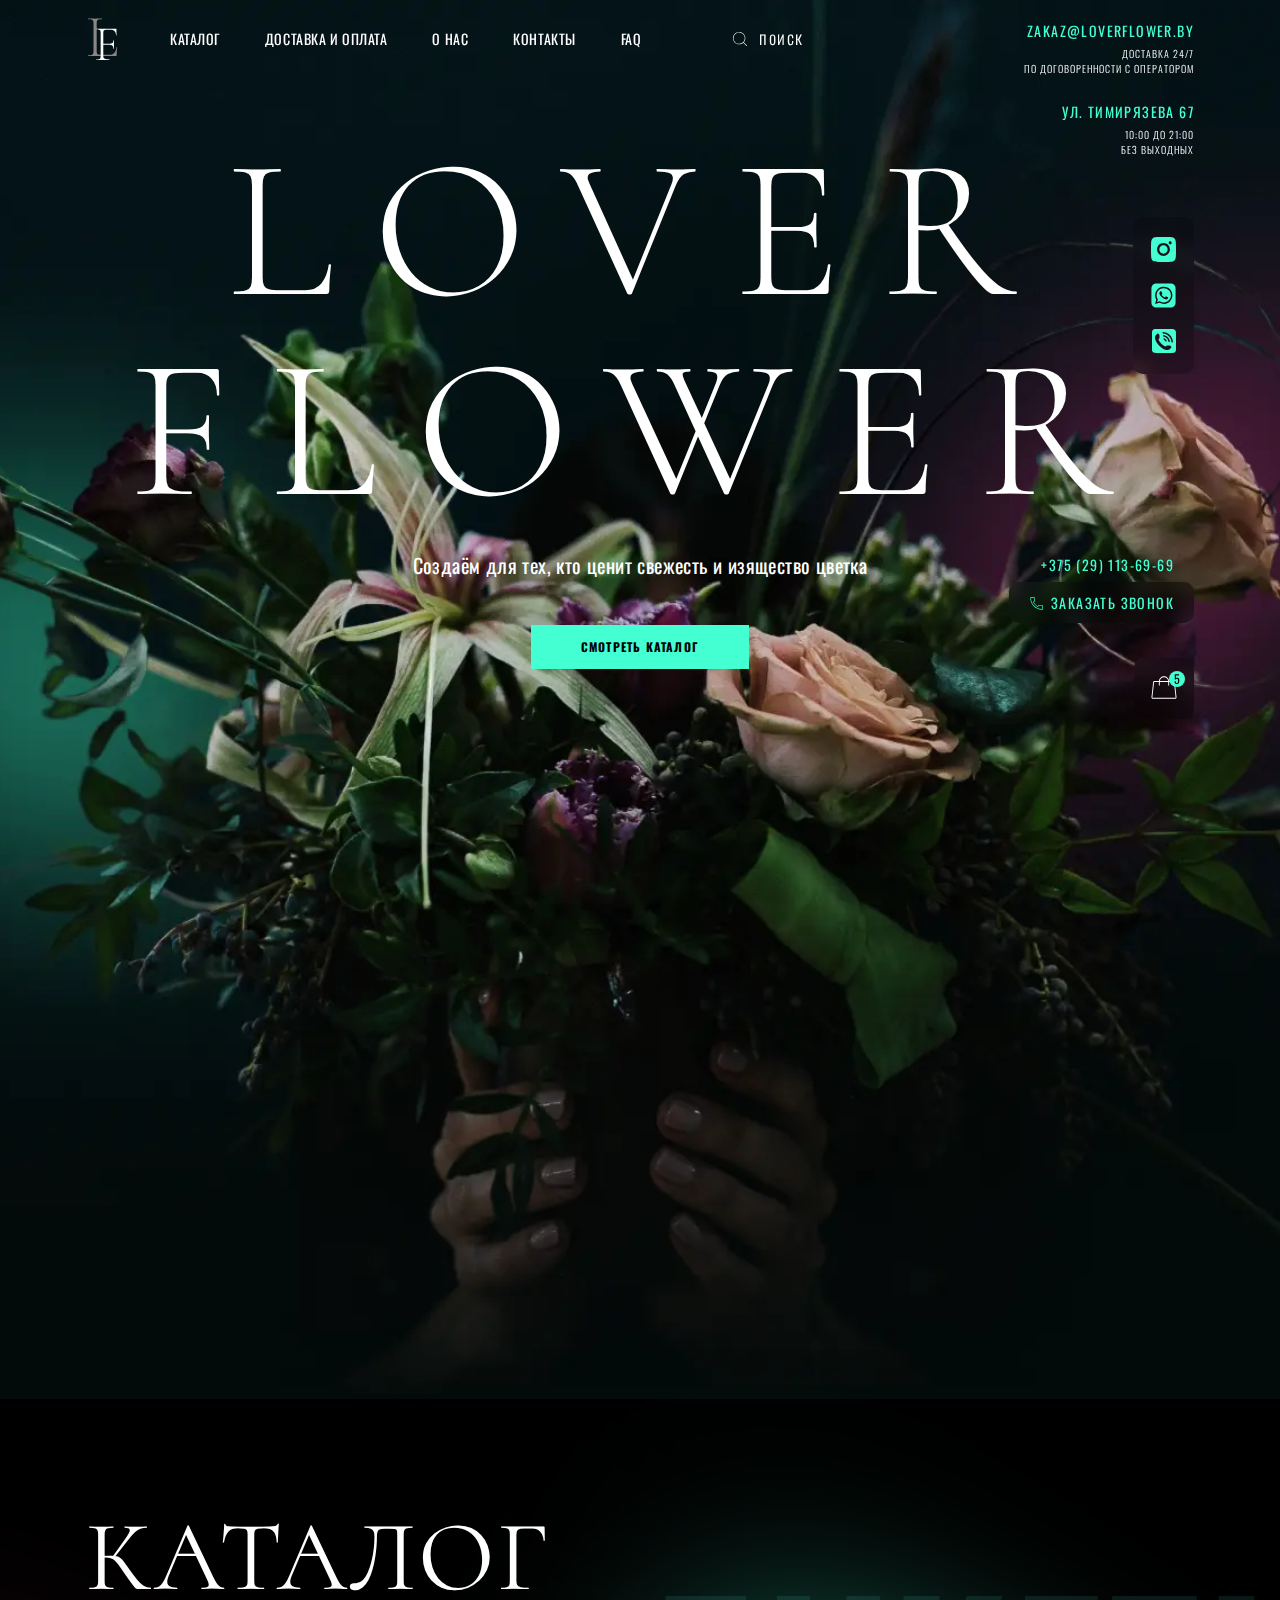
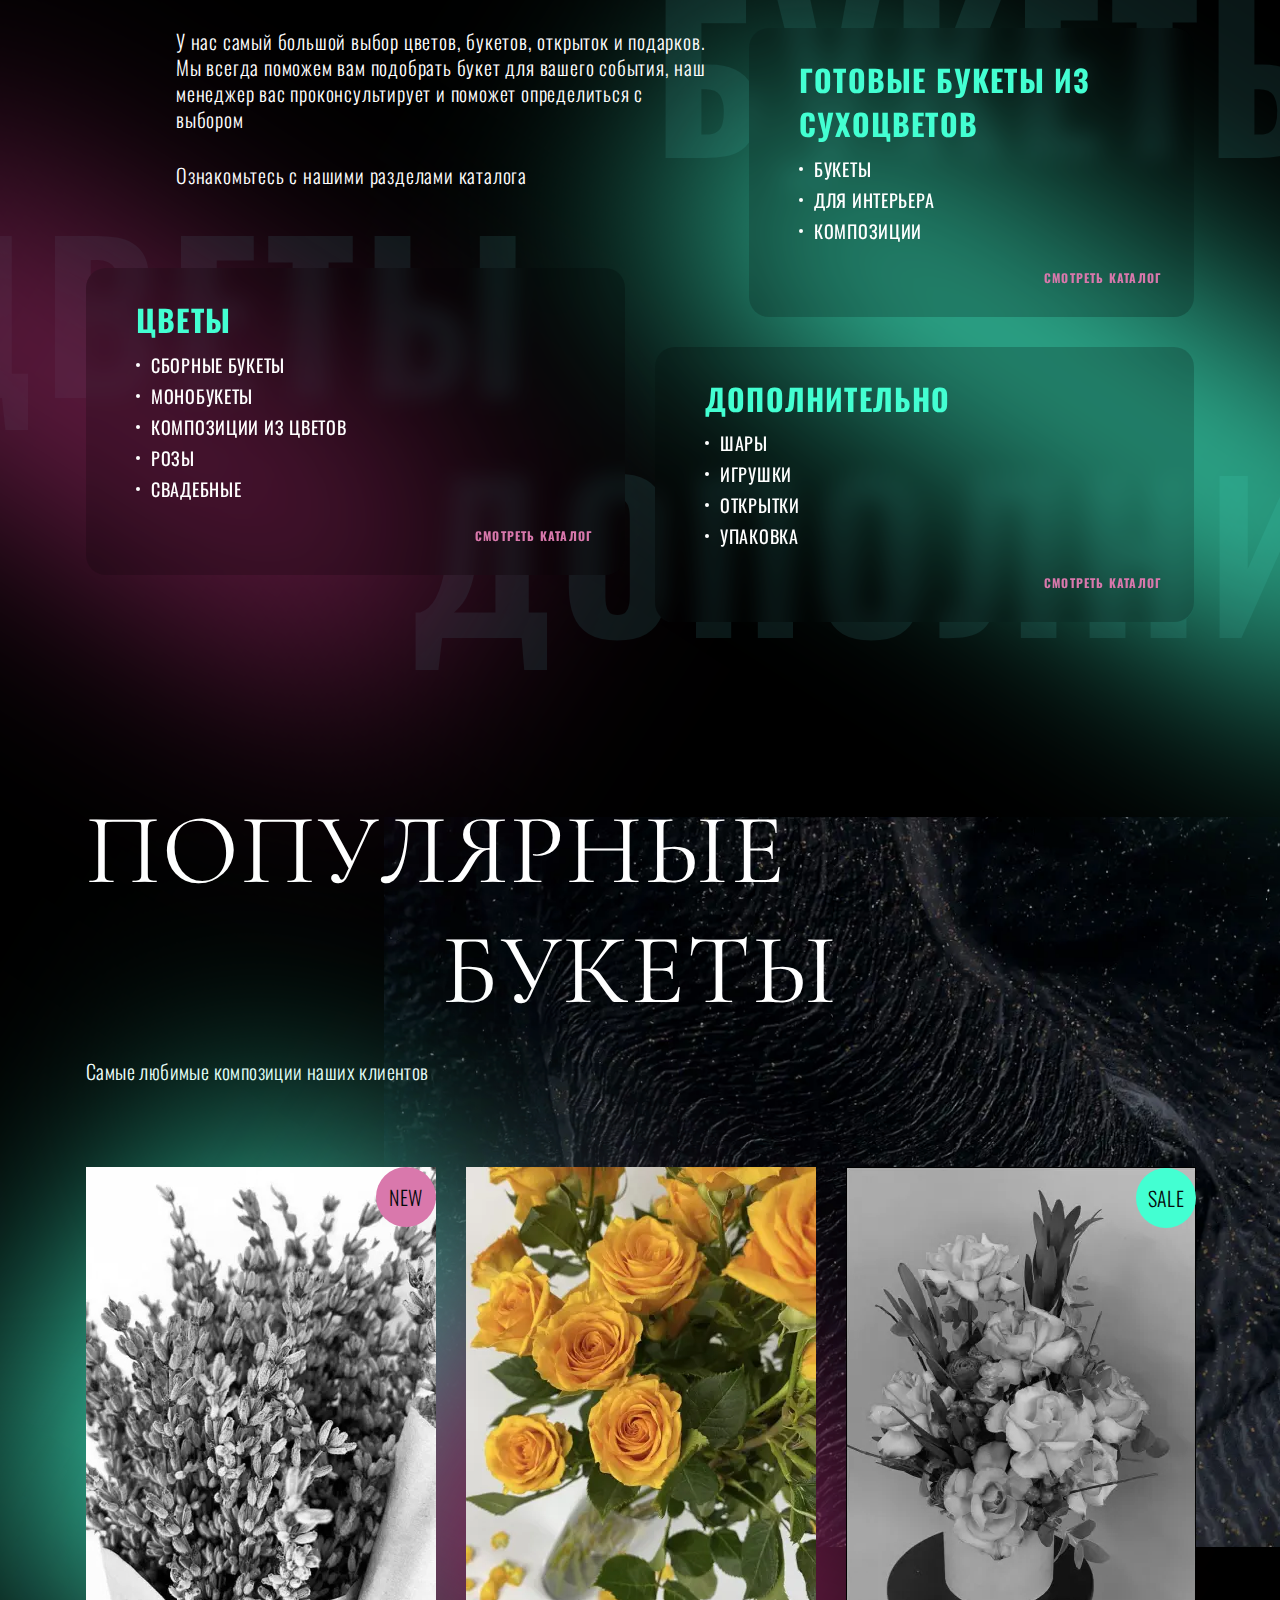
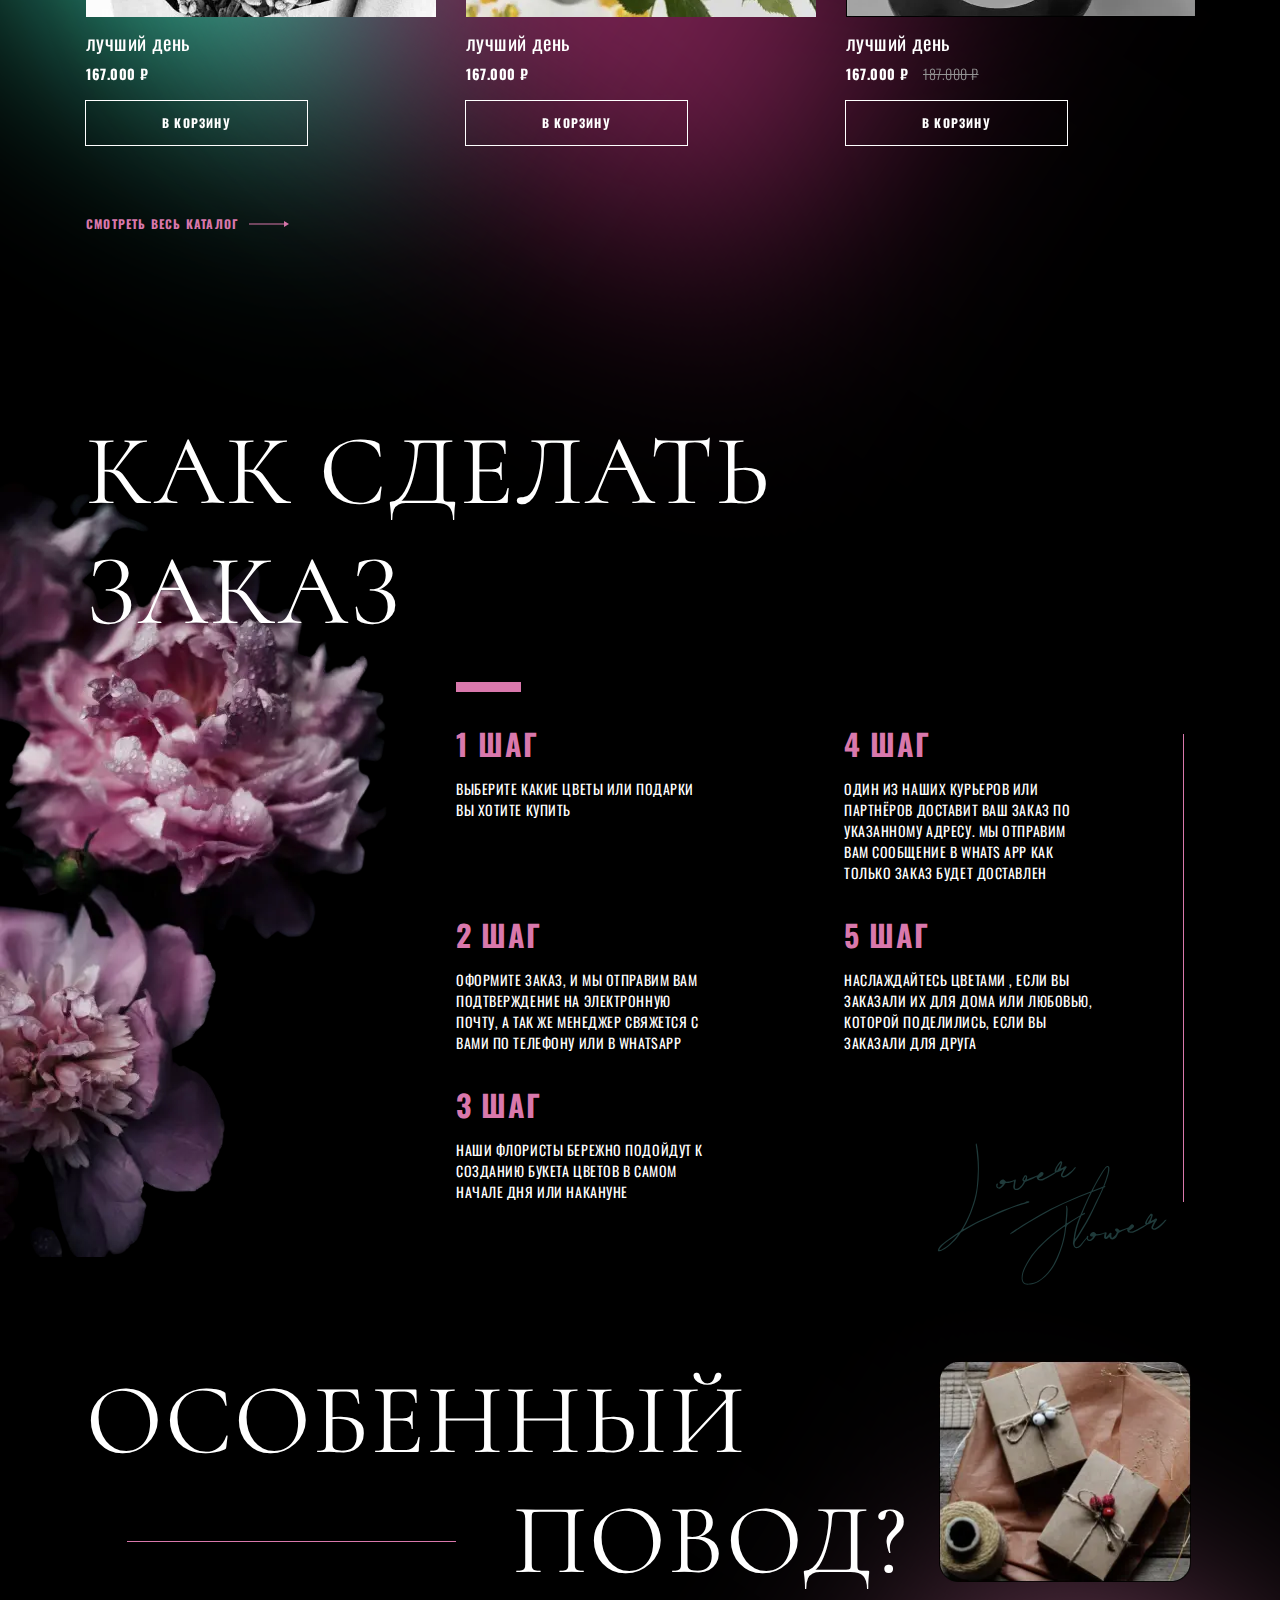
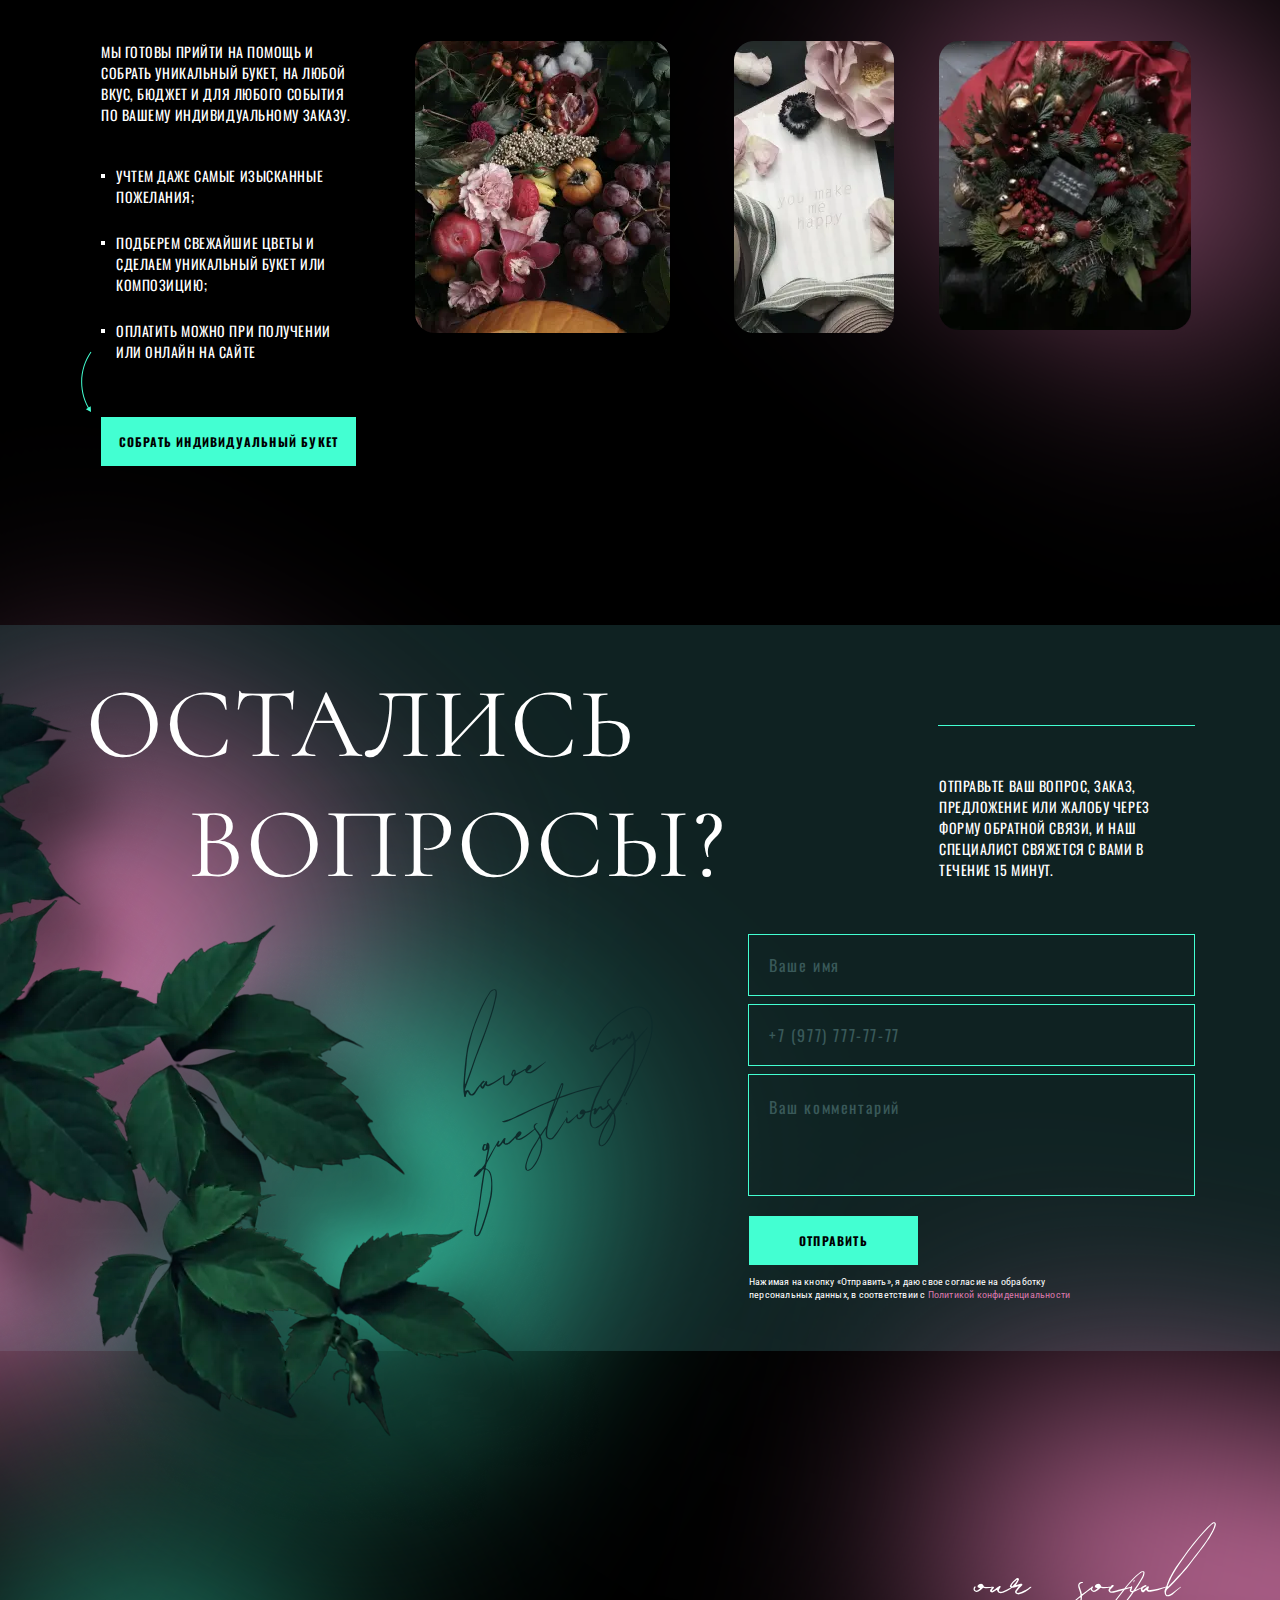
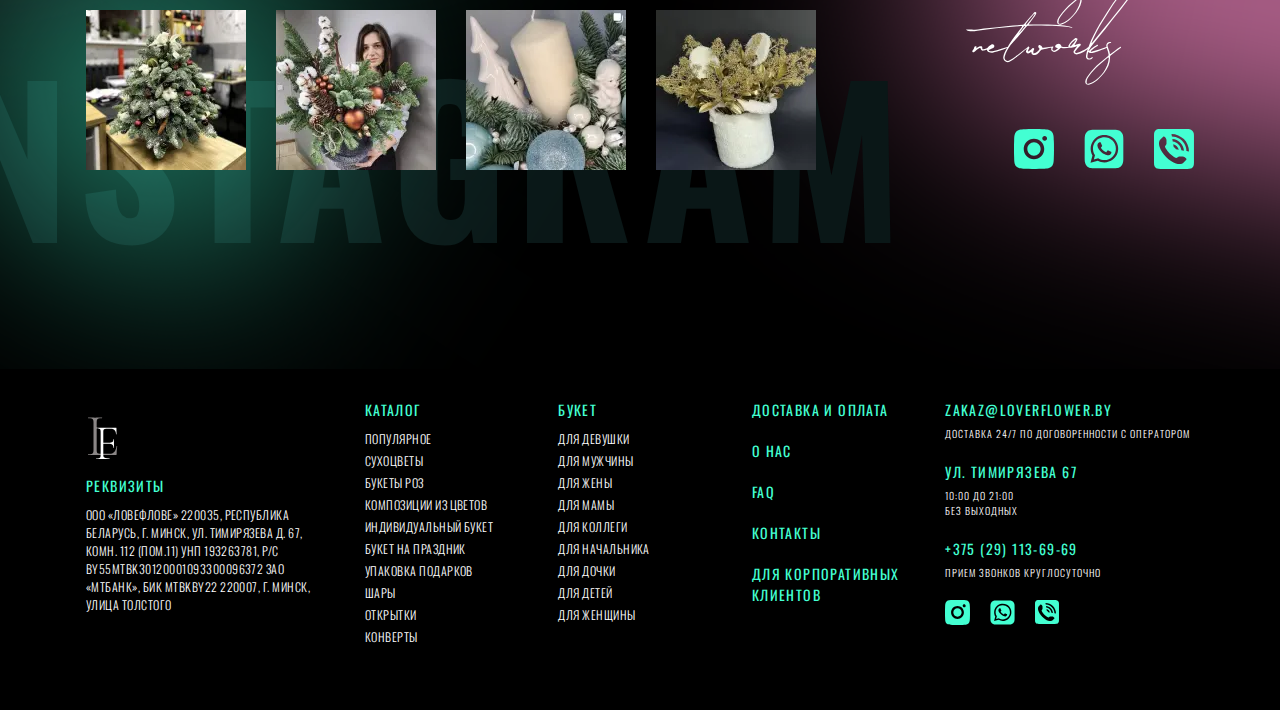
<file: index.html>
<!DOCTYPE html>
<html lang="ru">

<head>
	<title>Lover Flower</title>
	<meta charset="UTF-8">
	<meta name="format-detection" content="telephone=no">
	<!-- <style>body{opacity: 0;}</style> -->
	<link rel="stylesheet" href="css/style.min.css?_v=20230830112647">
	<link rel="shortcut icon" href="favicon.ico">
	<!-- <meta name="robots" content="noindex, nofollow"> -->
	<meta name="viewport" content="width=device-width, initial-scale=1.0">
</head>

<body>
	<div class="wrapper">
		<header class="header">
			<div class="header__container">
				<div class="header-top">
					<div class="header__menu menu">
						<div class="menu__icon">
							<span></span>
						</div>
						<a data-da=".menu__list, 767, 0" href="index.html" class="menu__logo">
							<svg width="34" height="75" viewBox="0 0 34 75" fill="none" xmlns="http://www.w3.org/2000/svg">
								<path d="M10.68 50.9C10.68 52.06 10.8 52.92 11.04 53.48C11.32 54 11.8 54.36 12.48 54.56C13.2 54.76 14.32 54.86 15.84 54.86H23.52C27.48 54.86 29.82 52.32 30.54 47.24C30.54 47.12 30.64 47.08 30.84 47.12C31.08 47.12 31.2 47.18 31.2 47.3C30.84 50.46 30.66 53.06 30.66 55.1C30.66 55.42 30.6 55.66 30.48 55.82C30.36 55.94 30.12 56 29.76 56H2.16C2.08 56 2.04 55.88 2.04 55.64C2.04 55.4 2.08 55.28 2.16 55.28C3.72 55.28 4.86 55.18 5.58 54.98C6.34 54.78 6.84 54.4 7.08 53.84C7.36 53.24 7.5 52.34 7.5 51.14V23.36C7.5 22.16 7.36 21.28 7.08 20.72C6.84 20.16 6.34 19.78 5.58 19.58C4.86 19.34 3.72 19.22 2.16 19.22C2.08 19.22 2.04 19.1 2.04 18.86C2.04 18.62 2.08 18.5 2.16 18.5L5.1 18.56C6.78 18.64 8.1 18.68 9.06 18.68C10.14 18.68 11.52 18.64 13.2 18.56L16.02 18.5C16.1 18.5 16.14 18.62 16.14 18.86C16.14 19.1 16.1 19.22 16.02 19.22C14.46 19.22 13.3 19.34 12.54 19.58C11.82 19.78 11.32 20.18 11.04 20.78C10.8 21.34 10.68 22.22 10.68 23.42V50.9Z" fill="#8A8686" />
								<path d="M30.55 35.25C30.55 35.35 30.45 35.4 30.25 35.4C30.0833 35.4 30 35.35 30 35.25C30 33.55 29.55 32.2 28.65 31.2C27.75 30.2 26.5667 29.7 25.1 29.7H21.65C20.4167 29.7 19.5 29.7833 18.9 29.95C18.3 30.1167 17.8833 30.4167 17.65 30.85C17.4167 31.2833 17.3 31.95 17.3 32.85V43.85H22.75C24.45 43.85 25.65 43.6 26.35 43.1C27.05 42.5667 27.4 41.6667 27.4 40.4C27.4 40.3333 27.5 40.3 27.7 40.3C27.9 40.3 28 40.3333 28 40.4L27.95 44.35C27.95 45.3167 27.9667 46.0333 28 46.5L28.05 48.85C28.05 48.9167 27.95 48.95 27.75 48.95C27.55 48.95 27.45 48.9167 27.45 48.85C27.45 47.35 27.0833 46.3 26.35 45.7C25.65 45.1 24.3833 44.8 22.55 44.8H17.3V55.75C17.3 56.8167 17.45 57.6 17.75 58.1C18.05 58.5667 18.6167 58.9 19.45 59.1C20.3167 59.3 21.6833 59.4 23.55 59.4C23.65 59.4 23.7 59.5 23.7 59.7C23.7 59.9 23.65 60 23.55 60C22.1833 60 21.1167 59.9833 20.35 59.95L16 59.9L12.7 59.95C12.1 59.9833 11.2667 60 10.2 60C10.1333 60 10.1 59.9 10.1 59.7C10.1 59.5 10.1333 59.4 10.2 59.4C11.5 59.4 12.45 59.3167 13.05 59.15C13.6833 58.9833 14.1 58.6667 14.3 58.2C14.5333 57.7 14.65 56.95 14.65 55.95V32.8C14.65 31.8 14.5333 31.0667 14.3 30.6C14.1 30.1333 13.6833 29.8167 13.05 29.65C12.45 29.45 11.5 29.35 10.2 29.35C10.1333 29.35 10.1 29.25 10.1 29.05C10.1 28.85 10.1333 28.75 10.2 28.75H30C30.3 28.75 30.45 28.9 30.45 29.2L30.55 35.25Z" fill="white" />
							</svg>
							<!--<div href="index.html" class="main-logo">
						<p>lover <br> flower</p>
					</div>-->
						</a>
						<nav class="menu__body">
							<ul class="menu__list">
								<li><a href="catalog.html" class="menu-link">Каталог</a></li>
								<li><a href="delivery.html" class="menu-link">Доставка и оплата </a></li>
								<li><a href="about.html" class="menu-link">О нас</a></li>
								<li><a href="contacts.html" class="menu-link">Контакты</a></li>
								<li><a href="faq.html" class="menu-link">FAQ</a></li>
								<li><a href="errror.html" class="menu-link menu-link_m">для корпоративных клиентов</a></li>
								<li class="form-head">
									<form data-da=".menu__list, 767" class="menu__form" action="post">
										<button type="submit">
											<svg class="form-find" width="18" height="18" viewBox="0 0 18 18" fill="none" xmlns="http://www.w3.org/2000/svg">
												<path d="M15.9489 15.5509L12.7239 12.326C13.8154 11.1308 14.3957 9.55591 14.3407 7.93829C14.2857 6.32068 13.5998 4.78882 12.4297 3.67051C11.2597 2.5522 9.69835 1.93626 8.0799 1.9545C6.46145 1.97273 4.91441 2.62368 3.76982 3.76807C2.62523 4.91246 1.974 6.45938 1.95548 8.07783C1.93696 9.69627 2.55263 11.2577 3.67073 12.428C4.78883 13.5982 6.32057 14.2844 7.93818 14.3397C9.55578 14.395 11.1308 13.8149 12.3261 12.7237L15.5512 15.9488C15.6039 16.0015 15.6755 16.0311 15.7501 16.0311C15.8247 16.0311 15.8962 16.0014 15.9489 15.9487C16.0017 15.8959 16.0313 15.8244 16.0313 15.7498C16.0313 15.6752 16.0016 15.6037 15.9489 15.5509ZM2.53175 8.15602C2.53175 7.0435 2.86165 5.95597 3.47974 5.03094C4.09782 4.10591 4.97632 3.38494 6.00416 2.9592C7.03199 2.53346 8.16299 2.42206 9.25413 2.6391C10.3453 2.85615 11.3476 3.39188 12.1342 4.17855C12.9209 4.96522 13.4566 5.9675 13.6737 7.05864C13.8907 8.14978 13.7793 9.28078 13.3536 10.3086C12.9278 11.3365 12.2069 12.215 11.2818 12.833C10.3568 13.4511 9.26927 13.781 8.15675 13.781C6.66542 13.7793 5.23566 13.1862 4.18113 12.1316C3.1266 11.0771 2.53343 9.64735 2.53175 8.15602Z" fill="white" />
											</svg>
										</button>
										<input type="text" placeholder="поиск">
									</form>
								</li>
								<li>
									<a href="tel:+375291136969" class="menu-link menu-link_contact">
										<svg width="16" height="16" viewBox="0 0 16 16" fill="none" xmlns="http://www.w3.org/2000/svg">
											<path d="M12.9997 14.6667C13.551 14.6667 13.9997 14.218 13.9997 13.6667V11.3333C13.9997 10.782 13.551 10.3333 12.9997 10.3333C12.2197 10.3333 11.453 10.2107 10.7197 9.96867C10.5444 9.91331 10.3573 9.90659 10.1785 9.94921C9.99971 9.99183 9.83582 10.0822 9.70434 10.2107L8.74434 11.1707C7.08508 10.2699 5.72236 8.90762 4.82101 7.24867L5.77301 6.29067C6.04767 6.036 6.14634 5.64867 6.02901 5.276C5.7875 4.54153 5.66506 3.77315 5.66634 3C5.66634 2.44867 5.21767 2 4.66634 2H2.33301C1.78167 2 1.33301 2.44867 1.33301 3C1.33301 9.43333 6.56634 14.6667 12.9997 14.6667ZM2.33301 2.66667H4.66634C4.75475 2.66667 4.83953 2.70179 4.90204 2.7643C4.96456 2.82681 4.99967 2.91159 4.99967 3C4.99967 3.85133 5.13301 4.68733 5.39501 5.48C5.41426 5.53752 5.41651 5.59937 5.40149 5.65814C5.38647 5.71691 5.35483 5.7701 5.31034 5.81133L4.00634 7.122C5.09767 9.274 6.70967 10.886 8.87167 11.9867L10.171 10.6867C10.2153 10.6428 10.2708 10.6118 10.3314 10.597C10.392 10.5822 10.4554 10.5842 10.515 10.6027C11.3123 10.8667 12.1483 11 12.9997 11C13.183 11 13.333 11.15 13.333 11.3333V13.6667C13.333 13.85 13.183 14 12.9997 14C6.93434 14 1.99967 9.06533 1.99967 3C1.99967 2.91159 2.03479 2.82681 2.09731 2.7643C2.15982 2.70179 2.2446 2.66667 2.33301 2.66667Z" fill="#43FFD2" />
										</svg>
										<div class="menu-sub-title menu-sub-title__link">+375 (29) 113-69-69</div>
									</a>
								</li>
								<li>
									<a data-da=".header__menu, 767" href="#" class="menu-link header-right__bascket">
										<svg width="30" height="30" viewBox="0 0 30 30" fill="none" xmlns="http://www.w3.org/2000/svg">
											<path d="M27.538 24.2201L25.8715 9.22006C25.8336 8.87597 25.67 8.558 25.412 8.32713C25.1541 8.09626 24.82 7.96876 24.4738 7.96908H20.1343C20.0175 6.68823 19.426 5.49732 18.4761 4.63016C17.5263 3.763 16.2865 3.28223 15.0004 3.28223C13.7142 3.28223 12.4745 3.763 11.5246 4.63016C10.5747 5.49732 9.98325 6.68823 9.86637 7.96908H5.52692C5.18075 7.96876 4.84665 8.09626 4.5887 8.32713C4.33076 8.558 4.16714 8.87597 4.12922 9.22006L2.4627 24.2201C2.44086 24.4166 2.46073 24.6156 2.52101 24.8039C2.58128 24.9923 2.68061 25.1658 2.8125 25.3132C2.94439 25.4605 3.10588 25.5784 3.28643 25.6591C3.46697 25.7398 3.66251 25.7816 3.86028 25.7816H26.1403C26.3381 25.7816 26.5336 25.7399 26.7142 25.6592C26.8948 25.5785 27.0563 25.4606 27.1882 25.3132C27.3201 25.1658 27.4194 24.9923 27.4797 24.804C27.54 24.6156 27.5599 24.4166 27.538 24.2201ZM15.0004 4.21908C16.0376 4.22046 17.0381 4.60342 17.8112 5.29499C18.5843 5.98655 19.0759 6.93838 19.1924 7.96908H10.8083C10.9248 6.93838 11.4164 5.98655 12.1895 5.29499C12.9626 4.60342 13.9631 4.22046 15.0004 4.21908ZM26.4897 24.688C26.4459 24.7374 26.3922 24.7769 26.3319 24.8038C26.2717 24.8307 26.2064 24.8445 26.1404 24.8441H3.86028C3.79436 24.8441 3.72918 24.8302 3.669 24.8033C3.60882 24.7763 3.55499 24.737 3.51103 24.6879C3.46707 24.6388 3.43396 24.5809 3.41388 24.5182C3.39379 24.4554 3.38717 24.3891 3.39446 24.3235L5.0611 9.32354C5.07374 9.20886 5.12828 9.10289 5.21424 9.02594C5.30021 8.949 5.41155 8.90649 5.52692 8.90658H9.84411V12.1878C9.84411 12.3122 9.89349 12.4314 9.9814 12.5193C10.0693 12.6072 10.1885 12.6566 10.3129 12.6566C10.4372 12.6566 10.5564 12.6072 10.6443 12.5193C10.7322 12.4314 10.7816 12.3122 10.7816 12.1878V8.90658H19.2191V12.1878C19.2191 12.3122 19.2685 12.4314 19.3564 12.5193C19.4443 12.6072 19.5635 12.6566 19.6879 12.6566C19.8122 12.6566 19.9314 12.6072 20.0193 12.5193C20.1072 12.4314 20.1566 12.3122 20.1566 12.1878V8.90658H24.4738C24.5892 8.90649 24.7005 8.949 24.7865 9.02594C24.8724 9.10289 24.927 9.20886 24.9396 9.32354L26.6063 24.3235C26.6139 24.3891 26.6075 24.4555 26.5873 24.5184C26.5672 24.5812 26.5339 24.639 26.4897 24.688Z" fill="white" />
										</svg>
										<p class="bascket-counter">5</p>
									</a>
								</li>
							</ul>
						</nav>
					</div>
				</div>
				<div class="header-right">
					<div class="header-right__body">
						<div data-da=".menu__list, 767" class="header-right__delivery delivery-block">
							<a href="mailto:zakaz@loverflower.by" class="delivery-block__sub-title menu-sub-title menu-sub-title__link">zakaz@loverflower.by</a>
							<div class="delivery-block__text menu-text">Доставка 24/7 <br> по договоренности с оператором</div>
						</div>
						<div data-da=".menu__list, 767" class="header-right__adress adress-block">
							<div class="adress-block__adress menu-sub-title">ул. Тимирязева 67</div>
							<div class="adress-block__schedule menu-text">
								<p>10:00 до 21:00</p>
								<p>без выходных</p>
							</div>
						</div>
						<div data-da=".menu__list, 767, 15" class="header-right__social social">
							<ul class="social__list">
								<li>
									<a href="errror.html" class="social__item">
										<svg width="25" height="25" viewBox="0 0 25 25" fill="none" xmlns="http://www.w3.org/2000/svg">
											<path d="M12.4884 8.32593C10.1947 8.32593 8.3228 10.1978 8.3228 12.4916C8.3228 14.7853 10.1947 16.6572 12.4884 16.6572C14.7822 16.6572 16.6541 14.7853 16.6541 12.4916C16.6541 10.1978 14.7822 8.32593 12.4884 8.32593ZM24.9822 12.4916C24.9822 10.7666 24.9978 9.05718 24.9009 7.3353C24.8041 5.3353 24.951 2.95371 23.4885 1.49121C22.0229 0.0255859 19.6478 0.179054 17.6478 0.0821795C15.9228 -0.0146955 14.2134 0.000929513 12.4916 0.000929513C10.7666 0.000929513 9.05718 -0.0146955 7.3353 0.0821795C5.3353 0.179054 2.95103 0.028711 1.48853 1.49121C0.0229003 2.95684 0.179054 5.3353 0.0821795 7.3353C-0.0146955 9.0603 0.000929513 10.7697 0.000929513 12.4916C0.000929513 14.2134 -0.0146955 15.9259 0.0821795 17.6478C0.179054 19.6478 0.0260254 22.0287 1.48853 23.4912C2.95415 24.9568 5.3353 24.8041 7.3353 24.9009C9.0603 24.9978 10.7697 24.9822 12.4916 24.9822C14.2166 24.9822 15.9259 24.9978 17.6478 24.9009C19.6478 24.8041 22.026 24.9537 23.4885 23.4912C24.9542 22.0256 24.8041 19.6478 24.9009 17.6478C25.0009 15.9259 24.9822 14.2166 24.9822 12.4916ZM12.4884 18.9009C8.94155 18.9009 6.07905 16.0384 6.07905 12.4916C6.07905 8.94468 8.94155 6.08218 12.4884 6.08218C16.0353 6.08218 18.8978 8.94468 18.8978 12.4916C18.8978 16.0384 16.0353 18.9009 12.4884 18.9009ZM19.1603 7.31655C18.3322 7.31655 17.6634 6.6478 17.6634 5.81968C17.6634 4.99155 18.3322 4.3228 19.1603 4.3228C19.9884 4.3228 20.6572 4.99155 20.6572 5.81968C20.6574 6.01632 20.6189 6.21108 20.5437 6.3928C20.4686 6.57452 20.3584 6.73963 20.2193 6.87868C20.0803 7.01773 19.9151 7.12798 19.7334 7.20311C19.5517 7.27825 19.3569 7.3168 19.1603 7.31655Z" fill="#43FFD2" />
										</svg>
									</a>
								</li>
								<li>
									<a href="errror.html" class="social__item">
										<svg width="25" height="25" viewBox="0 0 25 25" fill="none" xmlns="http://www.w3.org/2000/svg">
											<path d="M24.5716 5.91128C24.5615 5.39288 24.52 4.87556 24.4471 4.3622C24.3603 3.90557 24.2128 3.46262 24.0085 3.04512C23.5612 2.16219 22.8442 1.44477 21.9616 0.996992C21.5468 0.793645 21.1067 0.646542 20.653 0.559576C20.1357 0.485242 19.6143 0.44287 19.0918 0.432701C18.8707 0.424242 18.5843 0.420617 18.4514 0.420617L6.5517 0.416992C6.41879 0.416992 6.13241 0.420617 5.91128 0.429076C5.39287 0.439064 4.87556 0.480627 4.3622 0.553534C3.90557 0.64034 3.46262 0.787858 3.04512 0.992159C2.16224 1.43948 1.44484 2.15646 0.996992 3.03908C0.793698 3.45391 0.646598 3.894 0.559576 4.3477C0.484904 4.86497 0.442129 5.38634 0.431492 5.90887C0.424242 6.12999 0.419409 6.41637 0.419409 6.54928L0.416992 18.4489C0.416992 18.5819 0.420617 18.8682 0.429076 19.0894C0.439064 19.6078 0.480627 20.1251 0.553534 20.6385C0.640354 21.0951 0.787871 21.538 0.992159 21.9555C1.43948 22.8384 2.15646 23.5558 3.03908 24.0037C3.45393 24.2069 3.894 24.354 4.3477 24.4411C4.86499 24.5154 5.38637 24.5578 5.90887 24.5679C6.12999 24.5764 6.41637 24.58 6.54928 24.58L18.449 24.5824C18.5819 24.5824 18.8682 24.5788 19.0894 24.5704C19.6078 24.5603 20.1251 24.5188 20.6385 24.4459C21.0951 24.359 21.538 24.2115 21.9555 24.0073C22.8389 23.5602 23.5567 22.8432 24.0049 21.9604C24.2082 21.5455 24.3553 21.1055 24.4423 20.6517C24.517 20.1345 24.5598 19.6131 24.5704 19.0906C24.5776 18.8694 24.5825 18.5831 24.5825 18.4502L24.5837 6.5517C24.5837 6.41878 24.58 6.13241 24.5716 5.91128ZM12.7625 20.9067H12.7589C11.3206 20.9064 9.90524 20.5458 8.64212 19.8579L4.07462 21.0553L5.29745 16.5929C4.35067 14.95 3.97236 13.0406 4.22119 11.1607C4.47002 9.28091 5.33208 7.53568 6.67371 6.19564C8.01535 4.8556 9.7616 3.99562 11.6417 3.74903C13.5219 3.50243 15.4308 3.88301 17.0727 4.83175C18.7145 5.78049 19.9974 7.24439 20.7226 8.99647C21.4478 10.7486 21.5747 12.691 21.0836 14.5225C20.5925 16.354 19.5109 17.9724 18.0064 19.1267C16.502 20.2809 14.6588 20.9066 12.7625 20.9067Z" fill="#43FFD2" />
											<path d="M12.7664 5.13011C11.4869 5.12974 10.2306 5.47217 9.12829 6.12178C8.02594 6.77139 7.11775 7.70447 6.49817 8.82398C5.87859 9.94349 5.57025 11.2085 5.60521 12.4876C5.64017 13.7666 6.01716 15.013 6.69697 16.0969L6.86734 16.3676L6.14355 19.009L8.85384 18.2985L9.11484 18.4532C10.2182 19.1066 11.4769 19.4514 12.7592 19.4513H12.7628C14.6621 19.4516 16.4837 18.6974 17.8269 17.3547C19.1701 16.0119 19.9249 14.1906 19.9252 12.2913C19.9255 10.392 19.1713 8.57043 17.8286 7.22722C16.4858 5.88401 14.6645 5.12923 12.7652 5.12891L12.7664 5.13011ZM16.9763 15.3647C16.8179 15.6263 16.6071 15.8522 16.3571 16.0284C16.1072 16.2045 15.8234 16.327 15.5238 16.3882C15.0715 16.4657 14.6073 16.4368 14.1681 16.3036C13.7516 16.1738 13.3422 16.0221 12.9416 15.8492C11.4551 15.1032 10.188 13.9835 9.26467 12.6C8.76101 11.9596 8.45528 11.186 8.38501 10.3743C8.3792 10.0392 8.44325 9.70664 8.57307 9.3977C8.70288 9.08876 8.89562 8.81025 9.13901 8.57991C9.21094 8.49785 9.29905 8.43156 9.39782 8.38519C9.4966 8.33882 9.60389 8.31337 9.71297 8.31045C9.85555 8.31045 9.99934 8.31045 10.125 8.3177C10.2579 8.32374 10.4343 8.26695 10.6083 8.68745C10.7896 9.11762 11.2198 10.1773 11.2729 10.2849C11.3071 10.3412 11.3266 10.4052 11.3297 10.4711C11.3329 10.5369 11.3196 10.6025 11.291 10.6619C11.2368 10.7911 11.1644 10.912 11.076 11.0207C10.9672 11.1464 10.85 11.3011 10.7533 11.3977C10.6446 11.5053 10.5334 11.6213 10.6579 11.8364C10.9811 12.3898 11.3847 12.8923 11.8553 13.3274C12.366 13.7815 12.952 14.1429 13.5869 14.3956C13.802 14.5044 13.9276 14.485 14.0533 14.3412C14.179 14.1974 14.591 13.7129 14.7348 13.4978C14.8786 13.2827 15.0212 13.319 15.2181 13.3903C15.4151 13.4616 16.4748 13.9824 16.6899 14.0911C16.905 14.1999 17.0488 14.2518 17.1019 14.3412C17.1609 14.6873 17.1172 15.0431 16.9763 15.3647Z" fill="#43FFD2" />
										</svg>
									</a>
								</li>
								<li>
									<a href="errror.html" class="social__item">
										<svg width="24" height="24" viewBox="0 0 24 24" fill="none" xmlns="http://www.w3.org/2000/svg">
											<path d="M19.9902 24H3.99023C1.99023 24 1.46365 23.707 0.878289 23.1211C0.292923 22.5352 -0.00976562 22 0.000240437 20V4C0.000240437 2 0.292923 1.46484 0.878289 0.878906C1.46365 0.292969 1.99023 0 3.99023 0H19.9902C20.8175 0 22.0036 0.0124413 22.9902 1C23.9768 1.98756 23.9768 3.17188 23.9768 4V20C23.9902 22 23.6841 22.5352 23.0988 23.1211C22.5134 23.707 21.9902 24 19.9902 24ZM7.49292 9V6.75C7.49292 6.32812 7.36414 5.91406 7.10658 5.50781C6.84902 5.10156 6.56414 4.8125 6.25195 4.64062C5.93975 4.46875 5.6978 4.46094 5.52609 4.61719L3.81683 6.35156C3.34853 6.82031 3.08317 7.44922 3.02073 8.23828C2.95829 9.02734 3.07926 9.88672 3.38366 10.8164C3.68805 11.7461 4.17585 12.7305 4.84707 13.7695C5.51829 14.8086 6.32219 15.7969 7.25878 16.7344C8.19536 17.6719 9.18268 18.4766 10.2207 19.1484C11.2588 19.8203 12.2422 20.3125 13.171 20.625C14.0998 20.9375 14.9583 21.0625 15.7466 21C16.5349 20.9375 17.1632 20.6719 17.6315 20.2031L19.3641 18.4688C19.5202 18.3125 19.5124 18.0742 19.3407 17.7539C19.169 17.4336 18.8802 17.1445 18.4744 16.8867C18.0685 16.6289 17.6549 16.5 17.2334 16.5H14.9856L13.4637 17.4375C12.7612 17.25 11.8949 16.7422 10.8646 15.9141C9.83439 15.0859 8.90561 14.1562 8.07829 13.125C7.25097 12.0938 6.74365 11.2266 6.55634 10.5234L7.49292 9ZM16.4373 12.75L17.9593 13.0078C17.8344 11.1328 17.1085 9.53125 15.7817 8.20312C14.4549 6.875 12.8627 6.14844 11.0051 6.02344L11.2393 7.54688C12.5973 7.71875 13.7602 8.28906 14.728 9.25781C15.6959 10.2266 16.2656 11.3906 16.4373 12.75ZM11.5202 9.11719L11.8012 10.8047C12.41 11.1016 12.8705 11.5625 13.1827 12.1875L14.8685 12.4688C14.6656 11.6406 14.2637 10.9258 13.6627 10.3242C13.0617 9.72266 12.3476 9.32031 11.5202 9.11719ZM10.49 3L10.7476 4.52344C12.3085 4.55469 13.7485 4.96484 15.0676 5.75391C16.3866 6.54297 17.4402 7.59766 18.2285 8.91797C19.0168 10.2383 19.4266 11.6797 19.4578 13.2422L20.9798 13.5C20.9798 12.0781 20.7027 10.7188 20.1485 9.42188C19.5944 8.125 18.849 7.00781 17.9124 6.07031C16.9759 5.13281 15.8598 4.38672 14.5641 3.83203C13.2685 3.27734 11.9105 3 10.49 3Z" fill="#43FFD2" />
										</svg>
									</a>
								</li>
							</ul>
						</div>
						<div class="header-right__call call-header-right">
							<a data-da=".menu__list, 767" href="tel:+375291136969" class="call-header-right__number menu-sub-title menu-sub-title__link">+375 (29) 113-69-69</a>
							<a href="tel:+375291136969" class="call-header-right__order-call">
								<svg width="16" height="16" viewBox="0 0 16 16" fill="none" xmlns="http://www.w3.org/2000/svg">
									<path d="M12.9997 14.6667C13.551 14.6667 13.9997 14.218 13.9997 13.6667V11.3333C13.9997 10.782 13.551 10.3333 12.9997 10.3333C12.2197 10.3333 11.453 10.2107 10.7197 9.96867C10.5444 9.91331 10.3573 9.90659 10.1785 9.94921C9.99971 9.99183 9.83582 10.0822 9.70434 10.2107L8.74434 11.1707C7.08508 10.2699 5.72236 8.90762 4.82101 7.24867L5.77301 6.29067C6.04767 6.036 6.14634 5.64867 6.02901 5.276C5.7875 4.54153 5.66506 3.77315 5.66634 3C5.66634 2.44867 5.21767 2 4.66634 2H2.33301C1.78167 2 1.33301 2.44867 1.33301 3C1.33301 9.43333 6.56634 14.6667 12.9997 14.6667ZM2.33301 2.66667H4.66634C4.75475 2.66667 4.83953 2.70179 4.90204 2.7643C4.96456 2.82681 4.99967 2.91159 4.99967 3C4.99967 3.85133 5.13301 4.68733 5.39501 5.48C5.41426 5.53752 5.41651 5.59937 5.40149 5.65814C5.38647 5.71691 5.35483 5.7701 5.31034 5.81133L4.00634 7.122C5.09767 9.274 6.70967 10.886 8.87167 11.9867L10.171 10.6867C10.2153 10.6428 10.2708 10.6118 10.3314 10.597C10.392 10.5822 10.4554 10.5842 10.515 10.6027C11.3123 10.8667 12.1483 11 12.9997 11C13.183 11 13.333 11.15 13.333 11.3333V13.6667C13.333 13.85 13.183 14 12.9997 14C6.93434 14 1.99967 9.06533 1.99967 3C1.99967 2.91159 2.03479 2.82681 2.09731 2.7643C2.15982 2.70179 2.2446 2.66667 2.33301 2.66667Z" fill="#43FFD2" />
								</svg>
								<div class="menu-sub-title menu-sub-title__link">заказать звонок</div>
							</a>
						</div>
						<a href="#" class="header-right__bascket_big">
							<svg width="30" height="30" viewBox="0 0 30 30" fill="none" xmlns="http://www.w3.org/2000/svg">
								<path d="M27.538 24.2201L25.8715 9.22006C25.8336 8.87597 25.67 8.558 25.412 8.32713C25.1541 8.09626 24.82 7.96876 24.4738 7.96908H20.1343C20.0175 6.68823 19.426 5.49732 18.4761 4.63016C17.5263 3.763 16.2865 3.28223 15.0004 3.28223C13.7142 3.28223 12.4745 3.763 11.5246 4.63016C10.5747 5.49732 9.98325 6.68823 9.86637 7.96908H5.52692C5.18075 7.96876 4.84665 8.09626 4.5887 8.32713C4.33076 8.558 4.16714 8.87597 4.12922 9.22006L2.4627 24.2201C2.44086 24.4166 2.46073 24.6156 2.52101 24.8039C2.58128 24.9923 2.68061 25.1658 2.8125 25.3132C2.94439 25.4605 3.10588 25.5784 3.28643 25.6591C3.46697 25.7398 3.66251 25.7816 3.86028 25.7816H26.1403C26.3381 25.7816 26.5336 25.7399 26.7142 25.6592C26.8948 25.5785 27.0563 25.4606 27.1882 25.3132C27.3201 25.1658 27.4194 24.9923 27.4797 24.804C27.54 24.6156 27.5599 24.4166 27.538 24.2201ZM15.0004 4.21908C16.0376 4.22046 17.0381 4.60342 17.8112 5.29499C18.5843 5.98655 19.0759 6.93838 19.1924 7.96908H10.8083C10.9248 6.93838 11.4164 5.98655 12.1895 5.29499C12.9626 4.60342 13.9631 4.22046 15.0004 4.21908ZM26.4897 24.688C26.4459 24.7374 26.3922 24.7769 26.3319 24.8038C26.2717 24.8307 26.2064 24.8445 26.1404 24.8441H3.86028C3.79436 24.8441 3.72918 24.8302 3.669 24.8033C3.60882 24.7763 3.55499 24.737 3.51103 24.6879C3.46707 24.6388 3.43396 24.5809 3.41388 24.5182C3.39379 24.4554 3.38717 24.3891 3.39446 24.3235L5.0611 9.32354C5.07374 9.20886 5.12828 9.10289 5.21424 9.02594C5.30021 8.949 5.41155 8.90649 5.52692 8.90658H9.84411V12.1878C9.84411 12.3122 9.89349 12.4314 9.9814 12.5193C10.0693 12.6072 10.1885 12.6566 10.3129 12.6566C10.4372 12.6566 10.5564 12.6072 10.6443 12.5193C10.7322 12.4314 10.7816 12.3122 10.7816 12.1878V8.90658H19.2191V12.1878C19.2191 12.3122 19.2685 12.4314 19.3564 12.5193C19.4443 12.6072 19.5635 12.6566 19.6879 12.6566C19.8122 12.6566 19.9314 12.6072 20.0193 12.5193C20.1072 12.4314 20.1566 12.3122 20.1566 12.1878V8.90658H24.4738C24.5892 8.90649 24.7005 8.949 24.7865 9.02594C24.8724 9.10289 24.927 9.20886 24.9396 9.32354L26.6063 24.3235C26.6139 24.3891 26.6075 24.4555 26.5873 24.5184C26.5672 24.5812 26.5339 24.639 26.4897 24.688Z" fill="white" />
							</svg>
							<p class="bascket-counter_big">5</p>
						</a>
					</div>
				</div>
			</div>
		</header>

		<main class="page">
			<section class="main-screen">
				<div class="main-screen__container">
					<div class="main-screen__title">
						<p>lover</p>
						<p>flower</p>
					</div>
					<div class="main-screen__content-box">
						<h2 class="main-screen__text">
							Создаём для тех, кто ценит свежесть и изящество цветка
						</h2>
						<div class="main-screen__button-box">
							<a href="catalog.html" class="main-screen__button button">смотреть каталог</a>
						</div>
					</div>
					<div class="main-screen__sign">
						<picture><source srcset="img/main-screen/sign.webp" type="image/webp"><img src="img/main-screen/sign.png" alt="sign"></picture>
					</div>
				</div>
				<div class="main-screen__image-ibg">
					<picture><source srcset="img/main-screen/main-image.webp" type="image/webp"><img src="img/main-screen/main-image.png" alt="image"></picture>
				</div>
			</section>
			<section class="catalog">
				<div class="catalog__container">
					<h2 class="catalog__title title">каталог</h2>
					<div class="catalog__body">
						<div class="catalog__column column-catalog column-catalog_1">
							<div class="column-catalog__text-block">
								<p>У нас самый большой выбор цветов, букетов, открыток и подарков. Мы всегда поможем вам подобрать букет для вашего события, наш менеджер вас проконсультирует и поможет определиться с выбором</p>
								<p>Ознакомьтесь с нашими разделами каталога</p>
							</div>
							<div class="column-catalog__element elemen-catalog elemen-catalog_1">
								<div class="elemen-catalog__title sub-title-green">Цветы</div>
								<ul class="elemen-catalog__list">
									<li class="elemen-catalog__item">Сборные букеты</li>
									<li class="elemen-catalog__item">Монобукеты</li>
									<li class="elemen-catalog__item">Композиции из цветов</li>
									<li class="elemen-catalog__item">розы</li>
									<li class="elemen-catalog__item">свадебные</li>
								</ul>
								<a href="catalog.html" class="elemen-catalog__link link-pink"><span>смотреть каталог</span></a>
							</div>
						</div>
						<div class="catalog__column column-catalog column-catalog_2">
							<div class="column-catalog__element elemen-catalog elemen-catalog_2">
								<div class="elemen-catalog__title sub-title-green">готовые букеты из сухоцветов</div>
								<ul class="elemen-catalog__list">
									<li class="elemen-catalog__item">букеты</li>
									<li class="elemen-catalog__item">для интерьера</li>
									<li class="elemen-catalog__item">Композиции</li>
								</ul>
								<a href="catalog.html" class="elemen-catalog__link link-pink"><span>смотреть каталог</span></a>
							</div>
							<div class="column-catalog__element elemen-catalog elemen-catalog_3">
								<div class="elemen-catalog__title sub-title-green">дополнительно</div>
								<ul class="elemen-catalog__list">
									<li class="elemen-catalog__item">шары</li>
									<li class="elemen-catalog__item">игрушки</li>
									<li class="elemen-catalog__item">открытки</li>
									<li class="elemen-catalog__item">упаковка</li>
								</ul>
								<a href="catalog.html" class="elemen-catalog__link link-pink"><span>смотреть каталог</span></a>
							</div>
						</div>
					</div>
					<div class="catalog__words-decor-ibg">
						<p>букеты</p>
						<p>Цветы</p>
						<p>дополнительно</p>
					</div>
				</div>
			</section>
			<section class="popular">
				<div class="popular__container">
					<div class="popular__title title">
						<p>Популярные</p>
						<p>букеты</p>
					</div>
					<h3 class="popular__text">Самые любимые композиции наших клиентов</h3>
					<div class="popular__content">
						<div class="popular__item item-popular item-popular_1">
							<div class="item-popular__image">
								<picture><source srcset="img/popular/04.webp" type="image/webp"><img src="img/popular/04.jpg" alt="image"></picture>
							</div>
							<div class="item-popular__title text_t">лучший день</div>
							<div class="item-popular__price">167.000 ₽</div>
							<a href="#" class="item-popular__button button-transparent">В корзину</a>
							<div class="item-popular__decor_new">NEW</div>
						</div>
						<div class="popular__item item-popular item-popular_2">
							<div class="item-popular__image">
								<picture><source srcset="img/popular/05.webp" type="image/webp"><img src="img/popular/05.jpg" alt="image"></picture>
							</div>
							<div class="item-popular__title text_t">лучший день</div>
							<div class="item-popular__price">167.000 ₽</div>
							<a href="#" class="item-popular__button button-transparent">В корзину</a>
						</div>
						<div class="popular__item item-popular item-popular_3">
							<div class="item-popular__image">
								<picture><source srcset="img/popular/06.webp" type="image/webp"><img src="img/popular/06.jpg" alt="image"></picture>
							</div>
							<div class="item-popular__title text_t">лучший день</div>
							<div class="item-popular__price">167.000 ₽ <p>187.000 ₽</p>
							</div>
							<a href="#" class="item-popular__button button-transparent">В корзину</a>
							<div class="item-popular__decor_sale">SALE</div>
						</div>
						<div class="popular__item item-popular item-popular_4">
							<div class="item-popular__image">
								<picture><source srcset="img/popular/05.webp" type="image/webp"><img src="img/popular/05.jpg" alt="image"></picture>
							</div>
							<div class="item-popular__title text_t">лучший день</div>
							<div class="item-popular__price">167.000 ₽</div>
							<a href="#" class="item-popular__button button-transparent">В корзину</a>
						</div>
					</div>
					<a href="catalog.html" class="popular__link link-pink"><span>смотреть весь каталог</span></a>
				</div>
				<div class="popular__bg-ibg">
					<picture><source srcset="img/popular/background.webp" type="image/webp"><img src="img/popular/background.jpg" alt="image"></picture>
				</div>
			</section>
			<div class="how-order">
				<div class="how-order__container">
					<div class="how-order__decor">
						<picture><source srcset="img/how-order/decor.webp" type="image/webp"><img src="img/how-order/decor.png" alt="decor"></picture>
					</div>
					<div class="how-order__title title">
						<p>Как сделать</p>
						<p>заказ</p>
					</div>
					<div class="how-order__body">
						<div class="how-order__step step-how-order step-how-order_1">
							<div class="step-how-order__title sub-title-green">1 шаг</div>
							<div class="step-how-order__text text_f">Выберите какие цветы или подарки вы хотите купить</div>
						</div>
						<div class="how-order__step step-how-order step-how-order_4">
							<div class="step-how-order__title sub-title-green">4 шаг</div>
							<div class="step-how-order__text text_f">Один из наших курьеров или партнёров доставит ваш заказ по указанному адресу. Мы отправим вам сообщение в Whats App как только заказ будет доставлен</div>
						</div>
						<div class="how-order__step step-how-order step-how-order_2">
							<div class="step-how-order__title sub-title-green">2 шаг</div>
							<div class="step-how-order__text text_f">Оформите заказ, и мы отправим вам подтверждение на электронную почту, а так же менеджер свяжется с вами по телефону или в WhatsApp</div>
						</div>
						<div class="how-order__step step-how-order step-how-order_5">
							<div class="step-how-order__title sub-title-green">5 шаг</div>
							<div class="step-how-order__text text_f">Наслаждайтесь цветами , если вы заказали их для дома или любовью, которой поделились, если вы заказали для друга</div>
						</div>
						<div class="how-order__step step-how-order step-how-order_3">
							<div class="step-how-order__title sub-title-green">3 шаг</div>
							<div class="step-how-order__text text_f">Наши флористы бережно подойдут к созданию букета цветов в самом начале дня или накануне</div>
						</div>
						<div class="how-order__sign">
							<img src="img/sign.svg" alt="sign">
						</div>
					</div>
				</div>
			</div>
			<div class="occasion">
				<div class="occasion__container">
					<div class="occasion__body body-occasion">
						<div class="body-occasion__element body-occasion__element_1">
							<div class="body-occasion__title title">
								<p>особенный</p>
								<p>повод?</p>
								<span></span>
							</div>
						</div>
						<div class="body-occasion__element body-occasion__element_2">
							<picture><source srcset="img/occasion/01.webp" type="image/webp"><img src="img/occasion/01.png" alt="image"></picture>
						</div>
						<div class="body-occasion__element body-occasion__element_3">
							<div class="body-occasion__box body-occasion__item">
								<div class="body-occasion__text text_f">Мы готовы прийти на помощь и собрать уникальный букет, на любой вкус, бюджет и для любого события по вашему индивидуальному заказу.</div>
								<ul class="body-occasion__list text_f">
									<li>учтем даже самые изысканные пожелания;</li>
									<li>подберем свежайшие цветы и сделаем уникальный букет или композицию;</li>
									<li>
										оплатить можно при получении или онлайн на сайте
										<div class="body-occasion__decor">
											<img src="img/occasion/arrow-bottom.svg" alt="arrow">
										</div>
									</li>
								</ul>
								<button class="body-occasion__button button">собрать индивидуальный букет</button>
							</div>
							<div class="body-occasion__item body-occasion__item_2"><picture><source srcset="img/occasion/02.webp" type="image/webp"><img src="img/occasion/02.png" alt="image"></picture></div>
							<div class="body-occasion__item body-occasion__item_3"><picture><source srcset="img/occasion/03.webp" type="image/webp"><img src="img/occasion/03.png" alt="image"></picture></div>
						</div>
						<div class="body-occasion__element body-occasion__element_4">
							<picture><source srcset="img/occasion/04.webp" type="image/webp"><img src="img/occasion/04.png" alt="image"></picture>
						</div>
					</div>
				</div>
			</div>
			<section class="question">
				<div class="question__container">
					<div class="question__top">
						<div class="question__title title">
							<p>остались</p>
							<p>вопросы?</p>
						</div>
						<h3 class="question__text text_f">Отправьте ваш вопрос, заказ, предложение или жалобу через форму обратной связи, и наш специалист свяжется с вами в течение 15 минут.</h3>
					</div>
					<div class="question__bottom">
						<form class="question__form main-form">
							<input class="question__input main-form__input" autocomplete="off" placeholder="Ваше имя" type="text">
							<input class="question__input main-form__input" autocomplete="off" placeholder="+7 (977) 777-77-77" type="tel">
							<textarea class="question__text-area main-form__text-area" autocomplete="off" placeholder="Ваш комментарий"></textarea>
							<button class="question__button button main-form__button" type="submit">отправить</button>
						</form>
						<div class="question__confed confed">Нажимая на кнопку «Отправить», я даю свое согласие на обработку персональных данных, в соответствии с <a href="errror.html">Политикой конфиденциальности</a></div>
						<div class="question__sign">
							<img src="img/question/questions-decor.svg" alt="sign">
						</div>
					</div>
				</div>
				<div class="question__decor">
					<picture><source srcset="img/question/decor.webp" type="image/webp"><img src="img/question/decor.png" alt="decor"></picture>
				</div>
			</section>
			<div class="networks">
				<div class="networks__container">
					<div class="networks__head head-networks">
						<div class="head-networks__text">
							<img src="img/networks/networks-decor.svg" alt="sign">
						</div>
						<div class="head-networks__social">
							<ul class="social-networks__list">
								<li>
									<a href="errror.html" class="social__item">
										<svg width="40" height="40" viewBox="0 0 25 25" fill="none" xmlns="http://www.w3.org/2000/svg">
											<path d="M12.4884 8.32593C10.1947 8.32593 8.3228 10.1978 8.3228 12.4916C8.3228 14.7853 10.1947 16.6572 12.4884 16.6572C14.7822 16.6572 16.6541 14.7853 16.6541 12.4916C16.6541 10.1978 14.7822 8.32593 12.4884 8.32593ZM24.9822 12.4916C24.9822 10.7666 24.9978 9.05718 24.9009 7.3353C24.8041 5.3353 24.951 2.95371 23.4885 1.49121C22.0229 0.0255859 19.6478 0.179054 17.6478 0.0821795C15.9228 -0.0146955 14.2134 0.000929513 12.4916 0.000929513C10.7666 0.000929513 9.05718 -0.0146955 7.3353 0.0821795C5.3353 0.179054 2.95103 0.028711 1.48853 1.49121C0.0229003 2.95684 0.179054 5.3353 0.0821795 7.3353C-0.0146955 9.0603 0.000929513 10.7697 0.000929513 12.4916C0.000929513 14.2134 -0.0146955 15.9259 0.0821795 17.6478C0.179054 19.6478 0.0260254 22.0287 1.48853 23.4912C2.95415 24.9568 5.3353 24.8041 7.3353 24.9009C9.0603 24.9978 10.7697 24.9822 12.4916 24.9822C14.2166 24.9822 15.9259 24.9978 17.6478 24.9009C19.6478 24.8041 22.026 24.9537 23.4885 23.4912C24.9542 22.0256 24.8041 19.6478 24.9009 17.6478C25.0009 15.9259 24.9822 14.2166 24.9822 12.4916ZM12.4884 18.9009C8.94155 18.9009 6.07905 16.0384 6.07905 12.4916C6.07905 8.94468 8.94155 6.08218 12.4884 6.08218C16.0353 6.08218 18.8978 8.94468 18.8978 12.4916C18.8978 16.0384 16.0353 18.9009 12.4884 18.9009ZM19.1603 7.31655C18.3322 7.31655 17.6634 6.6478 17.6634 5.81968C17.6634 4.99155 18.3322 4.3228 19.1603 4.3228C19.9884 4.3228 20.6572 4.99155 20.6572 5.81968C20.6574 6.01632 20.6189 6.21108 20.5437 6.3928C20.4686 6.57452 20.3584 6.73963 20.2193 6.87868C20.0803 7.01773 19.9151 7.12798 19.7334 7.20311C19.5517 7.27825 19.3569 7.3168 19.1603 7.31655Z" fill="#43FFD2" />
										</svg>
									</a>
								</li>
								<li>
									<a href="errror.html" class="social__item">
										<svg width="40" height="40" viewBox="0 0 25 25" fill="none" xmlns="http://www.w3.org/2000/svg">
											<path d="M24.5716 5.91128C24.5615 5.39288 24.52 4.87556 24.4471 4.3622C24.3603 3.90557 24.2128 3.46262 24.0085 3.04512C23.5612 2.16219 22.8442 1.44477 21.9616 0.996992C21.5468 0.793645 21.1067 0.646542 20.653 0.559576C20.1357 0.485242 19.6143 0.44287 19.0918 0.432701C18.8707 0.424242 18.5843 0.420617 18.4514 0.420617L6.5517 0.416992C6.41879 0.416992 6.13241 0.420617 5.91128 0.429076C5.39287 0.439064 4.87556 0.480627 4.3622 0.553534C3.90557 0.64034 3.46262 0.787858 3.04512 0.992159C2.16224 1.43948 1.44484 2.15646 0.996992 3.03908C0.793698 3.45391 0.646598 3.894 0.559576 4.3477C0.484904 4.86497 0.442129 5.38634 0.431492 5.90887C0.424242 6.12999 0.419409 6.41637 0.419409 6.54928L0.416992 18.4489C0.416992 18.5819 0.420617 18.8682 0.429076 19.0894C0.439064 19.6078 0.480627 20.1251 0.553534 20.6385C0.640354 21.0951 0.787871 21.538 0.992159 21.9555C1.43948 22.8384 2.15646 23.5558 3.03908 24.0037C3.45393 24.2069 3.894 24.354 4.3477 24.4411C4.86499 24.5154 5.38637 24.5578 5.90887 24.5679C6.12999 24.5764 6.41637 24.58 6.54928 24.58L18.449 24.5824C18.5819 24.5824 18.8682 24.5788 19.0894 24.5704C19.6078 24.5603 20.1251 24.5188 20.6385 24.4459C21.0951 24.359 21.538 24.2115 21.9555 24.0073C22.8389 23.5602 23.5567 22.8432 24.0049 21.9604C24.2082 21.5455 24.3553 21.1055 24.4423 20.6517C24.517 20.1345 24.5598 19.6131 24.5704 19.0906C24.5776 18.8694 24.5825 18.5831 24.5825 18.4502L24.5837 6.5517C24.5837 6.41878 24.58 6.13241 24.5716 5.91128ZM12.7625 20.9067H12.7589C11.3206 20.9064 9.90524 20.5458 8.64212 19.8579L4.07462 21.0553L5.29745 16.5929C4.35067 14.95 3.97236 13.0406 4.22119 11.1607C4.47002 9.28091 5.33208 7.53568 6.67371 6.19564C8.01535 4.8556 9.7616 3.99562 11.6417 3.74903C13.5219 3.50243 15.4308 3.88301 17.0727 4.83175C18.7145 5.78049 19.9974 7.24439 20.7226 8.99647C21.4478 10.7486 21.5747 12.691 21.0836 14.5225C20.5925 16.354 19.5109 17.9724 18.0064 19.1267C16.502 20.2809 14.6588 20.9066 12.7625 20.9067Z" fill="#43FFD2" />
											<path d="M12.7664 5.13011C11.4869 5.12974 10.2306 5.47217 9.12829 6.12178C8.02594 6.77139 7.11775 7.70447 6.49817 8.82398C5.87859 9.94349 5.57025 11.2085 5.60521 12.4876C5.64017 13.7666 6.01716 15.013 6.69697 16.0969L6.86734 16.3676L6.14355 19.009L8.85384 18.2985L9.11484 18.4532C10.2182 19.1066 11.4769 19.4514 12.7592 19.4513H12.7628C14.6621 19.4516 16.4837 18.6974 17.8269 17.3547C19.1701 16.0119 19.9249 14.1906 19.9252 12.2913C19.9255 10.392 19.1713 8.57043 17.8286 7.22722C16.4858 5.88401 14.6645 5.12923 12.7652 5.12891L12.7664 5.13011ZM16.9763 15.3647C16.8179 15.6263 16.6071 15.8522 16.3571 16.0284C16.1072 16.2045 15.8234 16.327 15.5238 16.3882C15.0715 16.4657 14.6073 16.4368 14.1681 16.3036C13.7516 16.1738 13.3422 16.0221 12.9416 15.8492C11.4551 15.1032 10.188 13.9835 9.26467 12.6C8.76101 11.9596 8.45528 11.186 8.38501 10.3743C8.3792 10.0392 8.44325 9.70664 8.57307 9.3977C8.70288 9.08876 8.89562 8.81025 9.13901 8.57991C9.21094 8.49785 9.29905 8.43156 9.39782 8.38519C9.4966 8.33882 9.60389 8.31337 9.71297 8.31045C9.85555 8.31045 9.99934 8.31045 10.125 8.3177C10.2579 8.32374 10.4343 8.26695 10.6083 8.68745C10.7896 9.11762 11.2198 10.1773 11.2729 10.2849C11.3071 10.3412 11.3266 10.4052 11.3297 10.4711C11.3329 10.5369 11.3196 10.6025 11.291 10.6619C11.2368 10.7911 11.1644 10.912 11.076 11.0207C10.9672 11.1464 10.85 11.3011 10.7533 11.3977C10.6446 11.5053 10.5334 11.6213 10.6579 11.8364C10.9811 12.3898 11.3847 12.8923 11.8553 13.3274C12.366 13.7815 12.952 14.1429 13.5869 14.3956C13.802 14.5044 13.9276 14.485 14.0533 14.3412C14.179 14.1974 14.591 13.7129 14.7348 13.4978C14.8786 13.2827 15.0212 13.319 15.2181 13.3903C15.4151 13.4616 16.4748 13.9824 16.6899 14.0911C16.905 14.1999 17.0488 14.2518 17.1019 14.3412C17.1609 14.6873 17.1172 15.0431 16.9763 15.3647Z" fill="#43FFD2" />
										</svg>
									</a>
								</li>
								<li>
									<a href="errror.html" class="social__item">
										<svg width="40" height="40" viewBox="0 0 24 24" fill="none" xmlns="http://www.w3.org/2000/svg">
											<path d="M19.9902 24H3.99023C1.99023 24 1.46365 23.707 0.878289 23.1211C0.292923 22.5352 -0.00976562 22 0.000240437 20V4C0.000240437 2 0.292923 1.46484 0.878289 0.878906C1.46365 0.292969 1.99023 0 3.99023 0H19.9902C20.8175 0 22.0036 0.0124413 22.9902 1C23.9768 1.98756 23.9768 3.17188 23.9768 4V20C23.9902 22 23.6841 22.5352 23.0988 23.1211C22.5134 23.707 21.9902 24 19.9902 24ZM7.49292 9V6.75C7.49292 6.32812 7.36414 5.91406 7.10658 5.50781C6.84902 5.10156 6.56414 4.8125 6.25195 4.64062C5.93975 4.46875 5.6978 4.46094 5.52609 4.61719L3.81683 6.35156C3.34853 6.82031 3.08317 7.44922 3.02073 8.23828C2.95829 9.02734 3.07926 9.88672 3.38366 10.8164C3.68805 11.7461 4.17585 12.7305 4.84707 13.7695C5.51829 14.8086 6.32219 15.7969 7.25878 16.7344C8.19536 17.6719 9.18268 18.4766 10.2207 19.1484C11.2588 19.8203 12.2422 20.3125 13.171 20.625C14.0998 20.9375 14.9583 21.0625 15.7466 21C16.5349 20.9375 17.1632 20.6719 17.6315 20.2031L19.3641 18.4688C19.5202 18.3125 19.5124 18.0742 19.3407 17.7539C19.169 17.4336 18.8802 17.1445 18.4744 16.8867C18.0685 16.6289 17.6549 16.5 17.2334 16.5H14.9856L13.4637 17.4375C12.7612 17.25 11.8949 16.7422 10.8646 15.9141C9.83439 15.0859 8.90561 14.1562 8.07829 13.125C7.25097 12.0938 6.74365 11.2266 6.55634 10.5234L7.49292 9ZM16.4373 12.75L17.9593 13.0078C17.8344 11.1328 17.1085 9.53125 15.7817 8.20312C14.4549 6.875 12.8627 6.14844 11.0051 6.02344L11.2393 7.54688C12.5973 7.71875 13.7602 8.28906 14.728 9.25781C15.6959 10.2266 16.2656 11.3906 16.4373 12.75ZM11.5202 9.11719L11.8012 10.8047C12.41 11.1016 12.8705 11.5625 13.1827 12.1875L14.8685 12.4688C14.6656 11.6406 14.2637 10.9258 13.6627 10.3242C13.0617 9.72266 12.3476 9.32031 11.5202 9.11719ZM10.49 3L10.7476 4.52344C12.3085 4.55469 13.7485 4.96484 15.0676 5.75391C16.3866 6.54297 17.4402 7.59766 18.2285 8.91797C19.0168 10.2383 19.4266 11.6797 19.4578 13.2422L20.9798 13.5C20.9798 12.0781 20.7027 10.7188 20.1485 9.42188C19.5944 8.125 18.849 7.00781 17.9124 6.07031C16.9759 5.13281 15.8598 4.38672 14.5641 3.83203C13.2685 3.27734 11.9105 3 10.49 3Z" fill="#43FFD2" />
										</svg>
									</a>
								</li>
							</ul>
						</div>
					</div>
					<div class="networks__body">
						<ul class="networks__list">
							<li><picture><source srcset="img/networks/01.webp" type="image/webp"><img src="img/networks/01.jpg" alt="image"></picture></li>
							<li><picture><source srcset="img/networks/02.webp" type="image/webp"><img src="img/networks/02.jpg" alt="image"></picture></li>
							<li><picture><source srcset="img/networks/03.webp" type="image/webp"><img src="img/networks/03.jpg" alt="image"></picture></li>
							<li><picture><source srcset="img/networks/04.webp" type="image/webp"><img src="img/networks/04.jpg" alt="image"></picture></li>
						</ul>
						<div class="networks__social social-networks">
							<ul class="social-networks__list">
								<li>
									<a href="errror.html" class="social__item">
										<svg width="40" height="40" viewBox="0 0 25 25" fill="none" xmlns="http://www.w3.org/2000/svg">
											<path d="M12.4884 8.32593C10.1947 8.32593 8.3228 10.1978 8.3228 12.4916C8.3228 14.7853 10.1947 16.6572 12.4884 16.6572C14.7822 16.6572 16.6541 14.7853 16.6541 12.4916C16.6541 10.1978 14.7822 8.32593 12.4884 8.32593ZM24.9822 12.4916C24.9822 10.7666 24.9978 9.05718 24.9009 7.3353C24.8041 5.3353 24.951 2.95371 23.4885 1.49121C22.0229 0.0255859 19.6478 0.179054 17.6478 0.0821795C15.9228 -0.0146955 14.2134 0.000929513 12.4916 0.000929513C10.7666 0.000929513 9.05718 -0.0146955 7.3353 0.0821795C5.3353 0.179054 2.95103 0.028711 1.48853 1.49121C0.0229003 2.95684 0.179054 5.3353 0.0821795 7.3353C-0.0146955 9.0603 0.000929513 10.7697 0.000929513 12.4916C0.000929513 14.2134 -0.0146955 15.9259 0.0821795 17.6478C0.179054 19.6478 0.0260254 22.0287 1.48853 23.4912C2.95415 24.9568 5.3353 24.8041 7.3353 24.9009C9.0603 24.9978 10.7697 24.9822 12.4916 24.9822C14.2166 24.9822 15.9259 24.9978 17.6478 24.9009C19.6478 24.8041 22.026 24.9537 23.4885 23.4912C24.9542 22.0256 24.8041 19.6478 24.9009 17.6478C25.0009 15.9259 24.9822 14.2166 24.9822 12.4916ZM12.4884 18.9009C8.94155 18.9009 6.07905 16.0384 6.07905 12.4916C6.07905 8.94468 8.94155 6.08218 12.4884 6.08218C16.0353 6.08218 18.8978 8.94468 18.8978 12.4916C18.8978 16.0384 16.0353 18.9009 12.4884 18.9009ZM19.1603 7.31655C18.3322 7.31655 17.6634 6.6478 17.6634 5.81968C17.6634 4.99155 18.3322 4.3228 19.1603 4.3228C19.9884 4.3228 20.6572 4.99155 20.6572 5.81968C20.6574 6.01632 20.6189 6.21108 20.5437 6.3928C20.4686 6.57452 20.3584 6.73963 20.2193 6.87868C20.0803 7.01773 19.9151 7.12798 19.7334 7.20311C19.5517 7.27825 19.3569 7.3168 19.1603 7.31655Z" fill="#43FFD2" />
										</svg>
									</a>
								</li>
								<li>
									<a href="errror.html" class="social__item">
										<svg width="40" height="40" viewBox="0 0 25 25" fill="none" xmlns="http://www.w3.org/2000/svg">
											<path d="M24.5716 5.91128C24.5615 5.39288 24.52 4.87556 24.4471 4.3622C24.3603 3.90557 24.2128 3.46262 24.0085 3.04512C23.5612 2.16219 22.8442 1.44477 21.9616 0.996992C21.5468 0.793645 21.1067 0.646542 20.653 0.559576C20.1357 0.485242 19.6143 0.44287 19.0918 0.432701C18.8707 0.424242 18.5843 0.420617 18.4514 0.420617L6.5517 0.416992C6.41879 0.416992 6.13241 0.420617 5.91128 0.429076C5.39287 0.439064 4.87556 0.480627 4.3622 0.553534C3.90557 0.64034 3.46262 0.787858 3.04512 0.992159C2.16224 1.43948 1.44484 2.15646 0.996992 3.03908C0.793698 3.45391 0.646598 3.894 0.559576 4.3477C0.484904 4.86497 0.442129 5.38634 0.431492 5.90887C0.424242 6.12999 0.419409 6.41637 0.419409 6.54928L0.416992 18.4489C0.416992 18.5819 0.420617 18.8682 0.429076 19.0894C0.439064 19.6078 0.480627 20.1251 0.553534 20.6385C0.640354 21.0951 0.787871 21.538 0.992159 21.9555C1.43948 22.8384 2.15646 23.5558 3.03908 24.0037C3.45393 24.2069 3.894 24.354 4.3477 24.4411C4.86499 24.5154 5.38637 24.5578 5.90887 24.5679C6.12999 24.5764 6.41637 24.58 6.54928 24.58L18.449 24.5824C18.5819 24.5824 18.8682 24.5788 19.0894 24.5704C19.6078 24.5603 20.1251 24.5188 20.6385 24.4459C21.0951 24.359 21.538 24.2115 21.9555 24.0073C22.8389 23.5602 23.5567 22.8432 24.0049 21.9604C24.2082 21.5455 24.3553 21.1055 24.4423 20.6517C24.517 20.1345 24.5598 19.6131 24.5704 19.0906C24.5776 18.8694 24.5825 18.5831 24.5825 18.4502L24.5837 6.5517C24.5837 6.41878 24.58 6.13241 24.5716 5.91128ZM12.7625 20.9067H12.7589C11.3206 20.9064 9.90524 20.5458 8.64212 19.8579L4.07462 21.0553L5.29745 16.5929C4.35067 14.95 3.97236 13.0406 4.22119 11.1607C4.47002 9.28091 5.33208 7.53568 6.67371 6.19564C8.01535 4.8556 9.7616 3.99562 11.6417 3.74903C13.5219 3.50243 15.4308 3.88301 17.0727 4.83175C18.7145 5.78049 19.9974 7.24439 20.7226 8.99647C21.4478 10.7486 21.5747 12.691 21.0836 14.5225C20.5925 16.354 19.5109 17.9724 18.0064 19.1267C16.502 20.2809 14.6588 20.9066 12.7625 20.9067Z" fill="#43FFD2" />
											<path d="M12.7664 5.13011C11.4869 5.12974 10.2306 5.47217 9.12829 6.12178C8.02594 6.77139 7.11775 7.70447 6.49817 8.82398C5.87859 9.94349 5.57025 11.2085 5.60521 12.4876C5.64017 13.7666 6.01716 15.013 6.69697 16.0969L6.86734 16.3676L6.14355 19.009L8.85384 18.2985L9.11484 18.4532C10.2182 19.1066 11.4769 19.4514 12.7592 19.4513H12.7628C14.6621 19.4516 16.4837 18.6974 17.8269 17.3547C19.1701 16.0119 19.9249 14.1906 19.9252 12.2913C19.9255 10.392 19.1713 8.57043 17.8286 7.22722C16.4858 5.88401 14.6645 5.12923 12.7652 5.12891L12.7664 5.13011ZM16.9763 15.3647C16.8179 15.6263 16.6071 15.8522 16.3571 16.0284C16.1072 16.2045 15.8234 16.327 15.5238 16.3882C15.0715 16.4657 14.6073 16.4368 14.1681 16.3036C13.7516 16.1738 13.3422 16.0221 12.9416 15.8492C11.4551 15.1032 10.188 13.9835 9.26467 12.6C8.76101 11.9596 8.45528 11.186 8.38501 10.3743C8.3792 10.0392 8.44325 9.70664 8.57307 9.3977C8.70288 9.08876 8.89562 8.81025 9.13901 8.57991C9.21094 8.49785 9.29905 8.43156 9.39782 8.38519C9.4966 8.33882 9.60389 8.31337 9.71297 8.31045C9.85555 8.31045 9.99934 8.31045 10.125 8.3177C10.2579 8.32374 10.4343 8.26695 10.6083 8.68745C10.7896 9.11762 11.2198 10.1773 11.2729 10.2849C11.3071 10.3412 11.3266 10.4052 11.3297 10.4711C11.3329 10.5369 11.3196 10.6025 11.291 10.6619C11.2368 10.7911 11.1644 10.912 11.076 11.0207C10.9672 11.1464 10.85 11.3011 10.7533 11.3977C10.6446 11.5053 10.5334 11.6213 10.6579 11.8364C10.9811 12.3898 11.3847 12.8923 11.8553 13.3274C12.366 13.7815 12.952 14.1429 13.5869 14.3956C13.802 14.5044 13.9276 14.485 14.0533 14.3412C14.179 14.1974 14.591 13.7129 14.7348 13.4978C14.8786 13.2827 15.0212 13.319 15.2181 13.3903C15.4151 13.4616 16.4748 13.9824 16.6899 14.0911C16.905 14.1999 17.0488 14.2518 17.1019 14.3412C17.1609 14.6873 17.1172 15.0431 16.9763 15.3647Z" fill="#43FFD2" />
										</svg>
									</a>
								</li>
								<li>
									<a href="errror.html" class="social__item">
										<svg width="40" height="40" viewBox="0 0 24 24" fill="none" xmlns="http://www.w3.org/2000/svg">
											<path d="M19.9902 24H3.99023C1.99023 24 1.46365 23.707 0.878289 23.1211C0.292923 22.5352 -0.00976562 22 0.000240437 20V4C0.000240437 2 0.292923 1.46484 0.878289 0.878906C1.46365 0.292969 1.99023 0 3.99023 0H19.9902C20.8175 0 22.0036 0.0124413 22.9902 1C23.9768 1.98756 23.9768 3.17188 23.9768 4V20C23.9902 22 23.6841 22.5352 23.0988 23.1211C22.5134 23.707 21.9902 24 19.9902 24ZM7.49292 9V6.75C7.49292 6.32812 7.36414 5.91406 7.10658 5.50781C6.84902 5.10156 6.56414 4.8125 6.25195 4.64062C5.93975 4.46875 5.6978 4.46094 5.52609 4.61719L3.81683 6.35156C3.34853 6.82031 3.08317 7.44922 3.02073 8.23828C2.95829 9.02734 3.07926 9.88672 3.38366 10.8164C3.68805 11.7461 4.17585 12.7305 4.84707 13.7695C5.51829 14.8086 6.32219 15.7969 7.25878 16.7344C8.19536 17.6719 9.18268 18.4766 10.2207 19.1484C11.2588 19.8203 12.2422 20.3125 13.171 20.625C14.0998 20.9375 14.9583 21.0625 15.7466 21C16.5349 20.9375 17.1632 20.6719 17.6315 20.2031L19.3641 18.4688C19.5202 18.3125 19.5124 18.0742 19.3407 17.7539C19.169 17.4336 18.8802 17.1445 18.4744 16.8867C18.0685 16.6289 17.6549 16.5 17.2334 16.5H14.9856L13.4637 17.4375C12.7612 17.25 11.8949 16.7422 10.8646 15.9141C9.83439 15.0859 8.90561 14.1562 8.07829 13.125C7.25097 12.0938 6.74365 11.2266 6.55634 10.5234L7.49292 9ZM16.4373 12.75L17.9593 13.0078C17.8344 11.1328 17.1085 9.53125 15.7817 8.20312C14.4549 6.875 12.8627 6.14844 11.0051 6.02344L11.2393 7.54688C12.5973 7.71875 13.7602 8.28906 14.728 9.25781C15.6959 10.2266 16.2656 11.3906 16.4373 12.75ZM11.5202 9.11719L11.8012 10.8047C12.41 11.1016 12.8705 11.5625 13.1827 12.1875L14.8685 12.4688C14.6656 11.6406 14.2637 10.9258 13.6627 10.3242C13.0617 9.72266 12.3476 9.32031 11.5202 9.11719ZM10.49 3L10.7476 4.52344C12.3085 4.55469 13.7485 4.96484 15.0676 5.75391C16.3866 6.54297 17.4402 7.59766 18.2285 8.91797C19.0168 10.2383 19.4266 11.6797 19.4578 13.2422L20.9798 13.5C20.9798 12.0781 20.7027 10.7188 20.1485 9.42188C19.5944 8.125 18.849 7.00781 17.9124 6.07031C16.9759 5.13281 15.8598 4.38672 14.5641 3.83203C13.2685 3.27734 11.9105 3 10.49 3Z" fill="#43FFD2" />
										</svg>
									</a>
								</li>
							</ul>
						</div>
						<div class="networks__sing">
							<img src="img/networks/networks-decor.svg" alt="sign">
						</div>
					</div>
					<div class="networks__decor">instagram</div>
				</div>
			</div>
		</main>
		<footer class="footer">
			<div class="footer__container">
				<div class="footer__body">
					<div class="footer__column column-footer column-footer_1">
						<a data-da=".column-footer_4, 550, 0" href="index.html" class="column-footer__logo">
							<!--<img src="img/logo.svg" alt="logo">-->
							<svg width="34" height="75" viewBox="0 0 34 75" fill="none" xmlns="http://www.w3.org/2000/svg">
								<path d="M10.68 50.9C10.68 52.06 10.8 52.92 11.04 53.48C11.32 54 11.8 54.36 12.48 54.56C13.2 54.76 14.32 54.86 15.84 54.86H23.52C27.48 54.86 29.82 52.32 30.54 47.24C30.54 47.12 30.64 47.08 30.84 47.12C31.08 47.12 31.2 47.18 31.2 47.3C30.84 50.46 30.66 53.06 30.66 55.1C30.66 55.42 30.6 55.66 30.48 55.82C30.36 55.94 30.12 56 29.76 56H2.16C2.08 56 2.04 55.88 2.04 55.64C2.04 55.4 2.08 55.28 2.16 55.28C3.72 55.28 4.86 55.18 5.58 54.98C6.34 54.78 6.84 54.4 7.08 53.84C7.36 53.24 7.5 52.34 7.5 51.14V23.36C7.5 22.16 7.36 21.28 7.08 20.72C6.84 20.16 6.34 19.78 5.58 19.58C4.86 19.34 3.72 19.22 2.16 19.22C2.08 19.22 2.04 19.1 2.04 18.86C2.04 18.62 2.08 18.5 2.16 18.5L5.1 18.56C6.78 18.64 8.1 18.68 9.06 18.68C10.14 18.68 11.52 18.64 13.2 18.56L16.02 18.5C16.1 18.5 16.14 18.62 16.14 18.86C16.14 19.1 16.1 19.22 16.02 19.22C14.46 19.22 13.3 19.34 12.54 19.58C11.82 19.78 11.32 20.18 11.04 20.78C10.8 21.34 10.68 22.22 10.68 23.42V50.9Z" fill="#8A8686" />
								<path d="M30.55 35.25C30.55 35.35 30.45 35.4 30.25 35.4C30.0833 35.4 30 35.35 30 35.25C30 33.55 29.55 32.2 28.65 31.2C27.75 30.2 26.5667 29.7 25.1 29.7H21.65C20.4167 29.7 19.5 29.7833 18.9 29.95C18.3 30.1167 17.8833 30.4167 17.65 30.85C17.4167 31.2833 17.3 31.95 17.3 32.85V43.85H22.75C24.45 43.85 25.65 43.6 26.35 43.1C27.05 42.5667 27.4 41.6667 27.4 40.4C27.4 40.3333 27.5 40.3 27.7 40.3C27.9 40.3 28 40.3333 28 40.4L27.95 44.35C27.95 45.3167 27.9667 46.0333 28 46.5L28.05 48.85C28.05 48.9167 27.95 48.95 27.75 48.95C27.55 48.95 27.45 48.9167 27.45 48.85C27.45 47.35 27.0833 46.3 26.35 45.7C25.65 45.1 24.3833 44.8 22.55 44.8H17.3V55.75C17.3 56.8167 17.45 57.6 17.75 58.1C18.05 58.5667 18.6167 58.9 19.45 59.1C20.3167 59.3 21.6833 59.4 23.55 59.4C23.65 59.4 23.7 59.5 23.7 59.7C23.7 59.9 23.65 60 23.55 60C22.1833 60 21.1167 59.9833 20.35 59.95L16 59.9L12.7 59.95C12.1 59.9833 11.2667 60 10.2 60C10.1333 60 10.1 59.9 10.1 59.7C10.1 59.5 10.1333 59.4 10.2 59.4C11.5 59.4 12.45 59.3167 13.05 59.15C13.6833 58.9833 14.1 58.6667 14.3 58.2C14.5333 57.7 14.65 56.95 14.65 55.95V32.8C14.65 31.8 14.5333 31.0667 14.3 30.6C14.1 30.1333 13.6833 29.8167 13.05 29.65C12.45 29.45 11.5 29.35 10.2 29.35C10.1333 29.35 10.1 29.25 10.1 29.05C10.1 28.85 10.1333 28.75 10.2 28.75H30C30.3 28.75 30.45 28.9 30.45 29.2L30.55 35.25Z" fill="white" />
							</svg>
						</a>
						<div class="column-footer__title menu-sub-title">реквизиты</div>
						<div class="column-footer__text text_l">
							ООО «Ловефлове» 220035, Республика Беларусь, г. Минск, ул. Тимирязева д. 67, комн. 112 (пом.11) УНП 193263781, р/с BY55MTBK30120001093300096372 ЗАО «МТБанк», БИК MTBKBY22 220007, г. Минск, улица Толстого
						</div>
					</div>
					<div class="footer__column column-footer column-footer_2">
						<div class="column-footer__title menu-sub-title">Каталог</div>
						<ul class="column-footer__list text_l">
							<li><a class="column-footer__item" href="errror.html">Популярное</a></li>
							<li><a class="column-footer__item" href="errror.html">Сухоцветы</a></li>
							<li><a class="column-footer__item" href="errror.html">Букеты роз</a></li>
							<li><a class="column-footer__item" href="errror.html">Композиции из цветов</a></li>
							<li><a class="column-footer__item" href="errror.html">Индивидуальный букет</a></li>
							<li><a class="column-footer__item" href="errror.html">Букет на праздник</a></li>
							<li><a class="column-footer__item" href="errror.html">Упаковка подарков</a></li>
							<li><a class="column-footer__item" href="errror.html">Шары</a></li>
							<li><a class="column-footer__item" href="errror.html">Открытки</a></li>
							<li><a class="column-footer__item" href="errror.html">Конверты</a></li>
						</ul>
					</div>
					<div class="footer__column column-footer column-footer_3">
						<div class="column-footer__title menu-sub-title">Букет</div>
						<ul class="column-footer__list text_l">
							<li><a class="column-footer__item" href="errror.html">Для девушки</a></li>
							<li><a class="column-footer__item" href="errror.html">Для мужчины</a></li>
							<li><a class="column-footer__item" href="errror.html">Для жены</a></li>
							<li><a class="column-footer__item" href="errror.html">Для мамы</a></li>
							<li><a class="column-footer__item" href="errror.html">Для коллеги</a></li>
							<li><a class="column-footer__item" href="errror.html">Для начальника</a></li>
							<li><a class="column-footer__item" href="errror.html">Для дочки</a></li>
							<li><a class="column-footer__item" href="errror.html">Для детей</a></li>
							<li><a class="column-footer__item" href="errror.html">Для женщины</a></li>
						</ul>
					</div>
					<div class="footer__column column-footer column-footer_4">
						<ul class="column-footer__menu-list menu-sub-title">
							<li><a class="column-footer__item-menu" href="delivery.html">Доставка и оплата </a></li>
							<li><a class="column-footer__item-menu" href="about.html">О нас</a></li>
							<li><a class="column-footer__item-menu" href="faq.html">FAQ</a></li>
							<li><a class="column-footer__item-menu" href="contacts.html">Контакты</a></li>
							<li><a class="column-footer__item-menu" href="errror.html">для корпоративных клиентов</a></li>
							<li><a class="column-footer__item-menu column-footer__item-menu_d" href="catalog.html">Каталог</a></li>
							<li><a class="column-footer__item-menu column-footer__item-menu_d" href="errror.html">Букет</a></li>
						</ul>
					</div>
					<div class="footer__column column-footer column-footer_5">
						<div class="column-footer__order order-footer">
							<a href="mailto:zakaz@loverflower.by" class="order-footer__sub-title menu-sub-title menu-sub-title__link">zakaz@loverflower.by</a>
							<div class="order-footer__sub-text menu-text">Доставка 24/7 по договоренности с оператором</div>
						</div>
						<div class="column-footer__adress adress-footer">
							<div class="adress-footer__sub-title menu-sub-title">ул. Тимирязева 67</div>
							<div class="adress-footer__sub-text menu-text">
								<p>10:00 до 21:00</p>
								<p>без выходных</p>
							</div>
						</div>
						<div class="column-footer__contact contact-footer">
							<a href="tel:+375291136969" class="contact-footer__tel menu-sub-title menu-sub-title__link">+375 (29) 113-69-69</a>
							<div class="contact-footer__sub-text menu-text">прием звонков круглосуточно</div>
						</div>
						<div class="column-footer__social social-footer">
							<ul class="social-footer__list">
								<li>
									<a href="errror.html" class="social__item">
										<svg width="25" height="25" viewBox="0 0 25 25" fill="none" xmlns="http://www.w3.org/2000/svg">
											<path d="M12.4884 8.32593C10.1947 8.32593 8.3228 10.1978 8.3228 12.4916C8.3228 14.7853 10.1947 16.6572 12.4884 16.6572C14.7822 16.6572 16.6541 14.7853 16.6541 12.4916C16.6541 10.1978 14.7822 8.32593 12.4884 8.32593ZM24.9822 12.4916C24.9822 10.7666 24.9978 9.05718 24.9009 7.3353C24.8041 5.3353 24.951 2.95371 23.4885 1.49121C22.0229 0.0255859 19.6478 0.179054 17.6478 0.0821795C15.9228 -0.0146955 14.2134 0.000929513 12.4916 0.000929513C10.7666 0.000929513 9.05718 -0.0146955 7.3353 0.0821795C5.3353 0.179054 2.95103 0.028711 1.48853 1.49121C0.0229003 2.95684 0.179054 5.3353 0.0821795 7.3353C-0.0146955 9.0603 0.000929513 10.7697 0.000929513 12.4916C0.000929513 14.2134 -0.0146955 15.9259 0.0821795 17.6478C0.179054 19.6478 0.0260254 22.0287 1.48853 23.4912C2.95415 24.9568 5.3353 24.8041 7.3353 24.9009C9.0603 24.9978 10.7697 24.9822 12.4916 24.9822C14.2166 24.9822 15.9259 24.9978 17.6478 24.9009C19.6478 24.8041 22.026 24.9537 23.4885 23.4912C24.9542 22.0256 24.8041 19.6478 24.9009 17.6478C25.0009 15.9259 24.9822 14.2166 24.9822 12.4916ZM12.4884 18.9009C8.94155 18.9009 6.07905 16.0384 6.07905 12.4916C6.07905 8.94468 8.94155 6.08218 12.4884 6.08218C16.0353 6.08218 18.8978 8.94468 18.8978 12.4916C18.8978 16.0384 16.0353 18.9009 12.4884 18.9009ZM19.1603 7.31655C18.3322 7.31655 17.6634 6.6478 17.6634 5.81968C17.6634 4.99155 18.3322 4.3228 19.1603 4.3228C19.9884 4.3228 20.6572 4.99155 20.6572 5.81968C20.6574 6.01632 20.6189 6.21108 20.5437 6.3928C20.4686 6.57452 20.3584 6.73963 20.2193 6.87868C20.0803 7.01773 19.9151 7.12798 19.7334 7.20311C19.5517 7.27825 19.3569 7.3168 19.1603 7.31655Z" fill="#43FFD2" />
										</svg>
									</a>
								</li>
								<li>
									<a href="errror.html" class="social__item">
										<svg width="25" height="25" viewBox="0 0 25 25" fill="none" xmlns="http://www.w3.org/2000/svg">
											<path d="M24.5716 5.91128C24.5615 5.39288 24.52 4.87556 24.4471 4.3622C24.3603 3.90557 24.2128 3.46262 24.0085 3.04512C23.5612 2.16219 22.8442 1.44477 21.9616 0.996992C21.5468 0.793645 21.1067 0.646542 20.653 0.559576C20.1357 0.485242 19.6143 0.44287 19.0918 0.432701C18.8707 0.424242 18.5843 0.420617 18.4514 0.420617L6.5517 0.416992C6.41879 0.416992 6.13241 0.420617 5.91128 0.429076C5.39287 0.439064 4.87556 0.480627 4.3622 0.553534C3.90557 0.64034 3.46262 0.787858 3.04512 0.992159C2.16224 1.43948 1.44484 2.15646 0.996992 3.03908C0.793698 3.45391 0.646598 3.894 0.559576 4.3477C0.484904 4.86497 0.442129 5.38634 0.431492 5.90887C0.424242 6.12999 0.419409 6.41637 0.419409 6.54928L0.416992 18.4489C0.416992 18.5819 0.420617 18.8682 0.429076 19.0894C0.439064 19.6078 0.480627 20.1251 0.553534 20.6385C0.640354 21.0951 0.787871 21.538 0.992159 21.9555C1.43948 22.8384 2.15646 23.5558 3.03908 24.0037C3.45393 24.2069 3.894 24.354 4.3477 24.4411C4.86499 24.5154 5.38637 24.5578 5.90887 24.5679C6.12999 24.5764 6.41637 24.58 6.54928 24.58L18.449 24.5824C18.5819 24.5824 18.8682 24.5788 19.0894 24.5704C19.6078 24.5603 20.1251 24.5188 20.6385 24.4459C21.0951 24.359 21.538 24.2115 21.9555 24.0073C22.8389 23.5602 23.5567 22.8432 24.0049 21.9604C24.2082 21.5455 24.3553 21.1055 24.4423 20.6517C24.517 20.1345 24.5598 19.6131 24.5704 19.0906C24.5776 18.8694 24.5825 18.5831 24.5825 18.4502L24.5837 6.5517C24.5837 6.41878 24.58 6.13241 24.5716 5.91128ZM12.7625 20.9067H12.7589C11.3206 20.9064 9.90524 20.5458 8.64212 19.8579L4.07462 21.0553L5.29745 16.5929C4.35067 14.95 3.97236 13.0406 4.22119 11.1607C4.47002 9.28091 5.33208 7.53568 6.67371 6.19564C8.01535 4.8556 9.7616 3.99562 11.6417 3.74903C13.5219 3.50243 15.4308 3.88301 17.0727 4.83175C18.7145 5.78049 19.9974 7.24439 20.7226 8.99647C21.4478 10.7486 21.5747 12.691 21.0836 14.5225C20.5925 16.354 19.5109 17.9724 18.0064 19.1267C16.502 20.2809 14.6588 20.9066 12.7625 20.9067Z" fill="#43FFD2" />
											<path d="M12.7664 5.13011C11.4869 5.12974 10.2306 5.47217 9.12829 6.12178C8.02594 6.77139 7.11775 7.70447 6.49817 8.82398C5.87859 9.94349 5.57025 11.2085 5.60521 12.4876C5.64017 13.7666 6.01716 15.013 6.69697 16.0969L6.86734 16.3676L6.14355 19.009L8.85384 18.2985L9.11484 18.4532C10.2182 19.1066 11.4769 19.4514 12.7592 19.4513H12.7628C14.6621 19.4516 16.4837 18.6974 17.8269 17.3547C19.1701 16.0119 19.9249 14.1906 19.9252 12.2913C19.9255 10.392 19.1713 8.57043 17.8286 7.22722C16.4858 5.88401 14.6645 5.12923 12.7652 5.12891L12.7664 5.13011ZM16.9763 15.3647C16.8179 15.6263 16.6071 15.8522 16.3571 16.0284C16.1072 16.2045 15.8234 16.327 15.5238 16.3882C15.0715 16.4657 14.6073 16.4368 14.1681 16.3036C13.7516 16.1738 13.3422 16.0221 12.9416 15.8492C11.4551 15.1032 10.188 13.9835 9.26467 12.6C8.76101 11.9596 8.45528 11.186 8.38501 10.3743C8.3792 10.0392 8.44325 9.70664 8.57307 9.3977C8.70288 9.08876 8.89562 8.81025 9.13901 8.57991C9.21094 8.49785 9.29905 8.43156 9.39782 8.38519C9.4966 8.33882 9.60389 8.31337 9.71297 8.31045C9.85555 8.31045 9.99934 8.31045 10.125 8.3177C10.2579 8.32374 10.4343 8.26695 10.6083 8.68745C10.7896 9.11762 11.2198 10.1773 11.2729 10.2849C11.3071 10.3412 11.3266 10.4052 11.3297 10.4711C11.3329 10.5369 11.3196 10.6025 11.291 10.6619C11.2368 10.7911 11.1644 10.912 11.076 11.0207C10.9672 11.1464 10.85 11.3011 10.7533 11.3977C10.6446 11.5053 10.5334 11.6213 10.6579 11.8364C10.9811 12.3898 11.3847 12.8923 11.8553 13.3274C12.366 13.7815 12.952 14.1429 13.5869 14.3956C13.802 14.5044 13.9276 14.485 14.0533 14.3412C14.179 14.1974 14.591 13.7129 14.7348 13.4978C14.8786 13.2827 15.0212 13.319 15.2181 13.3903C15.4151 13.4616 16.4748 13.9824 16.6899 14.0911C16.905 14.1999 17.0488 14.2518 17.1019 14.3412C17.1609 14.6873 17.1172 15.0431 16.9763 15.3647Z" fill="#43FFD2" />
										</svg>
									</a>
								</li>
								<li>
									<a href="errror.html" class="social__item">
										<svg width="24" height="24" viewBox="0 0 24 24" fill="none" xmlns="http://www.w3.org/2000/svg">
											<path d="M19.9902 24H3.99023C1.99023 24 1.46365 23.707 0.878289 23.1211C0.292923 22.5352 -0.00976562 22 0.000240437 20V4C0.000240437 2 0.292923 1.46484 0.878289 0.878906C1.46365 0.292969 1.99023 0 3.99023 0H19.9902C20.8175 0 22.0036 0.0124413 22.9902 1C23.9768 1.98756 23.9768 3.17188 23.9768 4V20C23.9902 22 23.6841 22.5352 23.0988 23.1211C22.5134 23.707 21.9902 24 19.9902 24ZM7.49292 9V6.75C7.49292 6.32812 7.36414 5.91406 7.10658 5.50781C6.84902 5.10156 6.56414 4.8125 6.25195 4.64062C5.93975 4.46875 5.6978 4.46094 5.52609 4.61719L3.81683 6.35156C3.34853 6.82031 3.08317 7.44922 3.02073 8.23828C2.95829 9.02734 3.07926 9.88672 3.38366 10.8164C3.68805 11.7461 4.17585 12.7305 4.84707 13.7695C5.51829 14.8086 6.32219 15.7969 7.25878 16.7344C8.19536 17.6719 9.18268 18.4766 10.2207 19.1484C11.2588 19.8203 12.2422 20.3125 13.171 20.625C14.0998 20.9375 14.9583 21.0625 15.7466 21C16.5349 20.9375 17.1632 20.6719 17.6315 20.2031L19.3641 18.4688C19.5202 18.3125 19.5124 18.0742 19.3407 17.7539C19.169 17.4336 18.8802 17.1445 18.4744 16.8867C18.0685 16.6289 17.6549 16.5 17.2334 16.5H14.9856L13.4637 17.4375C12.7612 17.25 11.8949 16.7422 10.8646 15.9141C9.83439 15.0859 8.90561 14.1562 8.07829 13.125C7.25097 12.0938 6.74365 11.2266 6.55634 10.5234L7.49292 9ZM16.4373 12.75L17.9593 13.0078C17.8344 11.1328 17.1085 9.53125 15.7817 8.20312C14.4549 6.875 12.8627 6.14844 11.0051 6.02344L11.2393 7.54688C12.5973 7.71875 13.7602 8.28906 14.728 9.25781C15.6959 10.2266 16.2656 11.3906 16.4373 12.75ZM11.5202 9.11719L11.8012 10.8047C12.41 11.1016 12.8705 11.5625 13.1827 12.1875L14.8685 12.4688C14.6656 11.6406 14.2637 10.9258 13.6627 10.3242C13.0617 9.72266 12.3476 9.32031 11.5202 9.11719ZM10.49 3L10.7476 4.52344C12.3085 4.55469 13.7485 4.96484 15.0676 5.75391C16.3866 6.54297 17.4402 7.59766 18.2285 8.91797C19.0168 10.2383 19.4266 11.6797 19.4578 13.2422L20.9798 13.5C20.9798 12.0781 20.7027 10.7188 20.1485 9.42188C19.5944 8.125 18.849 7.00781 17.9124 6.07031C16.9759 5.13281 15.8598 4.38672 14.5641 3.83203C13.2685 3.27734 11.9105 3 10.49 3Z" fill="#43FFD2" />
										</svg>
									</a>
								</li>
							</ul>
						</div>
					</div>
				</div>
			</div>
		</footer>

	</div>

	<script src="js/app.min.js?_v=20230830112647"></script>
</body>

</html>
</file>
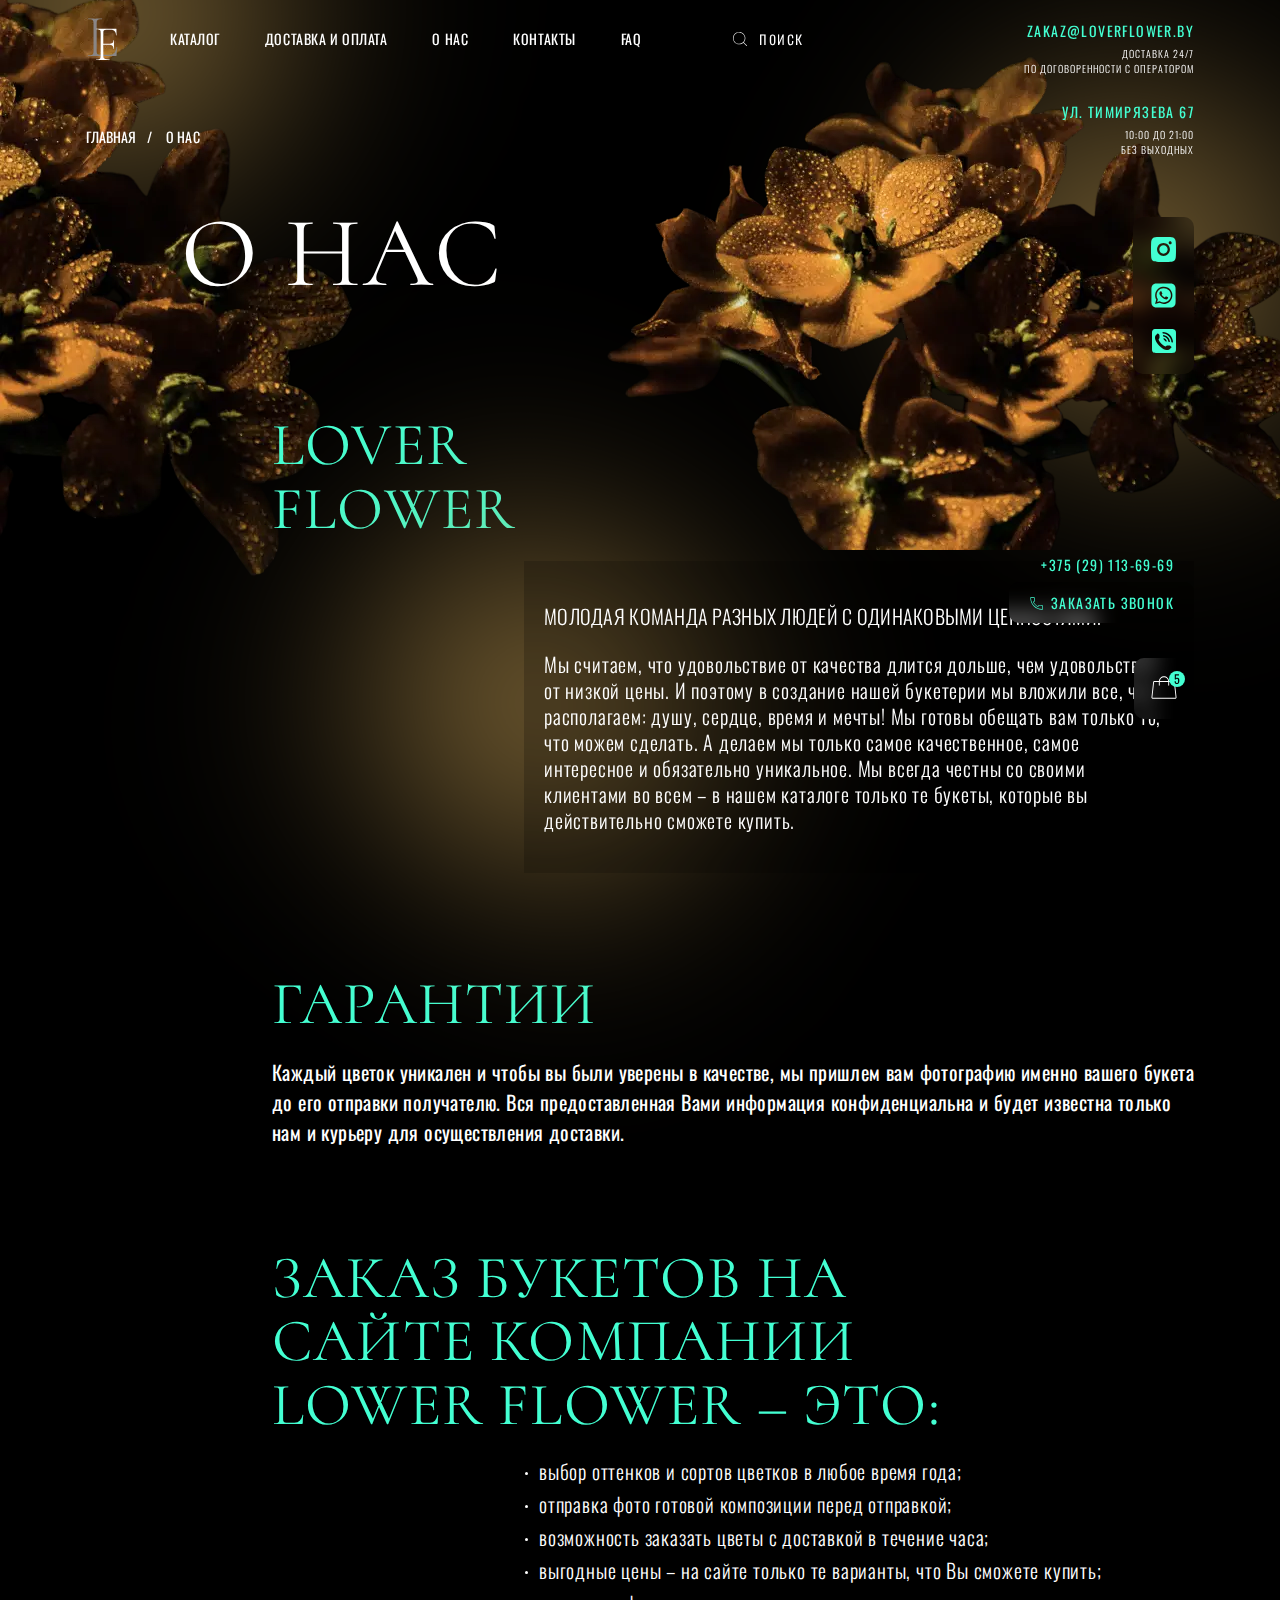
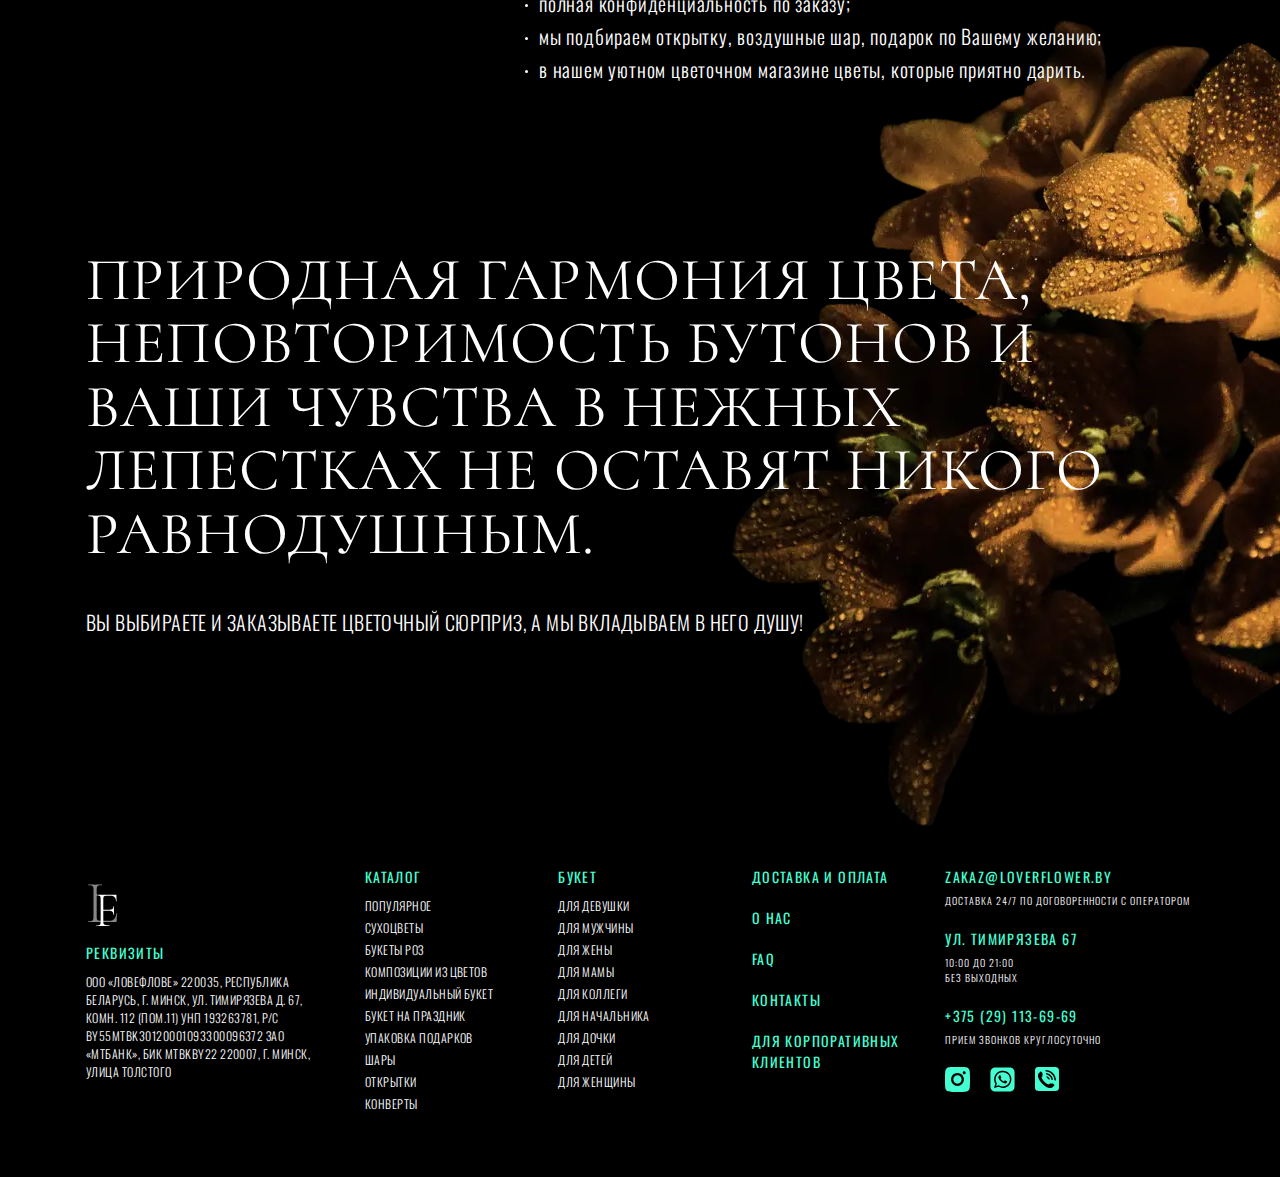
<file: about.html>
<!DOCTYPE html>
<html lang="ru">

<head>
	<title>Lover Flower</title>
	<meta charset="UTF-8">
	<meta name="format-detection" content="telephone=no">
	<!-- <style>body{opacity: 0;}</style> -->
	<link rel="stylesheet" href="css/style.min.css?_v=20230830112647">
	<link rel="shortcut icon" href="favicon.ico">
	<!-- <meta name="robots" content="noindex, nofollow"> -->
	<meta name="viewport" content="width=device-width, initial-scale=1.0">
</head>

<body>
	<div class="wrapper">
		<header class="header">
			<div class="header__container">
				<div class="header-top">
					<div class="header__menu menu">
						<div class="menu__icon">
							<span></span>
						</div>
						<a data-da=".menu__list, 767, 0" href="index.html" class="menu__logo">
							<svg width="34" height="75" viewBox="0 0 34 75" fill="none" xmlns="http://www.w3.org/2000/svg">
								<path d="M10.68 50.9C10.68 52.06 10.8 52.92 11.04 53.48C11.32 54 11.8 54.36 12.48 54.56C13.2 54.76 14.32 54.86 15.84 54.86H23.52C27.48 54.86 29.82 52.32 30.54 47.24C30.54 47.12 30.64 47.08 30.84 47.12C31.08 47.12 31.2 47.18 31.2 47.3C30.84 50.46 30.66 53.06 30.66 55.1C30.66 55.42 30.6 55.66 30.48 55.82C30.36 55.94 30.12 56 29.76 56H2.16C2.08 56 2.04 55.88 2.04 55.64C2.04 55.4 2.08 55.28 2.16 55.28C3.72 55.28 4.86 55.18 5.58 54.98C6.34 54.78 6.84 54.4 7.08 53.84C7.36 53.24 7.5 52.34 7.5 51.14V23.36C7.5 22.16 7.36 21.28 7.08 20.72C6.84 20.16 6.34 19.78 5.58 19.58C4.86 19.34 3.72 19.22 2.16 19.22C2.08 19.22 2.04 19.1 2.04 18.86C2.04 18.62 2.08 18.5 2.16 18.5L5.1 18.56C6.78 18.64 8.1 18.68 9.06 18.68C10.14 18.68 11.52 18.64 13.2 18.56L16.02 18.5C16.1 18.5 16.14 18.62 16.14 18.86C16.14 19.1 16.1 19.22 16.02 19.22C14.46 19.22 13.3 19.34 12.54 19.58C11.82 19.78 11.32 20.18 11.04 20.78C10.8 21.34 10.68 22.22 10.68 23.42V50.9Z" fill="#8A8686" />
								<path d="M30.55 35.25C30.55 35.35 30.45 35.4 30.25 35.4C30.0833 35.4 30 35.35 30 35.25C30 33.55 29.55 32.2 28.65 31.2C27.75 30.2 26.5667 29.7 25.1 29.7H21.65C20.4167 29.7 19.5 29.7833 18.9 29.95C18.3 30.1167 17.8833 30.4167 17.65 30.85C17.4167 31.2833 17.3 31.95 17.3 32.85V43.85H22.75C24.45 43.85 25.65 43.6 26.35 43.1C27.05 42.5667 27.4 41.6667 27.4 40.4C27.4 40.3333 27.5 40.3 27.7 40.3C27.9 40.3 28 40.3333 28 40.4L27.95 44.35C27.95 45.3167 27.9667 46.0333 28 46.5L28.05 48.85C28.05 48.9167 27.95 48.95 27.75 48.95C27.55 48.95 27.45 48.9167 27.45 48.85C27.45 47.35 27.0833 46.3 26.35 45.7C25.65 45.1 24.3833 44.8 22.55 44.8H17.3V55.75C17.3 56.8167 17.45 57.6 17.75 58.1C18.05 58.5667 18.6167 58.9 19.45 59.1C20.3167 59.3 21.6833 59.4 23.55 59.4C23.65 59.4 23.7 59.5 23.7 59.7C23.7 59.9 23.65 60 23.55 60C22.1833 60 21.1167 59.9833 20.35 59.95L16 59.9L12.7 59.95C12.1 59.9833 11.2667 60 10.2 60C10.1333 60 10.1 59.9 10.1 59.7C10.1 59.5 10.1333 59.4 10.2 59.4C11.5 59.4 12.45 59.3167 13.05 59.15C13.6833 58.9833 14.1 58.6667 14.3 58.2C14.5333 57.7 14.65 56.95 14.65 55.95V32.8C14.65 31.8 14.5333 31.0667 14.3 30.6C14.1 30.1333 13.6833 29.8167 13.05 29.65C12.45 29.45 11.5 29.35 10.2 29.35C10.1333 29.35 10.1 29.25 10.1 29.05C10.1 28.85 10.1333 28.75 10.2 28.75H30C30.3 28.75 30.45 28.9 30.45 29.2L30.55 35.25Z" fill="white" />
							</svg>
							<!--<div href="index.html" class="main-logo">
						<p>lover <br> flower</p>
					</div>-->
						</a>
						<nav class="menu__body">
							<ul class="menu__list">
								<li><a href="catalog.html" class="menu-link">Каталог</a></li>
								<li><a href="delivery.html" class="menu-link">Доставка и оплата </a></li>
								<li><a href="about.html" class="menu-link">О нас</a></li>
								<li><a href="contacts.html" class="menu-link">Контакты</a></li>
								<li><a href="faq.html" class="menu-link">FAQ</a></li>
								<li><a href="errror.html" class="menu-link menu-link_m">для корпоративных клиентов</a></li>
								<li class="form-head">
									<form data-da=".menu__list, 767" class="menu__form" action="post">
										<button type="submit">
											<svg class="form-find" width="18" height="18" viewBox="0 0 18 18" fill="none" xmlns="http://www.w3.org/2000/svg">
												<path d="M15.9489 15.5509L12.7239 12.326C13.8154 11.1308 14.3957 9.55591 14.3407 7.93829C14.2857 6.32068 13.5998 4.78882 12.4297 3.67051C11.2597 2.5522 9.69835 1.93626 8.0799 1.9545C6.46145 1.97273 4.91441 2.62368 3.76982 3.76807C2.62523 4.91246 1.974 6.45938 1.95548 8.07783C1.93696 9.69627 2.55263 11.2577 3.67073 12.428C4.78883 13.5982 6.32057 14.2844 7.93818 14.3397C9.55578 14.395 11.1308 13.8149 12.3261 12.7237L15.5512 15.9488C15.6039 16.0015 15.6755 16.0311 15.7501 16.0311C15.8247 16.0311 15.8962 16.0014 15.9489 15.9487C16.0017 15.8959 16.0313 15.8244 16.0313 15.7498C16.0313 15.6752 16.0016 15.6037 15.9489 15.5509ZM2.53175 8.15602C2.53175 7.0435 2.86165 5.95597 3.47974 5.03094C4.09782 4.10591 4.97632 3.38494 6.00416 2.9592C7.03199 2.53346 8.16299 2.42206 9.25413 2.6391C10.3453 2.85615 11.3476 3.39188 12.1342 4.17855C12.9209 4.96522 13.4566 5.9675 13.6737 7.05864C13.8907 8.14978 13.7793 9.28078 13.3536 10.3086C12.9278 11.3365 12.2069 12.215 11.2818 12.833C10.3568 13.4511 9.26927 13.781 8.15675 13.781C6.66542 13.7793 5.23566 13.1862 4.18113 12.1316C3.1266 11.0771 2.53343 9.64735 2.53175 8.15602Z" fill="white" />
											</svg>
										</button>
										<input type="text" placeholder="поиск">
									</form>
								</li>
								<li>
									<a href="tel:+375291136969" class="menu-link menu-link_contact">
										<svg width="16" height="16" viewBox="0 0 16 16" fill="none" xmlns="http://www.w3.org/2000/svg">
											<path d="M12.9997 14.6667C13.551 14.6667 13.9997 14.218 13.9997 13.6667V11.3333C13.9997 10.782 13.551 10.3333 12.9997 10.3333C12.2197 10.3333 11.453 10.2107 10.7197 9.96867C10.5444 9.91331 10.3573 9.90659 10.1785 9.94921C9.99971 9.99183 9.83582 10.0822 9.70434 10.2107L8.74434 11.1707C7.08508 10.2699 5.72236 8.90762 4.82101 7.24867L5.77301 6.29067C6.04767 6.036 6.14634 5.64867 6.02901 5.276C5.7875 4.54153 5.66506 3.77315 5.66634 3C5.66634 2.44867 5.21767 2 4.66634 2H2.33301C1.78167 2 1.33301 2.44867 1.33301 3C1.33301 9.43333 6.56634 14.6667 12.9997 14.6667ZM2.33301 2.66667H4.66634C4.75475 2.66667 4.83953 2.70179 4.90204 2.7643C4.96456 2.82681 4.99967 2.91159 4.99967 3C4.99967 3.85133 5.13301 4.68733 5.39501 5.48C5.41426 5.53752 5.41651 5.59937 5.40149 5.65814C5.38647 5.71691 5.35483 5.7701 5.31034 5.81133L4.00634 7.122C5.09767 9.274 6.70967 10.886 8.87167 11.9867L10.171 10.6867C10.2153 10.6428 10.2708 10.6118 10.3314 10.597C10.392 10.5822 10.4554 10.5842 10.515 10.6027C11.3123 10.8667 12.1483 11 12.9997 11C13.183 11 13.333 11.15 13.333 11.3333V13.6667C13.333 13.85 13.183 14 12.9997 14C6.93434 14 1.99967 9.06533 1.99967 3C1.99967 2.91159 2.03479 2.82681 2.09731 2.7643C2.15982 2.70179 2.2446 2.66667 2.33301 2.66667Z" fill="#43FFD2" />
										</svg>
										<div class="menu-sub-title menu-sub-title__link">+375 (29) 113-69-69</div>
									</a>
								</li>
								<li>
									<a data-da=".header__menu, 767" href="#" class="menu-link header-right__bascket">
										<svg width="30" height="30" viewBox="0 0 30 30" fill="none" xmlns="http://www.w3.org/2000/svg">
											<path d="M27.538 24.2201L25.8715 9.22006C25.8336 8.87597 25.67 8.558 25.412 8.32713C25.1541 8.09626 24.82 7.96876 24.4738 7.96908H20.1343C20.0175 6.68823 19.426 5.49732 18.4761 4.63016C17.5263 3.763 16.2865 3.28223 15.0004 3.28223C13.7142 3.28223 12.4745 3.763 11.5246 4.63016C10.5747 5.49732 9.98325 6.68823 9.86637 7.96908H5.52692C5.18075 7.96876 4.84665 8.09626 4.5887 8.32713C4.33076 8.558 4.16714 8.87597 4.12922 9.22006L2.4627 24.2201C2.44086 24.4166 2.46073 24.6156 2.52101 24.8039C2.58128 24.9923 2.68061 25.1658 2.8125 25.3132C2.94439 25.4605 3.10588 25.5784 3.28643 25.6591C3.46697 25.7398 3.66251 25.7816 3.86028 25.7816H26.1403C26.3381 25.7816 26.5336 25.7399 26.7142 25.6592C26.8948 25.5785 27.0563 25.4606 27.1882 25.3132C27.3201 25.1658 27.4194 24.9923 27.4797 24.804C27.54 24.6156 27.5599 24.4166 27.538 24.2201ZM15.0004 4.21908C16.0376 4.22046 17.0381 4.60342 17.8112 5.29499C18.5843 5.98655 19.0759 6.93838 19.1924 7.96908H10.8083C10.9248 6.93838 11.4164 5.98655 12.1895 5.29499C12.9626 4.60342 13.9631 4.22046 15.0004 4.21908ZM26.4897 24.688C26.4459 24.7374 26.3922 24.7769 26.3319 24.8038C26.2717 24.8307 26.2064 24.8445 26.1404 24.8441H3.86028C3.79436 24.8441 3.72918 24.8302 3.669 24.8033C3.60882 24.7763 3.55499 24.737 3.51103 24.6879C3.46707 24.6388 3.43396 24.5809 3.41388 24.5182C3.39379 24.4554 3.38717 24.3891 3.39446 24.3235L5.0611 9.32354C5.07374 9.20886 5.12828 9.10289 5.21424 9.02594C5.30021 8.949 5.41155 8.90649 5.52692 8.90658H9.84411V12.1878C9.84411 12.3122 9.89349 12.4314 9.9814 12.5193C10.0693 12.6072 10.1885 12.6566 10.3129 12.6566C10.4372 12.6566 10.5564 12.6072 10.6443 12.5193C10.7322 12.4314 10.7816 12.3122 10.7816 12.1878V8.90658H19.2191V12.1878C19.2191 12.3122 19.2685 12.4314 19.3564 12.5193C19.4443 12.6072 19.5635 12.6566 19.6879 12.6566C19.8122 12.6566 19.9314 12.6072 20.0193 12.5193C20.1072 12.4314 20.1566 12.3122 20.1566 12.1878V8.90658H24.4738C24.5892 8.90649 24.7005 8.949 24.7865 9.02594C24.8724 9.10289 24.927 9.20886 24.9396 9.32354L26.6063 24.3235C26.6139 24.3891 26.6075 24.4555 26.5873 24.5184C26.5672 24.5812 26.5339 24.639 26.4897 24.688Z" fill="white" />
										</svg>
										<p class="bascket-counter">5</p>
									</a>
								</li>
							</ul>
						</nav>
					</div>
				</div>
				<div class="header-right">
					<div class="header-right__body">
						<div data-da=".menu__list, 767" class="header-right__delivery delivery-block">
							<a href="mailto:zakaz@loverflower.by" class="delivery-block__sub-title menu-sub-title menu-sub-title__link">zakaz@loverflower.by</a>
							<div class="delivery-block__text menu-text">Доставка 24/7 <br> по договоренности с оператором</div>
						</div>
						<div data-da=".menu__list, 767" class="header-right__adress adress-block">
							<div class="adress-block__adress menu-sub-title">ул. Тимирязева 67</div>
							<div class="adress-block__schedule menu-text">
								<p>10:00 до 21:00</p>
								<p>без выходных</p>
							</div>
						</div>
						<div data-da=".menu__list, 767, 15" class="header-right__social social">
							<ul class="social__list">
								<li>
									<a href="errror.html" class="social__item">
										<svg width="25" height="25" viewBox="0 0 25 25" fill="none" xmlns="http://www.w3.org/2000/svg">
											<path d="M12.4884 8.32593C10.1947 8.32593 8.3228 10.1978 8.3228 12.4916C8.3228 14.7853 10.1947 16.6572 12.4884 16.6572C14.7822 16.6572 16.6541 14.7853 16.6541 12.4916C16.6541 10.1978 14.7822 8.32593 12.4884 8.32593ZM24.9822 12.4916C24.9822 10.7666 24.9978 9.05718 24.9009 7.3353C24.8041 5.3353 24.951 2.95371 23.4885 1.49121C22.0229 0.0255859 19.6478 0.179054 17.6478 0.0821795C15.9228 -0.0146955 14.2134 0.000929513 12.4916 0.000929513C10.7666 0.000929513 9.05718 -0.0146955 7.3353 0.0821795C5.3353 0.179054 2.95103 0.028711 1.48853 1.49121C0.0229003 2.95684 0.179054 5.3353 0.0821795 7.3353C-0.0146955 9.0603 0.000929513 10.7697 0.000929513 12.4916C0.000929513 14.2134 -0.0146955 15.9259 0.0821795 17.6478C0.179054 19.6478 0.0260254 22.0287 1.48853 23.4912C2.95415 24.9568 5.3353 24.8041 7.3353 24.9009C9.0603 24.9978 10.7697 24.9822 12.4916 24.9822C14.2166 24.9822 15.9259 24.9978 17.6478 24.9009C19.6478 24.8041 22.026 24.9537 23.4885 23.4912C24.9542 22.0256 24.8041 19.6478 24.9009 17.6478C25.0009 15.9259 24.9822 14.2166 24.9822 12.4916ZM12.4884 18.9009C8.94155 18.9009 6.07905 16.0384 6.07905 12.4916C6.07905 8.94468 8.94155 6.08218 12.4884 6.08218C16.0353 6.08218 18.8978 8.94468 18.8978 12.4916C18.8978 16.0384 16.0353 18.9009 12.4884 18.9009ZM19.1603 7.31655C18.3322 7.31655 17.6634 6.6478 17.6634 5.81968C17.6634 4.99155 18.3322 4.3228 19.1603 4.3228C19.9884 4.3228 20.6572 4.99155 20.6572 5.81968C20.6574 6.01632 20.6189 6.21108 20.5437 6.3928C20.4686 6.57452 20.3584 6.73963 20.2193 6.87868C20.0803 7.01773 19.9151 7.12798 19.7334 7.20311C19.5517 7.27825 19.3569 7.3168 19.1603 7.31655Z" fill="#43FFD2" />
										</svg>
									</a>
								</li>
								<li>
									<a href="errror.html" class="social__item">
										<svg width="25" height="25" viewBox="0 0 25 25" fill="none" xmlns="http://www.w3.org/2000/svg">
											<path d="M24.5716 5.91128C24.5615 5.39288 24.52 4.87556 24.4471 4.3622C24.3603 3.90557 24.2128 3.46262 24.0085 3.04512C23.5612 2.16219 22.8442 1.44477 21.9616 0.996992C21.5468 0.793645 21.1067 0.646542 20.653 0.559576C20.1357 0.485242 19.6143 0.44287 19.0918 0.432701C18.8707 0.424242 18.5843 0.420617 18.4514 0.420617L6.5517 0.416992C6.41879 0.416992 6.13241 0.420617 5.91128 0.429076C5.39287 0.439064 4.87556 0.480627 4.3622 0.553534C3.90557 0.64034 3.46262 0.787858 3.04512 0.992159C2.16224 1.43948 1.44484 2.15646 0.996992 3.03908C0.793698 3.45391 0.646598 3.894 0.559576 4.3477C0.484904 4.86497 0.442129 5.38634 0.431492 5.90887C0.424242 6.12999 0.419409 6.41637 0.419409 6.54928L0.416992 18.4489C0.416992 18.5819 0.420617 18.8682 0.429076 19.0894C0.439064 19.6078 0.480627 20.1251 0.553534 20.6385C0.640354 21.0951 0.787871 21.538 0.992159 21.9555C1.43948 22.8384 2.15646 23.5558 3.03908 24.0037C3.45393 24.2069 3.894 24.354 4.3477 24.4411C4.86499 24.5154 5.38637 24.5578 5.90887 24.5679C6.12999 24.5764 6.41637 24.58 6.54928 24.58L18.449 24.5824C18.5819 24.5824 18.8682 24.5788 19.0894 24.5704C19.6078 24.5603 20.1251 24.5188 20.6385 24.4459C21.0951 24.359 21.538 24.2115 21.9555 24.0073C22.8389 23.5602 23.5567 22.8432 24.0049 21.9604C24.2082 21.5455 24.3553 21.1055 24.4423 20.6517C24.517 20.1345 24.5598 19.6131 24.5704 19.0906C24.5776 18.8694 24.5825 18.5831 24.5825 18.4502L24.5837 6.5517C24.5837 6.41878 24.58 6.13241 24.5716 5.91128ZM12.7625 20.9067H12.7589C11.3206 20.9064 9.90524 20.5458 8.64212 19.8579L4.07462 21.0553L5.29745 16.5929C4.35067 14.95 3.97236 13.0406 4.22119 11.1607C4.47002 9.28091 5.33208 7.53568 6.67371 6.19564C8.01535 4.8556 9.7616 3.99562 11.6417 3.74903C13.5219 3.50243 15.4308 3.88301 17.0727 4.83175C18.7145 5.78049 19.9974 7.24439 20.7226 8.99647C21.4478 10.7486 21.5747 12.691 21.0836 14.5225C20.5925 16.354 19.5109 17.9724 18.0064 19.1267C16.502 20.2809 14.6588 20.9066 12.7625 20.9067Z" fill="#43FFD2" />
											<path d="M12.7664 5.13011C11.4869 5.12974 10.2306 5.47217 9.12829 6.12178C8.02594 6.77139 7.11775 7.70447 6.49817 8.82398C5.87859 9.94349 5.57025 11.2085 5.60521 12.4876C5.64017 13.7666 6.01716 15.013 6.69697 16.0969L6.86734 16.3676L6.14355 19.009L8.85384 18.2985L9.11484 18.4532C10.2182 19.1066 11.4769 19.4514 12.7592 19.4513H12.7628C14.6621 19.4516 16.4837 18.6974 17.8269 17.3547C19.1701 16.0119 19.9249 14.1906 19.9252 12.2913C19.9255 10.392 19.1713 8.57043 17.8286 7.22722C16.4858 5.88401 14.6645 5.12923 12.7652 5.12891L12.7664 5.13011ZM16.9763 15.3647C16.8179 15.6263 16.6071 15.8522 16.3571 16.0284C16.1072 16.2045 15.8234 16.327 15.5238 16.3882C15.0715 16.4657 14.6073 16.4368 14.1681 16.3036C13.7516 16.1738 13.3422 16.0221 12.9416 15.8492C11.4551 15.1032 10.188 13.9835 9.26467 12.6C8.76101 11.9596 8.45528 11.186 8.38501 10.3743C8.3792 10.0392 8.44325 9.70664 8.57307 9.3977C8.70288 9.08876 8.89562 8.81025 9.13901 8.57991C9.21094 8.49785 9.29905 8.43156 9.39782 8.38519C9.4966 8.33882 9.60389 8.31337 9.71297 8.31045C9.85555 8.31045 9.99934 8.31045 10.125 8.3177C10.2579 8.32374 10.4343 8.26695 10.6083 8.68745C10.7896 9.11762 11.2198 10.1773 11.2729 10.2849C11.3071 10.3412 11.3266 10.4052 11.3297 10.4711C11.3329 10.5369 11.3196 10.6025 11.291 10.6619C11.2368 10.7911 11.1644 10.912 11.076 11.0207C10.9672 11.1464 10.85 11.3011 10.7533 11.3977C10.6446 11.5053 10.5334 11.6213 10.6579 11.8364C10.9811 12.3898 11.3847 12.8923 11.8553 13.3274C12.366 13.7815 12.952 14.1429 13.5869 14.3956C13.802 14.5044 13.9276 14.485 14.0533 14.3412C14.179 14.1974 14.591 13.7129 14.7348 13.4978C14.8786 13.2827 15.0212 13.319 15.2181 13.3903C15.4151 13.4616 16.4748 13.9824 16.6899 14.0911C16.905 14.1999 17.0488 14.2518 17.1019 14.3412C17.1609 14.6873 17.1172 15.0431 16.9763 15.3647Z" fill="#43FFD2" />
										</svg>
									</a>
								</li>
								<li>
									<a href="errror.html" class="social__item">
										<svg width="24" height="24" viewBox="0 0 24 24" fill="none" xmlns="http://www.w3.org/2000/svg">
											<path d="M19.9902 24H3.99023C1.99023 24 1.46365 23.707 0.878289 23.1211C0.292923 22.5352 -0.00976562 22 0.000240437 20V4C0.000240437 2 0.292923 1.46484 0.878289 0.878906C1.46365 0.292969 1.99023 0 3.99023 0H19.9902C20.8175 0 22.0036 0.0124413 22.9902 1C23.9768 1.98756 23.9768 3.17188 23.9768 4V20C23.9902 22 23.6841 22.5352 23.0988 23.1211C22.5134 23.707 21.9902 24 19.9902 24ZM7.49292 9V6.75C7.49292 6.32812 7.36414 5.91406 7.10658 5.50781C6.84902 5.10156 6.56414 4.8125 6.25195 4.64062C5.93975 4.46875 5.6978 4.46094 5.52609 4.61719L3.81683 6.35156C3.34853 6.82031 3.08317 7.44922 3.02073 8.23828C2.95829 9.02734 3.07926 9.88672 3.38366 10.8164C3.68805 11.7461 4.17585 12.7305 4.84707 13.7695C5.51829 14.8086 6.32219 15.7969 7.25878 16.7344C8.19536 17.6719 9.18268 18.4766 10.2207 19.1484C11.2588 19.8203 12.2422 20.3125 13.171 20.625C14.0998 20.9375 14.9583 21.0625 15.7466 21C16.5349 20.9375 17.1632 20.6719 17.6315 20.2031L19.3641 18.4688C19.5202 18.3125 19.5124 18.0742 19.3407 17.7539C19.169 17.4336 18.8802 17.1445 18.4744 16.8867C18.0685 16.6289 17.6549 16.5 17.2334 16.5H14.9856L13.4637 17.4375C12.7612 17.25 11.8949 16.7422 10.8646 15.9141C9.83439 15.0859 8.90561 14.1562 8.07829 13.125C7.25097 12.0938 6.74365 11.2266 6.55634 10.5234L7.49292 9ZM16.4373 12.75L17.9593 13.0078C17.8344 11.1328 17.1085 9.53125 15.7817 8.20312C14.4549 6.875 12.8627 6.14844 11.0051 6.02344L11.2393 7.54688C12.5973 7.71875 13.7602 8.28906 14.728 9.25781C15.6959 10.2266 16.2656 11.3906 16.4373 12.75ZM11.5202 9.11719L11.8012 10.8047C12.41 11.1016 12.8705 11.5625 13.1827 12.1875L14.8685 12.4688C14.6656 11.6406 14.2637 10.9258 13.6627 10.3242C13.0617 9.72266 12.3476 9.32031 11.5202 9.11719ZM10.49 3L10.7476 4.52344C12.3085 4.55469 13.7485 4.96484 15.0676 5.75391C16.3866 6.54297 17.4402 7.59766 18.2285 8.91797C19.0168 10.2383 19.4266 11.6797 19.4578 13.2422L20.9798 13.5C20.9798 12.0781 20.7027 10.7188 20.1485 9.42188C19.5944 8.125 18.849 7.00781 17.9124 6.07031C16.9759 5.13281 15.8598 4.38672 14.5641 3.83203C13.2685 3.27734 11.9105 3 10.49 3Z" fill="#43FFD2" />
										</svg>
									</a>
								</li>
							</ul>
						</div>
						<div class="header-right__call call-header-right">
							<a data-da=".menu__list, 767" href="tel:+375291136969" class="call-header-right__number menu-sub-title menu-sub-title__link">+375 (29) 113-69-69</a>
							<a href="tel:+375291136969" class="call-header-right__order-call">
								<svg width="16" height="16" viewBox="0 0 16 16" fill="none" xmlns="http://www.w3.org/2000/svg">
									<path d="M12.9997 14.6667C13.551 14.6667 13.9997 14.218 13.9997 13.6667V11.3333C13.9997 10.782 13.551 10.3333 12.9997 10.3333C12.2197 10.3333 11.453 10.2107 10.7197 9.96867C10.5444 9.91331 10.3573 9.90659 10.1785 9.94921C9.99971 9.99183 9.83582 10.0822 9.70434 10.2107L8.74434 11.1707C7.08508 10.2699 5.72236 8.90762 4.82101 7.24867L5.77301 6.29067C6.04767 6.036 6.14634 5.64867 6.02901 5.276C5.7875 4.54153 5.66506 3.77315 5.66634 3C5.66634 2.44867 5.21767 2 4.66634 2H2.33301C1.78167 2 1.33301 2.44867 1.33301 3C1.33301 9.43333 6.56634 14.6667 12.9997 14.6667ZM2.33301 2.66667H4.66634C4.75475 2.66667 4.83953 2.70179 4.90204 2.7643C4.96456 2.82681 4.99967 2.91159 4.99967 3C4.99967 3.85133 5.13301 4.68733 5.39501 5.48C5.41426 5.53752 5.41651 5.59937 5.40149 5.65814C5.38647 5.71691 5.35483 5.7701 5.31034 5.81133L4.00634 7.122C5.09767 9.274 6.70967 10.886 8.87167 11.9867L10.171 10.6867C10.2153 10.6428 10.2708 10.6118 10.3314 10.597C10.392 10.5822 10.4554 10.5842 10.515 10.6027C11.3123 10.8667 12.1483 11 12.9997 11C13.183 11 13.333 11.15 13.333 11.3333V13.6667C13.333 13.85 13.183 14 12.9997 14C6.93434 14 1.99967 9.06533 1.99967 3C1.99967 2.91159 2.03479 2.82681 2.09731 2.7643C2.15982 2.70179 2.2446 2.66667 2.33301 2.66667Z" fill="#43FFD2" />
								</svg>
								<div class="menu-sub-title menu-sub-title__link">заказать звонок</div>
							</a>
						</div>
						<a href="#" class="header-right__bascket_big">
							<svg width="30" height="30" viewBox="0 0 30 30" fill="none" xmlns="http://www.w3.org/2000/svg">
								<path d="M27.538 24.2201L25.8715 9.22006C25.8336 8.87597 25.67 8.558 25.412 8.32713C25.1541 8.09626 24.82 7.96876 24.4738 7.96908H20.1343C20.0175 6.68823 19.426 5.49732 18.4761 4.63016C17.5263 3.763 16.2865 3.28223 15.0004 3.28223C13.7142 3.28223 12.4745 3.763 11.5246 4.63016C10.5747 5.49732 9.98325 6.68823 9.86637 7.96908H5.52692C5.18075 7.96876 4.84665 8.09626 4.5887 8.32713C4.33076 8.558 4.16714 8.87597 4.12922 9.22006L2.4627 24.2201C2.44086 24.4166 2.46073 24.6156 2.52101 24.8039C2.58128 24.9923 2.68061 25.1658 2.8125 25.3132C2.94439 25.4605 3.10588 25.5784 3.28643 25.6591C3.46697 25.7398 3.66251 25.7816 3.86028 25.7816H26.1403C26.3381 25.7816 26.5336 25.7399 26.7142 25.6592C26.8948 25.5785 27.0563 25.4606 27.1882 25.3132C27.3201 25.1658 27.4194 24.9923 27.4797 24.804C27.54 24.6156 27.5599 24.4166 27.538 24.2201ZM15.0004 4.21908C16.0376 4.22046 17.0381 4.60342 17.8112 5.29499C18.5843 5.98655 19.0759 6.93838 19.1924 7.96908H10.8083C10.9248 6.93838 11.4164 5.98655 12.1895 5.29499C12.9626 4.60342 13.9631 4.22046 15.0004 4.21908ZM26.4897 24.688C26.4459 24.7374 26.3922 24.7769 26.3319 24.8038C26.2717 24.8307 26.2064 24.8445 26.1404 24.8441H3.86028C3.79436 24.8441 3.72918 24.8302 3.669 24.8033C3.60882 24.7763 3.55499 24.737 3.51103 24.6879C3.46707 24.6388 3.43396 24.5809 3.41388 24.5182C3.39379 24.4554 3.38717 24.3891 3.39446 24.3235L5.0611 9.32354C5.07374 9.20886 5.12828 9.10289 5.21424 9.02594C5.30021 8.949 5.41155 8.90649 5.52692 8.90658H9.84411V12.1878C9.84411 12.3122 9.89349 12.4314 9.9814 12.5193C10.0693 12.6072 10.1885 12.6566 10.3129 12.6566C10.4372 12.6566 10.5564 12.6072 10.6443 12.5193C10.7322 12.4314 10.7816 12.3122 10.7816 12.1878V8.90658H19.2191V12.1878C19.2191 12.3122 19.2685 12.4314 19.3564 12.5193C19.4443 12.6072 19.5635 12.6566 19.6879 12.6566C19.8122 12.6566 19.9314 12.6072 20.0193 12.5193C20.1072 12.4314 20.1566 12.3122 20.1566 12.1878V8.90658H24.4738C24.5892 8.90649 24.7005 8.949 24.7865 9.02594C24.8724 9.10289 24.927 9.20886 24.9396 9.32354L26.6063 24.3235C26.6139 24.3891 26.6075 24.4555 26.5873 24.5184C26.5672 24.5812 26.5339 24.639 26.4897 24.688Z" fill="white" />
							</svg>
							<p class="bascket-counter_big">5</p>
						</a>
					</div>
				</div>
			</div>
		</header>

		<main class="page">
			<div class="breadcrumb">
				<div class="breadcrumb__container">
					<ul class="breadcrumb__list">
						<li><a href="index.html">Главная</a></li>
						<li>О нас</li>
					</ul>
				</div>
			</div>
			<section class="about">
				<div class="about__decor_01">
					<picture><source srcset="img/about/decor01.webp" type="image/webp"><img src="img/about/decor01.png" alt="decor"></picture>
				</div>
				<div class="about__decor_02">
					<picture><source srcset="img/about/decor02.webp" type="image/webp"><img src="img/about/decor02.png" alt="decor"></picture>
				</div>
				<div class="about__decor_03">
					<picture><source srcset="img/about/decor03.webp" type="image/webp"><img src="img/about/decor03.png" alt="decor"></picture>
				</div>
				<div class="about__decor_04">
					<picture><source srcset="img/about/decor04.webp" type="image/webp"><img src="img/about/decor04.png" alt="decor"></picture>
				</div>
				<div class="about__container">
					<h1 class="about__title title">о нас</h1>
					<div class="about__company company-about">
						<div class="company-about__sub-title sub-title-sexty">
							<p>Lover</p>
							<p>flower</p>
						</div>
						<div class="company-about__box">
							<div class="company-about__title text_t">молодая команда разных людей с одинаковыми ценностями.</div>
							<div class="company-about__text text_tup">
								Мы считаем, что удовольствие от качества длится дольше, чем удовольствие
								от низкой цены. И поэтому в создание нашей букетерии мы вложили все,
								чем располагаем: душу, сердце, время и мечты! Мы готовы обещать вам только то, что можем сделать. А делаем мы только самое качественное, самое интересное
								и обязательно уникальное. Мы всегда честны со своими клиентами во всем –
								в нашем каталоге только те букеты, которые вы действительно сможете купить.
							</div>
						</div>
					</div>
					<div class="about__guarantees guaarantees-about">
						<h3 class="guaarantees-about__sub-title sub-title-sexty">гарантии</h3>
						<div class="guaarantees-about__text text_t">Каждый цветок уникален и чтобы вы были уверены в качестве, мы пришлем вам фотографию именно вашего букета до его отправки получателю. Вся предоставленная Вами информация конфиденциальна и будет известна только нам и курьеру для осуществления доставки.</div>
					</div>
					<div class="about__order order-about">
						<div class="order-about__sub-title sub-title-sexty">Заказ букетов на сайте компании Lower Flower – это:</div>
						<ul class="order-about__list text_tup">
							<li>выбор оттенков и сортов цветков в любое время года;</li>
							<li>отправка фото готовой композиции перед отправкой;</li>
							<li>возможность заказать цветы с доставкой в течение часа;</li>
							<li>выгодные цены – на сайте только те варианты, что Вы сможете купить;</li>
							<li>полная конфиденциальность по заказу;</li>
							<li>мы подбираем открытку, воздушные шар, подарок по Вашему желанию;</li>
							<li>в нашем уютном цветочном магазине цветы, которые приятно дарить.</li>
						</ul>
					</div>
					<div class="about__quote quote-about">
						<div class="quote-about__title sub-title-sexty">Природная гармония цвета, неповторимость бутонов и Ваши чувства в нежных лепестках не оставят никого равнодушным.</div>
						<div class="quote-about__text text_t">Вы выбираете и заказываете цветочный сюрприз, а мы вкладываем в него душу!</div>
					</div>
				</div>
			</section>
		</main>
		<footer class="footer">
			<div class="footer__container">
				<div class="footer__body">
					<div class="footer__column column-footer column-footer_1">
						<a data-da=".column-footer_4, 550, 0" href="index.html" class="column-footer__logo">
							<!--<img src="img/logo.svg" alt="logo">-->
							<svg width="34" height="75" viewBox="0 0 34 75" fill="none" xmlns="http://www.w3.org/2000/svg">
								<path d="M10.68 50.9C10.68 52.06 10.8 52.92 11.04 53.48C11.32 54 11.8 54.36 12.48 54.56C13.2 54.76 14.32 54.86 15.84 54.86H23.52C27.48 54.86 29.82 52.32 30.54 47.24C30.54 47.12 30.64 47.08 30.84 47.12C31.08 47.12 31.2 47.18 31.2 47.3C30.84 50.46 30.66 53.06 30.66 55.1C30.66 55.42 30.6 55.66 30.48 55.82C30.36 55.94 30.12 56 29.76 56H2.16C2.08 56 2.04 55.88 2.04 55.64C2.04 55.4 2.08 55.28 2.16 55.28C3.72 55.28 4.86 55.18 5.58 54.98C6.34 54.78 6.84 54.4 7.08 53.84C7.36 53.24 7.5 52.34 7.5 51.14V23.36C7.5 22.16 7.36 21.28 7.08 20.72C6.84 20.16 6.34 19.78 5.58 19.58C4.86 19.34 3.72 19.22 2.16 19.22C2.08 19.22 2.04 19.1 2.04 18.86C2.04 18.62 2.08 18.5 2.16 18.5L5.1 18.56C6.78 18.64 8.1 18.68 9.06 18.68C10.14 18.68 11.52 18.64 13.2 18.56L16.02 18.5C16.1 18.5 16.14 18.62 16.14 18.86C16.14 19.1 16.1 19.22 16.02 19.22C14.46 19.22 13.3 19.34 12.54 19.58C11.82 19.78 11.32 20.18 11.04 20.78C10.8 21.34 10.68 22.22 10.68 23.42V50.9Z" fill="#8A8686" />
								<path d="M30.55 35.25C30.55 35.35 30.45 35.4 30.25 35.4C30.0833 35.4 30 35.35 30 35.25C30 33.55 29.55 32.2 28.65 31.2C27.75 30.2 26.5667 29.7 25.1 29.7H21.65C20.4167 29.7 19.5 29.7833 18.9 29.95C18.3 30.1167 17.8833 30.4167 17.65 30.85C17.4167 31.2833 17.3 31.95 17.3 32.85V43.85H22.75C24.45 43.85 25.65 43.6 26.35 43.1C27.05 42.5667 27.4 41.6667 27.4 40.4C27.4 40.3333 27.5 40.3 27.7 40.3C27.9 40.3 28 40.3333 28 40.4L27.95 44.35C27.95 45.3167 27.9667 46.0333 28 46.5L28.05 48.85C28.05 48.9167 27.95 48.95 27.75 48.95C27.55 48.95 27.45 48.9167 27.45 48.85C27.45 47.35 27.0833 46.3 26.35 45.7C25.65 45.1 24.3833 44.8 22.55 44.8H17.3V55.75C17.3 56.8167 17.45 57.6 17.75 58.1C18.05 58.5667 18.6167 58.9 19.45 59.1C20.3167 59.3 21.6833 59.4 23.55 59.4C23.65 59.4 23.7 59.5 23.7 59.7C23.7 59.9 23.65 60 23.55 60C22.1833 60 21.1167 59.9833 20.35 59.95L16 59.9L12.7 59.95C12.1 59.9833 11.2667 60 10.2 60C10.1333 60 10.1 59.9 10.1 59.7C10.1 59.5 10.1333 59.4 10.2 59.4C11.5 59.4 12.45 59.3167 13.05 59.15C13.6833 58.9833 14.1 58.6667 14.3 58.2C14.5333 57.7 14.65 56.95 14.65 55.95V32.8C14.65 31.8 14.5333 31.0667 14.3 30.6C14.1 30.1333 13.6833 29.8167 13.05 29.65C12.45 29.45 11.5 29.35 10.2 29.35C10.1333 29.35 10.1 29.25 10.1 29.05C10.1 28.85 10.1333 28.75 10.2 28.75H30C30.3 28.75 30.45 28.9 30.45 29.2L30.55 35.25Z" fill="white" />
							</svg>
						</a>
						<div class="column-footer__title menu-sub-title">реквизиты</div>
						<div class="column-footer__text text_l">
							ООО «Ловефлове» 220035, Республика Беларусь, г. Минск, ул. Тимирязева д. 67, комн. 112 (пом.11) УНП 193263781, р/с BY55MTBK30120001093300096372 ЗАО «МТБанк», БИК MTBKBY22 220007, г. Минск, улица Толстого
						</div>
					</div>
					<div class="footer__column column-footer column-footer_2">
						<div class="column-footer__title menu-sub-title">Каталог</div>
						<ul class="column-footer__list text_l">
							<li><a class="column-footer__item" href="errror.html">Популярное</a></li>
							<li><a class="column-footer__item" href="errror.html">Сухоцветы</a></li>
							<li><a class="column-footer__item" href="errror.html">Букеты роз</a></li>
							<li><a class="column-footer__item" href="errror.html">Композиции из цветов</a></li>
							<li><a class="column-footer__item" href="errror.html">Индивидуальный букет</a></li>
							<li><a class="column-footer__item" href="errror.html">Букет на праздник</a></li>
							<li><a class="column-footer__item" href="errror.html">Упаковка подарков</a></li>
							<li><a class="column-footer__item" href="errror.html">Шары</a></li>
							<li><a class="column-footer__item" href="errror.html">Открытки</a></li>
							<li><a class="column-footer__item" href="errror.html">Конверты</a></li>
						</ul>
					</div>
					<div class="footer__column column-footer column-footer_3">
						<div class="column-footer__title menu-sub-title">Букет</div>
						<ul class="column-footer__list text_l">
							<li><a class="column-footer__item" href="errror.html">Для девушки</a></li>
							<li><a class="column-footer__item" href="errror.html">Для мужчины</a></li>
							<li><a class="column-footer__item" href="errror.html">Для жены</a></li>
							<li><a class="column-footer__item" href="errror.html">Для мамы</a></li>
							<li><a class="column-footer__item" href="errror.html">Для коллеги</a></li>
							<li><a class="column-footer__item" href="errror.html">Для начальника</a></li>
							<li><a class="column-footer__item" href="errror.html">Для дочки</a></li>
							<li><a class="column-footer__item" href="errror.html">Для детей</a></li>
							<li><a class="column-footer__item" href="errror.html">Для женщины</a></li>
						</ul>
					</div>
					<div class="footer__column column-footer column-footer_4">
						<ul class="column-footer__menu-list menu-sub-title">
							<li><a class="column-footer__item-menu" href="delivery.html">Доставка и оплата </a></li>
							<li><a class="column-footer__item-menu" href="about.html">О нас</a></li>
							<li><a class="column-footer__item-menu" href="faq.html">FAQ</a></li>
							<li><a class="column-footer__item-menu" href="contacts.html">Контакты</a></li>
							<li><a class="column-footer__item-menu" href="errror.html">для корпоративных клиентов</a></li>
							<li><a class="column-footer__item-menu column-footer__item-menu_d" href="catalog.html">Каталог</a></li>
							<li><a class="column-footer__item-menu column-footer__item-menu_d" href="errror.html">Букет</a></li>
						</ul>
					</div>
					<div class="footer__column column-footer column-footer_5">
						<div class="column-footer__order order-footer">
							<a href="mailto:zakaz@loverflower.by" class="order-footer__sub-title menu-sub-title menu-sub-title__link">zakaz@loverflower.by</a>
							<div class="order-footer__sub-text menu-text">Доставка 24/7 по договоренности с оператором</div>
						</div>
						<div class="column-footer__adress adress-footer">
							<div class="adress-footer__sub-title menu-sub-title">ул. Тимирязева 67</div>
							<div class="adress-footer__sub-text menu-text">
								<p>10:00 до 21:00</p>
								<p>без выходных</p>
							</div>
						</div>
						<div class="column-footer__contact contact-footer">
							<a href="tel:+375291136969" class="contact-footer__tel menu-sub-title menu-sub-title__link">+375 (29) 113-69-69</a>
							<div class="contact-footer__sub-text menu-text">прием звонков круглосуточно</div>
						</div>
						<div class="column-footer__social social-footer">
							<ul class="social-footer__list">
								<li>
									<a href="errror.html" class="social__item">
										<svg width="25" height="25" viewBox="0 0 25 25" fill="none" xmlns="http://www.w3.org/2000/svg">
											<path d="M12.4884 8.32593C10.1947 8.32593 8.3228 10.1978 8.3228 12.4916C8.3228 14.7853 10.1947 16.6572 12.4884 16.6572C14.7822 16.6572 16.6541 14.7853 16.6541 12.4916C16.6541 10.1978 14.7822 8.32593 12.4884 8.32593ZM24.9822 12.4916C24.9822 10.7666 24.9978 9.05718 24.9009 7.3353C24.8041 5.3353 24.951 2.95371 23.4885 1.49121C22.0229 0.0255859 19.6478 0.179054 17.6478 0.0821795C15.9228 -0.0146955 14.2134 0.000929513 12.4916 0.000929513C10.7666 0.000929513 9.05718 -0.0146955 7.3353 0.0821795C5.3353 0.179054 2.95103 0.028711 1.48853 1.49121C0.0229003 2.95684 0.179054 5.3353 0.0821795 7.3353C-0.0146955 9.0603 0.000929513 10.7697 0.000929513 12.4916C0.000929513 14.2134 -0.0146955 15.9259 0.0821795 17.6478C0.179054 19.6478 0.0260254 22.0287 1.48853 23.4912C2.95415 24.9568 5.3353 24.8041 7.3353 24.9009C9.0603 24.9978 10.7697 24.9822 12.4916 24.9822C14.2166 24.9822 15.9259 24.9978 17.6478 24.9009C19.6478 24.8041 22.026 24.9537 23.4885 23.4912C24.9542 22.0256 24.8041 19.6478 24.9009 17.6478C25.0009 15.9259 24.9822 14.2166 24.9822 12.4916ZM12.4884 18.9009C8.94155 18.9009 6.07905 16.0384 6.07905 12.4916C6.07905 8.94468 8.94155 6.08218 12.4884 6.08218C16.0353 6.08218 18.8978 8.94468 18.8978 12.4916C18.8978 16.0384 16.0353 18.9009 12.4884 18.9009ZM19.1603 7.31655C18.3322 7.31655 17.6634 6.6478 17.6634 5.81968C17.6634 4.99155 18.3322 4.3228 19.1603 4.3228C19.9884 4.3228 20.6572 4.99155 20.6572 5.81968C20.6574 6.01632 20.6189 6.21108 20.5437 6.3928C20.4686 6.57452 20.3584 6.73963 20.2193 6.87868C20.0803 7.01773 19.9151 7.12798 19.7334 7.20311C19.5517 7.27825 19.3569 7.3168 19.1603 7.31655Z" fill="#43FFD2" />
										</svg>
									</a>
								</li>
								<li>
									<a href="errror.html" class="social__item">
										<svg width="25" height="25" viewBox="0 0 25 25" fill="none" xmlns="http://www.w3.org/2000/svg">
											<path d="M24.5716 5.91128C24.5615 5.39288 24.52 4.87556 24.4471 4.3622C24.3603 3.90557 24.2128 3.46262 24.0085 3.04512C23.5612 2.16219 22.8442 1.44477 21.9616 0.996992C21.5468 0.793645 21.1067 0.646542 20.653 0.559576C20.1357 0.485242 19.6143 0.44287 19.0918 0.432701C18.8707 0.424242 18.5843 0.420617 18.4514 0.420617L6.5517 0.416992C6.41879 0.416992 6.13241 0.420617 5.91128 0.429076C5.39287 0.439064 4.87556 0.480627 4.3622 0.553534C3.90557 0.64034 3.46262 0.787858 3.04512 0.992159C2.16224 1.43948 1.44484 2.15646 0.996992 3.03908C0.793698 3.45391 0.646598 3.894 0.559576 4.3477C0.484904 4.86497 0.442129 5.38634 0.431492 5.90887C0.424242 6.12999 0.419409 6.41637 0.419409 6.54928L0.416992 18.4489C0.416992 18.5819 0.420617 18.8682 0.429076 19.0894C0.439064 19.6078 0.480627 20.1251 0.553534 20.6385C0.640354 21.0951 0.787871 21.538 0.992159 21.9555C1.43948 22.8384 2.15646 23.5558 3.03908 24.0037C3.45393 24.2069 3.894 24.354 4.3477 24.4411C4.86499 24.5154 5.38637 24.5578 5.90887 24.5679C6.12999 24.5764 6.41637 24.58 6.54928 24.58L18.449 24.5824C18.5819 24.5824 18.8682 24.5788 19.0894 24.5704C19.6078 24.5603 20.1251 24.5188 20.6385 24.4459C21.0951 24.359 21.538 24.2115 21.9555 24.0073C22.8389 23.5602 23.5567 22.8432 24.0049 21.9604C24.2082 21.5455 24.3553 21.1055 24.4423 20.6517C24.517 20.1345 24.5598 19.6131 24.5704 19.0906C24.5776 18.8694 24.5825 18.5831 24.5825 18.4502L24.5837 6.5517C24.5837 6.41878 24.58 6.13241 24.5716 5.91128ZM12.7625 20.9067H12.7589C11.3206 20.9064 9.90524 20.5458 8.64212 19.8579L4.07462 21.0553L5.29745 16.5929C4.35067 14.95 3.97236 13.0406 4.22119 11.1607C4.47002 9.28091 5.33208 7.53568 6.67371 6.19564C8.01535 4.8556 9.7616 3.99562 11.6417 3.74903C13.5219 3.50243 15.4308 3.88301 17.0727 4.83175C18.7145 5.78049 19.9974 7.24439 20.7226 8.99647C21.4478 10.7486 21.5747 12.691 21.0836 14.5225C20.5925 16.354 19.5109 17.9724 18.0064 19.1267C16.502 20.2809 14.6588 20.9066 12.7625 20.9067Z" fill="#43FFD2" />
											<path d="M12.7664 5.13011C11.4869 5.12974 10.2306 5.47217 9.12829 6.12178C8.02594 6.77139 7.11775 7.70447 6.49817 8.82398C5.87859 9.94349 5.57025 11.2085 5.60521 12.4876C5.64017 13.7666 6.01716 15.013 6.69697 16.0969L6.86734 16.3676L6.14355 19.009L8.85384 18.2985L9.11484 18.4532C10.2182 19.1066 11.4769 19.4514 12.7592 19.4513H12.7628C14.6621 19.4516 16.4837 18.6974 17.8269 17.3547C19.1701 16.0119 19.9249 14.1906 19.9252 12.2913C19.9255 10.392 19.1713 8.57043 17.8286 7.22722C16.4858 5.88401 14.6645 5.12923 12.7652 5.12891L12.7664 5.13011ZM16.9763 15.3647C16.8179 15.6263 16.6071 15.8522 16.3571 16.0284C16.1072 16.2045 15.8234 16.327 15.5238 16.3882C15.0715 16.4657 14.6073 16.4368 14.1681 16.3036C13.7516 16.1738 13.3422 16.0221 12.9416 15.8492C11.4551 15.1032 10.188 13.9835 9.26467 12.6C8.76101 11.9596 8.45528 11.186 8.38501 10.3743C8.3792 10.0392 8.44325 9.70664 8.57307 9.3977C8.70288 9.08876 8.89562 8.81025 9.13901 8.57991C9.21094 8.49785 9.29905 8.43156 9.39782 8.38519C9.4966 8.33882 9.60389 8.31337 9.71297 8.31045C9.85555 8.31045 9.99934 8.31045 10.125 8.3177C10.2579 8.32374 10.4343 8.26695 10.6083 8.68745C10.7896 9.11762 11.2198 10.1773 11.2729 10.2849C11.3071 10.3412 11.3266 10.4052 11.3297 10.4711C11.3329 10.5369 11.3196 10.6025 11.291 10.6619C11.2368 10.7911 11.1644 10.912 11.076 11.0207C10.9672 11.1464 10.85 11.3011 10.7533 11.3977C10.6446 11.5053 10.5334 11.6213 10.6579 11.8364C10.9811 12.3898 11.3847 12.8923 11.8553 13.3274C12.366 13.7815 12.952 14.1429 13.5869 14.3956C13.802 14.5044 13.9276 14.485 14.0533 14.3412C14.179 14.1974 14.591 13.7129 14.7348 13.4978C14.8786 13.2827 15.0212 13.319 15.2181 13.3903C15.4151 13.4616 16.4748 13.9824 16.6899 14.0911C16.905 14.1999 17.0488 14.2518 17.1019 14.3412C17.1609 14.6873 17.1172 15.0431 16.9763 15.3647Z" fill="#43FFD2" />
										</svg>
									</a>
								</li>
								<li>
									<a href="errror.html" class="social__item">
										<svg width="24" height="24" viewBox="0 0 24 24" fill="none" xmlns="http://www.w3.org/2000/svg">
											<path d="M19.9902 24H3.99023C1.99023 24 1.46365 23.707 0.878289 23.1211C0.292923 22.5352 -0.00976562 22 0.000240437 20V4C0.000240437 2 0.292923 1.46484 0.878289 0.878906C1.46365 0.292969 1.99023 0 3.99023 0H19.9902C20.8175 0 22.0036 0.0124413 22.9902 1C23.9768 1.98756 23.9768 3.17188 23.9768 4V20C23.9902 22 23.6841 22.5352 23.0988 23.1211C22.5134 23.707 21.9902 24 19.9902 24ZM7.49292 9V6.75C7.49292 6.32812 7.36414 5.91406 7.10658 5.50781C6.84902 5.10156 6.56414 4.8125 6.25195 4.64062C5.93975 4.46875 5.6978 4.46094 5.52609 4.61719L3.81683 6.35156C3.34853 6.82031 3.08317 7.44922 3.02073 8.23828C2.95829 9.02734 3.07926 9.88672 3.38366 10.8164C3.68805 11.7461 4.17585 12.7305 4.84707 13.7695C5.51829 14.8086 6.32219 15.7969 7.25878 16.7344C8.19536 17.6719 9.18268 18.4766 10.2207 19.1484C11.2588 19.8203 12.2422 20.3125 13.171 20.625C14.0998 20.9375 14.9583 21.0625 15.7466 21C16.5349 20.9375 17.1632 20.6719 17.6315 20.2031L19.3641 18.4688C19.5202 18.3125 19.5124 18.0742 19.3407 17.7539C19.169 17.4336 18.8802 17.1445 18.4744 16.8867C18.0685 16.6289 17.6549 16.5 17.2334 16.5H14.9856L13.4637 17.4375C12.7612 17.25 11.8949 16.7422 10.8646 15.9141C9.83439 15.0859 8.90561 14.1562 8.07829 13.125C7.25097 12.0938 6.74365 11.2266 6.55634 10.5234L7.49292 9ZM16.4373 12.75L17.9593 13.0078C17.8344 11.1328 17.1085 9.53125 15.7817 8.20312C14.4549 6.875 12.8627 6.14844 11.0051 6.02344L11.2393 7.54688C12.5973 7.71875 13.7602 8.28906 14.728 9.25781C15.6959 10.2266 16.2656 11.3906 16.4373 12.75ZM11.5202 9.11719L11.8012 10.8047C12.41 11.1016 12.8705 11.5625 13.1827 12.1875L14.8685 12.4688C14.6656 11.6406 14.2637 10.9258 13.6627 10.3242C13.0617 9.72266 12.3476 9.32031 11.5202 9.11719ZM10.49 3L10.7476 4.52344C12.3085 4.55469 13.7485 4.96484 15.0676 5.75391C16.3866 6.54297 17.4402 7.59766 18.2285 8.91797C19.0168 10.2383 19.4266 11.6797 19.4578 13.2422L20.9798 13.5C20.9798 12.0781 20.7027 10.7188 20.1485 9.42188C19.5944 8.125 18.849 7.00781 17.9124 6.07031C16.9759 5.13281 15.8598 4.38672 14.5641 3.83203C13.2685 3.27734 11.9105 3 10.49 3Z" fill="#43FFD2" />
										</svg>
									</a>
								</li>
							</ul>
						</div>
					</div>
				</div>
			</div>
		</footer>

	</div>

	<script src="js/app.min.js?_v=20230830112647"></script>
</body>

</html>
</file>
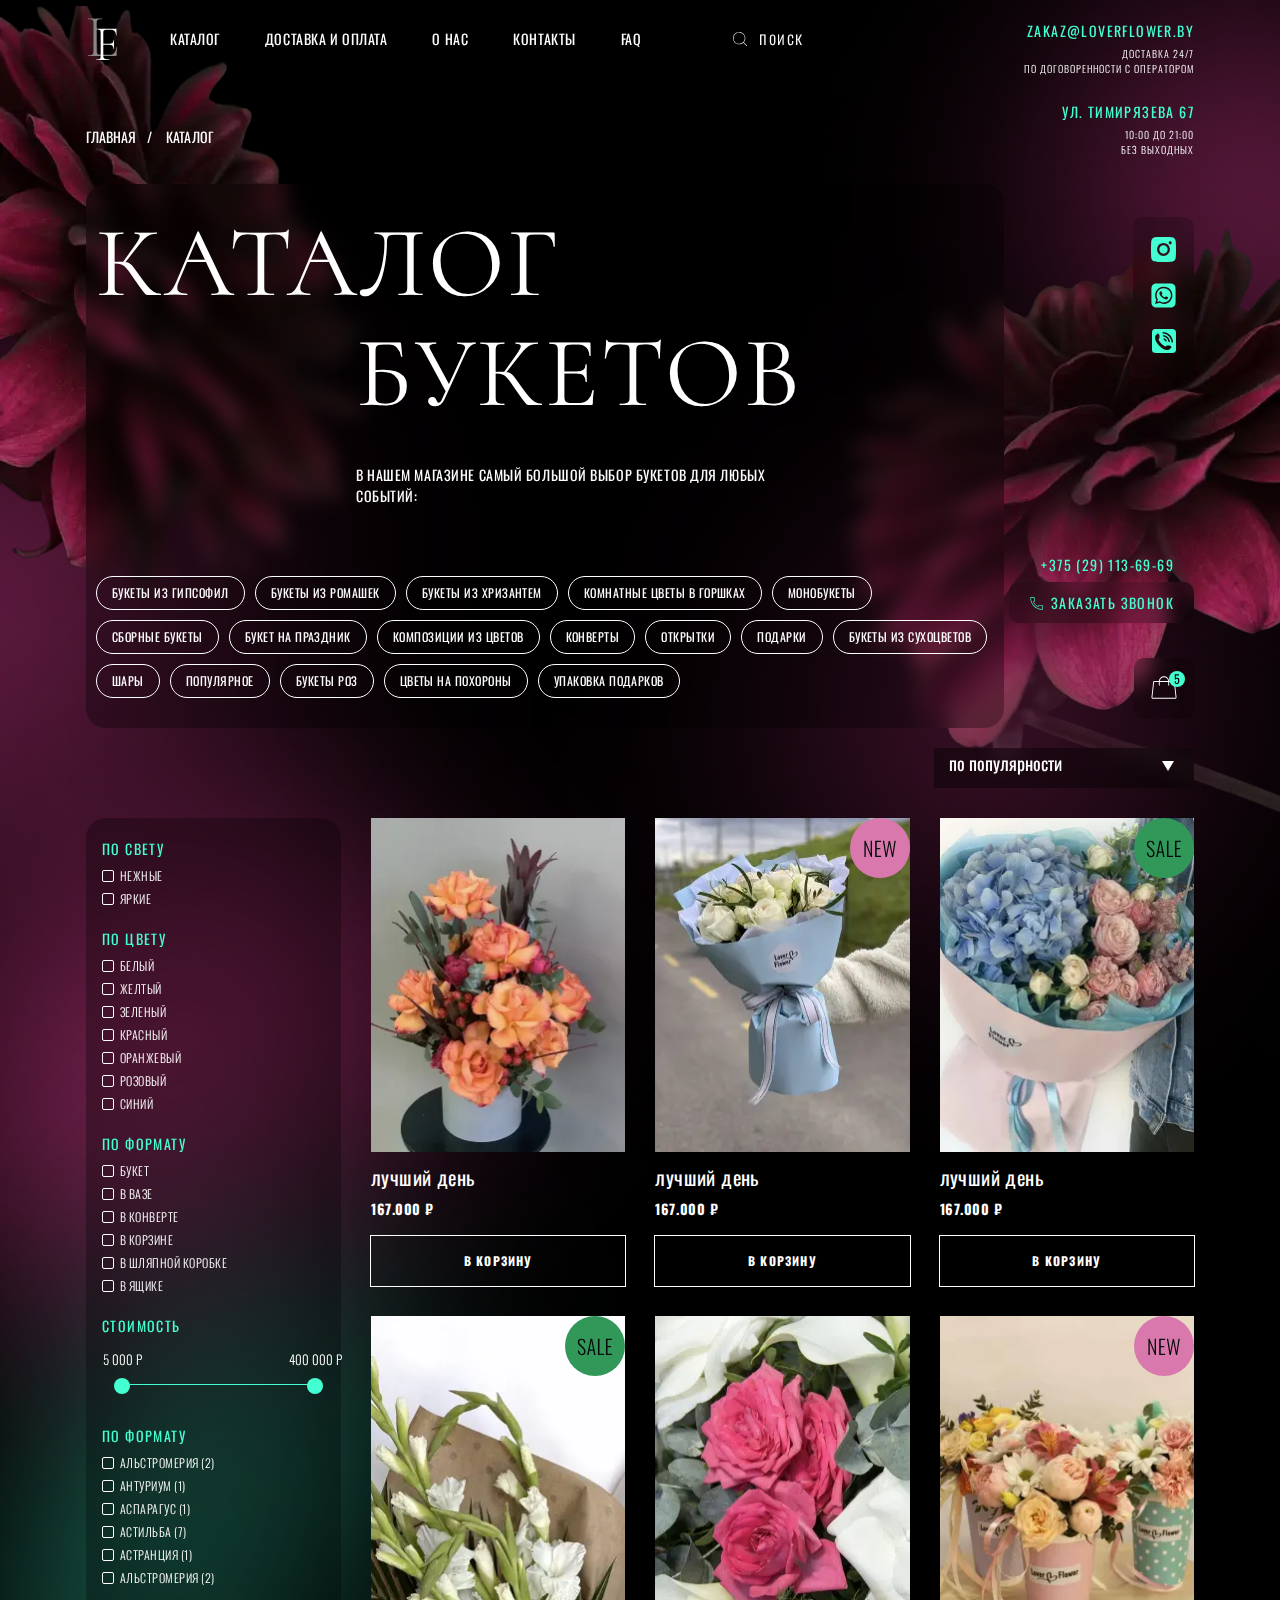
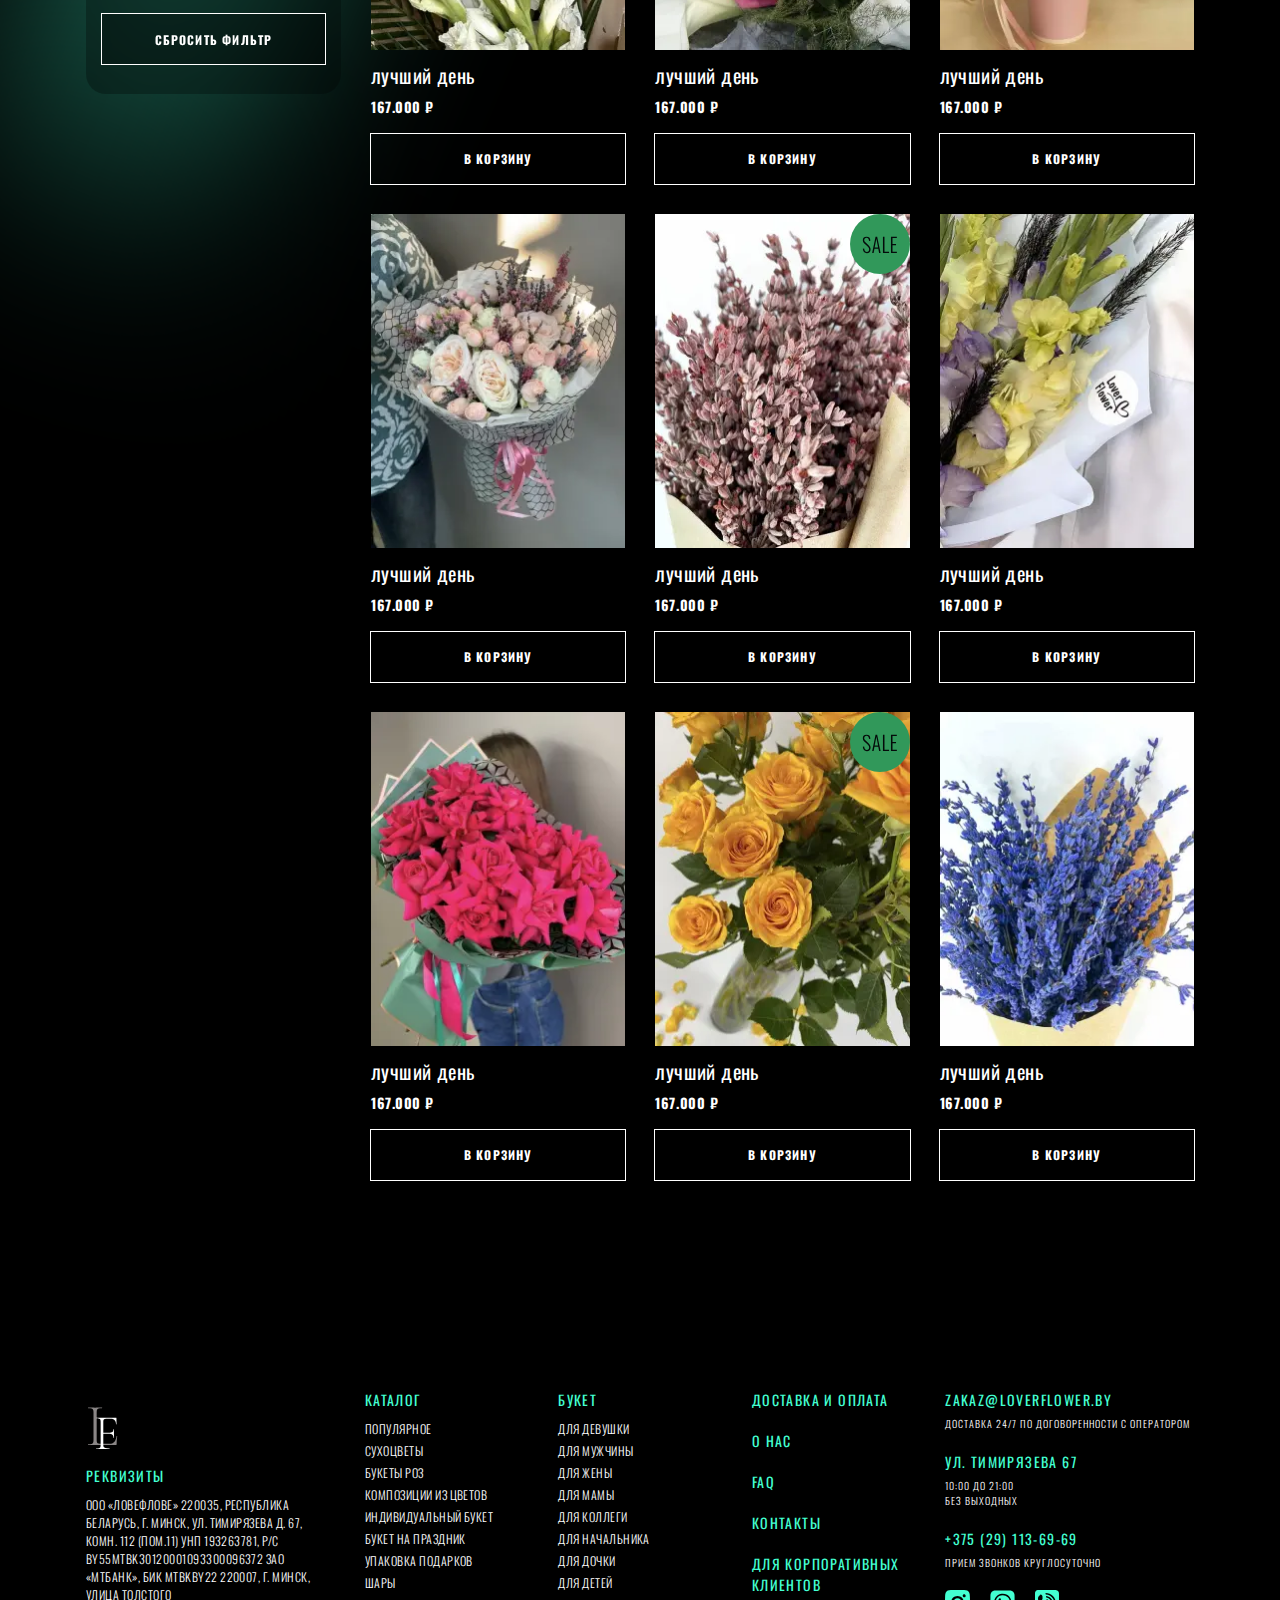
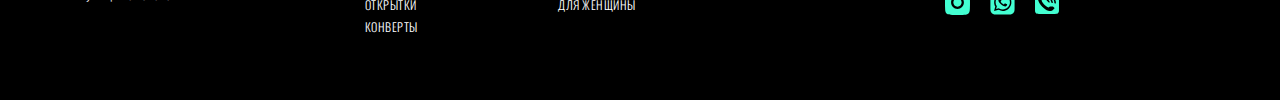
<file: catalog.html>
<!DOCTYPE html>
<html lang="ru">

<head>
	<title>Lover Flower</title>
	<meta charset="UTF-8">
	<meta name="format-detection" content="telephone=no">
	<!-- <style>body{opacity: 0;}</style> -->
	<link rel="stylesheet" href="css/style.min.css?_v=20230830112647">
	<link rel="shortcut icon" href="favicon.ico">
	<!-- <meta name="robots" content="noindex, nofollow"> -->
	<meta name="viewport" content="width=device-width, initial-scale=1.0">
</head>

<body>
	<div class="wrapper">
		<header class="header">
			<div class="header__container">
				<div class="header-top">
					<div class="header__menu menu">
						<div class="menu__icon">
							<span></span>
						</div>
						<a data-da=".menu__list, 767, 0" href="index.html" class="menu__logo">
							<svg width="34" height="75" viewBox="0 0 34 75" fill="none" xmlns="http://www.w3.org/2000/svg">
								<path d="M10.68 50.9C10.68 52.06 10.8 52.92 11.04 53.48C11.32 54 11.8 54.36 12.48 54.56C13.2 54.76 14.32 54.86 15.84 54.86H23.52C27.48 54.86 29.82 52.32 30.54 47.24C30.54 47.12 30.64 47.08 30.84 47.12C31.08 47.12 31.2 47.18 31.2 47.3C30.84 50.46 30.66 53.06 30.66 55.1C30.66 55.42 30.6 55.66 30.48 55.82C30.36 55.94 30.12 56 29.76 56H2.16C2.08 56 2.04 55.88 2.04 55.64C2.04 55.4 2.08 55.28 2.16 55.28C3.72 55.28 4.86 55.18 5.58 54.98C6.34 54.78 6.84 54.4 7.08 53.84C7.36 53.24 7.5 52.34 7.5 51.14V23.36C7.5 22.16 7.36 21.28 7.08 20.72C6.84 20.16 6.34 19.78 5.58 19.58C4.86 19.34 3.72 19.22 2.16 19.22C2.08 19.22 2.04 19.1 2.04 18.86C2.04 18.62 2.08 18.5 2.16 18.5L5.1 18.56C6.78 18.64 8.1 18.68 9.06 18.68C10.14 18.68 11.52 18.64 13.2 18.56L16.02 18.5C16.1 18.5 16.14 18.62 16.14 18.86C16.14 19.1 16.1 19.22 16.02 19.22C14.46 19.22 13.3 19.34 12.54 19.58C11.82 19.78 11.32 20.18 11.04 20.78C10.8 21.34 10.68 22.22 10.68 23.42V50.9Z" fill="#8A8686" />
								<path d="M30.55 35.25C30.55 35.35 30.45 35.4 30.25 35.4C30.0833 35.4 30 35.35 30 35.25C30 33.55 29.55 32.2 28.65 31.2C27.75 30.2 26.5667 29.7 25.1 29.7H21.65C20.4167 29.7 19.5 29.7833 18.9 29.95C18.3 30.1167 17.8833 30.4167 17.65 30.85C17.4167 31.2833 17.3 31.95 17.3 32.85V43.85H22.75C24.45 43.85 25.65 43.6 26.35 43.1C27.05 42.5667 27.4 41.6667 27.4 40.4C27.4 40.3333 27.5 40.3 27.7 40.3C27.9 40.3 28 40.3333 28 40.4L27.95 44.35C27.95 45.3167 27.9667 46.0333 28 46.5L28.05 48.85C28.05 48.9167 27.95 48.95 27.75 48.95C27.55 48.95 27.45 48.9167 27.45 48.85C27.45 47.35 27.0833 46.3 26.35 45.7C25.65 45.1 24.3833 44.8 22.55 44.8H17.3V55.75C17.3 56.8167 17.45 57.6 17.75 58.1C18.05 58.5667 18.6167 58.9 19.45 59.1C20.3167 59.3 21.6833 59.4 23.55 59.4C23.65 59.4 23.7 59.5 23.7 59.7C23.7 59.9 23.65 60 23.55 60C22.1833 60 21.1167 59.9833 20.35 59.95L16 59.9L12.7 59.95C12.1 59.9833 11.2667 60 10.2 60C10.1333 60 10.1 59.9 10.1 59.7C10.1 59.5 10.1333 59.4 10.2 59.4C11.5 59.4 12.45 59.3167 13.05 59.15C13.6833 58.9833 14.1 58.6667 14.3 58.2C14.5333 57.7 14.65 56.95 14.65 55.95V32.8C14.65 31.8 14.5333 31.0667 14.3 30.6C14.1 30.1333 13.6833 29.8167 13.05 29.65C12.45 29.45 11.5 29.35 10.2 29.35C10.1333 29.35 10.1 29.25 10.1 29.05C10.1 28.85 10.1333 28.75 10.2 28.75H30C30.3 28.75 30.45 28.9 30.45 29.2L30.55 35.25Z" fill="white" />
							</svg>
							<!--<div href="index.html" class="main-logo">
						<p>lover <br> flower</p>
					</div>-->
						</a>
						<nav class="menu__body">
							<ul class="menu__list">
								<li><a href="catalog.html" class="menu-link">Каталог</a></li>
								<li><a href="delivery.html" class="menu-link">Доставка и оплата </a></li>
								<li><a href="about.html" class="menu-link">О нас</a></li>
								<li><a href="contacts.html" class="menu-link">Контакты</a></li>
								<li><a href="faq.html" class="menu-link">FAQ</a></li>
								<li><a href="errror.html" class="menu-link menu-link_m">для корпоративных клиентов</a></li>
								<li class="form-head">
									<form data-da=".menu__list, 767" class="menu__form" action="post">
										<button type="submit">
											<svg class="form-find" width="18" height="18" viewBox="0 0 18 18" fill="none" xmlns="http://www.w3.org/2000/svg">
												<path d="M15.9489 15.5509L12.7239 12.326C13.8154 11.1308 14.3957 9.55591 14.3407 7.93829C14.2857 6.32068 13.5998 4.78882 12.4297 3.67051C11.2597 2.5522 9.69835 1.93626 8.0799 1.9545C6.46145 1.97273 4.91441 2.62368 3.76982 3.76807C2.62523 4.91246 1.974 6.45938 1.95548 8.07783C1.93696 9.69627 2.55263 11.2577 3.67073 12.428C4.78883 13.5982 6.32057 14.2844 7.93818 14.3397C9.55578 14.395 11.1308 13.8149 12.3261 12.7237L15.5512 15.9488C15.6039 16.0015 15.6755 16.0311 15.7501 16.0311C15.8247 16.0311 15.8962 16.0014 15.9489 15.9487C16.0017 15.8959 16.0313 15.8244 16.0313 15.7498C16.0313 15.6752 16.0016 15.6037 15.9489 15.5509ZM2.53175 8.15602C2.53175 7.0435 2.86165 5.95597 3.47974 5.03094C4.09782 4.10591 4.97632 3.38494 6.00416 2.9592C7.03199 2.53346 8.16299 2.42206 9.25413 2.6391C10.3453 2.85615 11.3476 3.39188 12.1342 4.17855C12.9209 4.96522 13.4566 5.9675 13.6737 7.05864C13.8907 8.14978 13.7793 9.28078 13.3536 10.3086C12.9278 11.3365 12.2069 12.215 11.2818 12.833C10.3568 13.4511 9.26927 13.781 8.15675 13.781C6.66542 13.7793 5.23566 13.1862 4.18113 12.1316C3.1266 11.0771 2.53343 9.64735 2.53175 8.15602Z" fill="white" />
											</svg>
										</button>
										<input type="text" placeholder="поиск">
									</form>
								</li>
								<li>
									<a href="tel:+375291136969" class="menu-link menu-link_contact">
										<svg width="16" height="16" viewBox="0 0 16 16" fill="none" xmlns="http://www.w3.org/2000/svg">
											<path d="M12.9997 14.6667C13.551 14.6667 13.9997 14.218 13.9997 13.6667V11.3333C13.9997 10.782 13.551 10.3333 12.9997 10.3333C12.2197 10.3333 11.453 10.2107 10.7197 9.96867C10.5444 9.91331 10.3573 9.90659 10.1785 9.94921C9.99971 9.99183 9.83582 10.0822 9.70434 10.2107L8.74434 11.1707C7.08508 10.2699 5.72236 8.90762 4.82101 7.24867L5.77301 6.29067C6.04767 6.036 6.14634 5.64867 6.02901 5.276C5.7875 4.54153 5.66506 3.77315 5.66634 3C5.66634 2.44867 5.21767 2 4.66634 2H2.33301C1.78167 2 1.33301 2.44867 1.33301 3C1.33301 9.43333 6.56634 14.6667 12.9997 14.6667ZM2.33301 2.66667H4.66634C4.75475 2.66667 4.83953 2.70179 4.90204 2.7643C4.96456 2.82681 4.99967 2.91159 4.99967 3C4.99967 3.85133 5.13301 4.68733 5.39501 5.48C5.41426 5.53752 5.41651 5.59937 5.40149 5.65814C5.38647 5.71691 5.35483 5.7701 5.31034 5.81133L4.00634 7.122C5.09767 9.274 6.70967 10.886 8.87167 11.9867L10.171 10.6867C10.2153 10.6428 10.2708 10.6118 10.3314 10.597C10.392 10.5822 10.4554 10.5842 10.515 10.6027C11.3123 10.8667 12.1483 11 12.9997 11C13.183 11 13.333 11.15 13.333 11.3333V13.6667C13.333 13.85 13.183 14 12.9997 14C6.93434 14 1.99967 9.06533 1.99967 3C1.99967 2.91159 2.03479 2.82681 2.09731 2.7643C2.15982 2.70179 2.2446 2.66667 2.33301 2.66667Z" fill="#43FFD2" />
										</svg>
										<div class="menu-sub-title menu-sub-title__link">+375 (29) 113-69-69</div>
									</a>
								</li>
								<li>
									<a data-da=".header__menu, 767" href="#" class="menu-link header-right__bascket">
										<svg width="30" height="30" viewBox="0 0 30 30" fill="none" xmlns="http://www.w3.org/2000/svg">
											<path d="M27.538 24.2201L25.8715 9.22006C25.8336 8.87597 25.67 8.558 25.412 8.32713C25.1541 8.09626 24.82 7.96876 24.4738 7.96908H20.1343C20.0175 6.68823 19.426 5.49732 18.4761 4.63016C17.5263 3.763 16.2865 3.28223 15.0004 3.28223C13.7142 3.28223 12.4745 3.763 11.5246 4.63016C10.5747 5.49732 9.98325 6.68823 9.86637 7.96908H5.52692C5.18075 7.96876 4.84665 8.09626 4.5887 8.32713C4.33076 8.558 4.16714 8.87597 4.12922 9.22006L2.4627 24.2201C2.44086 24.4166 2.46073 24.6156 2.52101 24.8039C2.58128 24.9923 2.68061 25.1658 2.8125 25.3132C2.94439 25.4605 3.10588 25.5784 3.28643 25.6591C3.46697 25.7398 3.66251 25.7816 3.86028 25.7816H26.1403C26.3381 25.7816 26.5336 25.7399 26.7142 25.6592C26.8948 25.5785 27.0563 25.4606 27.1882 25.3132C27.3201 25.1658 27.4194 24.9923 27.4797 24.804C27.54 24.6156 27.5599 24.4166 27.538 24.2201ZM15.0004 4.21908C16.0376 4.22046 17.0381 4.60342 17.8112 5.29499C18.5843 5.98655 19.0759 6.93838 19.1924 7.96908H10.8083C10.9248 6.93838 11.4164 5.98655 12.1895 5.29499C12.9626 4.60342 13.9631 4.22046 15.0004 4.21908ZM26.4897 24.688C26.4459 24.7374 26.3922 24.7769 26.3319 24.8038C26.2717 24.8307 26.2064 24.8445 26.1404 24.8441H3.86028C3.79436 24.8441 3.72918 24.8302 3.669 24.8033C3.60882 24.7763 3.55499 24.737 3.51103 24.6879C3.46707 24.6388 3.43396 24.5809 3.41388 24.5182C3.39379 24.4554 3.38717 24.3891 3.39446 24.3235L5.0611 9.32354C5.07374 9.20886 5.12828 9.10289 5.21424 9.02594C5.30021 8.949 5.41155 8.90649 5.52692 8.90658H9.84411V12.1878C9.84411 12.3122 9.89349 12.4314 9.9814 12.5193C10.0693 12.6072 10.1885 12.6566 10.3129 12.6566C10.4372 12.6566 10.5564 12.6072 10.6443 12.5193C10.7322 12.4314 10.7816 12.3122 10.7816 12.1878V8.90658H19.2191V12.1878C19.2191 12.3122 19.2685 12.4314 19.3564 12.5193C19.4443 12.6072 19.5635 12.6566 19.6879 12.6566C19.8122 12.6566 19.9314 12.6072 20.0193 12.5193C20.1072 12.4314 20.1566 12.3122 20.1566 12.1878V8.90658H24.4738C24.5892 8.90649 24.7005 8.949 24.7865 9.02594C24.8724 9.10289 24.927 9.20886 24.9396 9.32354L26.6063 24.3235C26.6139 24.3891 26.6075 24.4555 26.5873 24.5184C26.5672 24.5812 26.5339 24.639 26.4897 24.688Z" fill="white" />
										</svg>
										<p class="bascket-counter">5</p>
									</a>
								</li>
							</ul>
						</nav>
					</div>
				</div>
				<div class="header-right">
					<div class="header-right__body">
						<div data-da=".menu__list, 767" class="header-right__delivery delivery-block">
							<a href="mailto:zakaz@loverflower.by" class="delivery-block__sub-title menu-sub-title menu-sub-title__link">zakaz@loverflower.by</a>
							<div class="delivery-block__text menu-text">Доставка 24/7 <br> по договоренности с оператором</div>
						</div>
						<div data-da=".menu__list, 767" class="header-right__adress adress-block">
							<div class="adress-block__adress menu-sub-title">ул. Тимирязева 67</div>
							<div class="adress-block__schedule menu-text">
								<p>10:00 до 21:00</p>
								<p>без выходных</p>
							</div>
						</div>
						<div data-da=".menu__list, 767, 15" class="header-right__social social">
							<ul class="social__list">
								<li>
									<a href="errror.html" class="social__item">
										<svg width="25" height="25" viewBox="0 0 25 25" fill="none" xmlns="http://www.w3.org/2000/svg">
											<path d="M12.4884 8.32593C10.1947 8.32593 8.3228 10.1978 8.3228 12.4916C8.3228 14.7853 10.1947 16.6572 12.4884 16.6572C14.7822 16.6572 16.6541 14.7853 16.6541 12.4916C16.6541 10.1978 14.7822 8.32593 12.4884 8.32593ZM24.9822 12.4916C24.9822 10.7666 24.9978 9.05718 24.9009 7.3353C24.8041 5.3353 24.951 2.95371 23.4885 1.49121C22.0229 0.0255859 19.6478 0.179054 17.6478 0.0821795C15.9228 -0.0146955 14.2134 0.000929513 12.4916 0.000929513C10.7666 0.000929513 9.05718 -0.0146955 7.3353 0.0821795C5.3353 0.179054 2.95103 0.028711 1.48853 1.49121C0.0229003 2.95684 0.179054 5.3353 0.0821795 7.3353C-0.0146955 9.0603 0.000929513 10.7697 0.000929513 12.4916C0.000929513 14.2134 -0.0146955 15.9259 0.0821795 17.6478C0.179054 19.6478 0.0260254 22.0287 1.48853 23.4912C2.95415 24.9568 5.3353 24.8041 7.3353 24.9009C9.0603 24.9978 10.7697 24.9822 12.4916 24.9822C14.2166 24.9822 15.9259 24.9978 17.6478 24.9009C19.6478 24.8041 22.026 24.9537 23.4885 23.4912C24.9542 22.0256 24.8041 19.6478 24.9009 17.6478C25.0009 15.9259 24.9822 14.2166 24.9822 12.4916ZM12.4884 18.9009C8.94155 18.9009 6.07905 16.0384 6.07905 12.4916C6.07905 8.94468 8.94155 6.08218 12.4884 6.08218C16.0353 6.08218 18.8978 8.94468 18.8978 12.4916C18.8978 16.0384 16.0353 18.9009 12.4884 18.9009ZM19.1603 7.31655C18.3322 7.31655 17.6634 6.6478 17.6634 5.81968C17.6634 4.99155 18.3322 4.3228 19.1603 4.3228C19.9884 4.3228 20.6572 4.99155 20.6572 5.81968C20.6574 6.01632 20.6189 6.21108 20.5437 6.3928C20.4686 6.57452 20.3584 6.73963 20.2193 6.87868C20.0803 7.01773 19.9151 7.12798 19.7334 7.20311C19.5517 7.27825 19.3569 7.3168 19.1603 7.31655Z" fill="#43FFD2" />
										</svg>
									</a>
								</li>
								<li>
									<a href="errror.html" class="social__item">
										<svg width="25" height="25" viewBox="0 0 25 25" fill="none" xmlns="http://www.w3.org/2000/svg">
											<path d="M24.5716 5.91128C24.5615 5.39288 24.52 4.87556 24.4471 4.3622C24.3603 3.90557 24.2128 3.46262 24.0085 3.04512C23.5612 2.16219 22.8442 1.44477 21.9616 0.996992C21.5468 0.793645 21.1067 0.646542 20.653 0.559576C20.1357 0.485242 19.6143 0.44287 19.0918 0.432701C18.8707 0.424242 18.5843 0.420617 18.4514 0.420617L6.5517 0.416992C6.41879 0.416992 6.13241 0.420617 5.91128 0.429076C5.39287 0.439064 4.87556 0.480627 4.3622 0.553534C3.90557 0.64034 3.46262 0.787858 3.04512 0.992159C2.16224 1.43948 1.44484 2.15646 0.996992 3.03908C0.793698 3.45391 0.646598 3.894 0.559576 4.3477C0.484904 4.86497 0.442129 5.38634 0.431492 5.90887C0.424242 6.12999 0.419409 6.41637 0.419409 6.54928L0.416992 18.4489C0.416992 18.5819 0.420617 18.8682 0.429076 19.0894C0.439064 19.6078 0.480627 20.1251 0.553534 20.6385C0.640354 21.0951 0.787871 21.538 0.992159 21.9555C1.43948 22.8384 2.15646 23.5558 3.03908 24.0037C3.45393 24.2069 3.894 24.354 4.3477 24.4411C4.86499 24.5154 5.38637 24.5578 5.90887 24.5679C6.12999 24.5764 6.41637 24.58 6.54928 24.58L18.449 24.5824C18.5819 24.5824 18.8682 24.5788 19.0894 24.5704C19.6078 24.5603 20.1251 24.5188 20.6385 24.4459C21.0951 24.359 21.538 24.2115 21.9555 24.0073C22.8389 23.5602 23.5567 22.8432 24.0049 21.9604C24.2082 21.5455 24.3553 21.1055 24.4423 20.6517C24.517 20.1345 24.5598 19.6131 24.5704 19.0906C24.5776 18.8694 24.5825 18.5831 24.5825 18.4502L24.5837 6.5517C24.5837 6.41878 24.58 6.13241 24.5716 5.91128ZM12.7625 20.9067H12.7589C11.3206 20.9064 9.90524 20.5458 8.64212 19.8579L4.07462 21.0553L5.29745 16.5929C4.35067 14.95 3.97236 13.0406 4.22119 11.1607C4.47002 9.28091 5.33208 7.53568 6.67371 6.19564C8.01535 4.8556 9.7616 3.99562 11.6417 3.74903C13.5219 3.50243 15.4308 3.88301 17.0727 4.83175C18.7145 5.78049 19.9974 7.24439 20.7226 8.99647C21.4478 10.7486 21.5747 12.691 21.0836 14.5225C20.5925 16.354 19.5109 17.9724 18.0064 19.1267C16.502 20.2809 14.6588 20.9066 12.7625 20.9067Z" fill="#43FFD2" />
											<path d="M12.7664 5.13011C11.4869 5.12974 10.2306 5.47217 9.12829 6.12178C8.02594 6.77139 7.11775 7.70447 6.49817 8.82398C5.87859 9.94349 5.57025 11.2085 5.60521 12.4876C5.64017 13.7666 6.01716 15.013 6.69697 16.0969L6.86734 16.3676L6.14355 19.009L8.85384 18.2985L9.11484 18.4532C10.2182 19.1066 11.4769 19.4514 12.7592 19.4513H12.7628C14.6621 19.4516 16.4837 18.6974 17.8269 17.3547C19.1701 16.0119 19.9249 14.1906 19.9252 12.2913C19.9255 10.392 19.1713 8.57043 17.8286 7.22722C16.4858 5.88401 14.6645 5.12923 12.7652 5.12891L12.7664 5.13011ZM16.9763 15.3647C16.8179 15.6263 16.6071 15.8522 16.3571 16.0284C16.1072 16.2045 15.8234 16.327 15.5238 16.3882C15.0715 16.4657 14.6073 16.4368 14.1681 16.3036C13.7516 16.1738 13.3422 16.0221 12.9416 15.8492C11.4551 15.1032 10.188 13.9835 9.26467 12.6C8.76101 11.9596 8.45528 11.186 8.38501 10.3743C8.3792 10.0392 8.44325 9.70664 8.57307 9.3977C8.70288 9.08876 8.89562 8.81025 9.13901 8.57991C9.21094 8.49785 9.29905 8.43156 9.39782 8.38519C9.4966 8.33882 9.60389 8.31337 9.71297 8.31045C9.85555 8.31045 9.99934 8.31045 10.125 8.3177C10.2579 8.32374 10.4343 8.26695 10.6083 8.68745C10.7896 9.11762 11.2198 10.1773 11.2729 10.2849C11.3071 10.3412 11.3266 10.4052 11.3297 10.4711C11.3329 10.5369 11.3196 10.6025 11.291 10.6619C11.2368 10.7911 11.1644 10.912 11.076 11.0207C10.9672 11.1464 10.85 11.3011 10.7533 11.3977C10.6446 11.5053 10.5334 11.6213 10.6579 11.8364C10.9811 12.3898 11.3847 12.8923 11.8553 13.3274C12.366 13.7815 12.952 14.1429 13.5869 14.3956C13.802 14.5044 13.9276 14.485 14.0533 14.3412C14.179 14.1974 14.591 13.7129 14.7348 13.4978C14.8786 13.2827 15.0212 13.319 15.2181 13.3903C15.4151 13.4616 16.4748 13.9824 16.6899 14.0911C16.905 14.1999 17.0488 14.2518 17.1019 14.3412C17.1609 14.6873 17.1172 15.0431 16.9763 15.3647Z" fill="#43FFD2" />
										</svg>
									</a>
								</li>
								<li>
									<a href="errror.html" class="social__item">
										<svg width="24" height="24" viewBox="0 0 24 24" fill="none" xmlns="http://www.w3.org/2000/svg">
											<path d="M19.9902 24H3.99023C1.99023 24 1.46365 23.707 0.878289 23.1211C0.292923 22.5352 -0.00976562 22 0.000240437 20V4C0.000240437 2 0.292923 1.46484 0.878289 0.878906C1.46365 0.292969 1.99023 0 3.99023 0H19.9902C20.8175 0 22.0036 0.0124413 22.9902 1C23.9768 1.98756 23.9768 3.17188 23.9768 4V20C23.9902 22 23.6841 22.5352 23.0988 23.1211C22.5134 23.707 21.9902 24 19.9902 24ZM7.49292 9V6.75C7.49292 6.32812 7.36414 5.91406 7.10658 5.50781C6.84902 5.10156 6.56414 4.8125 6.25195 4.64062C5.93975 4.46875 5.6978 4.46094 5.52609 4.61719L3.81683 6.35156C3.34853 6.82031 3.08317 7.44922 3.02073 8.23828C2.95829 9.02734 3.07926 9.88672 3.38366 10.8164C3.68805 11.7461 4.17585 12.7305 4.84707 13.7695C5.51829 14.8086 6.32219 15.7969 7.25878 16.7344C8.19536 17.6719 9.18268 18.4766 10.2207 19.1484C11.2588 19.8203 12.2422 20.3125 13.171 20.625C14.0998 20.9375 14.9583 21.0625 15.7466 21C16.5349 20.9375 17.1632 20.6719 17.6315 20.2031L19.3641 18.4688C19.5202 18.3125 19.5124 18.0742 19.3407 17.7539C19.169 17.4336 18.8802 17.1445 18.4744 16.8867C18.0685 16.6289 17.6549 16.5 17.2334 16.5H14.9856L13.4637 17.4375C12.7612 17.25 11.8949 16.7422 10.8646 15.9141C9.83439 15.0859 8.90561 14.1562 8.07829 13.125C7.25097 12.0938 6.74365 11.2266 6.55634 10.5234L7.49292 9ZM16.4373 12.75L17.9593 13.0078C17.8344 11.1328 17.1085 9.53125 15.7817 8.20312C14.4549 6.875 12.8627 6.14844 11.0051 6.02344L11.2393 7.54688C12.5973 7.71875 13.7602 8.28906 14.728 9.25781C15.6959 10.2266 16.2656 11.3906 16.4373 12.75ZM11.5202 9.11719L11.8012 10.8047C12.41 11.1016 12.8705 11.5625 13.1827 12.1875L14.8685 12.4688C14.6656 11.6406 14.2637 10.9258 13.6627 10.3242C13.0617 9.72266 12.3476 9.32031 11.5202 9.11719ZM10.49 3L10.7476 4.52344C12.3085 4.55469 13.7485 4.96484 15.0676 5.75391C16.3866 6.54297 17.4402 7.59766 18.2285 8.91797C19.0168 10.2383 19.4266 11.6797 19.4578 13.2422L20.9798 13.5C20.9798 12.0781 20.7027 10.7188 20.1485 9.42188C19.5944 8.125 18.849 7.00781 17.9124 6.07031C16.9759 5.13281 15.8598 4.38672 14.5641 3.83203C13.2685 3.27734 11.9105 3 10.49 3Z" fill="#43FFD2" />
										</svg>
									</a>
								</li>
							</ul>
						</div>
						<div class="header-right__call call-header-right">
							<a data-da=".menu__list, 767" href="tel:+375291136969" class="call-header-right__number menu-sub-title menu-sub-title__link">+375 (29) 113-69-69</a>
							<a href="tel:+375291136969" class="call-header-right__order-call">
								<svg width="16" height="16" viewBox="0 0 16 16" fill="none" xmlns="http://www.w3.org/2000/svg">
									<path d="M12.9997 14.6667C13.551 14.6667 13.9997 14.218 13.9997 13.6667V11.3333C13.9997 10.782 13.551 10.3333 12.9997 10.3333C12.2197 10.3333 11.453 10.2107 10.7197 9.96867C10.5444 9.91331 10.3573 9.90659 10.1785 9.94921C9.99971 9.99183 9.83582 10.0822 9.70434 10.2107L8.74434 11.1707C7.08508 10.2699 5.72236 8.90762 4.82101 7.24867L5.77301 6.29067C6.04767 6.036 6.14634 5.64867 6.02901 5.276C5.7875 4.54153 5.66506 3.77315 5.66634 3C5.66634 2.44867 5.21767 2 4.66634 2H2.33301C1.78167 2 1.33301 2.44867 1.33301 3C1.33301 9.43333 6.56634 14.6667 12.9997 14.6667ZM2.33301 2.66667H4.66634C4.75475 2.66667 4.83953 2.70179 4.90204 2.7643C4.96456 2.82681 4.99967 2.91159 4.99967 3C4.99967 3.85133 5.13301 4.68733 5.39501 5.48C5.41426 5.53752 5.41651 5.59937 5.40149 5.65814C5.38647 5.71691 5.35483 5.7701 5.31034 5.81133L4.00634 7.122C5.09767 9.274 6.70967 10.886 8.87167 11.9867L10.171 10.6867C10.2153 10.6428 10.2708 10.6118 10.3314 10.597C10.392 10.5822 10.4554 10.5842 10.515 10.6027C11.3123 10.8667 12.1483 11 12.9997 11C13.183 11 13.333 11.15 13.333 11.3333V13.6667C13.333 13.85 13.183 14 12.9997 14C6.93434 14 1.99967 9.06533 1.99967 3C1.99967 2.91159 2.03479 2.82681 2.09731 2.7643C2.15982 2.70179 2.2446 2.66667 2.33301 2.66667Z" fill="#43FFD2" />
								</svg>
								<div class="menu-sub-title menu-sub-title__link">заказать звонок</div>
							</a>
						</div>
						<a href="#" class="header-right__bascket_big">
							<svg width="30" height="30" viewBox="0 0 30 30" fill="none" xmlns="http://www.w3.org/2000/svg">
								<path d="M27.538 24.2201L25.8715 9.22006C25.8336 8.87597 25.67 8.558 25.412 8.32713C25.1541 8.09626 24.82 7.96876 24.4738 7.96908H20.1343C20.0175 6.68823 19.426 5.49732 18.4761 4.63016C17.5263 3.763 16.2865 3.28223 15.0004 3.28223C13.7142 3.28223 12.4745 3.763 11.5246 4.63016C10.5747 5.49732 9.98325 6.68823 9.86637 7.96908H5.52692C5.18075 7.96876 4.84665 8.09626 4.5887 8.32713C4.33076 8.558 4.16714 8.87597 4.12922 9.22006L2.4627 24.2201C2.44086 24.4166 2.46073 24.6156 2.52101 24.8039C2.58128 24.9923 2.68061 25.1658 2.8125 25.3132C2.94439 25.4605 3.10588 25.5784 3.28643 25.6591C3.46697 25.7398 3.66251 25.7816 3.86028 25.7816H26.1403C26.3381 25.7816 26.5336 25.7399 26.7142 25.6592C26.8948 25.5785 27.0563 25.4606 27.1882 25.3132C27.3201 25.1658 27.4194 24.9923 27.4797 24.804C27.54 24.6156 27.5599 24.4166 27.538 24.2201ZM15.0004 4.21908C16.0376 4.22046 17.0381 4.60342 17.8112 5.29499C18.5843 5.98655 19.0759 6.93838 19.1924 7.96908H10.8083C10.9248 6.93838 11.4164 5.98655 12.1895 5.29499C12.9626 4.60342 13.9631 4.22046 15.0004 4.21908ZM26.4897 24.688C26.4459 24.7374 26.3922 24.7769 26.3319 24.8038C26.2717 24.8307 26.2064 24.8445 26.1404 24.8441H3.86028C3.79436 24.8441 3.72918 24.8302 3.669 24.8033C3.60882 24.7763 3.55499 24.737 3.51103 24.6879C3.46707 24.6388 3.43396 24.5809 3.41388 24.5182C3.39379 24.4554 3.38717 24.3891 3.39446 24.3235L5.0611 9.32354C5.07374 9.20886 5.12828 9.10289 5.21424 9.02594C5.30021 8.949 5.41155 8.90649 5.52692 8.90658H9.84411V12.1878C9.84411 12.3122 9.89349 12.4314 9.9814 12.5193C10.0693 12.6072 10.1885 12.6566 10.3129 12.6566C10.4372 12.6566 10.5564 12.6072 10.6443 12.5193C10.7322 12.4314 10.7816 12.3122 10.7816 12.1878V8.90658H19.2191V12.1878C19.2191 12.3122 19.2685 12.4314 19.3564 12.5193C19.4443 12.6072 19.5635 12.6566 19.6879 12.6566C19.8122 12.6566 19.9314 12.6072 20.0193 12.5193C20.1072 12.4314 20.1566 12.3122 20.1566 12.1878V8.90658H24.4738C24.5892 8.90649 24.7005 8.949 24.7865 9.02594C24.8724 9.10289 24.927 9.20886 24.9396 9.32354L26.6063 24.3235C26.6139 24.3891 26.6075 24.4555 26.5873 24.5184C26.5672 24.5812 26.5339 24.639 26.4897 24.688Z" fill="white" />
							</svg>
							<p class="bascket-counter_big">5</p>
						</a>
					</div>
				</div>
			</div>
		</header>

		<main class="page">
			<div class="breadcrumb">
				<div class="breadcrumb__container">
					<ul class="breadcrumb__list">
						<li><a href="index.html">Главная</a></li>
						<li>Каталог</li>
					</ul>
				</div>
			</div>
			<section class="catalog-main">
				<div class="catalog-main__container">
					<div class="catalog-main__body">
						<div class="catalog-main__title title">
							<p>каталог</p>
							<p>букетов</p>
						</div>
						<h3 class="catalog-main__text text_f">В нашем магазине самый большой выбор букетов для любых событий:</h3>
						<div data-spollers="500, max" class="catalog-main__tegs tegs-catalog">
							<button type="button" data-spoller class="tegs-catalog__title menu-sub-title">Категории</button>
							<div class="tegs-catalog__box">
								<ul class="tegs-catalog__list">
									<li class="tegs-catalog__item">Букеты из гипсофил</li>
									<li class="tegs-catalog__item">Букеты из ромашек</li>
									<li class="tegs-catalog__item">Букеты из хризантем</li>
									<li class="tegs-catalog__item">Комнатные цветы в горшках</li>
									<li class="tegs-catalog__item">Монобукеты</li>
									<li class="tegs-catalog__item">Сборные букеты</li>
									<li class="tegs-catalog__item">Букет на праздник</li>
									<li class="tegs-catalog__item">Композиции из цветов</li>
									<li class="tegs-catalog__item">Конверты</li>
									<li class="tegs-catalog__item">Открытки</li>
									<li class="tegs-catalog__item">Подарки</li>
									<li class="tegs-catalog__item">Букеты из сухоцветов</li>
									<li class="tegs-catalog__item">Шары</li>
									<li class="tegs-catalog__item">Популярное</li>
									<li class="tegs-catalog__item">Букеты роз</li>
									<li class="tegs-catalog__item">Цветы на похороны</li>
									<li class="tegs-catalog__item">Упаковка подарков</li>
								</ul>
							</div>
						</div>
					</div>
				</div>
				<div class="catalog-main__decor_1">
					<picture><source srcset="img/catalog-main/decor-1.webp" type="image/webp"><img src="img/catalog-main/decor-1.png" alt="decor"></picture>
				</div>
				<div class="catalog-main__decor_2">
					<picture><source srcset="img/catalog-main/decor-2.webp" type="image/webp"><img src="img/catalog-main/decor-2.png" alt="decor"></picture>
				</div>
			</section>
			<div class="catalog-content">
				<div class="catalog-content__container">
					<select name="form[]" class="select-form">
						<option value="1" selected>по популярности</option>
						<option value="2">сначала дорогие</option>
						<option value="3">сначала дешевые</option>
					</select>
					<div data-spollers="500, max" class="catalog-content__sort-list sort-list">
						<button data-spoller class="sort-list__title menu-sub-title">сортировка товаров</button>
						<div class="left-side__params left-side__params_light">
							<label>
								<input data-sort-goods class="left-side__check" type="checkbox">
								<span class="left-side__check-style"></span>
								<span class="text_l">по популярности</span>
							</label>
							<label>
								<input data-sort-goods class="left-side__check" type="checkbox">
								<span class="left-side__check-style"></span>
								<span class="text_l">сначала дорогие</span>
							</label>
							<label>
								<input data-sort-goods class="left-side__check" type="checkbox">
								<span class="left-side__check-style"></span>
								<span class="text_l">сначала дешевые</span>
							</label>
						</div>
					</div>

					<div data-spollers="500, max" class="catalog-content__box">
						<button type="button" data-spoller class="left-side__sort menu-sub-title">фильтр товаров</button>
						<form class="catalog-content__left-side left-side">
							<div class="left-side__params left-side__params_light">
								<div class="left-side__title menu-sub-title">По свету</div>
								<label>
									<input class="left-side__check-box" type="checkbox">
									<span class="left-side__check-style"></span>
									<span class="text_l">нежные</span>
								</label>
								<label>
									<input class="left-side__check-box" type="checkbox">
									<span class="left-side__check-style"></span>
									<span class="text_l">яркие</span>
								</label>
							</div>
							<div class="left-side__params left-side__params_color">
								<div class="left-side__title menu-sub-title">По цвету</div>
								<label>
									<input class="left-side__check-box" type="checkbox">
									<span class="left-side__check-style"></span>
									<span class="text_l">белый</span>
								</label>
								<label>
									<input class="left-side__check-box" type="checkbox">
									<span class="left-side__check-style"></span>
									<span class="text_l">желтый</span>
								</label>
								<label>
									<input class="left-side__check-box" type="checkbox">
									<span class="left-side__check-style"></span>
									<span class="text_l">зеленый</span>
								</label>
								<label>
									<input class="left-side__check-box" type="checkbox">
									<span class="left-side__check-style"></span>
									<span class="text_l">красный</span>
								</label>
								<label>
									<input class="left-side__check-box" type="checkbox">
									<span class="left-side__check-style"></span>
									<span class="text_l">оранжевый</span>
								</label>
								<label>
									<input class="left-side__check-box" type="checkbox">
									<span class="left-side__check-style"></span>
									<span class="text_l">розовый</span>
								</label>
								<label>
									<input class="left-side__check-box" type="checkbox">
									<span class="left-side__check-style"></span>
									<span class="text_l">синий</span>
								</label>
							</div>
							<div class="left-side__params left-side__params_format">
								<div class="left-side__title menu-sub-title">по формату</div>
								<label>
									<input class="left-side__check-box" type="checkbox">
									<span class="left-side__check-style"></span>
									<span class="text_l">букет</span>
								</label>
								<label>
									<input class="left-side__check-box" type="checkbox">
									<span class="left-side__check-style"></span>
									<span class="text_l">в вазе</span>
								</label>
								<label>
									<input class="left-side__check-box" type="checkbox">
									<span class="left-side__check-style"></span>
									<span class="text_l">в конверте</span>
								</label>
								<label>
									<input class="left-side__check-box" type="checkbox">
									<span class="left-side__check-style"></span>
									<span class="text_l">в корзине</span>
								</label>
								<label>
									<input class="left-side__check-box" type="checkbox">
									<span class="left-side__check-style"></span>
									<span class="text_l">в шляпной коробке</span>
								</label>
								<label>
									<input class="left-side__check-box" type="checkbox">
									<span class="left-side__check-style"></span>
									<span class="text_l">в ящике</span>
								</label>
							</div>
							<div class="left-side__params left-side__price">
								<div class="filter-box">
									<div class="title-filter left-side__title menu-sub-title">стоимость</div>
									<div class="range-slider">
										<input type="range" name="price_min" id="input-left" min="5000" max="400000" value="5000">
										<input type="range" name="price_max" id="input-right" min="5000" max="400000" value="400000">
										<div class="slider">
											<div class="track"></div>
											<div class="range"></div>
											<div class="thumb left">
												<div class="price_value_min"></div>
											</div>
											<div class="thumb right">
												<div class="price_value_max"></div>
											</div>
										</div>
									</div>
								</div>
							</div>
							<div class="left-side__params left-side__params_flower">
								<div class="left-side__title menu-sub-title">по формату</div>
								<div class="flower-box">
									<label>
										<input class="left-side__check-box" type="checkbox">
										<span class="left-side__check-style"></span>
										<span class="text_l">Альстромерия (2)</span>
									</label>
									<label>
										<input class="left-side__check-box" type="checkbox">
										<span class="left-side__check-style"></span>
										<span class="text_l">Антуриум (1)</span>
									</label>
									<label>
										<input class="left-side__check-box" type="checkbox">
										<span class="left-side__check-style"></span>
										<span class="text_l">Аспарагус (1)</span>
									</label>
									<label>
										<input class="left-side__check-box" type="checkbox">
										<span class="left-side__check-style"></span>
										<span class="text_l">Астильба (7)</span>
									</label>
									<label>
										<input class="left-side__check-box" type="checkbox">
										<span class="left-side__check-style"></span>
										<span class="text_l">Астранция (1)</span>
									</label>
									<label>
										<input class="left-side__check-box" type="checkbox">
										<span class="left-side__check-style"></span>
										<span class="text_l">Альстромерия (2)</span>
									</label>
									<label>
										<input class="left-side__check-box" type="checkbox">
										<span class="left-side__check-style"></span>
										<span class="text_l">Антуриум (1)</span>
									</label>
									<label>
										<input class="left-side__check-box" type="checkbox">
										<span class="left-side__check-style"></span>
										<span class="text_l">Аспарагус (1)</span>
									</label>
									<label>
										<input class="left-side__check-box" type="checkbox">
										<span class="left-side__check-style"></span>
										<span class="text_l">Астильба (7)</span>
									</label>
									<label>
										<input class="left-side__check-box" type="checkbox">
										<span class="left-side__check-style"></span>
										<span class="text_l">Астранция (1)</span>
									</label>
									<label>
										<input class="left-side__check-box" type="checkbox">
										<span class="left-side__check-style"></span>
										<span class="text_l">Альстромерия (2)</span>
									</label>
									<label>
										<input class="left-side__check-box" type="checkbox">
										<span class="left-side__check-style"></span>
										<span class="text_l">Антуриум (1)</span>
									</label>
									<label>
										<input class="left-side__check-box" type="checkbox">
										<span class="left-side__check-style"></span>
										<span class="text_l">Аспарагус (1)</span>
									</label>
									<label>
										<input class="left-side__check-box" type="checkbox">
										<span class="left-side__check-style"></span>
										<span class="text_l">Астильба (7)</span>
									</label>
									<label>
										<input class="left-side__check-box" type="checkbox">
										<span class="left-side__check-style"></span>
										<span class="text_l">Астранция (1)</span>
									</label>
								</div>
							</div>
							<button type="reset" class="button-transparent left-side__button">Сбросить фильтр</button>
						</form>
						<div class="catalog-content__goods goods-catalog">
							<div class="goods-catalog__body">
								<div class="goods-catalog__item item-goods-catalog item-goods-catalog_1">
									<div class="item-goods-catalog__image">
										<picture><source srcset="img/goods-catalog/01.webp" type="image/webp"><img src="img/goods-catalog/01.jpg" alt="image"></picture>
									</div>
									<div class="item-goods-catalog__title text_t">лучший день</div>
									<div class="item-goods-catalog__price">167.000 ₽</div>
									<a href="#" class="item-goods-catalog__button button-transparent">В корзину</a>
								</div>
								<div class="goods-catalog__item item-goods-catalog item-goods-catalog_2">
									<div class="item-goods-catalog__image">
										<picture><source srcset="img/goods-catalog/02.webp" type="image/webp"><img src="img/goods-catalog/02.jpg" alt="image"></picture>
									</div>
									<div class="item-goods-catalog__title text_t">лучший день</div>
									<div class="item-goods-catalog__price">167.000 ₽</div>
									<a href="#" class="item-goods-catalog__button button-transparent">В корзину</a>
								</div>
								<div class="goods-catalog__item item-goods-catalog item-goods-catalog_3">
									<div class="item-goods-catalog__image">
										<picture><source srcset="img/goods-catalog/03.webp" type="image/webp"><img src="img/goods-catalog/03.jpg" alt="image"></picture>
									</div>
									<div class="item-goods-catalog__title text_t">лучший день</div>
									<div class="item-goods-catalog__price">167.000 ₽</div>
									<a href="#" class="item-goods-catalog__button button-transparent">В корзину</a>
								</div>
								<div class="goods-catalog__item item-goods-catalog item-goods-catalog_4">
									<div class="item-goods-catalog__image">
										<picture><source srcset="img/goods-catalog/04.webp" type="image/webp"><img src="img/goods-catalog/04.jpg" alt="image"></picture>
									</div>
									<div class="item-goods-catalog__title text_t">лучший день</div>
									<div class="item-goods-catalog__price">167.000 ₽</div>
									<a href="#" class="item-goods-catalog__button button-transparent">В корзину</a>
								</div>
								<div class="goods-catalog__item item-goods-catalog item-goods-catalog_5">
									<div class="item-goods-catalog__image">
										<picture><source srcset="img/goods-catalog/05.webp" type="image/webp"><img src="img/goods-catalog/05.jpg" alt="image"></picture>
									</div>
									<div class="item-goods-catalog__title text_t">лучший день</div>
									<div class="item-goods-catalog__price">167.000 ₽</div>
									<a href="#" class="item-goods-catalog__button button-transparent">В корзину</a>
								</div>
								<div class="goods-catalog__item item-goods-catalog item-goods-catalog_6">
									<div class="item-goods-catalog__image">
										<picture><source srcset="img/goods-catalog/06.webp" type="image/webp"><img src="img/goods-catalog/06.jpg" alt="image"></picture>
									</div>
									<div class="item-goods-catalog__title text_t">лучший день</div>
									<div class="item-goods-catalog__price">167.000 ₽</div>
									<a href="#" class="item-goods-catalog__button button-transparent">В корзину</a>
								</div>
								<div class="goods-catalog__item item-goods-catalog item-goods-catalog_7">
									<div class="item-goods-catalog__image">
										<picture><source srcset="img/goods-catalog/07.webp" type="image/webp"><img src="img/goods-catalog/07.jpg" alt="image"></picture>
									</div>
									<div class="item-goods-catalog__title text_t">лучший день</div>
									<div class="item-goods-catalog__price">167.000 ₽</div>
									<a href="#" class="item-goods-catalog__button button-transparent">В корзину</a>
								</div>
								<div class="goods-catalog__item item-goods-catalog item-goods-catalog_8">
									<div class="item-goods-catalog__image">
										<picture><source srcset="img/goods-catalog/08.webp" type="image/webp"><img src="img/goods-catalog/08.jpg" alt="image"></picture>
									</div>
									<div class="item-goods-catalog__title text_t">лучший день</div>
									<div class="item-goods-catalog__price">167.000 ₽</div>
									<a href="#" class="item-goods-catalog__button button-transparent">В корзину</a>
								</div>
								<div class="goods-catalog__item item-goods-catalog item-goods-catalog_9">
									<div class="item-goods-catalog__image">
										<picture><source srcset="img/goods-catalog/09.webp" type="image/webp"><img src="img/goods-catalog/09.jpg" alt="image"></picture>
									</div>
									<div class="item-goods-catalog__title text_t">лучший день</div>
									<div class="item-goods-catalog__price">167.000 ₽</div>
									<a href="#" class="item-goods-catalog__button button-transparent">В корзину</a>
								</div>
								<div class="goods-catalog__item item-goods-catalog item-goods-catalog_10">
									<div class="item-goods-catalog__image">
										<picture><source srcset="img/goods-catalog/10.webp" type="image/webp"><img src="img/goods-catalog/10.jpg" alt="image"></picture>
									</div>
									<div class="item-goods-catalog__title text_t">лучший день</div>
									<div class="item-goods-catalog__price">167.000 ₽</div>
									<a href="#" class="item-goods-catalog__button button-transparent">В корзину</a>
								</div>
								<div class="goods-catalog__item item-goods-catalog item-goods-catalog_11">
									<div class="item-goods-catalog__image">
										<picture><source srcset="img/goods-catalog/11.webp" type="image/webp"><img src="img/goods-catalog/11.jpg" alt="image"></picture>
									</div>
									<div class="item-goods-catalog__title text_t">лучший день</div>
									<div class="item-goods-catalog__price">167.000 ₽</div>
									<a href="#" class="item-goods-catalog__button button-transparent">В корзину</a>
								</div>
								<div class="goods-catalog__item item-goods-catalog item-goods-catalog_12">
									<div class="item-goods-catalog__image">
										<picture><source srcset="img/goods-catalog/12.webp" type="image/webp"><img src="img/goods-catalog/12.jpg" alt="image"></picture>
									</div>
									<div class="item-goods-catalog__title text_t">лучший день</div>
									<div class="item-goods-catalog__price">167.000 ₽</div>
									<a href="#" class="item-goods-catalog__button button-transparent">В корзину</a>
								</div>
							</div>
						</div>
					</div>
				</div>
			</div>
		</main>
		<footer class="footer">
			<div class="footer__container">
				<div class="footer__body">
					<div class="footer__column column-footer column-footer_1">
						<a data-da=".column-footer_4, 550, 0" href="index.html" class="column-footer__logo">
							<!--<img src="img/logo.svg" alt="logo">-->
							<svg width="34" height="75" viewBox="0 0 34 75" fill="none" xmlns="http://www.w3.org/2000/svg">
								<path d="M10.68 50.9C10.68 52.06 10.8 52.92 11.04 53.48C11.32 54 11.8 54.36 12.48 54.56C13.2 54.76 14.32 54.86 15.84 54.86H23.52C27.48 54.86 29.82 52.32 30.54 47.24C30.54 47.12 30.64 47.08 30.84 47.12C31.08 47.12 31.2 47.18 31.2 47.3C30.84 50.46 30.66 53.06 30.66 55.1C30.66 55.42 30.6 55.66 30.48 55.82C30.36 55.94 30.12 56 29.76 56H2.16C2.08 56 2.04 55.88 2.04 55.64C2.04 55.4 2.08 55.28 2.16 55.28C3.72 55.28 4.86 55.18 5.58 54.98C6.34 54.78 6.84 54.4 7.08 53.84C7.36 53.24 7.5 52.34 7.5 51.14V23.36C7.5 22.16 7.36 21.28 7.08 20.72C6.84 20.16 6.34 19.78 5.58 19.58C4.86 19.34 3.72 19.22 2.16 19.22C2.08 19.22 2.04 19.1 2.04 18.86C2.04 18.62 2.08 18.5 2.16 18.5L5.1 18.56C6.78 18.64 8.1 18.68 9.06 18.68C10.14 18.68 11.52 18.64 13.2 18.56L16.02 18.5C16.1 18.5 16.14 18.62 16.14 18.86C16.14 19.1 16.1 19.22 16.02 19.22C14.46 19.22 13.3 19.34 12.54 19.58C11.82 19.78 11.32 20.18 11.04 20.78C10.8 21.34 10.68 22.22 10.68 23.42V50.9Z" fill="#8A8686" />
								<path d="M30.55 35.25C30.55 35.35 30.45 35.4 30.25 35.4C30.0833 35.4 30 35.35 30 35.25C30 33.55 29.55 32.2 28.65 31.2C27.75 30.2 26.5667 29.7 25.1 29.7H21.65C20.4167 29.7 19.5 29.7833 18.9 29.95C18.3 30.1167 17.8833 30.4167 17.65 30.85C17.4167 31.2833 17.3 31.95 17.3 32.85V43.85H22.75C24.45 43.85 25.65 43.6 26.35 43.1C27.05 42.5667 27.4 41.6667 27.4 40.4C27.4 40.3333 27.5 40.3 27.7 40.3C27.9 40.3 28 40.3333 28 40.4L27.95 44.35C27.95 45.3167 27.9667 46.0333 28 46.5L28.05 48.85C28.05 48.9167 27.95 48.95 27.75 48.95C27.55 48.95 27.45 48.9167 27.45 48.85C27.45 47.35 27.0833 46.3 26.35 45.7C25.65 45.1 24.3833 44.8 22.55 44.8H17.3V55.75C17.3 56.8167 17.45 57.6 17.75 58.1C18.05 58.5667 18.6167 58.9 19.45 59.1C20.3167 59.3 21.6833 59.4 23.55 59.4C23.65 59.4 23.7 59.5 23.7 59.7C23.7 59.9 23.65 60 23.55 60C22.1833 60 21.1167 59.9833 20.35 59.95L16 59.9L12.7 59.95C12.1 59.9833 11.2667 60 10.2 60C10.1333 60 10.1 59.9 10.1 59.7C10.1 59.5 10.1333 59.4 10.2 59.4C11.5 59.4 12.45 59.3167 13.05 59.15C13.6833 58.9833 14.1 58.6667 14.3 58.2C14.5333 57.7 14.65 56.95 14.65 55.95V32.8C14.65 31.8 14.5333 31.0667 14.3 30.6C14.1 30.1333 13.6833 29.8167 13.05 29.65C12.45 29.45 11.5 29.35 10.2 29.35C10.1333 29.35 10.1 29.25 10.1 29.05C10.1 28.85 10.1333 28.75 10.2 28.75H30C30.3 28.75 30.45 28.9 30.45 29.2L30.55 35.25Z" fill="white" />
							</svg>
						</a>
						<div class="column-footer__title menu-sub-title">реквизиты</div>
						<div class="column-footer__text text_l">
							ООО «Ловефлове» 220035, Республика Беларусь, г. Минск, ул. Тимирязева д. 67, комн. 112 (пом.11) УНП 193263781, р/с BY55MTBK30120001093300096372 ЗАО «МТБанк», БИК MTBKBY22 220007, г. Минск, улица Толстого
						</div>
					</div>
					<div class="footer__column column-footer column-footer_2">
						<div class="column-footer__title menu-sub-title">Каталог</div>
						<ul class="column-footer__list text_l">
							<li><a class="column-footer__item" href="errror.html">Популярное</a></li>
							<li><a class="column-footer__item" href="errror.html">Сухоцветы</a></li>
							<li><a class="column-footer__item" href="errror.html">Букеты роз</a></li>
							<li><a class="column-footer__item" href="errror.html">Композиции из цветов</a></li>
							<li><a class="column-footer__item" href="errror.html">Индивидуальный букет</a></li>
							<li><a class="column-footer__item" href="errror.html">Букет на праздник</a></li>
							<li><a class="column-footer__item" href="errror.html">Упаковка подарков</a></li>
							<li><a class="column-footer__item" href="errror.html">Шары</a></li>
							<li><a class="column-footer__item" href="errror.html">Открытки</a></li>
							<li><a class="column-footer__item" href="errror.html">Конверты</a></li>
						</ul>
					</div>
					<div class="footer__column column-footer column-footer_3">
						<div class="column-footer__title menu-sub-title">Букет</div>
						<ul class="column-footer__list text_l">
							<li><a class="column-footer__item" href="errror.html">Для девушки</a></li>
							<li><a class="column-footer__item" href="errror.html">Для мужчины</a></li>
							<li><a class="column-footer__item" href="errror.html">Для жены</a></li>
							<li><a class="column-footer__item" href="errror.html">Для мамы</a></li>
							<li><a class="column-footer__item" href="errror.html">Для коллеги</a></li>
							<li><a class="column-footer__item" href="errror.html">Для начальника</a></li>
							<li><a class="column-footer__item" href="errror.html">Для дочки</a></li>
							<li><a class="column-footer__item" href="errror.html">Для детей</a></li>
							<li><a class="column-footer__item" href="errror.html">Для женщины</a></li>
						</ul>
					</div>
					<div class="footer__column column-footer column-footer_4">
						<ul class="column-footer__menu-list menu-sub-title">
							<li><a class="column-footer__item-menu" href="delivery.html">Доставка и оплата </a></li>
							<li><a class="column-footer__item-menu" href="about.html">О нас</a></li>
							<li><a class="column-footer__item-menu" href="faq.html">FAQ</a></li>
							<li><a class="column-footer__item-menu" href="contacts.html">Контакты</a></li>
							<li><a class="column-footer__item-menu" href="errror.html">для корпоративных клиентов</a></li>
							<li><a class="column-footer__item-menu column-footer__item-menu_d" href="catalog.html">Каталог</a></li>
							<li><a class="column-footer__item-menu column-footer__item-menu_d" href="errror.html">Букет</a></li>
						</ul>
					</div>
					<div class="footer__column column-footer column-footer_5">
						<div class="column-footer__order order-footer">
							<a href="mailto:zakaz@loverflower.by" class="order-footer__sub-title menu-sub-title menu-sub-title__link">zakaz@loverflower.by</a>
							<div class="order-footer__sub-text menu-text">Доставка 24/7 по договоренности с оператором</div>
						</div>
						<div class="column-footer__adress adress-footer">
							<div class="adress-footer__sub-title menu-sub-title">ул. Тимирязева 67</div>
							<div class="adress-footer__sub-text menu-text">
								<p>10:00 до 21:00</p>
								<p>без выходных</p>
							</div>
						</div>
						<div class="column-footer__contact contact-footer">
							<a href="tel:+375291136969" class="contact-footer__tel menu-sub-title menu-sub-title__link">+375 (29) 113-69-69</a>
							<div class="contact-footer__sub-text menu-text">прием звонков круглосуточно</div>
						</div>
						<div class="column-footer__social social-footer">
							<ul class="social-footer__list">
								<li>
									<a href="errror.html" class="social__item">
										<svg width="25" height="25" viewBox="0 0 25 25" fill="none" xmlns="http://www.w3.org/2000/svg">
											<path d="M12.4884 8.32593C10.1947 8.32593 8.3228 10.1978 8.3228 12.4916C8.3228 14.7853 10.1947 16.6572 12.4884 16.6572C14.7822 16.6572 16.6541 14.7853 16.6541 12.4916C16.6541 10.1978 14.7822 8.32593 12.4884 8.32593ZM24.9822 12.4916C24.9822 10.7666 24.9978 9.05718 24.9009 7.3353C24.8041 5.3353 24.951 2.95371 23.4885 1.49121C22.0229 0.0255859 19.6478 0.179054 17.6478 0.0821795C15.9228 -0.0146955 14.2134 0.000929513 12.4916 0.000929513C10.7666 0.000929513 9.05718 -0.0146955 7.3353 0.0821795C5.3353 0.179054 2.95103 0.028711 1.48853 1.49121C0.0229003 2.95684 0.179054 5.3353 0.0821795 7.3353C-0.0146955 9.0603 0.000929513 10.7697 0.000929513 12.4916C0.000929513 14.2134 -0.0146955 15.9259 0.0821795 17.6478C0.179054 19.6478 0.0260254 22.0287 1.48853 23.4912C2.95415 24.9568 5.3353 24.8041 7.3353 24.9009C9.0603 24.9978 10.7697 24.9822 12.4916 24.9822C14.2166 24.9822 15.9259 24.9978 17.6478 24.9009C19.6478 24.8041 22.026 24.9537 23.4885 23.4912C24.9542 22.0256 24.8041 19.6478 24.9009 17.6478C25.0009 15.9259 24.9822 14.2166 24.9822 12.4916ZM12.4884 18.9009C8.94155 18.9009 6.07905 16.0384 6.07905 12.4916C6.07905 8.94468 8.94155 6.08218 12.4884 6.08218C16.0353 6.08218 18.8978 8.94468 18.8978 12.4916C18.8978 16.0384 16.0353 18.9009 12.4884 18.9009ZM19.1603 7.31655C18.3322 7.31655 17.6634 6.6478 17.6634 5.81968C17.6634 4.99155 18.3322 4.3228 19.1603 4.3228C19.9884 4.3228 20.6572 4.99155 20.6572 5.81968C20.6574 6.01632 20.6189 6.21108 20.5437 6.3928C20.4686 6.57452 20.3584 6.73963 20.2193 6.87868C20.0803 7.01773 19.9151 7.12798 19.7334 7.20311C19.5517 7.27825 19.3569 7.3168 19.1603 7.31655Z" fill="#43FFD2" />
										</svg>
									</a>
								</li>
								<li>
									<a href="errror.html" class="social__item">
										<svg width="25" height="25" viewBox="0 0 25 25" fill="none" xmlns="http://www.w3.org/2000/svg">
											<path d="M24.5716 5.91128C24.5615 5.39288 24.52 4.87556 24.4471 4.3622C24.3603 3.90557 24.2128 3.46262 24.0085 3.04512C23.5612 2.16219 22.8442 1.44477 21.9616 0.996992C21.5468 0.793645 21.1067 0.646542 20.653 0.559576C20.1357 0.485242 19.6143 0.44287 19.0918 0.432701C18.8707 0.424242 18.5843 0.420617 18.4514 0.420617L6.5517 0.416992C6.41879 0.416992 6.13241 0.420617 5.91128 0.429076C5.39287 0.439064 4.87556 0.480627 4.3622 0.553534C3.90557 0.64034 3.46262 0.787858 3.04512 0.992159C2.16224 1.43948 1.44484 2.15646 0.996992 3.03908C0.793698 3.45391 0.646598 3.894 0.559576 4.3477C0.484904 4.86497 0.442129 5.38634 0.431492 5.90887C0.424242 6.12999 0.419409 6.41637 0.419409 6.54928L0.416992 18.4489C0.416992 18.5819 0.420617 18.8682 0.429076 19.0894C0.439064 19.6078 0.480627 20.1251 0.553534 20.6385C0.640354 21.0951 0.787871 21.538 0.992159 21.9555C1.43948 22.8384 2.15646 23.5558 3.03908 24.0037C3.45393 24.2069 3.894 24.354 4.3477 24.4411C4.86499 24.5154 5.38637 24.5578 5.90887 24.5679C6.12999 24.5764 6.41637 24.58 6.54928 24.58L18.449 24.5824C18.5819 24.5824 18.8682 24.5788 19.0894 24.5704C19.6078 24.5603 20.1251 24.5188 20.6385 24.4459C21.0951 24.359 21.538 24.2115 21.9555 24.0073C22.8389 23.5602 23.5567 22.8432 24.0049 21.9604C24.2082 21.5455 24.3553 21.1055 24.4423 20.6517C24.517 20.1345 24.5598 19.6131 24.5704 19.0906C24.5776 18.8694 24.5825 18.5831 24.5825 18.4502L24.5837 6.5517C24.5837 6.41878 24.58 6.13241 24.5716 5.91128ZM12.7625 20.9067H12.7589C11.3206 20.9064 9.90524 20.5458 8.64212 19.8579L4.07462 21.0553L5.29745 16.5929C4.35067 14.95 3.97236 13.0406 4.22119 11.1607C4.47002 9.28091 5.33208 7.53568 6.67371 6.19564C8.01535 4.8556 9.7616 3.99562 11.6417 3.74903C13.5219 3.50243 15.4308 3.88301 17.0727 4.83175C18.7145 5.78049 19.9974 7.24439 20.7226 8.99647C21.4478 10.7486 21.5747 12.691 21.0836 14.5225C20.5925 16.354 19.5109 17.9724 18.0064 19.1267C16.502 20.2809 14.6588 20.9066 12.7625 20.9067Z" fill="#43FFD2" />
											<path d="M12.7664 5.13011C11.4869 5.12974 10.2306 5.47217 9.12829 6.12178C8.02594 6.77139 7.11775 7.70447 6.49817 8.82398C5.87859 9.94349 5.57025 11.2085 5.60521 12.4876C5.64017 13.7666 6.01716 15.013 6.69697 16.0969L6.86734 16.3676L6.14355 19.009L8.85384 18.2985L9.11484 18.4532C10.2182 19.1066 11.4769 19.4514 12.7592 19.4513H12.7628C14.6621 19.4516 16.4837 18.6974 17.8269 17.3547C19.1701 16.0119 19.9249 14.1906 19.9252 12.2913C19.9255 10.392 19.1713 8.57043 17.8286 7.22722C16.4858 5.88401 14.6645 5.12923 12.7652 5.12891L12.7664 5.13011ZM16.9763 15.3647C16.8179 15.6263 16.6071 15.8522 16.3571 16.0284C16.1072 16.2045 15.8234 16.327 15.5238 16.3882C15.0715 16.4657 14.6073 16.4368 14.1681 16.3036C13.7516 16.1738 13.3422 16.0221 12.9416 15.8492C11.4551 15.1032 10.188 13.9835 9.26467 12.6C8.76101 11.9596 8.45528 11.186 8.38501 10.3743C8.3792 10.0392 8.44325 9.70664 8.57307 9.3977C8.70288 9.08876 8.89562 8.81025 9.13901 8.57991C9.21094 8.49785 9.29905 8.43156 9.39782 8.38519C9.4966 8.33882 9.60389 8.31337 9.71297 8.31045C9.85555 8.31045 9.99934 8.31045 10.125 8.3177C10.2579 8.32374 10.4343 8.26695 10.6083 8.68745C10.7896 9.11762 11.2198 10.1773 11.2729 10.2849C11.3071 10.3412 11.3266 10.4052 11.3297 10.4711C11.3329 10.5369 11.3196 10.6025 11.291 10.6619C11.2368 10.7911 11.1644 10.912 11.076 11.0207C10.9672 11.1464 10.85 11.3011 10.7533 11.3977C10.6446 11.5053 10.5334 11.6213 10.6579 11.8364C10.9811 12.3898 11.3847 12.8923 11.8553 13.3274C12.366 13.7815 12.952 14.1429 13.5869 14.3956C13.802 14.5044 13.9276 14.485 14.0533 14.3412C14.179 14.1974 14.591 13.7129 14.7348 13.4978C14.8786 13.2827 15.0212 13.319 15.2181 13.3903C15.4151 13.4616 16.4748 13.9824 16.6899 14.0911C16.905 14.1999 17.0488 14.2518 17.1019 14.3412C17.1609 14.6873 17.1172 15.0431 16.9763 15.3647Z" fill="#43FFD2" />
										</svg>
									</a>
								</li>
								<li>
									<a href="errror.html" class="social__item">
										<svg width="24" height="24" viewBox="0 0 24 24" fill="none" xmlns="http://www.w3.org/2000/svg">
											<path d="M19.9902 24H3.99023C1.99023 24 1.46365 23.707 0.878289 23.1211C0.292923 22.5352 -0.00976562 22 0.000240437 20V4C0.000240437 2 0.292923 1.46484 0.878289 0.878906C1.46365 0.292969 1.99023 0 3.99023 0H19.9902C20.8175 0 22.0036 0.0124413 22.9902 1C23.9768 1.98756 23.9768 3.17188 23.9768 4V20C23.9902 22 23.6841 22.5352 23.0988 23.1211C22.5134 23.707 21.9902 24 19.9902 24ZM7.49292 9V6.75C7.49292 6.32812 7.36414 5.91406 7.10658 5.50781C6.84902 5.10156 6.56414 4.8125 6.25195 4.64062C5.93975 4.46875 5.6978 4.46094 5.52609 4.61719L3.81683 6.35156C3.34853 6.82031 3.08317 7.44922 3.02073 8.23828C2.95829 9.02734 3.07926 9.88672 3.38366 10.8164C3.68805 11.7461 4.17585 12.7305 4.84707 13.7695C5.51829 14.8086 6.32219 15.7969 7.25878 16.7344C8.19536 17.6719 9.18268 18.4766 10.2207 19.1484C11.2588 19.8203 12.2422 20.3125 13.171 20.625C14.0998 20.9375 14.9583 21.0625 15.7466 21C16.5349 20.9375 17.1632 20.6719 17.6315 20.2031L19.3641 18.4688C19.5202 18.3125 19.5124 18.0742 19.3407 17.7539C19.169 17.4336 18.8802 17.1445 18.4744 16.8867C18.0685 16.6289 17.6549 16.5 17.2334 16.5H14.9856L13.4637 17.4375C12.7612 17.25 11.8949 16.7422 10.8646 15.9141C9.83439 15.0859 8.90561 14.1562 8.07829 13.125C7.25097 12.0938 6.74365 11.2266 6.55634 10.5234L7.49292 9ZM16.4373 12.75L17.9593 13.0078C17.8344 11.1328 17.1085 9.53125 15.7817 8.20312C14.4549 6.875 12.8627 6.14844 11.0051 6.02344L11.2393 7.54688C12.5973 7.71875 13.7602 8.28906 14.728 9.25781C15.6959 10.2266 16.2656 11.3906 16.4373 12.75ZM11.5202 9.11719L11.8012 10.8047C12.41 11.1016 12.8705 11.5625 13.1827 12.1875L14.8685 12.4688C14.6656 11.6406 14.2637 10.9258 13.6627 10.3242C13.0617 9.72266 12.3476 9.32031 11.5202 9.11719ZM10.49 3L10.7476 4.52344C12.3085 4.55469 13.7485 4.96484 15.0676 5.75391C16.3866 6.54297 17.4402 7.59766 18.2285 8.91797C19.0168 10.2383 19.4266 11.6797 19.4578 13.2422L20.9798 13.5C20.9798 12.0781 20.7027 10.7188 20.1485 9.42188C19.5944 8.125 18.849 7.00781 17.9124 6.07031C16.9759 5.13281 15.8598 4.38672 14.5641 3.83203C13.2685 3.27734 11.9105 3 10.49 3Z" fill="#43FFD2" />
										</svg>
									</a>
								</li>
							</ul>
						</div>
					</div>
				</div>
			</div>
		</footer>

	</div>

	<script src="js/app.min.js?_v=20230830112647"></script>
</body>

</html>
</file>
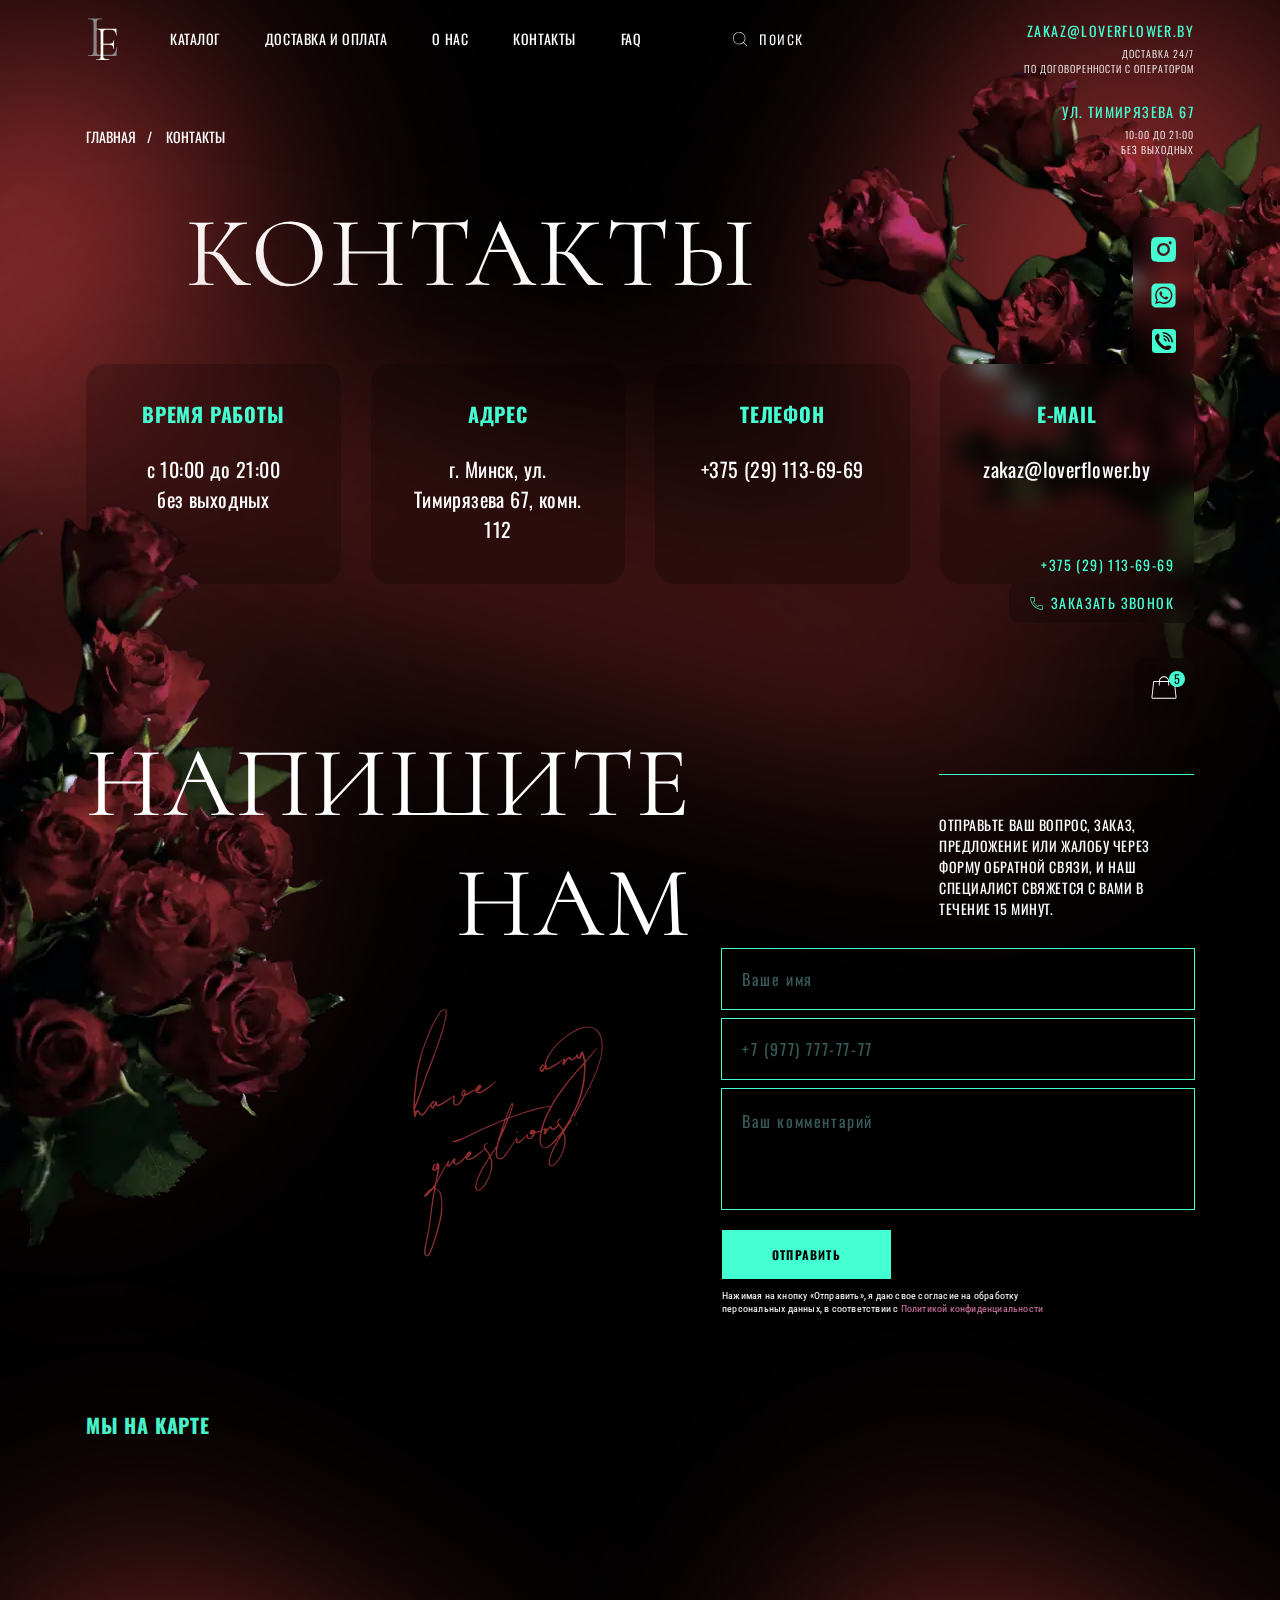
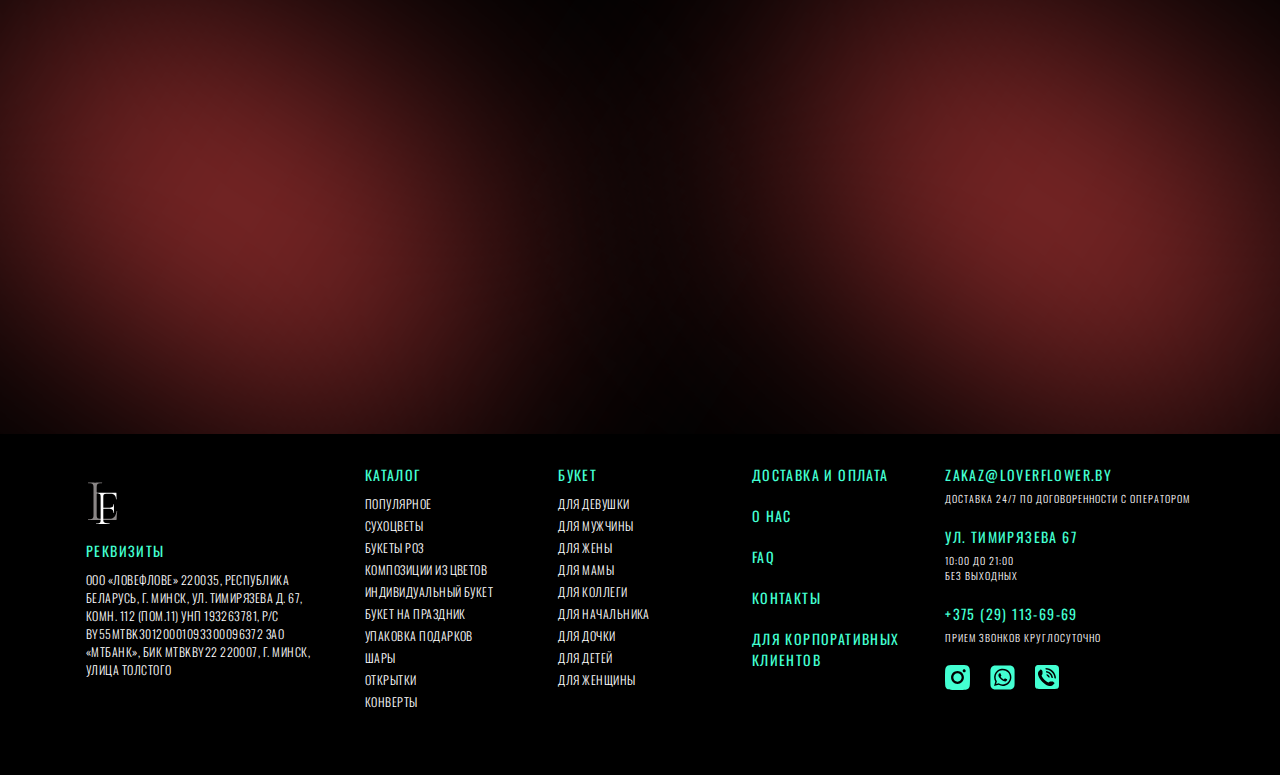
<file: contacts.html>
<!DOCTYPE html>
<html lang="ru">

<head>
	<title>Lover Flower</title>
	<meta charset="UTF-8">
	<meta name="format-detection" content="telephone=no">
	<!-- <style>body{opacity: 0;}</style> -->
	<link rel="stylesheet" href="css/style.min.css?_v=20230830112647">
	<link rel="shortcut icon" href="favicon.ico">
	<!-- <meta name="robots" content="noindex, nofollow"> -->
	<meta name="viewport" content="width=device-width, initial-scale=1.0">
</head>

<body>
	<div class="wrapper">
		<header class="header">
			<div class="header__container">
				<div class="header-top">
					<div class="header__menu menu">
						<div class="menu__icon">
							<span></span>
						</div>
						<a data-da=".menu__list, 767, 0" href="index.html" class="menu__logo">
							<svg width="34" height="75" viewBox="0 0 34 75" fill="none" xmlns="http://www.w3.org/2000/svg">
								<path d="M10.68 50.9C10.68 52.06 10.8 52.92 11.04 53.48C11.32 54 11.8 54.36 12.48 54.56C13.2 54.76 14.32 54.86 15.84 54.86H23.52C27.48 54.86 29.82 52.32 30.54 47.24C30.54 47.12 30.64 47.08 30.84 47.12C31.08 47.12 31.2 47.18 31.2 47.3C30.84 50.46 30.66 53.06 30.66 55.1C30.66 55.42 30.6 55.66 30.48 55.82C30.36 55.94 30.12 56 29.76 56H2.16C2.08 56 2.04 55.88 2.04 55.64C2.04 55.4 2.08 55.28 2.16 55.28C3.72 55.28 4.86 55.18 5.58 54.98C6.34 54.78 6.84 54.4 7.08 53.84C7.36 53.24 7.5 52.34 7.5 51.14V23.36C7.5 22.16 7.36 21.28 7.08 20.72C6.84 20.16 6.34 19.78 5.58 19.58C4.86 19.34 3.72 19.22 2.16 19.22C2.08 19.22 2.04 19.1 2.04 18.86C2.04 18.62 2.08 18.5 2.16 18.5L5.1 18.56C6.78 18.64 8.1 18.68 9.06 18.68C10.14 18.68 11.52 18.64 13.2 18.56L16.02 18.5C16.1 18.5 16.14 18.62 16.14 18.86C16.14 19.1 16.1 19.22 16.02 19.22C14.46 19.22 13.3 19.34 12.54 19.58C11.82 19.78 11.32 20.18 11.04 20.78C10.8 21.34 10.68 22.22 10.68 23.42V50.9Z" fill="#8A8686" />
								<path d="M30.55 35.25C30.55 35.35 30.45 35.4 30.25 35.4C30.0833 35.4 30 35.35 30 35.25C30 33.55 29.55 32.2 28.65 31.2C27.75 30.2 26.5667 29.7 25.1 29.7H21.65C20.4167 29.7 19.5 29.7833 18.9 29.95C18.3 30.1167 17.8833 30.4167 17.65 30.85C17.4167 31.2833 17.3 31.95 17.3 32.85V43.85H22.75C24.45 43.85 25.65 43.6 26.35 43.1C27.05 42.5667 27.4 41.6667 27.4 40.4C27.4 40.3333 27.5 40.3 27.7 40.3C27.9 40.3 28 40.3333 28 40.4L27.95 44.35C27.95 45.3167 27.9667 46.0333 28 46.5L28.05 48.85C28.05 48.9167 27.95 48.95 27.75 48.95C27.55 48.95 27.45 48.9167 27.45 48.85C27.45 47.35 27.0833 46.3 26.35 45.7C25.65 45.1 24.3833 44.8 22.55 44.8H17.3V55.75C17.3 56.8167 17.45 57.6 17.75 58.1C18.05 58.5667 18.6167 58.9 19.45 59.1C20.3167 59.3 21.6833 59.4 23.55 59.4C23.65 59.4 23.7 59.5 23.7 59.7C23.7 59.9 23.65 60 23.55 60C22.1833 60 21.1167 59.9833 20.35 59.95L16 59.9L12.7 59.95C12.1 59.9833 11.2667 60 10.2 60C10.1333 60 10.1 59.9 10.1 59.7C10.1 59.5 10.1333 59.4 10.2 59.4C11.5 59.4 12.45 59.3167 13.05 59.15C13.6833 58.9833 14.1 58.6667 14.3 58.2C14.5333 57.7 14.65 56.95 14.65 55.95V32.8C14.65 31.8 14.5333 31.0667 14.3 30.6C14.1 30.1333 13.6833 29.8167 13.05 29.65C12.45 29.45 11.5 29.35 10.2 29.35C10.1333 29.35 10.1 29.25 10.1 29.05C10.1 28.85 10.1333 28.75 10.2 28.75H30C30.3 28.75 30.45 28.9 30.45 29.2L30.55 35.25Z" fill="white" />
							</svg>
							<!--<div href="index.html" class="main-logo">
						<p>lover <br> flower</p>
					</div>-->
						</a>
						<nav class="menu__body">
							<ul class="menu__list">
								<li><a href="catalog.html" class="menu-link">Каталог</a></li>
								<li><a href="delivery.html" class="menu-link">Доставка и оплата </a></li>
								<li><a href="about.html" class="menu-link">О нас</a></li>
								<li><a href="contacts.html" class="menu-link">Контакты</a></li>
								<li><a href="faq.html" class="menu-link">FAQ</a></li>
								<li><a href="errror.html" class="menu-link menu-link_m">для корпоративных клиентов</a></li>
								<li class="form-head">
									<form data-da=".menu__list, 767" class="menu__form" action="post">
										<button type="submit">
											<svg class="form-find" width="18" height="18" viewBox="0 0 18 18" fill="none" xmlns="http://www.w3.org/2000/svg">
												<path d="M15.9489 15.5509L12.7239 12.326C13.8154 11.1308 14.3957 9.55591 14.3407 7.93829C14.2857 6.32068 13.5998 4.78882 12.4297 3.67051C11.2597 2.5522 9.69835 1.93626 8.0799 1.9545C6.46145 1.97273 4.91441 2.62368 3.76982 3.76807C2.62523 4.91246 1.974 6.45938 1.95548 8.07783C1.93696 9.69627 2.55263 11.2577 3.67073 12.428C4.78883 13.5982 6.32057 14.2844 7.93818 14.3397C9.55578 14.395 11.1308 13.8149 12.3261 12.7237L15.5512 15.9488C15.6039 16.0015 15.6755 16.0311 15.7501 16.0311C15.8247 16.0311 15.8962 16.0014 15.9489 15.9487C16.0017 15.8959 16.0313 15.8244 16.0313 15.7498C16.0313 15.6752 16.0016 15.6037 15.9489 15.5509ZM2.53175 8.15602C2.53175 7.0435 2.86165 5.95597 3.47974 5.03094C4.09782 4.10591 4.97632 3.38494 6.00416 2.9592C7.03199 2.53346 8.16299 2.42206 9.25413 2.6391C10.3453 2.85615 11.3476 3.39188 12.1342 4.17855C12.9209 4.96522 13.4566 5.9675 13.6737 7.05864C13.8907 8.14978 13.7793 9.28078 13.3536 10.3086C12.9278 11.3365 12.2069 12.215 11.2818 12.833C10.3568 13.4511 9.26927 13.781 8.15675 13.781C6.66542 13.7793 5.23566 13.1862 4.18113 12.1316C3.1266 11.0771 2.53343 9.64735 2.53175 8.15602Z" fill="white" />
											</svg>
										</button>
										<input type="text" placeholder="поиск">
									</form>
								</li>
								<li>
									<a href="tel:+375291136969" class="menu-link menu-link_contact">
										<svg width="16" height="16" viewBox="0 0 16 16" fill="none" xmlns="http://www.w3.org/2000/svg">
											<path d="M12.9997 14.6667C13.551 14.6667 13.9997 14.218 13.9997 13.6667V11.3333C13.9997 10.782 13.551 10.3333 12.9997 10.3333C12.2197 10.3333 11.453 10.2107 10.7197 9.96867C10.5444 9.91331 10.3573 9.90659 10.1785 9.94921C9.99971 9.99183 9.83582 10.0822 9.70434 10.2107L8.74434 11.1707C7.08508 10.2699 5.72236 8.90762 4.82101 7.24867L5.77301 6.29067C6.04767 6.036 6.14634 5.64867 6.02901 5.276C5.7875 4.54153 5.66506 3.77315 5.66634 3C5.66634 2.44867 5.21767 2 4.66634 2H2.33301C1.78167 2 1.33301 2.44867 1.33301 3C1.33301 9.43333 6.56634 14.6667 12.9997 14.6667ZM2.33301 2.66667H4.66634C4.75475 2.66667 4.83953 2.70179 4.90204 2.7643C4.96456 2.82681 4.99967 2.91159 4.99967 3C4.99967 3.85133 5.13301 4.68733 5.39501 5.48C5.41426 5.53752 5.41651 5.59937 5.40149 5.65814C5.38647 5.71691 5.35483 5.7701 5.31034 5.81133L4.00634 7.122C5.09767 9.274 6.70967 10.886 8.87167 11.9867L10.171 10.6867C10.2153 10.6428 10.2708 10.6118 10.3314 10.597C10.392 10.5822 10.4554 10.5842 10.515 10.6027C11.3123 10.8667 12.1483 11 12.9997 11C13.183 11 13.333 11.15 13.333 11.3333V13.6667C13.333 13.85 13.183 14 12.9997 14C6.93434 14 1.99967 9.06533 1.99967 3C1.99967 2.91159 2.03479 2.82681 2.09731 2.7643C2.15982 2.70179 2.2446 2.66667 2.33301 2.66667Z" fill="#43FFD2" />
										</svg>
										<div class="menu-sub-title menu-sub-title__link">+375 (29) 113-69-69</div>
									</a>
								</li>
								<li>
									<a data-da=".header__menu, 767" href="#" class="menu-link header-right__bascket">
										<svg width="30" height="30" viewBox="0 0 30 30" fill="none" xmlns="http://www.w3.org/2000/svg">
											<path d="M27.538 24.2201L25.8715 9.22006C25.8336 8.87597 25.67 8.558 25.412 8.32713C25.1541 8.09626 24.82 7.96876 24.4738 7.96908H20.1343C20.0175 6.68823 19.426 5.49732 18.4761 4.63016C17.5263 3.763 16.2865 3.28223 15.0004 3.28223C13.7142 3.28223 12.4745 3.763 11.5246 4.63016C10.5747 5.49732 9.98325 6.68823 9.86637 7.96908H5.52692C5.18075 7.96876 4.84665 8.09626 4.5887 8.32713C4.33076 8.558 4.16714 8.87597 4.12922 9.22006L2.4627 24.2201C2.44086 24.4166 2.46073 24.6156 2.52101 24.8039C2.58128 24.9923 2.68061 25.1658 2.8125 25.3132C2.94439 25.4605 3.10588 25.5784 3.28643 25.6591C3.46697 25.7398 3.66251 25.7816 3.86028 25.7816H26.1403C26.3381 25.7816 26.5336 25.7399 26.7142 25.6592C26.8948 25.5785 27.0563 25.4606 27.1882 25.3132C27.3201 25.1658 27.4194 24.9923 27.4797 24.804C27.54 24.6156 27.5599 24.4166 27.538 24.2201ZM15.0004 4.21908C16.0376 4.22046 17.0381 4.60342 17.8112 5.29499C18.5843 5.98655 19.0759 6.93838 19.1924 7.96908H10.8083C10.9248 6.93838 11.4164 5.98655 12.1895 5.29499C12.9626 4.60342 13.9631 4.22046 15.0004 4.21908ZM26.4897 24.688C26.4459 24.7374 26.3922 24.7769 26.3319 24.8038C26.2717 24.8307 26.2064 24.8445 26.1404 24.8441H3.86028C3.79436 24.8441 3.72918 24.8302 3.669 24.8033C3.60882 24.7763 3.55499 24.737 3.51103 24.6879C3.46707 24.6388 3.43396 24.5809 3.41388 24.5182C3.39379 24.4554 3.38717 24.3891 3.39446 24.3235L5.0611 9.32354C5.07374 9.20886 5.12828 9.10289 5.21424 9.02594C5.30021 8.949 5.41155 8.90649 5.52692 8.90658H9.84411V12.1878C9.84411 12.3122 9.89349 12.4314 9.9814 12.5193C10.0693 12.6072 10.1885 12.6566 10.3129 12.6566C10.4372 12.6566 10.5564 12.6072 10.6443 12.5193C10.7322 12.4314 10.7816 12.3122 10.7816 12.1878V8.90658H19.2191V12.1878C19.2191 12.3122 19.2685 12.4314 19.3564 12.5193C19.4443 12.6072 19.5635 12.6566 19.6879 12.6566C19.8122 12.6566 19.9314 12.6072 20.0193 12.5193C20.1072 12.4314 20.1566 12.3122 20.1566 12.1878V8.90658H24.4738C24.5892 8.90649 24.7005 8.949 24.7865 9.02594C24.8724 9.10289 24.927 9.20886 24.9396 9.32354L26.6063 24.3235C26.6139 24.3891 26.6075 24.4555 26.5873 24.5184C26.5672 24.5812 26.5339 24.639 26.4897 24.688Z" fill="white" />
										</svg>
										<p class="bascket-counter">5</p>
									</a>
								</li>
							</ul>
						</nav>
					</div>
				</div>
				<div class="header-right">
					<div class="header-right__body">
						<div data-da=".menu__list, 767" class="header-right__delivery delivery-block">
							<a href="mailto:zakaz@loverflower.by" class="delivery-block__sub-title menu-sub-title menu-sub-title__link">zakaz@loverflower.by</a>
							<div class="delivery-block__text menu-text">Доставка 24/7 <br> по договоренности с оператором</div>
						</div>
						<div data-da=".menu__list, 767" class="header-right__adress adress-block">
							<div class="adress-block__adress menu-sub-title">ул. Тимирязева 67</div>
							<div class="adress-block__schedule menu-text">
								<p>10:00 до 21:00</p>
								<p>без выходных</p>
							</div>
						</div>
						<div data-da=".menu__list, 767, 15" class="header-right__social social">
							<ul class="social__list">
								<li>
									<a href="errror.html" class="social__item">
										<svg width="25" height="25" viewBox="0 0 25 25" fill="none" xmlns="http://www.w3.org/2000/svg">
											<path d="M12.4884 8.32593C10.1947 8.32593 8.3228 10.1978 8.3228 12.4916C8.3228 14.7853 10.1947 16.6572 12.4884 16.6572C14.7822 16.6572 16.6541 14.7853 16.6541 12.4916C16.6541 10.1978 14.7822 8.32593 12.4884 8.32593ZM24.9822 12.4916C24.9822 10.7666 24.9978 9.05718 24.9009 7.3353C24.8041 5.3353 24.951 2.95371 23.4885 1.49121C22.0229 0.0255859 19.6478 0.179054 17.6478 0.0821795C15.9228 -0.0146955 14.2134 0.000929513 12.4916 0.000929513C10.7666 0.000929513 9.05718 -0.0146955 7.3353 0.0821795C5.3353 0.179054 2.95103 0.028711 1.48853 1.49121C0.0229003 2.95684 0.179054 5.3353 0.0821795 7.3353C-0.0146955 9.0603 0.000929513 10.7697 0.000929513 12.4916C0.000929513 14.2134 -0.0146955 15.9259 0.0821795 17.6478C0.179054 19.6478 0.0260254 22.0287 1.48853 23.4912C2.95415 24.9568 5.3353 24.8041 7.3353 24.9009C9.0603 24.9978 10.7697 24.9822 12.4916 24.9822C14.2166 24.9822 15.9259 24.9978 17.6478 24.9009C19.6478 24.8041 22.026 24.9537 23.4885 23.4912C24.9542 22.0256 24.8041 19.6478 24.9009 17.6478C25.0009 15.9259 24.9822 14.2166 24.9822 12.4916ZM12.4884 18.9009C8.94155 18.9009 6.07905 16.0384 6.07905 12.4916C6.07905 8.94468 8.94155 6.08218 12.4884 6.08218C16.0353 6.08218 18.8978 8.94468 18.8978 12.4916C18.8978 16.0384 16.0353 18.9009 12.4884 18.9009ZM19.1603 7.31655C18.3322 7.31655 17.6634 6.6478 17.6634 5.81968C17.6634 4.99155 18.3322 4.3228 19.1603 4.3228C19.9884 4.3228 20.6572 4.99155 20.6572 5.81968C20.6574 6.01632 20.6189 6.21108 20.5437 6.3928C20.4686 6.57452 20.3584 6.73963 20.2193 6.87868C20.0803 7.01773 19.9151 7.12798 19.7334 7.20311C19.5517 7.27825 19.3569 7.3168 19.1603 7.31655Z" fill="#43FFD2" />
										</svg>
									</a>
								</li>
								<li>
									<a href="errror.html" class="social__item">
										<svg width="25" height="25" viewBox="0 0 25 25" fill="none" xmlns="http://www.w3.org/2000/svg">
											<path d="M24.5716 5.91128C24.5615 5.39288 24.52 4.87556 24.4471 4.3622C24.3603 3.90557 24.2128 3.46262 24.0085 3.04512C23.5612 2.16219 22.8442 1.44477 21.9616 0.996992C21.5468 0.793645 21.1067 0.646542 20.653 0.559576C20.1357 0.485242 19.6143 0.44287 19.0918 0.432701C18.8707 0.424242 18.5843 0.420617 18.4514 0.420617L6.5517 0.416992C6.41879 0.416992 6.13241 0.420617 5.91128 0.429076C5.39287 0.439064 4.87556 0.480627 4.3622 0.553534C3.90557 0.64034 3.46262 0.787858 3.04512 0.992159C2.16224 1.43948 1.44484 2.15646 0.996992 3.03908C0.793698 3.45391 0.646598 3.894 0.559576 4.3477C0.484904 4.86497 0.442129 5.38634 0.431492 5.90887C0.424242 6.12999 0.419409 6.41637 0.419409 6.54928L0.416992 18.4489C0.416992 18.5819 0.420617 18.8682 0.429076 19.0894C0.439064 19.6078 0.480627 20.1251 0.553534 20.6385C0.640354 21.0951 0.787871 21.538 0.992159 21.9555C1.43948 22.8384 2.15646 23.5558 3.03908 24.0037C3.45393 24.2069 3.894 24.354 4.3477 24.4411C4.86499 24.5154 5.38637 24.5578 5.90887 24.5679C6.12999 24.5764 6.41637 24.58 6.54928 24.58L18.449 24.5824C18.5819 24.5824 18.8682 24.5788 19.0894 24.5704C19.6078 24.5603 20.1251 24.5188 20.6385 24.4459C21.0951 24.359 21.538 24.2115 21.9555 24.0073C22.8389 23.5602 23.5567 22.8432 24.0049 21.9604C24.2082 21.5455 24.3553 21.1055 24.4423 20.6517C24.517 20.1345 24.5598 19.6131 24.5704 19.0906C24.5776 18.8694 24.5825 18.5831 24.5825 18.4502L24.5837 6.5517C24.5837 6.41878 24.58 6.13241 24.5716 5.91128ZM12.7625 20.9067H12.7589C11.3206 20.9064 9.90524 20.5458 8.64212 19.8579L4.07462 21.0553L5.29745 16.5929C4.35067 14.95 3.97236 13.0406 4.22119 11.1607C4.47002 9.28091 5.33208 7.53568 6.67371 6.19564C8.01535 4.8556 9.7616 3.99562 11.6417 3.74903C13.5219 3.50243 15.4308 3.88301 17.0727 4.83175C18.7145 5.78049 19.9974 7.24439 20.7226 8.99647C21.4478 10.7486 21.5747 12.691 21.0836 14.5225C20.5925 16.354 19.5109 17.9724 18.0064 19.1267C16.502 20.2809 14.6588 20.9066 12.7625 20.9067Z" fill="#43FFD2" />
											<path d="M12.7664 5.13011C11.4869 5.12974 10.2306 5.47217 9.12829 6.12178C8.02594 6.77139 7.11775 7.70447 6.49817 8.82398C5.87859 9.94349 5.57025 11.2085 5.60521 12.4876C5.64017 13.7666 6.01716 15.013 6.69697 16.0969L6.86734 16.3676L6.14355 19.009L8.85384 18.2985L9.11484 18.4532C10.2182 19.1066 11.4769 19.4514 12.7592 19.4513H12.7628C14.6621 19.4516 16.4837 18.6974 17.8269 17.3547C19.1701 16.0119 19.9249 14.1906 19.9252 12.2913C19.9255 10.392 19.1713 8.57043 17.8286 7.22722C16.4858 5.88401 14.6645 5.12923 12.7652 5.12891L12.7664 5.13011ZM16.9763 15.3647C16.8179 15.6263 16.6071 15.8522 16.3571 16.0284C16.1072 16.2045 15.8234 16.327 15.5238 16.3882C15.0715 16.4657 14.6073 16.4368 14.1681 16.3036C13.7516 16.1738 13.3422 16.0221 12.9416 15.8492C11.4551 15.1032 10.188 13.9835 9.26467 12.6C8.76101 11.9596 8.45528 11.186 8.38501 10.3743C8.3792 10.0392 8.44325 9.70664 8.57307 9.3977C8.70288 9.08876 8.89562 8.81025 9.13901 8.57991C9.21094 8.49785 9.29905 8.43156 9.39782 8.38519C9.4966 8.33882 9.60389 8.31337 9.71297 8.31045C9.85555 8.31045 9.99934 8.31045 10.125 8.3177C10.2579 8.32374 10.4343 8.26695 10.6083 8.68745C10.7896 9.11762 11.2198 10.1773 11.2729 10.2849C11.3071 10.3412 11.3266 10.4052 11.3297 10.4711C11.3329 10.5369 11.3196 10.6025 11.291 10.6619C11.2368 10.7911 11.1644 10.912 11.076 11.0207C10.9672 11.1464 10.85 11.3011 10.7533 11.3977C10.6446 11.5053 10.5334 11.6213 10.6579 11.8364C10.9811 12.3898 11.3847 12.8923 11.8553 13.3274C12.366 13.7815 12.952 14.1429 13.5869 14.3956C13.802 14.5044 13.9276 14.485 14.0533 14.3412C14.179 14.1974 14.591 13.7129 14.7348 13.4978C14.8786 13.2827 15.0212 13.319 15.2181 13.3903C15.4151 13.4616 16.4748 13.9824 16.6899 14.0911C16.905 14.1999 17.0488 14.2518 17.1019 14.3412C17.1609 14.6873 17.1172 15.0431 16.9763 15.3647Z" fill="#43FFD2" />
										</svg>
									</a>
								</li>
								<li>
									<a href="errror.html" class="social__item">
										<svg width="24" height="24" viewBox="0 0 24 24" fill="none" xmlns="http://www.w3.org/2000/svg">
											<path d="M19.9902 24H3.99023C1.99023 24 1.46365 23.707 0.878289 23.1211C0.292923 22.5352 -0.00976562 22 0.000240437 20V4C0.000240437 2 0.292923 1.46484 0.878289 0.878906C1.46365 0.292969 1.99023 0 3.99023 0H19.9902C20.8175 0 22.0036 0.0124413 22.9902 1C23.9768 1.98756 23.9768 3.17188 23.9768 4V20C23.9902 22 23.6841 22.5352 23.0988 23.1211C22.5134 23.707 21.9902 24 19.9902 24ZM7.49292 9V6.75C7.49292 6.32812 7.36414 5.91406 7.10658 5.50781C6.84902 5.10156 6.56414 4.8125 6.25195 4.64062C5.93975 4.46875 5.6978 4.46094 5.52609 4.61719L3.81683 6.35156C3.34853 6.82031 3.08317 7.44922 3.02073 8.23828C2.95829 9.02734 3.07926 9.88672 3.38366 10.8164C3.68805 11.7461 4.17585 12.7305 4.84707 13.7695C5.51829 14.8086 6.32219 15.7969 7.25878 16.7344C8.19536 17.6719 9.18268 18.4766 10.2207 19.1484C11.2588 19.8203 12.2422 20.3125 13.171 20.625C14.0998 20.9375 14.9583 21.0625 15.7466 21C16.5349 20.9375 17.1632 20.6719 17.6315 20.2031L19.3641 18.4688C19.5202 18.3125 19.5124 18.0742 19.3407 17.7539C19.169 17.4336 18.8802 17.1445 18.4744 16.8867C18.0685 16.6289 17.6549 16.5 17.2334 16.5H14.9856L13.4637 17.4375C12.7612 17.25 11.8949 16.7422 10.8646 15.9141C9.83439 15.0859 8.90561 14.1562 8.07829 13.125C7.25097 12.0938 6.74365 11.2266 6.55634 10.5234L7.49292 9ZM16.4373 12.75L17.9593 13.0078C17.8344 11.1328 17.1085 9.53125 15.7817 8.20312C14.4549 6.875 12.8627 6.14844 11.0051 6.02344L11.2393 7.54688C12.5973 7.71875 13.7602 8.28906 14.728 9.25781C15.6959 10.2266 16.2656 11.3906 16.4373 12.75ZM11.5202 9.11719L11.8012 10.8047C12.41 11.1016 12.8705 11.5625 13.1827 12.1875L14.8685 12.4688C14.6656 11.6406 14.2637 10.9258 13.6627 10.3242C13.0617 9.72266 12.3476 9.32031 11.5202 9.11719ZM10.49 3L10.7476 4.52344C12.3085 4.55469 13.7485 4.96484 15.0676 5.75391C16.3866 6.54297 17.4402 7.59766 18.2285 8.91797C19.0168 10.2383 19.4266 11.6797 19.4578 13.2422L20.9798 13.5C20.9798 12.0781 20.7027 10.7188 20.1485 9.42188C19.5944 8.125 18.849 7.00781 17.9124 6.07031C16.9759 5.13281 15.8598 4.38672 14.5641 3.83203C13.2685 3.27734 11.9105 3 10.49 3Z" fill="#43FFD2" />
										</svg>
									</a>
								</li>
							</ul>
						</div>
						<div class="header-right__call call-header-right">
							<a data-da=".menu__list, 767" href="tel:+375291136969" class="call-header-right__number menu-sub-title menu-sub-title__link">+375 (29) 113-69-69</a>
							<a href="tel:+375291136969" class="call-header-right__order-call">
								<svg width="16" height="16" viewBox="0 0 16 16" fill="none" xmlns="http://www.w3.org/2000/svg">
									<path d="M12.9997 14.6667C13.551 14.6667 13.9997 14.218 13.9997 13.6667V11.3333C13.9997 10.782 13.551 10.3333 12.9997 10.3333C12.2197 10.3333 11.453 10.2107 10.7197 9.96867C10.5444 9.91331 10.3573 9.90659 10.1785 9.94921C9.99971 9.99183 9.83582 10.0822 9.70434 10.2107L8.74434 11.1707C7.08508 10.2699 5.72236 8.90762 4.82101 7.24867L5.77301 6.29067C6.04767 6.036 6.14634 5.64867 6.02901 5.276C5.7875 4.54153 5.66506 3.77315 5.66634 3C5.66634 2.44867 5.21767 2 4.66634 2H2.33301C1.78167 2 1.33301 2.44867 1.33301 3C1.33301 9.43333 6.56634 14.6667 12.9997 14.6667ZM2.33301 2.66667H4.66634C4.75475 2.66667 4.83953 2.70179 4.90204 2.7643C4.96456 2.82681 4.99967 2.91159 4.99967 3C4.99967 3.85133 5.13301 4.68733 5.39501 5.48C5.41426 5.53752 5.41651 5.59937 5.40149 5.65814C5.38647 5.71691 5.35483 5.7701 5.31034 5.81133L4.00634 7.122C5.09767 9.274 6.70967 10.886 8.87167 11.9867L10.171 10.6867C10.2153 10.6428 10.2708 10.6118 10.3314 10.597C10.392 10.5822 10.4554 10.5842 10.515 10.6027C11.3123 10.8667 12.1483 11 12.9997 11C13.183 11 13.333 11.15 13.333 11.3333V13.6667C13.333 13.85 13.183 14 12.9997 14C6.93434 14 1.99967 9.06533 1.99967 3C1.99967 2.91159 2.03479 2.82681 2.09731 2.7643C2.15982 2.70179 2.2446 2.66667 2.33301 2.66667Z" fill="#43FFD2" />
								</svg>
								<div class="menu-sub-title menu-sub-title__link">заказать звонок</div>
							</a>
						</div>
						<a href="#" class="header-right__bascket_big">
							<svg width="30" height="30" viewBox="0 0 30 30" fill="none" xmlns="http://www.w3.org/2000/svg">
								<path d="M27.538 24.2201L25.8715 9.22006C25.8336 8.87597 25.67 8.558 25.412 8.32713C25.1541 8.09626 24.82 7.96876 24.4738 7.96908H20.1343C20.0175 6.68823 19.426 5.49732 18.4761 4.63016C17.5263 3.763 16.2865 3.28223 15.0004 3.28223C13.7142 3.28223 12.4745 3.763 11.5246 4.63016C10.5747 5.49732 9.98325 6.68823 9.86637 7.96908H5.52692C5.18075 7.96876 4.84665 8.09626 4.5887 8.32713C4.33076 8.558 4.16714 8.87597 4.12922 9.22006L2.4627 24.2201C2.44086 24.4166 2.46073 24.6156 2.52101 24.8039C2.58128 24.9923 2.68061 25.1658 2.8125 25.3132C2.94439 25.4605 3.10588 25.5784 3.28643 25.6591C3.46697 25.7398 3.66251 25.7816 3.86028 25.7816H26.1403C26.3381 25.7816 26.5336 25.7399 26.7142 25.6592C26.8948 25.5785 27.0563 25.4606 27.1882 25.3132C27.3201 25.1658 27.4194 24.9923 27.4797 24.804C27.54 24.6156 27.5599 24.4166 27.538 24.2201ZM15.0004 4.21908C16.0376 4.22046 17.0381 4.60342 17.8112 5.29499C18.5843 5.98655 19.0759 6.93838 19.1924 7.96908H10.8083C10.9248 6.93838 11.4164 5.98655 12.1895 5.29499C12.9626 4.60342 13.9631 4.22046 15.0004 4.21908ZM26.4897 24.688C26.4459 24.7374 26.3922 24.7769 26.3319 24.8038C26.2717 24.8307 26.2064 24.8445 26.1404 24.8441H3.86028C3.79436 24.8441 3.72918 24.8302 3.669 24.8033C3.60882 24.7763 3.55499 24.737 3.51103 24.6879C3.46707 24.6388 3.43396 24.5809 3.41388 24.5182C3.39379 24.4554 3.38717 24.3891 3.39446 24.3235L5.0611 9.32354C5.07374 9.20886 5.12828 9.10289 5.21424 9.02594C5.30021 8.949 5.41155 8.90649 5.52692 8.90658H9.84411V12.1878C9.84411 12.3122 9.89349 12.4314 9.9814 12.5193C10.0693 12.6072 10.1885 12.6566 10.3129 12.6566C10.4372 12.6566 10.5564 12.6072 10.6443 12.5193C10.7322 12.4314 10.7816 12.3122 10.7816 12.1878V8.90658H19.2191V12.1878C19.2191 12.3122 19.2685 12.4314 19.3564 12.5193C19.4443 12.6072 19.5635 12.6566 19.6879 12.6566C19.8122 12.6566 19.9314 12.6072 20.0193 12.5193C20.1072 12.4314 20.1566 12.3122 20.1566 12.1878V8.90658H24.4738C24.5892 8.90649 24.7005 8.949 24.7865 9.02594C24.8724 9.10289 24.927 9.20886 24.9396 9.32354L26.6063 24.3235C26.6139 24.3891 26.6075 24.4555 26.5873 24.5184C26.5672 24.5812 26.5339 24.639 26.4897 24.688Z" fill="white" />
							</svg>
							<p class="bascket-counter_big">5</p>
						</a>
					</div>
				</div>
			</div>
		</header>

		<main class="page">
			<div class="breadcrumb">
				<div class="breadcrumb__container">
					<ul class="breadcrumb__list">
						<li><a href="index.html">Главная</a></li>
						<li>Контакты</li>
					</ul>
				</div>
			</div>
			<section class="contacts-main">
				<div class="contacts-main__decor">
					<picture><source srcset="img/contacts/decor01.webp" type="image/webp"><img src="img/contacts/decor01.png" alt="decor"></picture>
				</div>
				<div class="contacts-main__decor_l">
					<picture><source srcset="img/contacts/decor03.webp" type="image/webp"><img src="img/contacts/decor03.png" alt="decor"></picture>
				</div>
				<div class="contacts-main__container">
					<h1 class="contacts-main__title title">контакты</h1>
					<div class="contacts-main__cards cards-contacts">
						<div class="cards-contacts__item">
							<div class="cards-contacts__title">время работы</div>
							<div class="cards-contacts__text text_t">
								<p>с 10:00 до 21:00</p>
								<p>без выходных</p>
							</div>
						</div>
						<div class="cards-contacts__item">
							<div class="cards-contacts__title">Адрес</div>
							<div class="cards-contacts__text text_t">г. Минск, ул. Тимирязева 67, комн. 112</div>
						</div>
						<div class="cards-contacts__item">
							<div class="cards-contacts__title">Телефон</div>
							<a href="#" class="cards-contacts__text text_t">+375 (29) 113-69-69</a>
						</div>
						<div class="cards-contacts__item">
							<div class="cards-contacts__title">E-mail</div>
							<a href="#" class="cards-contacts__text text_t">zakaz@loverflower.by</a>
						</div>
					</div>
				</div>
			</section>
			<section class="call-us">
				<div class="call-us__decor">
					<picture><source srcset="img/contacts/decor02.webp" type="image/webp"><img src="img/contacts/decor02.png" alt="decor"></picture>
				</div>
				<div class="call-us__container">
					<div class="call-us__body">
						<div class="call-us__welcome welcome-call-us">
							<div class="welcome-call-us__title title">
								<p>напишите</p>
								<p>нам</p>
							</div>
							<div class="welcome-call-us__sign">
								<picture><source srcset="img/contacts/sign-contact.webp" type="image/webp"><img src="img/contacts/sign-contact.png" alt="sign"></picture>
							</div>
						</div>
						<div class="call-us__message message-call-us">
							<h4 class="message-call-us__text text_f">Отправьте ваш вопрос, заказ, предложение или жалобу через форму обратной связи, и наш специалист свяжется с вами в течение 15 минут.</h4>
							<form class="message-call-us__form main-form">
								<input class="message-call-us__input main-form__input" autocomplete="off" placeholder="Ваше имя" type="text">
								<input class="message-call-us__input main-form__input" autocomplete="off" placeholder="+7 (977) 777-77-77" type="tel">
								<textarea class="message-call-us__text-area main-form__text-area" autocomplete="off" placeholder="Ваш комментарий"></textarea>
								<button class="message-call-us__button button" type="submit">отправить</button>
							</form>
							<div class="message-call-us__confed confed">Нажимая на кнопку «Отправить», я даю свое согласие на обработку персональных данных, в соответствии с <a href="errror.html">Политикой конфиденциальности</a></div>
						</div>
					</div>
				</div>
			</section>
			<div class="map-contact">
				<div class="map-contact__container">
					<div class="map-contact__title">Мы на карте</div>
					<div class="map-contact__map">
						<iframe src="https://www.google.com/maps/embed?pb=!1m14!1m8!1m3!1d2244.654011832099!2d37.6046912!3d55.7645123!3m2!1i1024!2i768!4f13.1!3m3!1m2!1s0x46b54bdefc837447%3A0xf815bca184c56ba3!2z0JfQsNGH0LXRgtC60LA!5e0!3m2!1sru!2sru!4v1688283254717!5m2!1sru!2sru" style="border:0;" allowfullscreen="" loading="lazy" referrerpolicy="no-referrer-when-downgrade"></iframe>
					</div>
				</div>
			</div>
		</main>
		<footer class="footer">
			<div class="footer__container">
				<div class="footer__body">
					<div class="footer__column column-footer column-footer_1">
						<a data-da=".column-footer_4, 550, 0" href="index.html" class="column-footer__logo">
							<!--<img src="img/logo.svg" alt="logo">-->
							<svg width="34" height="75" viewBox="0 0 34 75" fill="none" xmlns="http://www.w3.org/2000/svg">
								<path d="M10.68 50.9C10.68 52.06 10.8 52.92 11.04 53.48C11.32 54 11.8 54.36 12.48 54.56C13.2 54.76 14.32 54.86 15.84 54.86H23.52C27.48 54.86 29.82 52.32 30.54 47.24C30.54 47.12 30.64 47.08 30.84 47.12C31.08 47.12 31.2 47.18 31.2 47.3C30.84 50.46 30.66 53.06 30.66 55.1C30.66 55.42 30.6 55.66 30.48 55.82C30.36 55.94 30.12 56 29.76 56H2.16C2.08 56 2.04 55.88 2.04 55.64C2.04 55.4 2.08 55.28 2.16 55.28C3.72 55.28 4.86 55.18 5.58 54.98C6.34 54.78 6.84 54.4 7.08 53.84C7.36 53.24 7.5 52.34 7.5 51.14V23.36C7.5 22.16 7.36 21.28 7.08 20.72C6.84 20.16 6.34 19.78 5.58 19.58C4.86 19.34 3.72 19.22 2.16 19.22C2.08 19.22 2.04 19.1 2.04 18.86C2.04 18.62 2.08 18.5 2.16 18.5L5.1 18.56C6.78 18.64 8.1 18.68 9.06 18.68C10.14 18.68 11.52 18.64 13.2 18.56L16.02 18.5C16.1 18.5 16.14 18.62 16.14 18.86C16.14 19.1 16.1 19.22 16.02 19.22C14.46 19.22 13.3 19.34 12.54 19.58C11.82 19.78 11.32 20.18 11.04 20.78C10.8 21.34 10.68 22.22 10.68 23.42V50.9Z" fill="#8A8686" />
								<path d="M30.55 35.25C30.55 35.35 30.45 35.4 30.25 35.4C30.0833 35.4 30 35.35 30 35.25C30 33.55 29.55 32.2 28.65 31.2C27.75 30.2 26.5667 29.7 25.1 29.7H21.65C20.4167 29.7 19.5 29.7833 18.9 29.95C18.3 30.1167 17.8833 30.4167 17.65 30.85C17.4167 31.2833 17.3 31.95 17.3 32.85V43.85H22.75C24.45 43.85 25.65 43.6 26.35 43.1C27.05 42.5667 27.4 41.6667 27.4 40.4C27.4 40.3333 27.5 40.3 27.7 40.3C27.9 40.3 28 40.3333 28 40.4L27.95 44.35C27.95 45.3167 27.9667 46.0333 28 46.5L28.05 48.85C28.05 48.9167 27.95 48.95 27.75 48.95C27.55 48.95 27.45 48.9167 27.45 48.85C27.45 47.35 27.0833 46.3 26.35 45.7C25.65 45.1 24.3833 44.8 22.55 44.8H17.3V55.75C17.3 56.8167 17.45 57.6 17.75 58.1C18.05 58.5667 18.6167 58.9 19.45 59.1C20.3167 59.3 21.6833 59.4 23.55 59.4C23.65 59.4 23.7 59.5 23.7 59.7C23.7 59.9 23.65 60 23.55 60C22.1833 60 21.1167 59.9833 20.35 59.95L16 59.9L12.7 59.95C12.1 59.9833 11.2667 60 10.2 60C10.1333 60 10.1 59.9 10.1 59.7C10.1 59.5 10.1333 59.4 10.2 59.4C11.5 59.4 12.45 59.3167 13.05 59.15C13.6833 58.9833 14.1 58.6667 14.3 58.2C14.5333 57.7 14.65 56.95 14.65 55.95V32.8C14.65 31.8 14.5333 31.0667 14.3 30.6C14.1 30.1333 13.6833 29.8167 13.05 29.65C12.45 29.45 11.5 29.35 10.2 29.35C10.1333 29.35 10.1 29.25 10.1 29.05C10.1 28.85 10.1333 28.75 10.2 28.75H30C30.3 28.75 30.45 28.9 30.45 29.2L30.55 35.25Z" fill="white" />
							</svg>
						</a>
						<div class="column-footer__title menu-sub-title">реквизиты</div>
						<div class="column-footer__text text_l">
							ООО «Ловефлове» 220035, Республика Беларусь, г. Минск, ул. Тимирязева д. 67, комн. 112 (пом.11) УНП 193263781, р/с BY55MTBK30120001093300096372 ЗАО «МТБанк», БИК MTBKBY22 220007, г. Минск, улица Толстого
						</div>
					</div>
					<div class="footer__column column-footer column-footer_2">
						<div class="column-footer__title menu-sub-title">Каталог</div>
						<ul class="column-footer__list text_l">
							<li><a class="column-footer__item" href="errror.html">Популярное</a></li>
							<li><a class="column-footer__item" href="errror.html">Сухоцветы</a></li>
							<li><a class="column-footer__item" href="errror.html">Букеты роз</a></li>
							<li><a class="column-footer__item" href="errror.html">Композиции из цветов</a></li>
							<li><a class="column-footer__item" href="errror.html">Индивидуальный букет</a></li>
							<li><a class="column-footer__item" href="errror.html">Букет на праздник</a></li>
							<li><a class="column-footer__item" href="errror.html">Упаковка подарков</a></li>
							<li><a class="column-footer__item" href="errror.html">Шары</a></li>
							<li><a class="column-footer__item" href="errror.html">Открытки</a></li>
							<li><a class="column-footer__item" href="errror.html">Конверты</a></li>
						</ul>
					</div>
					<div class="footer__column column-footer column-footer_3">
						<div class="column-footer__title menu-sub-title">Букет</div>
						<ul class="column-footer__list text_l">
							<li><a class="column-footer__item" href="errror.html">Для девушки</a></li>
							<li><a class="column-footer__item" href="errror.html">Для мужчины</a></li>
							<li><a class="column-footer__item" href="errror.html">Для жены</a></li>
							<li><a class="column-footer__item" href="errror.html">Для мамы</a></li>
							<li><a class="column-footer__item" href="errror.html">Для коллеги</a></li>
							<li><a class="column-footer__item" href="errror.html">Для начальника</a></li>
							<li><a class="column-footer__item" href="errror.html">Для дочки</a></li>
							<li><a class="column-footer__item" href="errror.html">Для детей</a></li>
							<li><a class="column-footer__item" href="errror.html">Для женщины</a></li>
						</ul>
					</div>
					<div class="footer__column column-footer column-footer_4">
						<ul class="column-footer__menu-list menu-sub-title">
							<li><a class="column-footer__item-menu" href="delivery.html">Доставка и оплата </a></li>
							<li><a class="column-footer__item-menu" href="about.html">О нас</a></li>
							<li><a class="column-footer__item-menu" href="faq.html">FAQ</a></li>
							<li><a class="column-footer__item-menu" href="contacts.html">Контакты</a></li>
							<li><a class="column-footer__item-menu" href="errror.html">для корпоративных клиентов</a></li>
							<li><a class="column-footer__item-menu column-footer__item-menu_d" href="catalog.html">Каталог</a></li>
							<li><a class="column-footer__item-menu column-footer__item-menu_d" href="errror.html">Букет</a></li>
						</ul>
					</div>
					<div class="footer__column column-footer column-footer_5">
						<div class="column-footer__order order-footer">
							<a href="mailto:zakaz@loverflower.by" class="order-footer__sub-title menu-sub-title menu-sub-title__link">zakaz@loverflower.by</a>
							<div class="order-footer__sub-text menu-text">Доставка 24/7 по договоренности с оператором</div>
						</div>
						<div class="column-footer__adress adress-footer">
							<div class="adress-footer__sub-title menu-sub-title">ул. Тимирязева 67</div>
							<div class="adress-footer__sub-text menu-text">
								<p>10:00 до 21:00</p>
								<p>без выходных</p>
							</div>
						</div>
						<div class="column-footer__contact contact-footer">
							<a href="tel:+375291136969" class="contact-footer__tel menu-sub-title menu-sub-title__link">+375 (29) 113-69-69</a>
							<div class="contact-footer__sub-text menu-text">прием звонков круглосуточно</div>
						</div>
						<div class="column-footer__social social-footer">
							<ul class="social-footer__list">
								<li>
									<a href="errror.html" class="social__item">
										<svg width="25" height="25" viewBox="0 0 25 25" fill="none" xmlns="http://www.w3.org/2000/svg">
											<path d="M12.4884 8.32593C10.1947 8.32593 8.3228 10.1978 8.3228 12.4916C8.3228 14.7853 10.1947 16.6572 12.4884 16.6572C14.7822 16.6572 16.6541 14.7853 16.6541 12.4916C16.6541 10.1978 14.7822 8.32593 12.4884 8.32593ZM24.9822 12.4916C24.9822 10.7666 24.9978 9.05718 24.9009 7.3353C24.8041 5.3353 24.951 2.95371 23.4885 1.49121C22.0229 0.0255859 19.6478 0.179054 17.6478 0.0821795C15.9228 -0.0146955 14.2134 0.000929513 12.4916 0.000929513C10.7666 0.000929513 9.05718 -0.0146955 7.3353 0.0821795C5.3353 0.179054 2.95103 0.028711 1.48853 1.49121C0.0229003 2.95684 0.179054 5.3353 0.0821795 7.3353C-0.0146955 9.0603 0.000929513 10.7697 0.000929513 12.4916C0.000929513 14.2134 -0.0146955 15.9259 0.0821795 17.6478C0.179054 19.6478 0.0260254 22.0287 1.48853 23.4912C2.95415 24.9568 5.3353 24.8041 7.3353 24.9009C9.0603 24.9978 10.7697 24.9822 12.4916 24.9822C14.2166 24.9822 15.9259 24.9978 17.6478 24.9009C19.6478 24.8041 22.026 24.9537 23.4885 23.4912C24.9542 22.0256 24.8041 19.6478 24.9009 17.6478C25.0009 15.9259 24.9822 14.2166 24.9822 12.4916ZM12.4884 18.9009C8.94155 18.9009 6.07905 16.0384 6.07905 12.4916C6.07905 8.94468 8.94155 6.08218 12.4884 6.08218C16.0353 6.08218 18.8978 8.94468 18.8978 12.4916C18.8978 16.0384 16.0353 18.9009 12.4884 18.9009ZM19.1603 7.31655C18.3322 7.31655 17.6634 6.6478 17.6634 5.81968C17.6634 4.99155 18.3322 4.3228 19.1603 4.3228C19.9884 4.3228 20.6572 4.99155 20.6572 5.81968C20.6574 6.01632 20.6189 6.21108 20.5437 6.3928C20.4686 6.57452 20.3584 6.73963 20.2193 6.87868C20.0803 7.01773 19.9151 7.12798 19.7334 7.20311C19.5517 7.27825 19.3569 7.3168 19.1603 7.31655Z" fill="#43FFD2" />
										</svg>
									</a>
								</li>
								<li>
									<a href="errror.html" class="social__item">
										<svg width="25" height="25" viewBox="0 0 25 25" fill="none" xmlns="http://www.w3.org/2000/svg">
											<path d="M24.5716 5.91128C24.5615 5.39288 24.52 4.87556 24.4471 4.3622C24.3603 3.90557 24.2128 3.46262 24.0085 3.04512C23.5612 2.16219 22.8442 1.44477 21.9616 0.996992C21.5468 0.793645 21.1067 0.646542 20.653 0.559576C20.1357 0.485242 19.6143 0.44287 19.0918 0.432701C18.8707 0.424242 18.5843 0.420617 18.4514 0.420617L6.5517 0.416992C6.41879 0.416992 6.13241 0.420617 5.91128 0.429076C5.39287 0.439064 4.87556 0.480627 4.3622 0.553534C3.90557 0.64034 3.46262 0.787858 3.04512 0.992159C2.16224 1.43948 1.44484 2.15646 0.996992 3.03908C0.793698 3.45391 0.646598 3.894 0.559576 4.3477C0.484904 4.86497 0.442129 5.38634 0.431492 5.90887C0.424242 6.12999 0.419409 6.41637 0.419409 6.54928L0.416992 18.4489C0.416992 18.5819 0.420617 18.8682 0.429076 19.0894C0.439064 19.6078 0.480627 20.1251 0.553534 20.6385C0.640354 21.0951 0.787871 21.538 0.992159 21.9555C1.43948 22.8384 2.15646 23.5558 3.03908 24.0037C3.45393 24.2069 3.894 24.354 4.3477 24.4411C4.86499 24.5154 5.38637 24.5578 5.90887 24.5679C6.12999 24.5764 6.41637 24.58 6.54928 24.58L18.449 24.5824C18.5819 24.5824 18.8682 24.5788 19.0894 24.5704C19.6078 24.5603 20.1251 24.5188 20.6385 24.4459C21.0951 24.359 21.538 24.2115 21.9555 24.0073C22.8389 23.5602 23.5567 22.8432 24.0049 21.9604C24.2082 21.5455 24.3553 21.1055 24.4423 20.6517C24.517 20.1345 24.5598 19.6131 24.5704 19.0906C24.5776 18.8694 24.5825 18.5831 24.5825 18.4502L24.5837 6.5517C24.5837 6.41878 24.58 6.13241 24.5716 5.91128ZM12.7625 20.9067H12.7589C11.3206 20.9064 9.90524 20.5458 8.64212 19.8579L4.07462 21.0553L5.29745 16.5929C4.35067 14.95 3.97236 13.0406 4.22119 11.1607C4.47002 9.28091 5.33208 7.53568 6.67371 6.19564C8.01535 4.8556 9.7616 3.99562 11.6417 3.74903C13.5219 3.50243 15.4308 3.88301 17.0727 4.83175C18.7145 5.78049 19.9974 7.24439 20.7226 8.99647C21.4478 10.7486 21.5747 12.691 21.0836 14.5225C20.5925 16.354 19.5109 17.9724 18.0064 19.1267C16.502 20.2809 14.6588 20.9066 12.7625 20.9067Z" fill="#43FFD2" />
											<path d="M12.7664 5.13011C11.4869 5.12974 10.2306 5.47217 9.12829 6.12178C8.02594 6.77139 7.11775 7.70447 6.49817 8.82398C5.87859 9.94349 5.57025 11.2085 5.60521 12.4876C5.64017 13.7666 6.01716 15.013 6.69697 16.0969L6.86734 16.3676L6.14355 19.009L8.85384 18.2985L9.11484 18.4532C10.2182 19.1066 11.4769 19.4514 12.7592 19.4513H12.7628C14.6621 19.4516 16.4837 18.6974 17.8269 17.3547C19.1701 16.0119 19.9249 14.1906 19.9252 12.2913C19.9255 10.392 19.1713 8.57043 17.8286 7.22722C16.4858 5.88401 14.6645 5.12923 12.7652 5.12891L12.7664 5.13011ZM16.9763 15.3647C16.8179 15.6263 16.6071 15.8522 16.3571 16.0284C16.1072 16.2045 15.8234 16.327 15.5238 16.3882C15.0715 16.4657 14.6073 16.4368 14.1681 16.3036C13.7516 16.1738 13.3422 16.0221 12.9416 15.8492C11.4551 15.1032 10.188 13.9835 9.26467 12.6C8.76101 11.9596 8.45528 11.186 8.38501 10.3743C8.3792 10.0392 8.44325 9.70664 8.57307 9.3977C8.70288 9.08876 8.89562 8.81025 9.13901 8.57991C9.21094 8.49785 9.29905 8.43156 9.39782 8.38519C9.4966 8.33882 9.60389 8.31337 9.71297 8.31045C9.85555 8.31045 9.99934 8.31045 10.125 8.3177C10.2579 8.32374 10.4343 8.26695 10.6083 8.68745C10.7896 9.11762 11.2198 10.1773 11.2729 10.2849C11.3071 10.3412 11.3266 10.4052 11.3297 10.4711C11.3329 10.5369 11.3196 10.6025 11.291 10.6619C11.2368 10.7911 11.1644 10.912 11.076 11.0207C10.9672 11.1464 10.85 11.3011 10.7533 11.3977C10.6446 11.5053 10.5334 11.6213 10.6579 11.8364C10.9811 12.3898 11.3847 12.8923 11.8553 13.3274C12.366 13.7815 12.952 14.1429 13.5869 14.3956C13.802 14.5044 13.9276 14.485 14.0533 14.3412C14.179 14.1974 14.591 13.7129 14.7348 13.4978C14.8786 13.2827 15.0212 13.319 15.2181 13.3903C15.4151 13.4616 16.4748 13.9824 16.6899 14.0911C16.905 14.1999 17.0488 14.2518 17.1019 14.3412C17.1609 14.6873 17.1172 15.0431 16.9763 15.3647Z" fill="#43FFD2" />
										</svg>
									</a>
								</li>
								<li>
									<a href="errror.html" class="social__item">
										<svg width="24" height="24" viewBox="0 0 24 24" fill="none" xmlns="http://www.w3.org/2000/svg">
											<path d="M19.9902 24H3.99023C1.99023 24 1.46365 23.707 0.878289 23.1211C0.292923 22.5352 -0.00976562 22 0.000240437 20V4C0.000240437 2 0.292923 1.46484 0.878289 0.878906C1.46365 0.292969 1.99023 0 3.99023 0H19.9902C20.8175 0 22.0036 0.0124413 22.9902 1C23.9768 1.98756 23.9768 3.17188 23.9768 4V20C23.9902 22 23.6841 22.5352 23.0988 23.1211C22.5134 23.707 21.9902 24 19.9902 24ZM7.49292 9V6.75C7.49292 6.32812 7.36414 5.91406 7.10658 5.50781C6.84902 5.10156 6.56414 4.8125 6.25195 4.64062C5.93975 4.46875 5.6978 4.46094 5.52609 4.61719L3.81683 6.35156C3.34853 6.82031 3.08317 7.44922 3.02073 8.23828C2.95829 9.02734 3.07926 9.88672 3.38366 10.8164C3.68805 11.7461 4.17585 12.7305 4.84707 13.7695C5.51829 14.8086 6.32219 15.7969 7.25878 16.7344C8.19536 17.6719 9.18268 18.4766 10.2207 19.1484C11.2588 19.8203 12.2422 20.3125 13.171 20.625C14.0998 20.9375 14.9583 21.0625 15.7466 21C16.5349 20.9375 17.1632 20.6719 17.6315 20.2031L19.3641 18.4688C19.5202 18.3125 19.5124 18.0742 19.3407 17.7539C19.169 17.4336 18.8802 17.1445 18.4744 16.8867C18.0685 16.6289 17.6549 16.5 17.2334 16.5H14.9856L13.4637 17.4375C12.7612 17.25 11.8949 16.7422 10.8646 15.9141C9.83439 15.0859 8.90561 14.1562 8.07829 13.125C7.25097 12.0938 6.74365 11.2266 6.55634 10.5234L7.49292 9ZM16.4373 12.75L17.9593 13.0078C17.8344 11.1328 17.1085 9.53125 15.7817 8.20312C14.4549 6.875 12.8627 6.14844 11.0051 6.02344L11.2393 7.54688C12.5973 7.71875 13.7602 8.28906 14.728 9.25781C15.6959 10.2266 16.2656 11.3906 16.4373 12.75ZM11.5202 9.11719L11.8012 10.8047C12.41 11.1016 12.8705 11.5625 13.1827 12.1875L14.8685 12.4688C14.6656 11.6406 14.2637 10.9258 13.6627 10.3242C13.0617 9.72266 12.3476 9.32031 11.5202 9.11719ZM10.49 3L10.7476 4.52344C12.3085 4.55469 13.7485 4.96484 15.0676 5.75391C16.3866 6.54297 17.4402 7.59766 18.2285 8.91797C19.0168 10.2383 19.4266 11.6797 19.4578 13.2422L20.9798 13.5C20.9798 12.0781 20.7027 10.7188 20.1485 9.42188C19.5944 8.125 18.849 7.00781 17.9124 6.07031C16.9759 5.13281 15.8598 4.38672 14.5641 3.83203C13.2685 3.27734 11.9105 3 10.49 3Z" fill="#43FFD2" />
										</svg>
									</a>
								</li>
							</ul>
						</div>
					</div>
				</div>
			</div>
		</footer>

	</div>

	<script src="js/app.min.js?_v=20230830112647"></script>
</body>

</html>
</file>
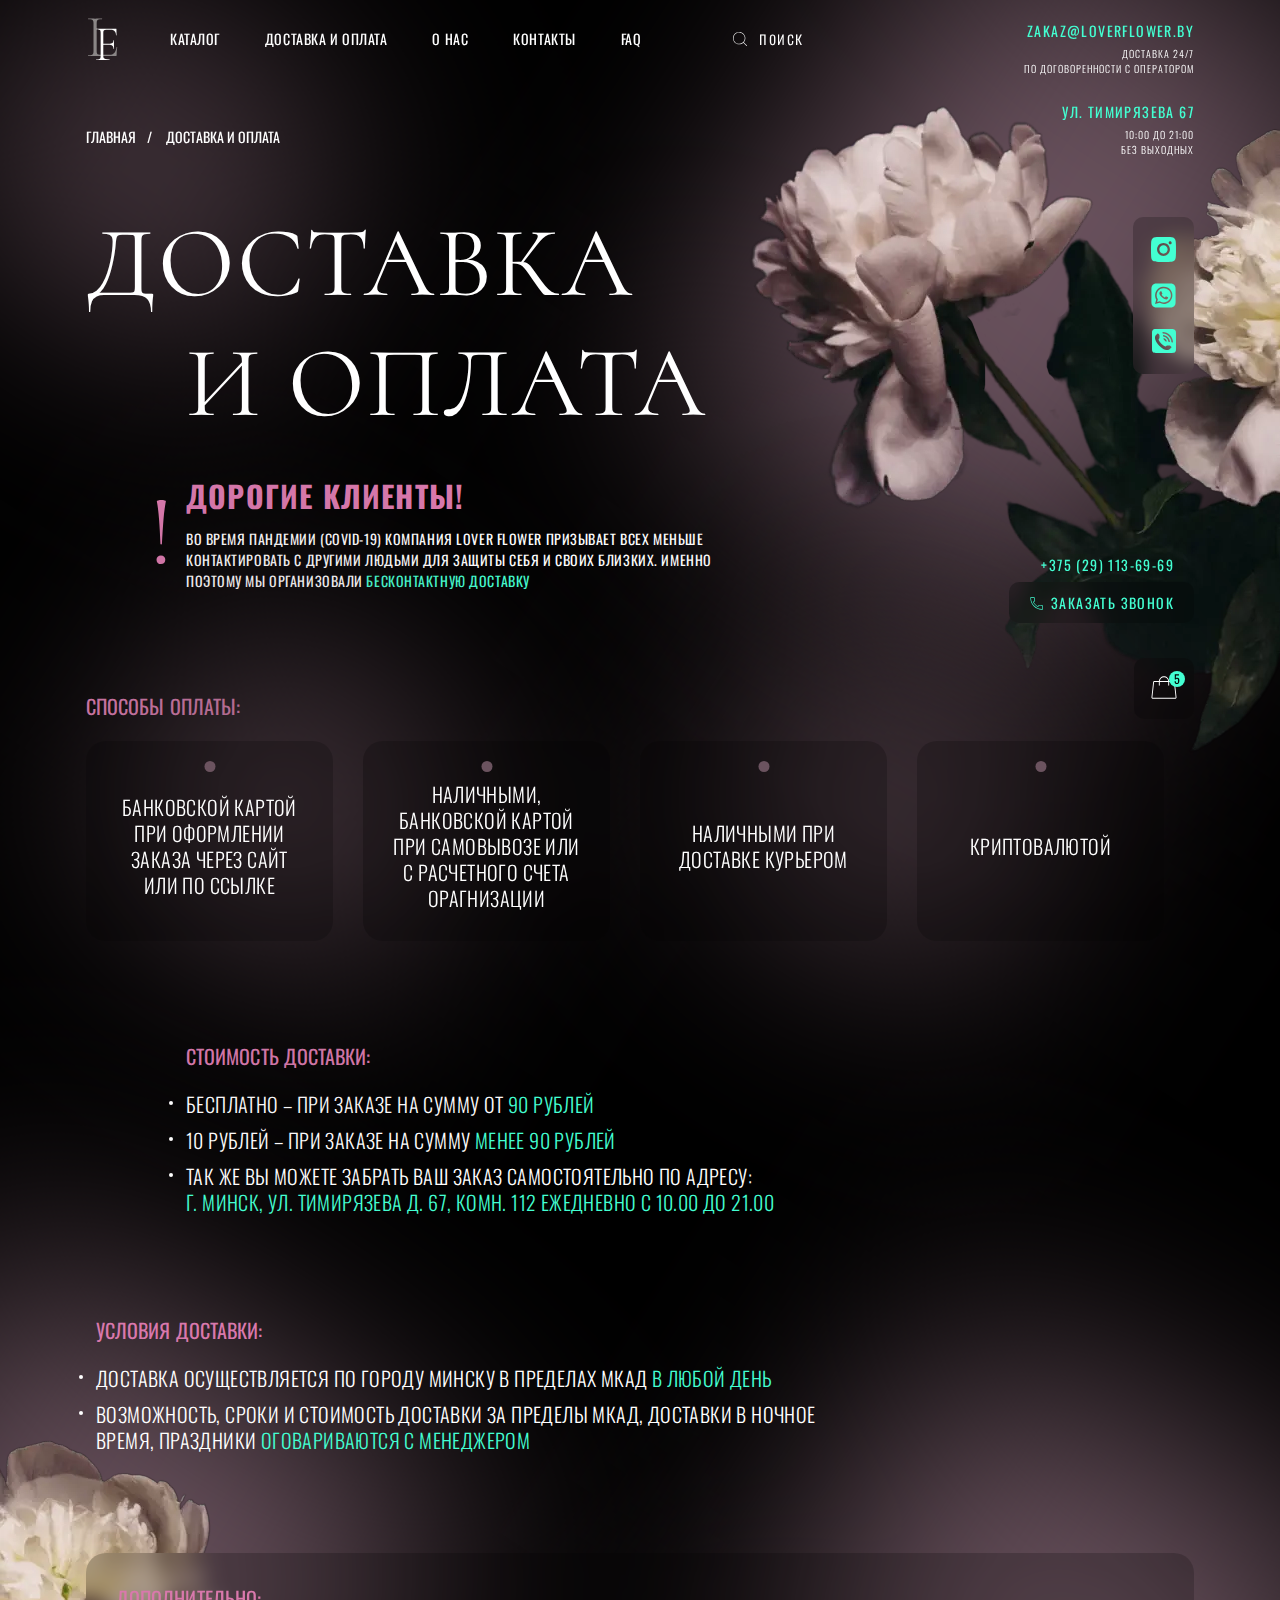
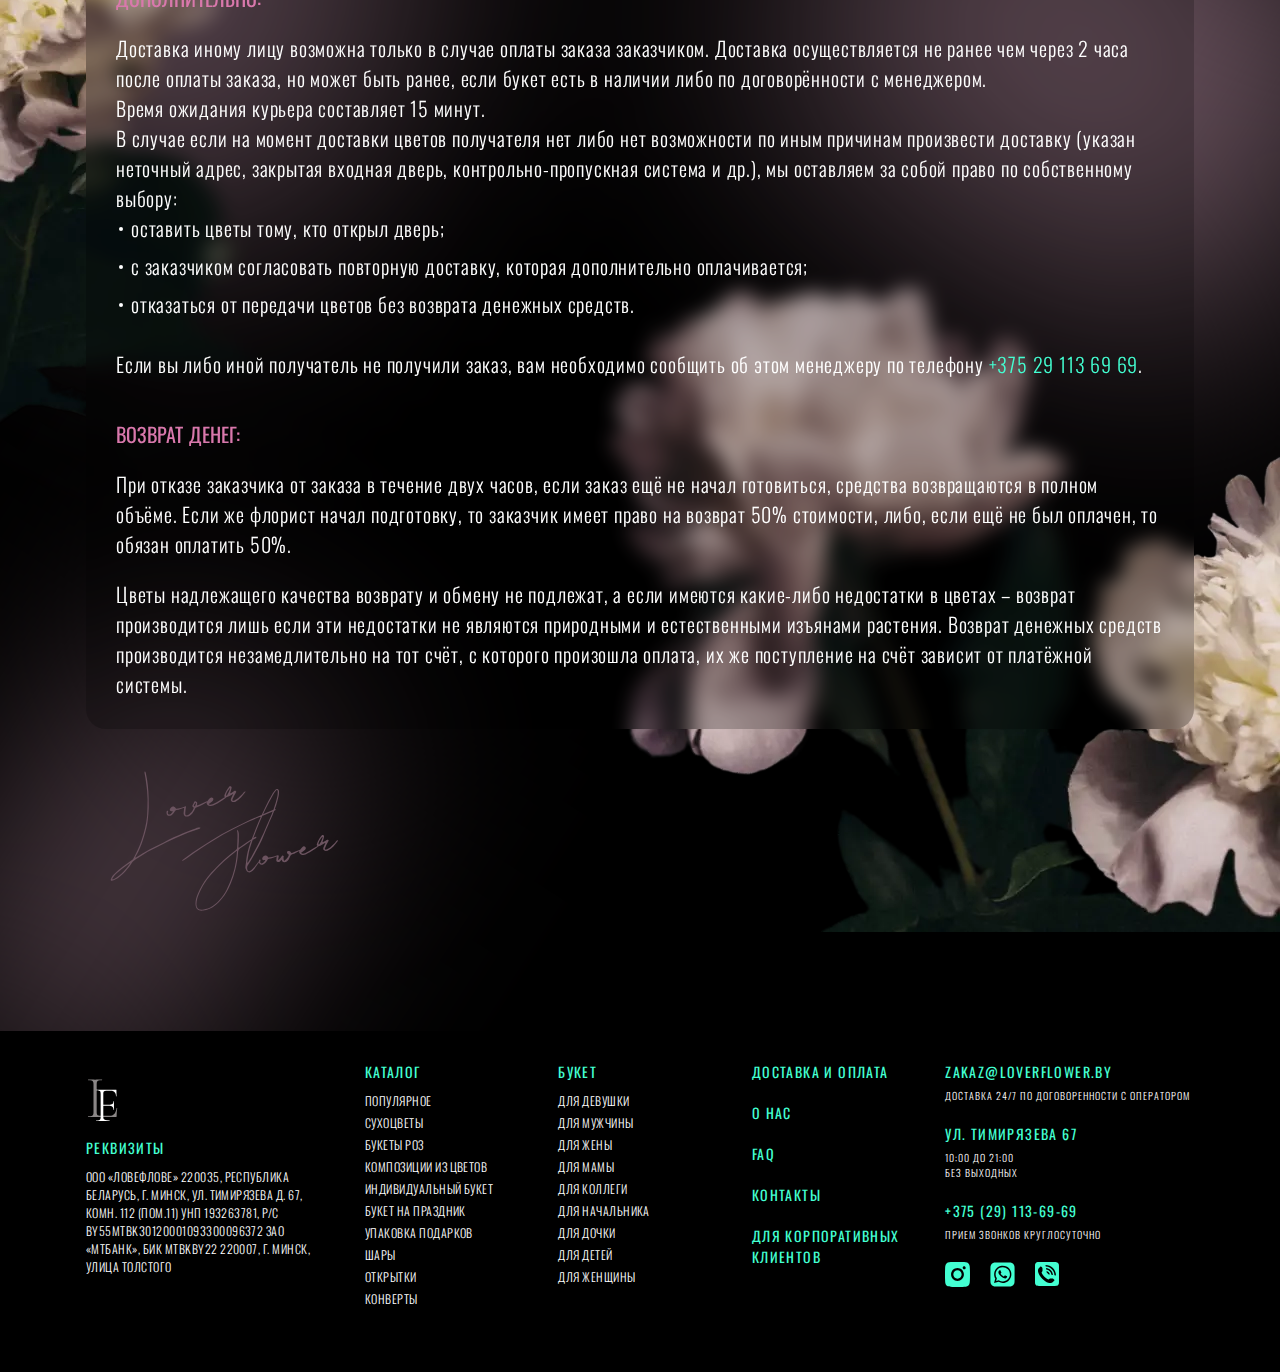
<file: delivery.html>
<!DOCTYPE html>
<html lang="ru">

<head>
	<title>Lover Flower</title>
	<meta charset="UTF-8">
	<meta name="format-detection" content="telephone=no">
	<!-- <style>body{opacity: 0;}</style> -->
	<link rel="stylesheet" href="css/style.min.css?_v=20230830112647">
	<link rel="shortcut icon" href="favicon.ico">
	<!-- <meta name="robots" content="noindex, nofollow"> -->
	<meta name="viewport" content="width=device-width, initial-scale=1.0">
</head>

<body>
	<div class="wrapper">
		<header class="header">
			<div class="header__container">
				<div class="header-top">
					<div class="header__menu menu">
						<div class="menu__icon">
							<span></span>
						</div>
						<a data-da=".menu__list, 767, 0" href="index.html" class="menu__logo">
							<svg width="34" height="75" viewBox="0 0 34 75" fill="none" xmlns="http://www.w3.org/2000/svg">
								<path d="M10.68 50.9C10.68 52.06 10.8 52.92 11.04 53.48C11.32 54 11.8 54.36 12.48 54.56C13.2 54.76 14.32 54.86 15.84 54.86H23.52C27.48 54.86 29.82 52.32 30.54 47.24C30.54 47.12 30.64 47.08 30.84 47.12C31.08 47.12 31.2 47.18 31.2 47.3C30.84 50.46 30.66 53.06 30.66 55.1C30.66 55.42 30.6 55.66 30.48 55.82C30.36 55.94 30.12 56 29.76 56H2.16C2.08 56 2.04 55.88 2.04 55.64C2.04 55.4 2.08 55.28 2.16 55.28C3.72 55.28 4.86 55.18 5.58 54.98C6.34 54.78 6.84 54.4 7.08 53.84C7.36 53.24 7.5 52.34 7.5 51.14V23.36C7.5 22.16 7.36 21.28 7.08 20.72C6.84 20.16 6.34 19.78 5.58 19.58C4.86 19.34 3.72 19.22 2.16 19.22C2.08 19.22 2.04 19.1 2.04 18.86C2.04 18.62 2.08 18.5 2.16 18.5L5.1 18.56C6.78 18.64 8.1 18.68 9.06 18.68C10.14 18.68 11.52 18.64 13.2 18.56L16.02 18.5C16.1 18.5 16.14 18.62 16.14 18.86C16.14 19.1 16.1 19.22 16.02 19.22C14.46 19.22 13.3 19.34 12.54 19.58C11.82 19.78 11.32 20.18 11.04 20.78C10.8 21.34 10.68 22.22 10.68 23.42V50.9Z" fill="#8A8686" />
								<path d="M30.55 35.25C30.55 35.35 30.45 35.4 30.25 35.4C30.0833 35.4 30 35.35 30 35.25C30 33.55 29.55 32.2 28.65 31.2C27.75 30.2 26.5667 29.7 25.1 29.7H21.65C20.4167 29.7 19.5 29.7833 18.9 29.95C18.3 30.1167 17.8833 30.4167 17.65 30.85C17.4167 31.2833 17.3 31.95 17.3 32.85V43.85H22.75C24.45 43.85 25.65 43.6 26.35 43.1C27.05 42.5667 27.4 41.6667 27.4 40.4C27.4 40.3333 27.5 40.3 27.7 40.3C27.9 40.3 28 40.3333 28 40.4L27.95 44.35C27.95 45.3167 27.9667 46.0333 28 46.5L28.05 48.85C28.05 48.9167 27.95 48.95 27.75 48.95C27.55 48.95 27.45 48.9167 27.45 48.85C27.45 47.35 27.0833 46.3 26.35 45.7C25.65 45.1 24.3833 44.8 22.55 44.8H17.3V55.75C17.3 56.8167 17.45 57.6 17.75 58.1C18.05 58.5667 18.6167 58.9 19.45 59.1C20.3167 59.3 21.6833 59.4 23.55 59.4C23.65 59.4 23.7 59.5 23.7 59.7C23.7 59.9 23.65 60 23.55 60C22.1833 60 21.1167 59.9833 20.35 59.95L16 59.9L12.7 59.95C12.1 59.9833 11.2667 60 10.2 60C10.1333 60 10.1 59.9 10.1 59.7C10.1 59.5 10.1333 59.4 10.2 59.4C11.5 59.4 12.45 59.3167 13.05 59.15C13.6833 58.9833 14.1 58.6667 14.3 58.2C14.5333 57.7 14.65 56.95 14.65 55.95V32.8C14.65 31.8 14.5333 31.0667 14.3 30.6C14.1 30.1333 13.6833 29.8167 13.05 29.65C12.45 29.45 11.5 29.35 10.2 29.35C10.1333 29.35 10.1 29.25 10.1 29.05C10.1 28.85 10.1333 28.75 10.2 28.75H30C30.3 28.75 30.45 28.9 30.45 29.2L30.55 35.25Z" fill="white" />
							</svg>
							<!--<div href="index.html" class="main-logo">
						<p>lover <br> flower</p>
					</div>-->
						</a>
						<nav class="menu__body">
							<ul class="menu__list">
								<li><a href="catalog.html" class="menu-link">Каталог</a></li>
								<li><a href="delivery.html" class="menu-link">Доставка и оплата </a></li>
								<li><a href="about.html" class="menu-link">О нас</a></li>
								<li><a href="contacts.html" class="menu-link">Контакты</a></li>
								<li><a href="faq.html" class="menu-link">FAQ</a></li>
								<li><a href="errror.html" class="menu-link menu-link_m">для корпоративных клиентов</a></li>
								<li class="form-head">
									<form data-da=".menu__list, 767" class="menu__form" action="post">
										<button type="submit">
											<svg class="form-find" width="18" height="18" viewBox="0 0 18 18" fill="none" xmlns="http://www.w3.org/2000/svg">
												<path d="M15.9489 15.5509L12.7239 12.326C13.8154 11.1308 14.3957 9.55591 14.3407 7.93829C14.2857 6.32068 13.5998 4.78882 12.4297 3.67051C11.2597 2.5522 9.69835 1.93626 8.0799 1.9545C6.46145 1.97273 4.91441 2.62368 3.76982 3.76807C2.62523 4.91246 1.974 6.45938 1.95548 8.07783C1.93696 9.69627 2.55263 11.2577 3.67073 12.428C4.78883 13.5982 6.32057 14.2844 7.93818 14.3397C9.55578 14.395 11.1308 13.8149 12.3261 12.7237L15.5512 15.9488C15.6039 16.0015 15.6755 16.0311 15.7501 16.0311C15.8247 16.0311 15.8962 16.0014 15.9489 15.9487C16.0017 15.8959 16.0313 15.8244 16.0313 15.7498C16.0313 15.6752 16.0016 15.6037 15.9489 15.5509ZM2.53175 8.15602C2.53175 7.0435 2.86165 5.95597 3.47974 5.03094C4.09782 4.10591 4.97632 3.38494 6.00416 2.9592C7.03199 2.53346 8.16299 2.42206 9.25413 2.6391C10.3453 2.85615 11.3476 3.39188 12.1342 4.17855C12.9209 4.96522 13.4566 5.9675 13.6737 7.05864C13.8907 8.14978 13.7793 9.28078 13.3536 10.3086C12.9278 11.3365 12.2069 12.215 11.2818 12.833C10.3568 13.4511 9.26927 13.781 8.15675 13.781C6.66542 13.7793 5.23566 13.1862 4.18113 12.1316C3.1266 11.0771 2.53343 9.64735 2.53175 8.15602Z" fill="white" />
											</svg>
										</button>
										<input type="text" placeholder="поиск">
									</form>
								</li>
								<li>
									<a href="tel:+375291136969" class="menu-link menu-link_contact">
										<svg width="16" height="16" viewBox="0 0 16 16" fill="none" xmlns="http://www.w3.org/2000/svg">
											<path d="M12.9997 14.6667C13.551 14.6667 13.9997 14.218 13.9997 13.6667V11.3333C13.9997 10.782 13.551 10.3333 12.9997 10.3333C12.2197 10.3333 11.453 10.2107 10.7197 9.96867C10.5444 9.91331 10.3573 9.90659 10.1785 9.94921C9.99971 9.99183 9.83582 10.0822 9.70434 10.2107L8.74434 11.1707C7.08508 10.2699 5.72236 8.90762 4.82101 7.24867L5.77301 6.29067C6.04767 6.036 6.14634 5.64867 6.02901 5.276C5.7875 4.54153 5.66506 3.77315 5.66634 3C5.66634 2.44867 5.21767 2 4.66634 2H2.33301C1.78167 2 1.33301 2.44867 1.33301 3C1.33301 9.43333 6.56634 14.6667 12.9997 14.6667ZM2.33301 2.66667H4.66634C4.75475 2.66667 4.83953 2.70179 4.90204 2.7643C4.96456 2.82681 4.99967 2.91159 4.99967 3C4.99967 3.85133 5.13301 4.68733 5.39501 5.48C5.41426 5.53752 5.41651 5.59937 5.40149 5.65814C5.38647 5.71691 5.35483 5.7701 5.31034 5.81133L4.00634 7.122C5.09767 9.274 6.70967 10.886 8.87167 11.9867L10.171 10.6867C10.2153 10.6428 10.2708 10.6118 10.3314 10.597C10.392 10.5822 10.4554 10.5842 10.515 10.6027C11.3123 10.8667 12.1483 11 12.9997 11C13.183 11 13.333 11.15 13.333 11.3333V13.6667C13.333 13.85 13.183 14 12.9997 14C6.93434 14 1.99967 9.06533 1.99967 3C1.99967 2.91159 2.03479 2.82681 2.09731 2.7643C2.15982 2.70179 2.2446 2.66667 2.33301 2.66667Z" fill="#43FFD2" />
										</svg>
										<div class="menu-sub-title menu-sub-title__link">+375 (29) 113-69-69</div>
									</a>
								</li>
								<li>
									<a data-da=".header__menu, 767" href="#" class="menu-link header-right__bascket">
										<svg width="30" height="30" viewBox="0 0 30 30" fill="none" xmlns="http://www.w3.org/2000/svg">
											<path d="M27.538 24.2201L25.8715 9.22006C25.8336 8.87597 25.67 8.558 25.412 8.32713C25.1541 8.09626 24.82 7.96876 24.4738 7.96908H20.1343C20.0175 6.68823 19.426 5.49732 18.4761 4.63016C17.5263 3.763 16.2865 3.28223 15.0004 3.28223C13.7142 3.28223 12.4745 3.763 11.5246 4.63016C10.5747 5.49732 9.98325 6.68823 9.86637 7.96908H5.52692C5.18075 7.96876 4.84665 8.09626 4.5887 8.32713C4.33076 8.558 4.16714 8.87597 4.12922 9.22006L2.4627 24.2201C2.44086 24.4166 2.46073 24.6156 2.52101 24.8039C2.58128 24.9923 2.68061 25.1658 2.8125 25.3132C2.94439 25.4605 3.10588 25.5784 3.28643 25.6591C3.46697 25.7398 3.66251 25.7816 3.86028 25.7816H26.1403C26.3381 25.7816 26.5336 25.7399 26.7142 25.6592C26.8948 25.5785 27.0563 25.4606 27.1882 25.3132C27.3201 25.1658 27.4194 24.9923 27.4797 24.804C27.54 24.6156 27.5599 24.4166 27.538 24.2201ZM15.0004 4.21908C16.0376 4.22046 17.0381 4.60342 17.8112 5.29499C18.5843 5.98655 19.0759 6.93838 19.1924 7.96908H10.8083C10.9248 6.93838 11.4164 5.98655 12.1895 5.29499C12.9626 4.60342 13.9631 4.22046 15.0004 4.21908ZM26.4897 24.688C26.4459 24.7374 26.3922 24.7769 26.3319 24.8038C26.2717 24.8307 26.2064 24.8445 26.1404 24.8441H3.86028C3.79436 24.8441 3.72918 24.8302 3.669 24.8033C3.60882 24.7763 3.55499 24.737 3.51103 24.6879C3.46707 24.6388 3.43396 24.5809 3.41388 24.5182C3.39379 24.4554 3.38717 24.3891 3.39446 24.3235L5.0611 9.32354C5.07374 9.20886 5.12828 9.10289 5.21424 9.02594C5.30021 8.949 5.41155 8.90649 5.52692 8.90658H9.84411V12.1878C9.84411 12.3122 9.89349 12.4314 9.9814 12.5193C10.0693 12.6072 10.1885 12.6566 10.3129 12.6566C10.4372 12.6566 10.5564 12.6072 10.6443 12.5193C10.7322 12.4314 10.7816 12.3122 10.7816 12.1878V8.90658H19.2191V12.1878C19.2191 12.3122 19.2685 12.4314 19.3564 12.5193C19.4443 12.6072 19.5635 12.6566 19.6879 12.6566C19.8122 12.6566 19.9314 12.6072 20.0193 12.5193C20.1072 12.4314 20.1566 12.3122 20.1566 12.1878V8.90658H24.4738C24.5892 8.90649 24.7005 8.949 24.7865 9.02594C24.8724 9.10289 24.927 9.20886 24.9396 9.32354L26.6063 24.3235C26.6139 24.3891 26.6075 24.4555 26.5873 24.5184C26.5672 24.5812 26.5339 24.639 26.4897 24.688Z" fill="white" />
										</svg>
										<p class="bascket-counter">5</p>
									</a>
								</li>
							</ul>
						</nav>
					</div>
				</div>
				<div class="header-right">
					<div class="header-right__body">
						<div data-da=".menu__list, 767" class="header-right__delivery delivery-block">
							<a href="mailto:zakaz@loverflower.by" class="delivery-block__sub-title menu-sub-title menu-sub-title__link">zakaz@loverflower.by</a>
							<div class="delivery-block__text menu-text">Доставка 24/7 <br> по договоренности с оператором</div>
						</div>
						<div data-da=".menu__list, 767" class="header-right__adress adress-block">
							<div class="adress-block__adress menu-sub-title">ул. Тимирязева 67</div>
							<div class="adress-block__schedule menu-text">
								<p>10:00 до 21:00</p>
								<p>без выходных</p>
							</div>
						</div>
						<div data-da=".menu__list, 767, 15" class="header-right__social social">
							<ul class="social__list">
								<li>
									<a href="errror.html" class="social__item">
										<svg width="25" height="25" viewBox="0 0 25 25" fill="none" xmlns="http://www.w3.org/2000/svg">
											<path d="M12.4884 8.32593C10.1947 8.32593 8.3228 10.1978 8.3228 12.4916C8.3228 14.7853 10.1947 16.6572 12.4884 16.6572C14.7822 16.6572 16.6541 14.7853 16.6541 12.4916C16.6541 10.1978 14.7822 8.32593 12.4884 8.32593ZM24.9822 12.4916C24.9822 10.7666 24.9978 9.05718 24.9009 7.3353C24.8041 5.3353 24.951 2.95371 23.4885 1.49121C22.0229 0.0255859 19.6478 0.179054 17.6478 0.0821795C15.9228 -0.0146955 14.2134 0.000929513 12.4916 0.000929513C10.7666 0.000929513 9.05718 -0.0146955 7.3353 0.0821795C5.3353 0.179054 2.95103 0.028711 1.48853 1.49121C0.0229003 2.95684 0.179054 5.3353 0.0821795 7.3353C-0.0146955 9.0603 0.000929513 10.7697 0.000929513 12.4916C0.000929513 14.2134 -0.0146955 15.9259 0.0821795 17.6478C0.179054 19.6478 0.0260254 22.0287 1.48853 23.4912C2.95415 24.9568 5.3353 24.8041 7.3353 24.9009C9.0603 24.9978 10.7697 24.9822 12.4916 24.9822C14.2166 24.9822 15.9259 24.9978 17.6478 24.9009C19.6478 24.8041 22.026 24.9537 23.4885 23.4912C24.9542 22.0256 24.8041 19.6478 24.9009 17.6478C25.0009 15.9259 24.9822 14.2166 24.9822 12.4916ZM12.4884 18.9009C8.94155 18.9009 6.07905 16.0384 6.07905 12.4916C6.07905 8.94468 8.94155 6.08218 12.4884 6.08218C16.0353 6.08218 18.8978 8.94468 18.8978 12.4916C18.8978 16.0384 16.0353 18.9009 12.4884 18.9009ZM19.1603 7.31655C18.3322 7.31655 17.6634 6.6478 17.6634 5.81968C17.6634 4.99155 18.3322 4.3228 19.1603 4.3228C19.9884 4.3228 20.6572 4.99155 20.6572 5.81968C20.6574 6.01632 20.6189 6.21108 20.5437 6.3928C20.4686 6.57452 20.3584 6.73963 20.2193 6.87868C20.0803 7.01773 19.9151 7.12798 19.7334 7.20311C19.5517 7.27825 19.3569 7.3168 19.1603 7.31655Z" fill="#43FFD2" />
										</svg>
									</a>
								</li>
								<li>
									<a href="errror.html" class="social__item">
										<svg width="25" height="25" viewBox="0 0 25 25" fill="none" xmlns="http://www.w3.org/2000/svg">
											<path d="M24.5716 5.91128C24.5615 5.39288 24.52 4.87556 24.4471 4.3622C24.3603 3.90557 24.2128 3.46262 24.0085 3.04512C23.5612 2.16219 22.8442 1.44477 21.9616 0.996992C21.5468 0.793645 21.1067 0.646542 20.653 0.559576C20.1357 0.485242 19.6143 0.44287 19.0918 0.432701C18.8707 0.424242 18.5843 0.420617 18.4514 0.420617L6.5517 0.416992C6.41879 0.416992 6.13241 0.420617 5.91128 0.429076C5.39287 0.439064 4.87556 0.480627 4.3622 0.553534C3.90557 0.64034 3.46262 0.787858 3.04512 0.992159C2.16224 1.43948 1.44484 2.15646 0.996992 3.03908C0.793698 3.45391 0.646598 3.894 0.559576 4.3477C0.484904 4.86497 0.442129 5.38634 0.431492 5.90887C0.424242 6.12999 0.419409 6.41637 0.419409 6.54928L0.416992 18.4489C0.416992 18.5819 0.420617 18.8682 0.429076 19.0894C0.439064 19.6078 0.480627 20.1251 0.553534 20.6385C0.640354 21.0951 0.787871 21.538 0.992159 21.9555C1.43948 22.8384 2.15646 23.5558 3.03908 24.0037C3.45393 24.2069 3.894 24.354 4.3477 24.4411C4.86499 24.5154 5.38637 24.5578 5.90887 24.5679C6.12999 24.5764 6.41637 24.58 6.54928 24.58L18.449 24.5824C18.5819 24.5824 18.8682 24.5788 19.0894 24.5704C19.6078 24.5603 20.1251 24.5188 20.6385 24.4459C21.0951 24.359 21.538 24.2115 21.9555 24.0073C22.8389 23.5602 23.5567 22.8432 24.0049 21.9604C24.2082 21.5455 24.3553 21.1055 24.4423 20.6517C24.517 20.1345 24.5598 19.6131 24.5704 19.0906C24.5776 18.8694 24.5825 18.5831 24.5825 18.4502L24.5837 6.5517C24.5837 6.41878 24.58 6.13241 24.5716 5.91128ZM12.7625 20.9067H12.7589C11.3206 20.9064 9.90524 20.5458 8.64212 19.8579L4.07462 21.0553L5.29745 16.5929C4.35067 14.95 3.97236 13.0406 4.22119 11.1607C4.47002 9.28091 5.33208 7.53568 6.67371 6.19564C8.01535 4.8556 9.7616 3.99562 11.6417 3.74903C13.5219 3.50243 15.4308 3.88301 17.0727 4.83175C18.7145 5.78049 19.9974 7.24439 20.7226 8.99647C21.4478 10.7486 21.5747 12.691 21.0836 14.5225C20.5925 16.354 19.5109 17.9724 18.0064 19.1267C16.502 20.2809 14.6588 20.9066 12.7625 20.9067Z" fill="#43FFD2" />
											<path d="M12.7664 5.13011C11.4869 5.12974 10.2306 5.47217 9.12829 6.12178C8.02594 6.77139 7.11775 7.70447 6.49817 8.82398C5.87859 9.94349 5.57025 11.2085 5.60521 12.4876C5.64017 13.7666 6.01716 15.013 6.69697 16.0969L6.86734 16.3676L6.14355 19.009L8.85384 18.2985L9.11484 18.4532C10.2182 19.1066 11.4769 19.4514 12.7592 19.4513H12.7628C14.6621 19.4516 16.4837 18.6974 17.8269 17.3547C19.1701 16.0119 19.9249 14.1906 19.9252 12.2913C19.9255 10.392 19.1713 8.57043 17.8286 7.22722C16.4858 5.88401 14.6645 5.12923 12.7652 5.12891L12.7664 5.13011ZM16.9763 15.3647C16.8179 15.6263 16.6071 15.8522 16.3571 16.0284C16.1072 16.2045 15.8234 16.327 15.5238 16.3882C15.0715 16.4657 14.6073 16.4368 14.1681 16.3036C13.7516 16.1738 13.3422 16.0221 12.9416 15.8492C11.4551 15.1032 10.188 13.9835 9.26467 12.6C8.76101 11.9596 8.45528 11.186 8.38501 10.3743C8.3792 10.0392 8.44325 9.70664 8.57307 9.3977C8.70288 9.08876 8.89562 8.81025 9.13901 8.57991C9.21094 8.49785 9.29905 8.43156 9.39782 8.38519C9.4966 8.33882 9.60389 8.31337 9.71297 8.31045C9.85555 8.31045 9.99934 8.31045 10.125 8.3177C10.2579 8.32374 10.4343 8.26695 10.6083 8.68745C10.7896 9.11762 11.2198 10.1773 11.2729 10.2849C11.3071 10.3412 11.3266 10.4052 11.3297 10.4711C11.3329 10.5369 11.3196 10.6025 11.291 10.6619C11.2368 10.7911 11.1644 10.912 11.076 11.0207C10.9672 11.1464 10.85 11.3011 10.7533 11.3977C10.6446 11.5053 10.5334 11.6213 10.6579 11.8364C10.9811 12.3898 11.3847 12.8923 11.8553 13.3274C12.366 13.7815 12.952 14.1429 13.5869 14.3956C13.802 14.5044 13.9276 14.485 14.0533 14.3412C14.179 14.1974 14.591 13.7129 14.7348 13.4978C14.8786 13.2827 15.0212 13.319 15.2181 13.3903C15.4151 13.4616 16.4748 13.9824 16.6899 14.0911C16.905 14.1999 17.0488 14.2518 17.1019 14.3412C17.1609 14.6873 17.1172 15.0431 16.9763 15.3647Z" fill="#43FFD2" />
										</svg>
									</a>
								</li>
								<li>
									<a href="errror.html" class="social__item">
										<svg width="24" height="24" viewBox="0 0 24 24" fill="none" xmlns="http://www.w3.org/2000/svg">
											<path d="M19.9902 24H3.99023C1.99023 24 1.46365 23.707 0.878289 23.1211C0.292923 22.5352 -0.00976562 22 0.000240437 20V4C0.000240437 2 0.292923 1.46484 0.878289 0.878906C1.46365 0.292969 1.99023 0 3.99023 0H19.9902C20.8175 0 22.0036 0.0124413 22.9902 1C23.9768 1.98756 23.9768 3.17188 23.9768 4V20C23.9902 22 23.6841 22.5352 23.0988 23.1211C22.5134 23.707 21.9902 24 19.9902 24ZM7.49292 9V6.75C7.49292 6.32812 7.36414 5.91406 7.10658 5.50781C6.84902 5.10156 6.56414 4.8125 6.25195 4.64062C5.93975 4.46875 5.6978 4.46094 5.52609 4.61719L3.81683 6.35156C3.34853 6.82031 3.08317 7.44922 3.02073 8.23828C2.95829 9.02734 3.07926 9.88672 3.38366 10.8164C3.68805 11.7461 4.17585 12.7305 4.84707 13.7695C5.51829 14.8086 6.32219 15.7969 7.25878 16.7344C8.19536 17.6719 9.18268 18.4766 10.2207 19.1484C11.2588 19.8203 12.2422 20.3125 13.171 20.625C14.0998 20.9375 14.9583 21.0625 15.7466 21C16.5349 20.9375 17.1632 20.6719 17.6315 20.2031L19.3641 18.4688C19.5202 18.3125 19.5124 18.0742 19.3407 17.7539C19.169 17.4336 18.8802 17.1445 18.4744 16.8867C18.0685 16.6289 17.6549 16.5 17.2334 16.5H14.9856L13.4637 17.4375C12.7612 17.25 11.8949 16.7422 10.8646 15.9141C9.83439 15.0859 8.90561 14.1562 8.07829 13.125C7.25097 12.0938 6.74365 11.2266 6.55634 10.5234L7.49292 9ZM16.4373 12.75L17.9593 13.0078C17.8344 11.1328 17.1085 9.53125 15.7817 8.20312C14.4549 6.875 12.8627 6.14844 11.0051 6.02344L11.2393 7.54688C12.5973 7.71875 13.7602 8.28906 14.728 9.25781C15.6959 10.2266 16.2656 11.3906 16.4373 12.75ZM11.5202 9.11719L11.8012 10.8047C12.41 11.1016 12.8705 11.5625 13.1827 12.1875L14.8685 12.4688C14.6656 11.6406 14.2637 10.9258 13.6627 10.3242C13.0617 9.72266 12.3476 9.32031 11.5202 9.11719ZM10.49 3L10.7476 4.52344C12.3085 4.55469 13.7485 4.96484 15.0676 5.75391C16.3866 6.54297 17.4402 7.59766 18.2285 8.91797C19.0168 10.2383 19.4266 11.6797 19.4578 13.2422L20.9798 13.5C20.9798 12.0781 20.7027 10.7188 20.1485 9.42188C19.5944 8.125 18.849 7.00781 17.9124 6.07031C16.9759 5.13281 15.8598 4.38672 14.5641 3.83203C13.2685 3.27734 11.9105 3 10.49 3Z" fill="#43FFD2" />
										</svg>
									</a>
								</li>
							</ul>
						</div>
						<div class="header-right__call call-header-right">
							<a data-da=".menu__list, 767" href="tel:+375291136969" class="call-header-right__number menu-sub-title menu-sub-title__link">+375 (29) 113-69-69</a>
							<a href="tel:+375291136969" class="call-header-right__order-call">
								<svg width="16" height="16" viewBox="0 0 16 16" fill="none" xmlns="http://www.w3.org/2000/svg">
									<path d="M12.9997 14.6667C13.551 14.6667 13.9997 14.218 13.9997 13.6667V11.3333C13.9997 10.782 13.551 10.3333 12.9997 10.3333C12.2197 10.3333 11.453 10.2107 10.7197 9.96867C10.5444 9.91331 10.3573 9.90659 10.1785 9.94921C9.99971 9.99183 9.83582 10.0822 9.70434 10.2107L8.74434 11.1707C7.08508 10.2699 5.72236 8.90762 4.82101 7.24867L5.77301 6.29067C6.04767 6.036 6.14634 5.64867 6.02901 5.276C5.7875 4.54153 5.66506 3.77315 5.66634 3C5.66634 2.44867 5.21767 2 4.66634 2H2.33301C1.78167 2 1.33301 2.44867 1.33301 3C1.33301 9.43333 6.56634 14.6667 12.9997 14.6667ZM2.33301 2.66667H4.66634C4.75475 2.66667 4.83953 2.70179 4.90204 2.7643C4.96456 2.82681 4.99967 2.91159 4.99967 3C4.99967 3.85133 5.13301 4.68733 5.39501 5.48C5.41426 5.53752 5.41651 5.59937 5.40149 5.65814C5.38647 5.71691 5.35483 5.7701 5.31034 5.81133L4.00634 7.122C5.09767 9.274 6.70967 10.886 8.87167 11.9867L10.171 10.6867C10.2153 10.6428 10.2708 10.6118 10.3314 10.597C10.392 10.5822 10.4554 10.5842 10.515 10.6027C11.3123 10.8667 12.1483 11 12.9997 11C13.183 11 13.333 11.15 13.333 11.3333V13.6667C13.333 13.85 13.183 14 12.9997 14C6.93434 14 1.99967 9.06533 1.99967 3C1.99967 2.91159 2.03479 2.82681 2.09731 2.7643C2.15982 2.70179 2.2446 2.66667 2.33301 2.66667Z" fill="#43FFD2" />
								</svg>
								<div class="menu-sub-title menu-sub-title__link">заказать звонок</div>
							</a>
						</div>
						<a href="#" class="header-right__bascket_big">
							<svg width="30" height="30" viewBox="0 0 30 30" fill="none" xmlns="http://www.w3.org/2000/svg">
								<path d="M27.538 24.2201L25.8715 9.22006C25.8336 8.87597 25.67 8.558 25.412 8.32713C25.1541 8.09626 24.82 7.96876 24.4738 7.96908H20.1343C20.0175 6.68823 19.426 5.49732 18.4761 4.63016C17.5263 3.763 16.2865 3.28223 15.0004 3.28223C13.7142 3.28223 12.4745 3.763 11.5246 4.63016C10.5747 5.49732 9.98325 6.68823 9.86637 7.96908H5.52692C5.18075 7.96876 4.84665 8.09626 4.5887 8.32713C4.33076 8.558 4.16714 8.87597 4.12922 9.22006L2.4627 24.2201C2.44086 24.4166 2.46073 24.6156 2.52101 24.8039C2.58128 24.9923 2.68061 25.1658 2.8125 25.3132C2.94439 25.4605 3.10588 25.5784 3.28643 25.6591C3.46697 25.7398 3.66251 25.7816 3.86028 25.7816H26.1403C26.3381 25.7816 26.5336 25.7399 26.7142 25.6592C26.8948 25.5785 27.0563 25.4606 27.1882 25.3132C27.3201 25.1658 27.4194 24.9923 27.4797 24.804C27.54 24.6156 27.5599 24.4166 27.538 24.2201ZM15.0004 4.21908C16.0376 4.22046 17.0381 4.60342 17.8112 5.29499C18.5843 5.98655 19.0759 6.93838 19.1924 7.96908H10.8083C10.9248 6.93838 11.4164 5.98655 12.1895 5.29499C12.9626 4.60342 13.9631 4.22046 15.0004 4.21908ZM26.4897 24.688C26.4459 24.7374 26.3922 24.7769 26.3319 24.8038C26.2717 24.8307 26.2064 24.8445 26.1404 24.8441H3.86028C3.79436 24.8441 3.72918 24.8302 3.669 24.8033C3.60882 24.7763 3.55499 24.737 3.51103 24.6879C3.46707 24.6388 3.43396 24.5809 3.41388 24.5182C3.39379 24.4554 3.38717 24.3891 3.39446 24.3235L5.0611 9.32354C5.07374 9.20886 5.12828 9.10289 5.21424 9.02594C5.30021 8.949 5.41155 8.90649 5.52692 8.90658H9.84411V12.1878C9.84411 12.3122 9.89349 12.4314 9.9814 12.5193C10.0693 12.6072 10.1885 12.6566 10.3129 12.6566C10.4372 12.6566 10.5564 12.6072 10.6443 12.5193C10.7322 12.4314 10.7816 12.3122 10.7816 12.1878V8.90658H19.2191V12.1878C19.2191 12.3122 19.2685 12.4314 19.3564 12.5193C19.4443 12.6072 19.5635 12.6566 19.6879 12.6566C19.8122 12.6566 19.9314 12.6072 20.0193 12.5193C20.1072 12.4314 20.1566 12.3122 20.1566 12.1878V8.90658H24.4738C24.5892 8.90649 24.7005 8.949 24.7865 9.02594C24.8724 9.10289 24.927 9.20886 24.9396 9.32354L26.6063 24.3235C26.6139 24.3891 26.6075 24.4555 26.5873 24.5184C26.5672 24.5812 26.5339 24.639 26.4897 24.688Z" fill="white" />
							</svg>
							<p class="bascket-counter_big">5</p>
						</a>
					</div>
				</div>
			</div>
		</header>

		<main class="page">
			<div class="breadcrumb">
				<div class="breadcrumb__container">
					<ul class="breadcrumb__list">
						<li><a href="index.html">Главная</a></li>
						<li>доставка и оплата</li>
					</ul>
				</div>
			</div>
			<section class="delivery-top">
				<div class="delivery-top__container">
					<div class="delivery-top__title title">
						<p>доставка</p>
						<p>и оплата</p>
					</div>
					<div class="delivery-top__info info-delivery-top">
						<div class="info-delivery-top__sub-title sub-title-pink">
							Дорогие клиенты!
						</div>
						<div class="info-delivery-top__text text_f text_plus-green">
							Во время пандемии (COVID-19) компания Lover Flower призывает всех меньше контактировать с другими людьми для защиты себя и своих близких. Именно поэтому мы организовали <span>БЕСКОНТАКТНУЮ ДОСТАВКУ</span>
						</div>
					</div>
					<div class="delivery-top__payment payment-delivery-top">
						<h4 class="payment-delivery-top__title text_pink-t">Способы оплаты:</h4>
						<div class="payment-delivery-top__body">
							<div class="payment-delivery-top__item">
								<div class="payment-delivery-top__text">БАНКОВСКОЙ КАРТОЙ ПРИ ОФОРМЛЕНИИ ЗАКАЗА ЧЕРЕЗ САЙТ или по ссылке</div>
							</div>
							<div class="payment-delivery-top__item">
								<div class="payment-delivery-top__text">НАЛИЧНЫМИ, БАНКОВСКОЙ КАРТОЙ ПРИ САМОВЫВОЗЕ или с расчетного счета орагнизации</div>
							</div>
							<div class="payment-delivery-top__item">
								<div class="payment-delivery-top__text">НАЛИЧНЫМИ ПРИ ДОСТАВКЕ КУРЬЕРОМ</div>
							</div>
							<div class="payment-delivery-top__item">
								<div class="payment-delivery-top__text">КРИПТОВАЛЮТОЙ</div>
							</div>
						</div>
					</div>
				</div>
				<div class="delivery-top__decor">
					<picture><source srcset="img/delivery/decor-1.webp" type="image/webp"><img src="img/delivery/decor-1.png" alt="decor"></picture>
				</div>
			</section>
			<section class="delivery-body">
				<div class="delivery-body__decor">
					<picture><source srcset="img/delivery/decor-2.webp" type="image/webp"><img src="img/delivery/decor-2.png" alt="decor"></picture>
				</div>
				<div class="delivery-body__decor-bottom">
					<picture><source srcset="img/delivery/decor-3.webp" type="image/webp"><img src="img/delivery/decor-3.png" alt="decor"></picture>
				</div>
				<div class="delivery-body__container">
					<div class="delivery-body__cost cost-delivery-body">
						<h3 class="cost-delivery-body__title text_pink-t">стоимость доставки:</h3>
						<ul class="cost-delivery-body__list text_plus-green">
							<li>Бесплатно – при заказе на сумму от <span>90 рублей</span></li>
							<li>10 рублей – при заказе на сумму <span>менее 90 рублей</span></li>
							<li>Так же вы можете забрать ваш заказ самостоятельно по адресу: <br>
								<span>г. Минск, ул. Тимирязева д. 67, комн. 112 ежедневно с 10.00 до 21.00</span>
							</li>
						</ul>
					</div>
					<div class="delivery-body__conditions conditions-delivery-body">
						<h3 class="conditions-delivery-body__title text_pink-t">Условия доставки:</h3>
						<ul class="conditions-delivery-body__list text_plus-green">
							<li>Доставка осуществляется по городу Минску в пределах МКАД <span>в любой день</span> </li>
							<li>Возможность, сроки и стоимость доставки за пределы МКАД, доставки в ночное время, праздники <span>оговариваются с менеджером</span></li>
						</ul>
					</div>
					<div class="delivery-body__box">
						<div class="addition-delivery-body">
							<div class="addition-delivery-body__title text_pink-t">Дополнительно:</div>
							<div class="addition-delivery-body__text text_t">
								<p>Доставка иному лицу возможна только в случае оплаты заказа заказчиком. Доставка осуществляется не ранее чем через 2 часа после оплаты заказа, но может быть ранее, если букет есть в наличии либо по договорённости с менеджером.</p>
								<p>Время ожидания курьера составляет 15 минут.</p>
								<p>В случае если на момент доставки цветов получателя нет либо нет возможности по иным причинам произвести доставку (указан неточный адрес, закрытая входная дверь, контрольно-пропускная система и др.), мы оставляем за собой право по собственному выбору:</p>
								<ul class="addition-delivery-body__list">
									<li>оставить цветы тому, кто открыл дверь;</li>
									<li>с заказчиком согласовать повторную доставку, которая дополнительно оплачивается;</li>
									<li>отказаться от передачи цветов без возврата денежных средств.</li>
								</ul>
								<p class="text_plus-green">Если вы либо иной получатель не получили заказ, вам необходимо сообщить об этом менеджеру по телефону <span>+375 29 113 69 69</span>.</p>
							</div>
						</div>
						<div class="refund-delivery-body">
							<div class="refund-delivery-body__title text_pink-t">Возврат денег:</div>
							<div class="refund-delivery-body__text text_t">
								<p>При отказе заказчика от заказа в течение двух часов, если заказ ещё не начал готовиться, средства возвращаются в полном объёме. Если же флорист начал подготовку, то заказчик имеет право на возврат 50% стоимости, либо, если ещё не был оплачен, то обязан оплатить 50%.</p>
								<p>Цветы надлежащего качества возврату и обмену не подлежат, а если имеются какие-либо недостатки в цветах – возврат производится лишь если эти недостатки не являются природными и естественными изъянами растения.
									Возврат денежных средств производится незамедлительно на тот счёт, с которого произошла оплата, их же поступление на счёт зависит от платёжной системы.</p>
							</div>
						</div>
					</div>
					<div class="delivery-body__sign">
						<img src="img/delivery/icon/sign-delivery.svg" alt="decor">
					</div>
				</div>
			</section>
		</main>
		<footer class="footer">
			<div class="footer__container">
				<div class="footer__body">
					<div class="footer__column column-footer column-footer_1">
						<a data-da=".column-footer_4, 550, 0" href="index.html" class="column-footer__logo">
							<!--<img src="img/logo.svg" alt="logo">-->
							<svg width="34" height="75" viewBox="0 0 34 75" fill="none" xmlns="http://www.w3.org/2000/svg">
								<path d="M10.68 50.9C10.68 52.06 10.8 52.92 11.04 53.48C11.32 54 11.8 54.36 12.48 54.56C13.2 54.76 14.32 54.86 15.84 54.86H23.52C27.48 54.86 29.82 52.32 30.54 47.24C30.54 47.12 30.64 47.08 30.84 47.12C31.08 47.12 31.2 47.18 31.2 47.3C30.84 50.46 30.66 53.06 30.66 55.1C30.66 55.42 30.6 55.66 30.48 55.82C30.36 55.94 30.12 56 29.76 56H2.16C2.08 56 2.04 55.88 2.04 55.64C2.04 55.4 2.08 55.28 2.16 55.28C3.72 55.28 4.86 55.18 5.58 54.98C6.34 54.78 6.84 54.4 7.08 53.84C7.36 53.24 7.5 52.34 7.5 51.14V23.36C7.5 22.16 7.36 21.28 7.08 20.72C6.84 20.16 6.34 19.78 5.58 19.58C4.86 19.34 3.72 19.22 2.16 19.22C2.08 19.22 2.04 19.1 2.04 18.86C2.04 18.62 2.08 18.5 2.16 18.5L5.1 18.56C6.78 18.64 8.1 18.68 9.06 18.68C10.14 18.68 11.52 18.64 13.2 18.56L16.02 18.5C16.1 18.5 16.14 18.62 16.14 18.86C16.14 19.1 16.1 19.22 16.02 19.22C14.46 19.22 13.3 19.34 12.54 19.58C11.82 19.78 11.32 20.18 11.04 20.78C10.8 21.34 10.68 22.22 10.68 23.42V50.9Z" fill="#8A8686" />
								<path d="M30.55 35.25C30.55 35.35 30.45 35.4 30.25 35.4C30.0833 35.4 30 35.35 30 35.25C30 33.55 29.55 32.2 28.65 31.2C27.75 30.2 26.5667 29.7 25.1 29.7H21.65C20.4167 29.7 19.5 29.7833 18.9 29.95C18.3 30.1167 17.8833 30.4167 17.65 30.85C17.4167 31.2833 17.3 31.95 17.3 32.85V43.85H22.75C24.45 43.85 25.65 43.6 26.35 43.1C27.05 42.5667 27.4 41.6667 27.4 40.4C27.4 40.3333 27.5 40.3 27.7 40.3C27.9 40.3 28 40.3333 28 40.4L27.95 44.35C27.95 45.3167 27.9667 46.0333 28 46.5L28.05 48.85C28.05 48.9167 27.95 48.95 27.75 48.95C27.55 48.95 27.45 48.9167 27.45 48.85C27.45 47.35 27.0833 46.3 26.35 45.7C25.65 45.1 24.3833 44.8 22.55 44.8H17.3V55.75C17.3 56.8167 17.45 57.6 17.75 58.1C18.05 58.5667 18.6167 58.9 19.45 59.1C20.3167 59.3 21.6833 59.4 23.55 59.4C23.65 59.4 23.7 59.5 23.7 59.7C23.7 59.9 23.65 60 23.55 60C22.1833 60 21.1167 59.9833 20.35 59.95L16 59.9L12.7 59.95C12.1 59.9833 11.2667 60 10.2 60C10.1333 60 10.1 59.9 10.1 59.7C10.1 59.5 10.1333 59.4 10.2 59.4C11.5 59.4 12.45 59.3167 13.05 59.15C13.6833 58.9833 14.1 58.6667 14.3 58.2C14.5333 57.7 14.65 56.95 14.65 55.95V32.8C14.65 31.8 14.5333 31.0667 14.3 30.6C14.1 30.1333 13.6833 29.8167 13.05 29.65C12.45 29.45 11.5 29.35 10.2 29.35C10.1333 29.35 10.1 29.25 10.1 29.05C10.1 28.85 10.1333 28.75 10.2 28.75H30C30.3 28.75 30.45 28.9 30.45 29.2L30.55 35.25Z" fill="white" />
							</svg>
						</a>
						<div class="column-footer__title menu-sub-title">реквизиты</div>
						<div class="column-footer__text text_l">
							ООО «Ловефлове» 220035, Республика Беларусь, г. Минск, ул. Тимирязева д. 67, комн. 112 (пом.11) УНП 193263781, р/с BY55MTBK30120001093300096372 ЗАО «МТБанк», БИК MTBKBY22 220007, г. Минск, улица Толстого
						</div>
					</div>
					<div class="footer__column column-footer column-footer_2">
						<div class="column-footer__title menu-sub-title">Каталог</div>
						<ul class="column-footer__list text_l">
							<li><a class="column-footer__item" href="errror.html">Популярное</a></li>
							<li><a class="column-footer__item" href="errror.html">Сухоцветы</a></li>
							<li><a class="column-footer__item" href="errror.html">Букеты роз</a></li>
							<li><a class="column-footer__item" href="errror.html">Композиции из цветов</a></li>
							<li><a class="column-footer__item" href="errror.html">Индивидуальный букет</a></li>
							<li><a class="column-footer__item" href="errror.html">Букет на праздник</a></li>
							<li><a class="column-footer__item" href="errror.html">Упаковка подарков</a></li>
							<li><a class="column-footer__item" href="errror.html">Шары</a></li>
							<li><a class="column-footer__item" href="errror.html">Открытки</a></li>
							<li><a class="column-footer__item" href="errror.html">Конверты</a></li>
						</ul>
					</div>
					<div class="footer__column column-footer column-footer_3">
						<div class="column-footer__title menu-sub-title">Букет</div>
						<ul class="column-footer__list text_l">
							<li><a class="column-footer__item" href="errror.html">Для девушки</a></li>
							<li><a class="column-footer__item" href="errror.html">Для мужчины</a></li>
							<li><a class="column-footer__item" href="errror.html">Для жены</a></li>
							<li><a class="column-footer__item" href="errror.html">Для мамы</a></li>
							<li><a class="column-footer__item" href="errror.html">Для коллеги</a></li>
							<li><a class="column-footer__item" href="errror.html">Для начальника</a></li>
							<li><a class="column-footer__item" href="errror.html">Для дочки</a></li>
							<li><a class="column-footer__item" href="errror.html">Для детей</a></li>
							<li><a class="column-footer__item" href="errror.html">Для женщины</a></li>
						</ul>
					</div>
					<div class="footer__column column-footer column-footer_4">
						<ul class="column-footer__menu-list menu-sub-title">
							<li><a class="column-footer__item-menu" href="delivery.html">Доставка и оплата </a></li>
							<li><a class="column-footer__item-menu" href="about.html">О нас</a></li>
							<li><a class="column-footer__item-menu" href="faq.html">FAQ</a></li>
							<li><a class="column-footer__item-menu" href="contacts.html">Контакты</a></li>
							<li><a class="column-footer__item-menu" href="errror.html">для корпоративных клиентов</a></li>
							<li><a class="column-footer__item-menu column-footer__item-menu_d" href="catalog.html">Каталог</a></li>
							<li><a class="column-footer__item-menu column-footer__item-menu_d" href="errror.html">Букет</a></li>
						</ul>
					</div>
					<div class="footer__column column-footer column-footer_5">
						<div class="column-footer__order order-footer">
							<a href="mailto:zakaz@loverflower.by" class="order-footer__sub-title menu-sub-title menu-sub-title__link">zakaz@loverflower.by</a>
							<div class="order-footer__sub-text menu-text">Доставка 24/7 по договоренности с оператором</div>
						</div>
						<div class="column-footer__adress adress-footer">
							<div class="adress-footer__sub-title menu-sub-title">ул. Тимирязева 67</div>
							<div class="adress-footer__sub-text menu-text">
								<p>10:00 до 21:00</p>
								<p>без выходных</p>
							</div>
						</div>
						<div class="column-footer__contact contact-footer">
							<a href="tel:+375291136969" class="contact-footer__tel menu-sub-title menu-sub-title__link">+375 (29) 113-69-69</a>
							<div class="contact-footer__sub-text menu-text">прием звонков круглосуточно</div>
						</div>
						<div class="column-footer__social social-footer">
							<ul class="social-footer__list">
								<li>
									<a href="errror.html" class="social__item">
										<svg width="25" height="25" viewBox="0 0 25 25" fill="none" xmlns="http://www.w3.org/2000/svg">
											<path d="M12.4884 8.32593C10.1947 8.32593 8.3228 10.1978 8.3228 12.4916C8.3228 14.7853 10.1947 16.6572 12.4884 16.6572C14.7822 16.6572 16.6541 14.7853 16.6541 12.4916C16.6541 10.1978 14.7822 8.32593 12.4884 8.32593ZM24.9822 12.4916C24.9822 10.7666 24.9978 9.05718 24.9009 7.3353C24.8041 5.3353 24.951 2.95371 23.4885 1.49121C22.0229 0.0255859 19.6478 0.179054 17.6478 0.0821795C15.9228 -0.0146955 14.2134 0.000929513 12.4916 0.000929513C10.7666 0.000929513 9.05718 -0.0146955 7.3353 0.0821795C5.3353 0.179054 2.95103 0.028711 1.48853 1.49121C0.0229003 2.95684 0.179054 5.3353 0.0821795 7.3353C-0.0146955 9.0603 0.000929513 10.7697 0.000929513 12.4916C0.000929513 14.2134 -0.0146955 15.9259 0.0821795 17.6478C0.179054 19.6478 0.0260254 22.0287 1.48853 23.4912C2.95415 24.9568 5.3353 24.8041 7.3353 24.9009C9.0603 24.9978 10.7697 24.9822 12.4916 24.9822C14.2166 24.9822 15.9259 24.9978 17.6478 24.9009C19.6478 24.8041 22.026 24.9537 23.4885 23.4912C24.9542 22.0256 24.8041 19.6478 24.9009 17.6478C25.0009 15.9259 24.9822 14.2166 24.9822 12.4916ZM12.4884 18.9009C8.94155 18.9009 6.07905 16.0384 6.07905 12.4916C6.07905 8.94468 8.94155 6.08218 12.4884 6.08218C16.0353 6.08218 18.8978 8.94468 18.8978 12.4916C18.8978 16.0384 16.0353 18.9009 12.4884 18.9009ZM19.1603 7.31655C18.3322 7.31655 17.6634 6.6478 17.6634 5.81968C17.6634 4.99155 18.3322 4.3228 19.1603 4.3228C19.9884 4.3228 20.6572 4.99155 20.6572 5.81968C20.6574 6.01632 20.6189 6.21108 20.5437 6.3928C20.4686 6.57452 20.3584 6.73963 20.2193 6.87868C20.0803 7.01773 19.9151 7.12798 19.7334 7.20311C19.5517 7.27825 19.3569 7.3168 19.1603 7.31655Z" fill="#43FFD2" />
										</svg>
									</a>
								</li>
								<li>
									<a href="errror.html" class="social__item">
										<svg width="25" height="25" viewBox="0 0 25 25" fill="none" xmlns="http://www.w3.org/2000/svg">
											<path d="M24.5716 5.91128C24.5615 5.39288 24.52 4.87556 24.4471 4.3622C24.3603 3.90557 24.2128 3.46262 24.0085 3.04512C23.5612 2.16219 22.8442 1.44477 21.9616 0.996992C21.5468 0.793645 21.1067 0.646542 20.653 0.559576C20.1357 0.485242 19.6143 0.44287 19.0918 0.432701C18.8707 0.424242 18.5843 0.420617 18.4514 0.420617L6.5517 0.416992C6.41879 0.416992 6.13241 0.420617 5.91128 0.429076C5.39287 0.439064 4.87556 0.480627 4.3622 0.553534C3.90557 0.64034 3.46262 0.787858 3.04512 0.992159C2.16224 1.43948 1.44484 2.15646 0.996992 3.03908C0.793698 3.45391 0.646598 3.894 0.559576 4.3477C0.484904 4.86497 0.442129 5.38634 0.431492 5.90887C0.424242 6.12999 0.419409 6.41637 0.419409 6.54928L0.416992 18.4489C0.416992 18.5819 0.420617 18.8682 0.429076 19.0894C0.439064 19.6078 0.480627 20.1251 0.553534 20.6385C0.640354 21.0951 0.787871 21.538 0.992159 21.9555C1.43948 22.8384 2.15646 23.5558 3.03908 24.0037C3.45393 24.2069 3.894 24.354 4.3477 24.4411C4.86499 24.5154 5.38637 24.5578 5.90887 24.5679C6.12999 24.5764 6.41637 24.58 6.54928 24.58L18.449 24.5824C18.5819 24.5824 18.8682 24.5788 19.0894 24.5704C19.6078 24.5603 20.1251 24.5188 20.6385 24.4459C21.0951 24.359 21.538 24.2115 21.9555 24.0073C22.8389 23.5602 23.5567 22.8432 24.0049 21.9604C24.2082 21.5455 24.3553 21.1055 24.4423 20.6517C24.517 20.1345 24.5598 19.6131 24.5704 19.0906C24.5776 18.8694 24.5825 18.5831 24.5825 18.4502L24.5837 6.5517C24.5837 6.41878 24.58 6.13241 24.5716 5.91128ZM12.7625 20.9067H12.7589C11.3206 20.9064 9.90524 20.5458 8.64212 19.8579L4.07462 21.0553L5.29745 16.5929C4.35067 14.95 3.97236 13.0406 4.22119 11.1607C4.47002 9.28091 5.33208 7.53568 6.67371 6.19564C8.01535 4.8556 9.7616 3.99562 11.6417 3.74903C13.5219 3.50243 15.4308 3.88301 17.0727 4.83175C18.7145 5.78049 19.9974 7.24439 20.7226 8.99647C21.4478 10.7486 21.5747 12.691 21.0836 14.5225C20.5925 16.354 19.5109 17.9724 18.0064 19.1267C16.502 20.2809 14.6588 20.9066 12.7625 20.9067Z" fill="#43FFD2" />
											<path d="M12.7664 5.13011C11.4869 5.12974 10.2306 5.47217 9.12829 6.12178C8.02594 6.77139 7.11775 7.70447 6.49817 8.82398C5.87859 9.94349 5.57025 11.2085 5.60521 12.4876C5.64017 13.7666 6.01716 15.013 6.69697 16.0969L6.86734 16.3676L6.14355 19.009L8.85384 18.2985L9.11484 18.4532C10.2182 19.1066 11.4769 19.4514 12.7592 19.4513H12.7628C14.6621 19.4516 16.4837 18.6974 17.8269 17.3547C19.1701 16.0119 19.9249 14.1906 19.9252 12.2913C19.9255 10.392 19.1713 8.57043 17.8286 7.22722C16.4858 5.88401 14.6645 5.12923 12.7652 5.12891L12.7664 5.13011ZM16.9763 15.3647C16.8179 15.6263 16.6071 15.8522 16.3571 16.0284C16.1072 16.2045 15.8234 16.327 15.5238 16.3882C15.0715 16.4657 14.6073 16.4368 14.1681 16.3036C13.7516 16.1738 13.3422 16.0221 12.9416 15.8492C11.4551 15.1032 10.188 13.9835 9.26467 12.6C8.76101 11.9596 8.45528 11.186 8.38501 10.3743C8.3792 10.0392 8.44325 9.70664 8.57307 9.3977C8.70288 9.08876 8.89562 8.81025 9.13901 8.57991C9.21094 8.49785 9.29905 8.43156 9.39782 8.38519C9.4966 8.33882 9.60389 8.31337 9.71297 8.31045C9.85555 8.31045 9.99934 8.31045 10.125 8.3177C10.2579 8.32374 10.4343 8.26695 10.6083 8.68745C10.7896 9.11762 11.2198 10.1773 11.2729 10.2849C11.3071 10.3412 11.3266 10.4052 11.3297 10.4711C11.3329 10.5369 11.3196 10.6025 11.291 10.6619C11.2368 10.7911 11.1644 10.912 11.076 11.0207C10.9672 11.1464 10.85 11.3011 10.7533 11.3977C10.6446 11.5053 10.5334 11.6213 10.6579 11.8364C10.9811 12.3898 11.3847 12.8923 11.8553 13.3274C12.366 13.7815 12.952 14.1429 13.5869 14.3956C13.802 14.5044 13.9276 14.485 14.0533 14.3412C14.179 14.1974 14.591 13.7129 14.7348 13.4978C14.8786 13.2827 15.0212 13.319 15.2181 13.3903C15.4151 13.4616 16.4748 13.9824 16.6899 14.0911C16.905 14.1999 17.0488 14.2518 17.1019 14.3412C17.1609 14.6873 17.1172 15.0431 16.9763 15.3647Z" fill="#43FFD2" />
										</svg>
									</a>
								</li>
								<li>
									<a href="errror.html" class="social__item">
										<svg width="24" height="24" viewBox="0 0 24 24" fill="none" xmlns="http://www.w3.org/2000/svg">
											<path d="M19.9902 24H3.99023C1.99023 24 1.46365 23.707 0.878289 23.1211C0.292923 22.5352 -0.00976562 22 0.000240437 20V4C0.000240437 2 0.292923 1.46484 0.878289 0.878906C1.46365 0.292969 1.99023 0 3.99023 0H19.9902C20.8175 0 22.0036 0.0124413 22.9902 1C23.9768 1.98756 23.9768 3.17188 23.9768 4V20C23.9902 22 23.6841 22.5352 23.0988 23.1211C22.5134 23.707 21.9902 24 19.9902 24ZM7.49292 9V6.75C7.49292 6.32812 7.36414 5.91406 7.10658 5.50781C6.84902 5.10156 6.56414 4.8125 6.25195 4.64062C5.93975 4.46875 5.6978 4.46094 5.52609 4.61719L3.81683 6.35156C3.34853 6.82031 3.08317 7.44922 3.02073 8.23828C2.95829 9.02734 3.07926 9.88672 3.38366 10.8164C3.68805 11.7461 4.17585 12.7305 4.84707 13.7695C5.51829 14.8086 6.32219 15.7969 7.25878 16.7344C8.19536 17.6719 9.18268 18.4766 10.2207 19.1484C11.2588 19.8203 12.2422 20.3125 13.171 20.625C14.0998 20.9375 14.9583 21.0625 15.7466 21C16.5349 20.9375 17.1632 20.6719 17.6315 20.2031L19.3641 18.4688C19.5202 18.3125 19.5124 18.0742 19.3407 17.7539C19.169 17.4336 18.8802 17.1445 18.4744 16.8867C18.0685 16.6289 17.6549 16.5 17.2334 16.5H14.9856L13.4637 17.4375C12.7612 17.25 11.8949 16.7422 10.8646 15.9141C9.83439 15.0859 8.90561 14.1562 8.07829 13.125C7.25097 12.0938 6.74365 11.2266 6.55634 10.5234L7.49292 9ZM16.4373 12.75L17.9593 13.0078C17.8344 11.1328 17.1085 9.53125 15.7817 8.20312C14.4549 6.875 12.8627 6.14844 11.0051 6.02344L11.2393 7.54688C12.5973 7.71875 13.7602 8.28906 14.728 9.25781C15.6959 10.2266 16.2656 11.3906 16.4373 12.75ZM11.5202 9.11719L11.8012 10.8047C12.41 11.1016 12.8705 11.5625 13.1827 12.1875L14.8685 12.4688C14.6656 11.6406 14.2637 10.9258 13.6627 10.3242C13.0617 9.72266 12.3476 9.32031 11.5202 9.11719ZM10.49 3L10.7476 4.52344C12.3085 4.55469 13.7485 4.96484 15.0676 5.75391C16.3866 6.54297 17.4402 7.59766 18.2285 8.91797C19.0168 10.2383 19.4266 11.6797 19.4578 13.2422L20.9798 13.5C20.9798 12.0781 20.7027 10.7188 20.1485 9.42188C19.5944 8.125 18.849 7.00781 17.9124 6.07031C16.9759 5.13281 15.8598 4.38672 14.5641 3.83203C13.2685 3.27734 11.9105 3 10.49 3Z" fill="#43FFD2" />
										</svg>
									</a>
								</li>
							</ul>
						</div>
					</div>
				</div>
			</div>
		</footer>

	</div>

	<script src="js/app.min.js?_v=20230830112647"></script>
</body>

</html>
</file>
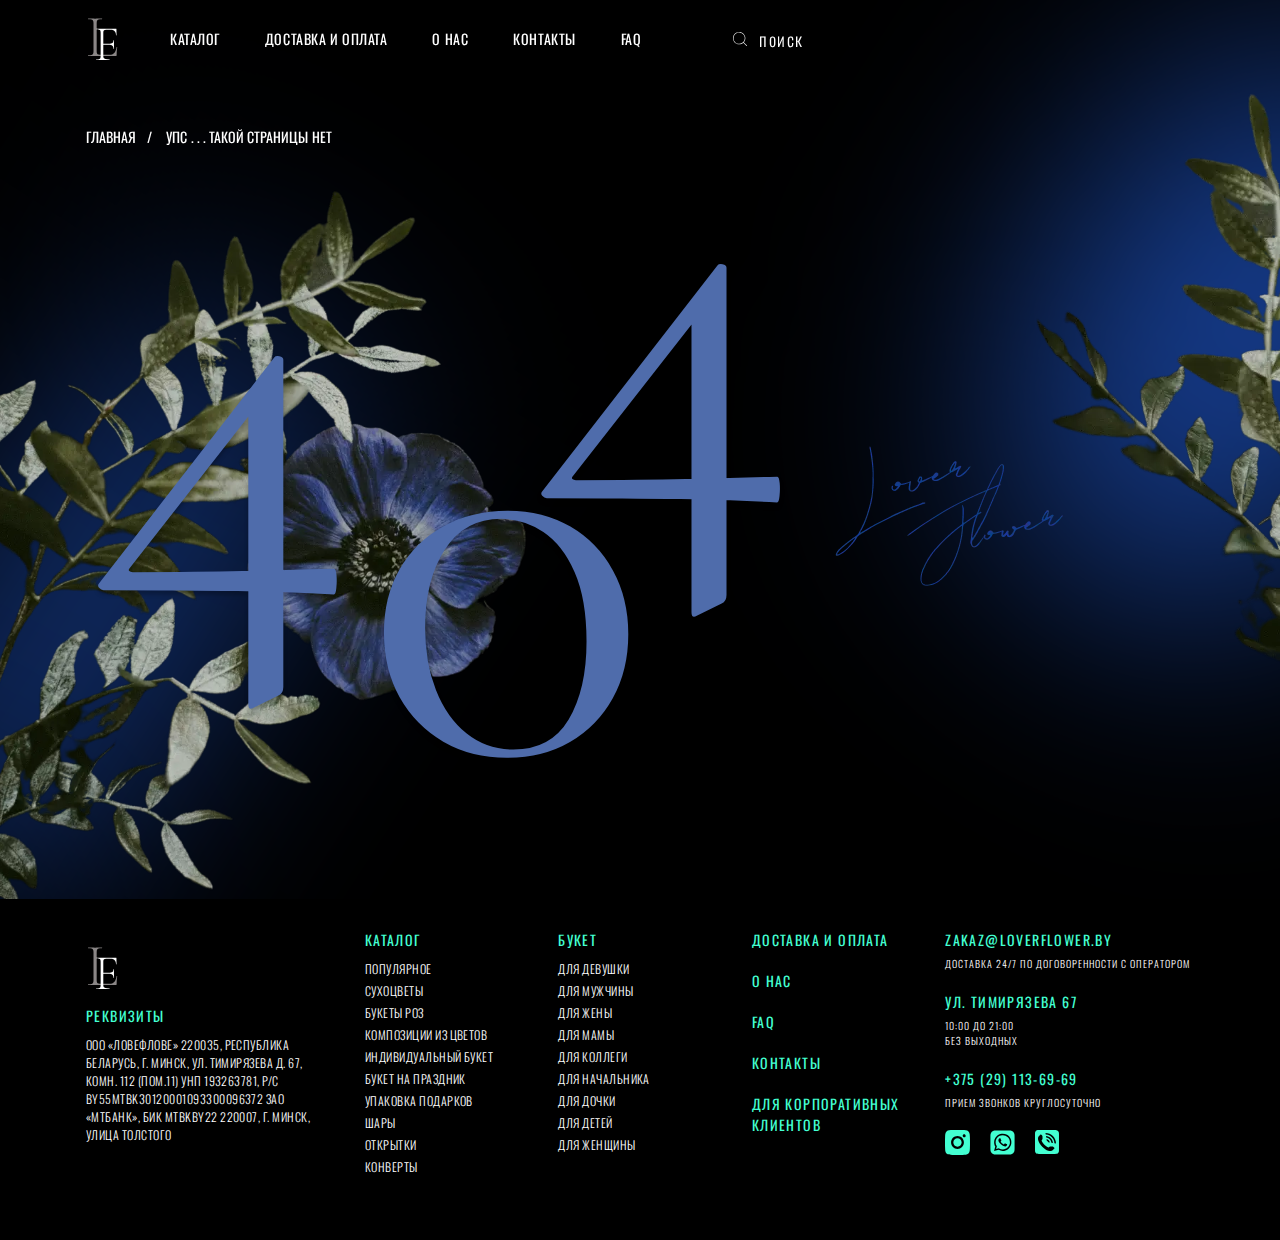
<file: errror.html>
<!DOCTYPE html>
<html lang="ru">

<head>
	<title>Error 404</title>
	<meta charset="UTF-8">
	<meta name="format-detection" content="telephone=no">
	<!-- <style>body{opacity: 0;}</style> -->
	<link rel="stylesheet" href="css/style.min.css?_v=20230830112647">
	<link rel="shortcut icon" href="favicon.ico">
	<!-- <meta name="robots" content="noindex, nofollow"> -->
	<meta name="viewport" content="width=device-width, initial-scale=1.0">
</head>

<body>
	<div class="wrapper">
		<header class="header">
			<div class="header__container">
				<div class="header-top">
					<div class="header__menu menu">
						<div class="menu__icon">
							<span></span>
						</div>
						<a data-da=".menu__list, 767, 0" href="index.html" class="menu__logo">
							<svg width="34" height="75" viewBox="0 0 34 75" fill="none" xmlns="http://www.w3.org/2000/svg">
								<path d="M10.68 50.9C10.68 52.06 10.8 52.92 11.04 53.48C11.32 54 11.8 54.36 12.48 54.56C13.2 54.76 14.32 54.86 15.84 54.86H23.52C27.48 54.86 29.82 52.32 30.54 47.24C30.54 47.12 30.64 47.08 30.84 47.12C31.08 47.12 31.2 47.18 31.2 47.3C30.84 50.46 30.66 53.06 30.66 55.1C30.66 55.42 30.6 55.66 30.48 55.82C30.36 55.94 30.12 56 29.76 56H2.16C2.08 56 2.04 55.88 2.04 55.64C2.04 55.4 2.08 55.28 2.16 55.28C3.72 55.28 4.86 55.18 5.58 54.98C6.34 54.78 6.84 54.4 7.08 53.84C7.36 53.24 7.5 52.34 7.5 51.14V23.36C7.5 22.16 7.36 21.28 7.08 20.72C6.84 20.16 6.34 19.78 5.58 19.58C4.86 19.34 3.72 19.22 2.16 19.22C2.08 19.22 2.04 19.1 2.04 18.86C2.04 18.62 2.08 18.5 2.16 18.5L5.1 18.56C6.78 18.64 8.1 18.68 9.06 18.68C10.14 18.68 11.52 18.64 13.2 18.56L16.02 18.5C16.1 18.5 16.14 18.62 16.14 18.86C16.14 19.1 16.1 19.22 16.02 19.22C14.46 19.22 13.3 19.34 12.54 19.58C11.82 19.78 11.32 20.18 11.04 20.78C10.8 21.34 10.68 22.22 10.68 23.42V50.9Z" fill="#8A8686" />
								<path d="M30.55 35.25C30.55 35.35 30.45 35.4 30.25 35.4C30.0833 35.4 30 35.35 30 35.25C30 33.55 29.55 32.2 28.65 31.2C27.75 30.2 26.5667 29.7 25.1 29.7H21.65C20.4167 29.7 19.5 29.7833 18.9 29.95C18.3 30.1167 17.8833 30.4167 17.65 30.85C17.4167 31.2833 17.3 31.95 17.3 32.85V43.85H22.75C24.45 43.85 25.65 43.6 26.35 43.1C27.05 42.5667 27.4 41.6667 27.4 40.4C27.4 40.3333 27.5 40.3 27.7 40.3C27.9 40.3 28 40.3333 28 40.4L27.95 44.35C27.95 45.3167 27.9667 46.0333 28 46.5L28.05 48.85C28.05 48.9167 27.95 48.95 27.75 48.95C27.55 48.95 27.45 48.9167 27.45 48.85C27.45 47.35 27.0833 46.3 26.35 45.7C25.65 45.1 24.3833 44.8 22.55 44.8H17.3V55.75C17.3 56.8167 17.45 57.6 17.75 58.1C18.05 58.5667 18.6167 58.9 19.45 59.1C20.3167 59.3 21.6833 59.4 23.55 59.4C23.65 59.4 23.7 59.5 23.7 59.7C23.7 59.9 23.65 60 23.55 60C22.1833 60 21.1167 59.9833 20.35 59.95L16 59.9L12.7 59.95C12.1 59.9833 11.2667 60 10.2 60C10.1333 60 10.1 59.9 10.1 59.7C10.1 59.5 10.1333 59.4 10.2 59.4C11.5 59.4 12.45 59.3167 13.05 59.15C13.6833 58.9833 14.1 58.6667 14.3 58.2C14.5333 57.7 14.65 56.95 14.65 55.95V32.8C14.65 31.8 14.5333 31.0667 14.3 30.6C14.1 30.1333 13.6833 29.8167 13.05 29.65C12.45 29.45 11.5 29.35 10.2 29.35C10.1333 29.35 10.1 29.25 10.1 29.05C10.1 28.85 10.1333 28.75 10.2 28.75H30C30.3 28.75 30.45 28.9 30.45 29.2L30.55 35.25Z" fill="white" />
							</svg>
							<a href="index.html" class="main-logo">
								<p>lover <br> flower</p>
							</a>
						</a>
						<nav class="menu__body">
							<ul class="menu__list">
								<li><a href="catalog.html" class="menu-link">Каталог</a></li>
								<li><a href="delivery.html" class="menu-link">Доставка и оплата </a></li>
								<li><a href="about.html" class="menu-link">О нас</a></li>
								<li><a href="contacts.html" class="menu-link">Контакты</a></li>
								<li><a href="faq.html" class="menu-link">FAQ</a></li>
								<li><a href="#" class="menu-link menu-link_m">для корпоративных клиентов</a></li>
								<li>
									<form data-da=".menu__list, 767" class="menu__form" action="post">
										<button type="submit">
											<svg width="18" height="18" viewBox="0 0 18 18" fill="none" xmlns="http://www.w3.org/2000/svg">
												<path d="M15.9489 15.5509L12.7239 12.326C13.8154 11.1308 14.3957 9.55591 14.3407 7.93829C14.2857 6.32068 13.5998 4.78882 12.4297 3.67051C11.2597 2.5522 9.69835 1.93626 8.0799 1.9545C6.46145 1.97273 4.91441 2.62368 3.76982 3.76807C2.62523 4.91246 1.974 6.45938 1.95548 8.07783C1.93696 9.69627 2.55263 11.2577 3.67073 12.428C4.78883 13.5982 6.32057 14.2844 7.93818 14.3397C9.55578 14.395 11.1308 13.8149 12.3261 12.7237L15.5512 15.9488C15.6039 16.0015 15.6755 16.0311 15.7501 16.0311C15.8247 16.0311 15.8962 16.0014 15.9489 15.9487C16.0017 15.8959 16.0313 15.8244 16.0313 15.7498C16.0313 15.6752 16.0016 15.6037 15.9489 15.5509ZM2.53175 8.15602C2.53175 7.0435 2.86165 5.95597 3.47974 5.03094C4.09782 4.10591 4.97632 3.38494 6.00416 2.9592C7.03199 2.53346 8.16299 2.42206 9.25413 2.6391C10.3453 2.85615 11.3476 3.39188 12.1342 4.17855C12.9209 4.96522 13.4566 5.9675 13.6737 7.05864C13.8907 8.14978 13.7793 9.28078 13.3536 10.3086C12.9278 11.3365 12.2069 12.215 11.2818 12.833C10.3568 13.4511 9.26927 13.781 8.15675 13.781C6.66542 13.7793 5.23566 13.1862 4.18113 12.1316C3.1266 11.0771 2.53343 9.64735 2.53175 8.15602Z" fill="white" />
											</svg>
										</button>
										<input type="text" placeholder="поиск">
									</form>
								</li>
								<li>
									<a href="#" class="menu-link menu-link_contact">
										<svg width="16" height="16" viewBox="0 0 16 16" fill="none" xmlns="http://www.w3.org/2000/svg">
											<path d="M12.9997 14.6667C13.551 14.6667 13.9997 14.218 13.9997 13.6667V11.3333C13.9997 10.782 13.551 10.3333 12.9997 10.3333C12.2197 10.3333 11.453 10.2107 10.7197 9.96867C10.5444 9.91331 10.3573 9.90659 10.1785 9.94921C9.99971 9.99183 9.83582 10.0822 9.70434 10.2107L8.74434 11.1707C7.08508 10.2699 5.72236 8.90762 4.82101 7.24867L5.77301 6.29067C6.04767 6.036 6.14634 5.64867 6.02901 5.276C5.7875 4.54153 5.66506 3.77315 5.66634 3C5.66634 2.44867 5.21767 2 4.66634 2H2.33301C1.78167 2 1.33301 2.44867 1.33301 3C1.33301 9.43333 6.56634 14.6667 12.9997 14.6667ZM2.33301 2.66667H4.66634C4.75475 2.66667 4.83953 2.70179 4.90204 2.7643C4.96456 2.82681 4.99967 2.91159 4.99967 3C4.99967 3.85133 5.13301 4.68733 5.39501 5.48C5.41426 5.53752 5.41651 5.59937 5.40149 5.65814C5.38647 5.71691 5.35483 5.7701 5.31034 5.81133L4.00634 7.122C5.09767 9.274 6.70967 10.886 8.87167 11.9867L10.171 10.6867C10.2153 10.6428 10.2708 10.6118 10.3314 10.597C10.392 10.5822 10.4554 10.5842 10.515 10.6027C11.3123 10.8667 12.1483 11 12.9997 11C13.183 11 13.333 11.15 13.333 11.3333V13.6667C13.333 13.85 13.183 14 12.9997 14C6.93434 14 1.99967 9.06533 1.99967 3C1.99967 2.91159 2.03479 2.82681 2.09731 2.7643C2.15982 2.70179 2.2446 2.66667 2.33301 2.66667Z" fill="#43FFD2" />
										</svg>
										<div href="#" class="menu-sub-title menu-sub-title__link">+375 (29) 113-69-69</div>
									</a>
								</li>
								<li>
									<a data-da=".header__menu, 767" href="#" class="menu-link header-right__bascket">
										<svg width="30" height="30" viewBox="0 0 30 30" fill="none" xmlns="http://www.w3.org/2000/svg">
											<path d="M27.538 24.2201L25.8715 9.22006C25.8336 8.87597 25.67 8.558 25.412 8.32713C25.1541 8.09626 24.82 7.96876 24.4738 7.96908H20.1343C20.0175 6.68823 19.426 5.49732 18.4761 4.63016C17.5263 3.763 16.2865 3.28223 15.0004 3.28223C13.7142 3.28223 12.4745 3.763 11.5246 4.63016C10.5747 5.49732 9.98325 6.68823 9.86637 7.96908H5.52692C5.18075 7.96876 4.84665 8.09626 4.5887 8.32713C4.33076 8.558 4.16714 8.87597 4.12922 9.22006L2.4627 24.2201C2.44086 24.4166 2.46073 24.6156 2.52101 24.8039C2.58128 24.9923 2.68061 25.1658 2.8125 25.3132C2.94439 25.4605 3.10588 25.5784 3.28643 25.6591C3.46697 25.7398 3.66251 25.7816 3.86028 25.7816H26.1403C26.3381 25.7816 26.5336 25.7399 26.7142 25.6592C26.8948 25.5785 27.0563 25.4606 27.1882 25.3132C27.3201 25.1658 27.4194 24.9923 27.4797 24.804C27.54 24.6156 27.5599 24.4166 27.538 24.2201ZM15.0004 4.21908C16.0376 4.22046 17.0381 4.60342 17.8112 5.29499C18.5843 5.98655 19.0759 6.93838 19.1924 7.96908H10.8083C10.9248 6.93838 11.4164 5.98655 12.1895 5.29499C12.9626 4.60342 13.9631 4.22046 15.0004 4.21908ZM26.4897 24.688C26.4459 24.7374 26.3922 24.7769 26.3319 24.8038C26.2717 24.8307 26.2064 24.8445 26.1404 24.8441H3.86028C3.79436 24.8441 3.72918 24.8302 3.669 24.8033C3.60882 24.7763 3.55499 24.737 3.51103 24.6879C3.46707 24.6388 3.43396 24.5809 3.41388 24.5182C3.39379 24.4554 3.38717 24.3891 3.39446 24.3235L5.0611 9.32354C5.07374 9.20886 5.12828 9.10289 5.21424 9.02594C5.30021 8.949 5.41155 8.90649 5.52692 8.90658H9.84411V12.1878C9.84411 12.3122 9.89349 12.4314 9.9814 12.5193C10.0693 12.6072 10.1885 12.6566 10.3129 12.6566C10.4372 12.6566 10.5564 12.6072 10.6443 12.5193C10.7322 12.4314 10.7816 12.3122 10.7816 12.1878V8.90658H19.2191V12.1878C19.2191 12.3122 19.2685 12.4314 19.3564 12.5193C19.4443 12.6072 19.5635 12.6566 19.6879 12.6566C19.8122 12.6566 19.9314 12.6072 20.0193 12.5193C20.1072 12.4314 20.1566 12.3122 20.1566 12.1878V8.90658H24.4738C24.5892 8.90649 24.7005 8.949 24.7865 9.02594C24.8724 9.10289 24.927 9.20886 24.9396 9.32354L26.6063 24.3235C26.6139 24.3891 26.6075 24.4555 26.5873 24.5184C26.5672 24.5812 26.5339 24.639 26.4897 24.688Z" fill="white" />
										</svg>
										<p class="bascket-counter">5</p>
									</a>
								</li>
							</ul>
						</nav>
					</div>
				</div>
			</div>
		</header>
		<main class="page">
			<div class="breadcrumb">
				<div class="breadcrumb__container">
					<ul class="breadcrumb__list">
						<li><a href="index.html">Главная</a></li>
						<li>Упс . . . Такой страницы нет</li>
					</ul>
				</div>
			</div>
			<div class="error">
				<div class="error__container">
					<div class="error__body body-error">
						<div class="body-error__text body-error__text_1">4</div>
						<div class="body-error__text body-error__text_2">0</div>
						<div class="body-error__text body-error__text_3">4</div>
					</div>
					<div class="error__decor_03">
						<picture><source srcset="img/error/sign.webp" type="image/webp"><img src="img/error/sign.png" alt="decor"></picture>
					</div>
				</div>
				<div class="error__decor_01">
					<picture><source srcset="img/error/decor01.webp" type="image/webp"><img src="img/error/decor01.png" alt="decor"></picture>
				</div>
				<div class="error__decor_02">
					<picture><source srcset="img/error/decor02.webp" type="image/webp"><img src="img/error/decor02.png" alt="decor"></picture>
				</div>
			</div>
		</main>

		<footer class="footer footer__error">
			<div class="footer__container">
				<div class="footer__body">
					<div class="footer__column column-footer column-footer_1">
						<a data-da=".column-footer_4, 550, 0" href="index.html" class="column-footer__logo">
							<!--<img src="img/logo.svg" alt="logo">-->
							<svg width="34" height="75" viewBox="0 0 34 75" fill="none" xmlns="http://www.w3.org/2000/svg">
								<path d="M10.68 50.9C10.68 52.06 10.8 52.92 11.04 53.48C11.32 54 11.8 54.36 12.48 54.56C13.2 54.76 14.32 54.86 15.84 54.86H23.52C27.48 54.86 29.82 52.32 30.54 47.24C30.54 47.12 30.64 47.08 30.84 47.12C31.08 47.12 31.2 47.18 31.2 47.3C30.84 50.46 30.66 53.06 30.66 55.1C30.66 55.42 30.6 55.66 30.48 55.82C30.36 55.94 30.12 56 29.76 56H2.16C2.08 56 2.04 55.88 2.04 55.64C2.04 55.4 2.08 55.28 2.16 55.28C3.72 55.28 4.86 55.18 5.58 54.98C6.34 54.78 6.84 54.4 7.08 53.84C7.36 53.24 7.5 52.34 7.5 51.14V23.36C7.5 22.16 7.36 21.28 7.08 20.72C6.84 20.16 6.34 19.78 5.58 19.58C4.86 19.34 3.72 19.22 2.16 19.22C2.08 19.22 2.04 19.1 2.04 18.86C2.04 18.62 2.08 18.5 2.16 18.5L5.1 18.56C6.78 18.64 8.1 18.68 9.06 18.68C10.14 18.68 11.52 18.64 13.2 18.56L16.02 18.5C16.1 18.5 16.14 18.62 16.14 18.86C16.14 19.1 16.1 19.22 16.02 19.22C14.46 19.22 13.3 19.34 12.54 19.58C11.82 19.78 11.32 20.18 11.04 20.78C10.8 21.34 10.68 22.22 10.68 23.42V50.9Z" fill="#8A8686" />
								<path d="M30.55 35.25C30.55 35.35 30.45 35.4 30.25 35.4C30.0833 35.4 30 35.35 30 35.25C30 33.55 29.55 32.2 28.65 31.2C27.75 30.2 26.5667 29.7 25.1 29.7H21.65C20.4167 29.7 19.5 29.7833 18.9 29.95C18.3 30.1167 17.8833 30.4167 17.65 30.85C17.4167 31.2833 17.3 31.95 17.3 32.85V43.85H22.75C24.45 43.85 25.65 43.6 26.35 43.1C27.05 42.5667 27.4 41.6667 27.4 40.4C27.4 40.3333 27.5 40.3 27.7 40.3C27.9 40.3 28 40.3333 28 40.4L27.95 44.35C27.95 45.3167 27.9667 46.0333 28 46.5L28.05 48.85C28.05 48.9167 27.95 48.95 27.75 48.95C27.55 48.95 27.45 48.9167 27.45 48.85C27.45 47.35 27.0833 46.3 26.35 45.7C25.65 45.1 24.3833 44.8 22.55 44.8H17.3V55.75C17.3 56.8167 17.45 57.6 17.75 58.1C18.05 58.5667 18.6167 58.9 19.45 59.1C20.3167 59.3 21.6833 59.4 23.55 59.4C23.65 59.4 23.7 59.5 23.7 59.7C23.7 59.9 23.65 60 23.55 60C22.1833 60 21.1167 59.9833 20.35 59.95L16 59.9L12.7 59.95C12.1 59.9833 11.2667 60 10.2 60C10.1333 60 10.1 59.9 10.1 59.7C10.1 59.5 10.1333 59.4 10.2 59.4C11.5 59.4 12.45 59.3167 13.05 59.15C13.6833 58.9833 14.1 58.6667 14.3 58.2C14.5333 57.7 14.65 56.95 14.65 55.95V32.8C14.65 31.8 14.5333 31.0667 14.3 30.6C14.1 30.1333 13.6833 29.8167 13.05 29.65C12.45 29.45 11.5 29.35 10.2 29.35C10.1333 29.35 10.1 29.25 10.1 29.05C10.1 28.85 10.1333 28.75 10.2 28.75H30C30.3 28.75 30.45 28.9 30.45 29.2L30.55 35.25Z" fill="white" />
							</svg>
						</a>
						<div class="column-footer__title menu-sub-title">реквизиты</div>
						<div class="column-footer__text text_l">
							ООО «Ловефлове» 220035, Республика Беларусь, г. Минск, ул. Тимирязева д. 67, комн. 112 (пом.11) УНП 193263781, р/с BY55MTBK30120001093300096372 ЗАО «МТБанк», БИК MTBKBY22 220007, г. Минск, улица Толстого
						</div>
					</div>
					<div class="footer__column column-footer column-footer_2">
						<div class="column-footer__title menu-sub-title">Каталог</div>
						<ul class="column-footer__list text_l">
							<li><a class="column-footer__item" href="#">Популярное</a></li>
							<li><a class="column-footer__item" href="#">Сухоцветы</a></li>
							<li><a class="column-footer__item" href="#">Букеты роз</a></li>
							<li><a class="column-footer__item" href="#">Композиции из цветов</a></li>
							<li><a class="column-footer__item" href="#">Индивидуальный букет</a></li>
							<li><a class="column-footer__item" href="#">Букет на праздник</a></li>
							<li><a class="column-footer__item" href="#">Упаковка подарков</a></li>
							<li><a class="column-footer__item" href="#">Шары</a></li>
							<li><a class="column-footer__item" href="#">Открытки</a></li>
							<li><a class="column-footer__item" href="#">Конверты</a></li>
						</ul>
					</div>
					<div class="footer__column column-footer column-footer_3">
						<div class="column-footer__title menu-sub-title">Букет</div>
						<ul class="column-footer__list text_l">
							<li><a class="column-footer__item" href="#">Для девушки</a></li>
							<li><a class="column-footer__item" href="#">Для мужчины</a></li>
							<li><a class="column-footer__item" href="#">Для жены</a></li>
							<li><a class="column-footer__item" href="#">Для мамы</a></li>
							<li><a class="column-footer__item" href="#">Для коллеги</a></li>
							<li><a class="column-footer__item" href="#">Для начальника</a></li>
							<li><a class="column-footer__item" href="#">Для дочки</a></li>
							<li><a class="column-footer__item" href="#">Для детей</a></li>
							<li><a class="column-footer__item" href="#">Для женщины</a></li>
						</ul>
					</div>
					<div class="footer__column column-footer column-footer_4">
						<ul class="column-footer__menu-list menu-sub-title">
							<li><a class="column-footer__item-menu" href="#">Доставка и оплата </a></li>
							<li><a class="column-footer__item-menu" href="#">О нас</a></li>
							<li><a class="column-footer__item-menu" href="#">FAQ</a></li>
							<li><a class="column-footer__item-menu" href="#">Контакты</a></li>
							<li><a class="column-footer__item-menu" href="#">для корпоративных клиентов</a></li>
							<li><a class="column-footer__item-menu column-footer__item-menu_d" href="catalog.html">Каталог</a></li>
							<li><a class="column-footer__item-menu column-footer__item-menu_d" href="#">Букет</a></li>
						</ul>
					</div>
					<div class="footer__column column-footer column-footer_5">
						<div class="column-footer__order order-footer">
							<a href="#" class="order-footer__sub-title menu-sub-title menu-sub-title__link">zakaz@loverflower.by</a>
							<div class="order-footer__sub-text menu-text">Доставка 24/7 по договоренности с оператором</div>
						</div>
						<div class="column-footer__adress adress-footer">
							<div class="adress-footer__sub-title menu-sub-title">ул. Тимирязева 67</div>
							<div class="adress-footer__sub-text menu-text">
								<p>10:00 до 21:00</p>
								<p>без выходных</p>
							</div>
						</div>
						<div class="column-footer__contact contact-footer">
							<a href="#" class="contact-footer__tel menu-sub-title menu-sub-title__link">+375 (29) 113-69-69</a>
							<div class="contact-footer__sub-text menu-text">прием звонков круглосуточно</div>
						</div>
						<div class="column-footer__social social-footer">
							<ul class="social-footer__list">
								<li>
									<a href="#" class="social__item">
										<svg width="25" height="25" viewBox="0 0 25 25" fill="none" xmlns="http://www.w3.org/2000/svg">
											<path d="M12.4884 8.32593C10.1947 8.32593 8.3228 10.1978 8.3228 12.4916C8.3228 14.7853 10.1947 16.6572 12.4884 16.6572C14.7822 16.6572 16.6541 14.7853 16.6541 12.4916C16.6541 10.1978 14.7822 8.32593 12.4884 8.32593ZM24.9822 12.4916C24.9822 10.7666 24.9978 9.05718 24.9009 7.3353C24.8041 5.3353 24.951 2.95371 23.4885 1.49121C22.0229 0.0255859 19.6478 0.179054 17.6478 0.0821795C15.9228 -0.0146955 14.2134 0.000929513 12.4916 0.000929513C10.7666 0.000929513 9.05718 -0.0146955 7.3353 0.0821795C5.3353 0.179054 2.95103 0.028711 1.48853 1.49121C0.0229003 2.95684 0.179054 5.3353 0.0821795 7.3353C-0.0146955 9.0603 0.000929513 10.7697 0.000929513 12.4916C0.000929513 14.2134 -0.0146955 15.9259 0.0821795 17.6478C0.179054 19.6478 0.0260254 22.0287 1.48853 23.4912C2.95415 24.9568 5.3353 24.8041 7.3353 24.9009C9.0603 24.9978 10.7697 24.9822 12.4916 24.9822C14.2166 24.9822 15.9259 24.9978 17.6478 24.9009C19.6478 24.8041 22.026 24.9537 23.4885 23.4912C24.9542 22.0256 24.8041 19.6478 24.9009 17.6478C25.0009 15.9259 24.9822 14.2166 24.9822 12.4916ZM12.4884 18.9009C8.94155 18.9009 6.07905 16.0384 6.07905 12.4916C6.07905 8.94468 8.94155 6.08218 12.4884 6.08218C16.0353 6.08218 18.8978 8.94468 18.8978 12.4916C18.8978 16.0384 16.0353 18.9009 12.4884 18.9009ZM19.1603 7.31655C18.3322 7.31655 17.6634 6.6478 17.6634 5.81968C17.6634 4.99155 18.3322 4.3228 19.1603 4.3228C19.9884 4.3228 20.6572 4.99155 20.6572 5.81968C20.6574 6.01632 20.6189 6.21108 20.5437 6.3928C20.4686 6.57452 20.3584 6.73963 20.2193 6.87868C20.0803 7.01773 19.9151 7.12798 19.7334 7.20311C19.5517 7.27825 19.3569 7.3168 19.1603 7.31655Z" fill="#43FFD2" />
										</svg>
									</a>
								</li>
								<li>
									<a href="#" class="social__item">
										<svg width="25" height="25" viewBox="0 0 25 25" fill="none" xmlns="http://www.w3.org/2000/svg">
											<path d="M24.5716 5.91128C24.5615 5.39288 24.52 4.87556 24.4471 4.3622C24.3603 3.90557 24.2128 3.46262 24.0085 3.04512C23.5612 2.16219 22.8442 1.44477 21.9616 0.996992C21.5468 0.793645 21.1067 0.646542 20.653 0.559576C20.1357 0.485242 19.6143 0.44287 19.0918 0.432701C18.8707 0.424242 18.5843 0.420617 18.4514 0.420617L6.5517 0.416992C6.41879 0.416992 6.13241 0.420617 5.91128 0.429076C5.39287 0.439064 4.87556 0.480627 4.3622 0.553534C3.90557 0.64034 3.46262 0.787858 3.04512 0.992159C2.16224 1.43948 1.44484 2.15646 0.996992 3.03908C0.793698 3.45391 0.646598 3.894 0.559576 4.3477C0.484904 4.86497 0.442129 5.38634 0.431492 5.90887C0.424242 6.12999 0.419409 6.41637 0.419409 6.54928L0.416992 18.4489C0.416992 18.5819 0.420617 18.8682 0.429076 19.0894C0.439064 19.6078 0.480627 20.1251 0.553534 20.6385C0.640354 21.0951 0.787871 21.538 0.992159 21.9555C1.43948 22.8384 2.15646 23.5558 3.03908 24.0037C3.45393 24.2069 3.894 24.354 4.3477 24.4411C4.86499 24.5154 5.38637 24.5578 5.90887 24.5679C6.12999 24.5764 6.41637 24.58 6.54928 24.58L18.449 24.5824C18.5819 24.5824 18.8682 24.5788 19.0894 24.5704C19.6078 24.5603 20.1251 24.5188 20.6385 24.4459C21.0951 24.359 21.538 24.2115 21.9555 24.0073C22.8389 23.5602 23.5567 22.8432 24.0049 21.9604C24.2082 21.5455 24.3553 21.1055 24.4423 20.6517C24.517 20.1345 24.5598 19.6131 24.5704 19.0906C24.5776 18.8694 24.5825 18.5831 24.5825 18.4502L24.5837 6.5517C24.5837 6.41878 24.58 6.13241 24.5716 5.91128ZM12.7625 20.9067H12.7589C11.3206 20.9064 9.90524 20.5458 8.64212 19.8579L4.07462 21.0553L5.29745 16.5929C4.35067 14.95 3.97236 13.0406 4.22119 11.1607C4.47002 9.28091 5.33208 7.53568 6.67371 6.19564C8.01535 4.8556 9.7616 3.99562 11.6417 3.74903C13.5219 3.50243 15.4308 3.88301 17.0727 4.83175C18.7145 5.78049 19.9974 7.24439 20.7226 8.99647C21.4478 10.7486 21.5747 12.691 21.0836 14.5225C20.5925 16.354 19.5109 17.9724 18.0064 19.1267C16.502 20.2809 14.6588 20.9066 12.7625 20.9067Z" fill="#43FFD2" />
											<path d="M12.7664 5.13011C11.4869 5.12974 10.2306 5.47217 9.12829 6.12178C8.02594 6.77139 7.11775 7.70447 6.49817 8.82398C5.87859 9.94349 5.57025 11.2085 5.60521 12.4876C5.64017 13.7666 6.01716 15.013 6.69697 16.0969L6.86734 16.3676L6.14355 19.009L8.85384 18.2985L9.11484 18.4532C10.2182 19.1066 11.4769 19.4514 12.7592 19.4513H12.7628C14.6621 19.4516 16.4837 18.6974 17.8269 17.3547C19.1701 16.0119 19.9249 14.1906 19.9252 12.2913C19.9255 10.392 19.1713 8.57043 17.8286 7.22722C16.4858 5.88401 14.6645 5.12923 12.7652 5.12891L12.7664 5.13011ZM16.9763 15.3647C16.8179 15.6263 16.6071 15.8522 16.3571 16.0284C16.1072 16.2045 15.8234 16.327 15.5238 16.3882C15.0715 16.4657 14.6073 16.4368 14.1681 16.3036C13.7516 16.1738 13.3422 16.0221 12.9416 15.8492C11.4551 15.1032 10.188 13.9835 9.26467 12.6C8.76101 11.9596 8.45528 11.186 8.38501 10.3743C8.3792 10.0392 8.44325 9.70664 8.57307 9.3977C8.70288 9.08876 8.89562 8.81025 9.13901 8.57991C9.21094 8.49785 9.29905 8.43156 9.39782 8.38519C9.4966 8.33882 9.60389 8.31337 9.71297 8.31045C9.85555 8.31045 9.99934 8.31045 10.125 8.3177C10.2579 8.32374 10.4343 8.26695 10.6083 8.68745C10.7896 9.11762 11.2198 10.1773 11.2729 10.2849C11.3071 10.3412 11.3266 10.4052 11.3297 10.4711C11.3329 10.5369 11.3196 10.6025 11.291 10.6619C11.2368 10.7911 11.1644 10.912 11.076 11.0207C10.9672 11.1464 10.85 11.3011 10.7533 11.3977C10.6446 11.5053 10.5334 11.6213 10.6579 11.8364C10.9811 12.3898 11.3847 12.8923 11.8553 13.3274C12.366 13.7815 12.952 14.1429 13.5869 14.3956C13.802 14.5044 13.9276 14.485 14.0533 14.3412C14.179 14.1974 14.591 13.7129 14.7348 13.4978C14.8786 13.2827 15.0212 13.319 15.2181 13.3903C15.4151 13.4616 16.4748 13.9824 16.6899 14.0911C16.905 14.1999 17.0488 14.2518 17.1019 14.3412C17.1609 14.6873 17.1172 15.0431 16.9763 15.3647Z" fill="#43FFD2" />
										</svg>
									</a>
								</li>
								<li>
									<a href="#" class="social__item">
										<svg width="24" height="24" viewBox="0 0 24 24" fill="none" xmlns="http://www.w3.org/2000/svg">
											<path d="M19.9902 24H3.99023C1.99023 24 1.46365 23.707 0.878289 23.1211C0.292923 22.5352 -0.00976562 22 0.000240437 20V4C0.000240437 2 0.292923 1.46484 0.878289 0.878906C1.46365 0.292969 1.99023 0 3.99023 0H19.9902C20.8175 0 22.0036 0.0124413 22.9902 1C23.9768 1.98756 23.9768 3.17188 23.9768 4V20C23.9902 22 23.6841 22.5352 23.0988 23.1211C22.5134 23.707 21.9902 24 19.9902 24ZM7.49292 9V6.75C7.49292 6.32812 7.36414 5.91406 7.10658 5.50781C6.84902 5.10156 6.56414 4.8125 6.25195 4.64062C5.93975 4.46875 5.6978 4.46094 5.52609 4.61719L3.81683 6.35156C3.34853 6.82031 3.08317 7.44922 3.02073 8.23828C2.95829 9.02734 3.07926 9.88672 3.38366 10.8164C3.68805 11.7461 4.17585 12.7305 4.84707 13.7695C5.51829 14.8086 6.32219 15.7969 7.25878 16.7344C8.19536 17.6719 9.18268 18.4766 10.2207 19.1484C11.2588 19.8203 12.2422 20.3125 13.171 20.625C14.0998 20.9375 14.9583 21.0625 15.7466 21C16.5349 20.9375 17.1632 20.6719 17.6315 20.2031L19.3641 18.4688C19.5202 18.3125 19.5124 18.0742 19.3407 17.7539C19.169 17.4336 18.8802 17.1445 18.4744 16.8867C18.0685 16.6289 17.6549 16.5 17.2334 16.5H14.9856L13.4637 17.4375C12.7612 17.25 11.8949 16.7422 10.8646 15.9141C9.83439 15.0859 8.90561 14.1562 8.07829 13.125C7.25097 12.0938 6.74365 11.2266 6.55634 10.5234L7.49292 9ZM16.4373 12.75L17.9593 13.0078C17.8344 11.1328 17.1085 9.53125 15.7817 8.20312C14.4549 6.875 12.8627 6.14844 11.0051 6.02344L11.2393 7.54688C12.5973 7.71875 13.7602 8.28906 14.728 9.25781C15.6959 10.2266 16.2656 11.3906 16.4373 12.75ZM11.5202 9.11719L11.8012 10.8047C12.41 11.1016 12.8705 11.5625 13.1827 12.1875L14.8685 12.4688C14.6656 11.6406 14.2637 10.9258 13.6627 10.3242C13.0617 9.72266 12.3476 9.32031 11.5202 9.11719ZM10.49 3L10.7476 4.52344C12.3085 4.55469 13.7485 4.96484 15.0676 5.75391C16.3866 6.54297 17.4402 7.59766 18.2285 8.91797C19.0168 10.2383 19.4266 11.6797 19.4578 13.2422L20.9798 13.5C20.9798 12.0781 20.7027 10.7188 20.1485 9.42188C19.5944 8.125 18.849 7.00781 17.9124 6.07031C16.9759 5.13281 15.8598 4.38672 14.5641 3.83203C13.2685 3.27734 11.9105 3 10.49 3Z" fill="#43FFD2" />
										</svg>
									</a>
								</li>
							</ul>
						</div>
					</div>
				</div>
			</div>
		</footer>


	</div>

	<script src="js/app.min.js?_v=20230830112647"></script>
</body>

</html>
</file>
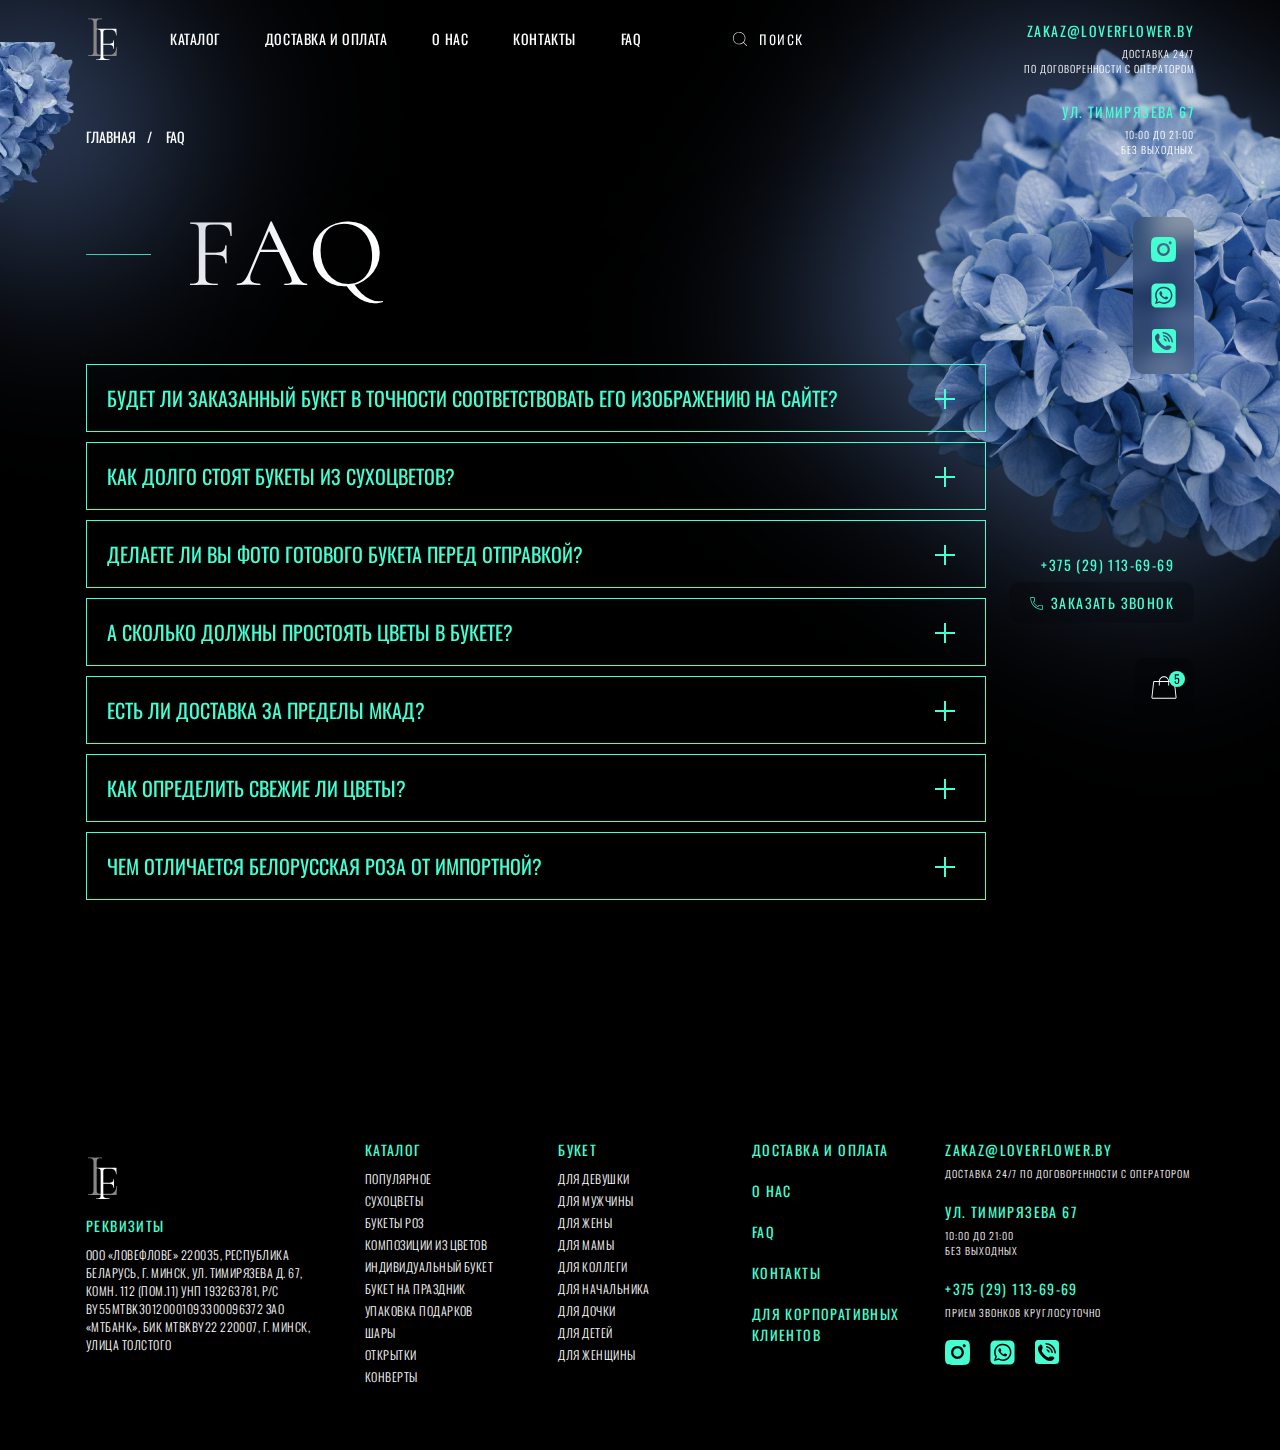
<file: faq.html>
<!DOCTYPE html>
<html lang="ru">

<head>
	<title>Lover Flower</title>
	<meta charset="UTF-8">
	<meta name="format-detection" content="telephone=no">
	<!-- <style>body{opacity: 0;}</style> -->
	<link rel="stylesheet" href="css/style.min.css?_v=20230830112647">
	<link rel="shortcut icon" href="favicon.ico">
	<!-- <meta name="robots" content="noindex, nofollow"> -->
	<meta name="viewport" content="width=device-width, initial-scale=1.0">
</head>

<body>
	<div class="wrapper">
		<header class="header">
			<div class="header__container">
				<div class="header-top">
					<div class="header__menu menu">
						<div class="menu__icon">
							<span></span>
						</div>
						<a data-da=".menu__list, 767, 0" href="index.html" class="menu__logo">
							<svg width="34" height="75" viewBox="0 0 34 75" fill="none" xmlns="http://www.w3.org/2000/svg">
								<path d="M10.68 50.9C10.68 52.06 10.8 52.92 11.04 53.48C11.32 54 11.8 54.36 12.48 54.56C13.2 54.76 14.32 54.86 15.84 54.86H23.52C27.48 54.86 29.82 52.32 30.54 47.24C30.54 47.12 30.64 47.08 30.84 47.12C31.08 47.12 31.2 47.18 31.2 47.3C30.84 50.46 30.66 53.06 30.66 55.1C30.66 55.42 30.6 55.66 30.48 55.82C30.36 55.94 30.12 56 29.76 56H2.16C2.08 56 2.04 55.88 2.04 55.64C2.04 55.4 2.08 55.28 2.16 55.28C3.72 55.28 4.86 55.18 5.58 54.98C6.34 54.78 6.84 54.4 7.08 53.84C7.36 53.24 7.5 52.34 7.5 51.14V23.36C7.5 22.16 7.36 21.28 7.08 20.72C6.84 20.16 6.34 19.78 5.58 19.58C4.86 19.34 3.72 19.22 2.16 19.22C2.08 19.22 2.04 19.1 2.04 18.86C2.04 18.62 2.08 18.5 2.16 18.5L5.1 18.56C6.78 18.64 8.1 18.68 9.06 18.68C10.14 18.68 11.52 18.64 13.2 18.56L16.02 18.5C16.1 18.5 16.14 18.62 16.14 18.86C16.14 19.1 16.1 19.22 16.02 19.22C14.46 19.22 13.3 19.34 12.54 19.58C11.82 19.78 11.32 20.18 11.04 20.78C10.8 21.34 10.68 22.22 10.68 23.42V50.9Z" fill="#8A8686" />
								<path d="M30.55 35.25C30.55 35.35 30.45 35.4 30.25 35.4C30.0833 35.4 30 35.35 30 35.25C30 33.55 29.55 32.2 28.65 31.2C27.75 30.2 26.5667 29.7 25.1 29.7H21.65C20.4167 29.7 19.5 29.7833 18.9 29.95C18.3 30.1167 17.8833 30.4167 17.65 30.85C17.4167 31.2833 17.3 31.95 17.3 32.85V43.85H22.75C24.45 43.85 25.65 43.6 26.35 43.1C27.05 42.5667 27.4 41.6667 27.4 40.4C27.4 40.3333 27.5 40.3 27.7 40.3C27.9 40.3 28 40.3333 28 40.4L27.95 44.35C27.95 45.3167 27.9667 46.0333 28 46.5L28.05 48.85C28.05 48.9167 27.95 48.95 27.75 48.95C27.55 48.95 27.45 48.9167 27.45 48.85C27.45 47.35 27.0833 46.3 26.35 45.7C25.65 45.1 24.3833 44.8 22.55 44.8H17.3V55.75C17.3 56.8167 17.45 57.6 17.75 58.1C18.05 58.5667 18.6167 58.9 19.45 59.1C20.3167 59.3 21.6833 59.4 23.55 59.4C23.65 59.4 23.7 59.5 23.7 59.7C23.7 59.9 23.65 60 23.55 60C22.1833 60 21.1167 59.9833 20.35 59.95L16 59.9L12.7 59.95C12.1 59.9833 11.2667 60 10.2 60C10.1333 60 10.1 59.9 10.1 59.7C10.1 59.5 10.1333 59.4 10.2 59.4C11.5 59.4 12.45 59.3167 13.05 59.15C13.6833 58.9833 14.1 58.6667 14.3 58.2C14.5333 57.7 14.65 56.95 14.65 55.95V32.8C14.65 31.8 14.5333 31.0667 14.3 30.6C14.1 30.1333 13.6833 29.8167 13.05 29.65C12.45 29.45 11.5 29.35 10.2 29.35C10.1333 29.35 10.1 29.25 10.1 29.05C10.1 28.85 10.1333 28.75 10.2 28.75H30C30.3 28.75 30.45 28.9 30.45 29.2L30.55 35.25Z" fill="white" />
							</svg>
							<!--<div href="index.html" class="main-logo">
						<p>lover <br> flower</p>
					</div>-->
						</a>
						<nav class="menu__body">
							<ul class="menu__list">
								<li><a href="catalog.html" class="menu-link">Каталог</a></li>
								<li><a href="delivery.html" class="menu-link">Доставка и оплата </a></li>
								<li><a href="about.html" class="menu-link">О нас</a></li>
								<li><a href="contacts.html" class="menu-link">Контакты</a></li>
								<li><a href="faq.html" class="menu-link">FAQ</a></li>
								<li><a href="errror.html" class="menu-link menu-link_m">для корпоративных клиентов</a></li>
								<li class="form-head">
									<form data-da=".menu__list, 767" class="menu__form" action="post">
										<button type="submit">
											<svg class="form-find" width="18" height="18" viewBox="0 0 18 18" fill="none" xmlns="http://www.w3.org/2000/svg">
												<path d="M15.9489 15.5509L12.7239 12.326C13.8154 11.1308 14.3957 9.55591 14.3407 7.93829C14.2857 6.32068 13.5998 4.78882 12.4297 3.67051C11.2597 2.5522 9.69835 1.93626 8.0799 1.9545C6.46145 1.97273 4.91441 2.62368 3.76982 3.76807C2.62523 4.91246 1.974 6.45938 1.95548 8.07783C1.93696 9.69627 2.55263 11.2577 3.67073 12.428C4.78883 13.5982 6.32057 14.2844 7.93818 14.3397C9.55578 14.395 11.1308 13.8149 12.3261 12.7237L15.5512 15.9488C15.6039 16.0015 15.6755 16.0311 15.7501 16.0311C15.8247 16.0311 15.8962 16.0014 15.9489 15.9487C16.0017 15.8959 16.0313 15.8244 16.0313 15.7498C16.0313 15.6752 16.0016 15.6037 15.9489 15.5509ZM2.53175 8.15602C2.53175 7.0435 2.86165 5.95597 3.47974 5.03094C4.09782 4.10591 4.97632 3.38494 6.00416 2.9592C7.03199 2.53346 8.16299 2.42206 9.25413 2.6391C10.3453 2.85615 11.3476 3.39188 12.1342 4.17855C12.9209 4.96522 13.4566 5.9675 13.6737 7.05864C13.8907 8.14978 13.7793 9.28078 13.3536 10.3086C12.9278 11.3365 12.2069 12.215 11.2818 12.833C10.3568 13.4511 9.26927 13.781 8.15675 13.781C6.66542 13.7793 5.23566 13.1862 4.18113 12.1316C3.1266 11.0771 2.53343 9.64735 2.53175 8.15602Z" fill="white" />
											</svg>
										</button>
										<input type="text" placeholder="поиск">
									</form>
								</li>
								<li>
									<a href="tel:+375291136969" class="menu-link menu-link_contact">
										<svg width="16" height="16" viewBox="0 0 16 16" fill="none" xmlns="http://www.w3.org/2000/svg">
											<path d="M12.9997 14.6667C13.551 14.6667 13.9997 14.218 13.9997 13.6667V11.3333C13.9997 10.782 13.551 10.3333 12.9997 10.3333C12.2197 10.3333 11.453 10.2107 10.7197 9.96867C10.5444 9.91331 10.3573 9.90659 10.1785 9.94921C9.99971 9.99183 9.83582 10.0822 9.70434 10.2107L8.74434 11.1707C7.08508 10.2699 5.72236 8.90762 4.82101 7.24867L5.77301 6.29067C6.04767 6.036 6.14634 5.64867 6.02901 5.276C5.7875 4.54153 5.66506 3.77315 5.66634 3C5.66634 2.44867 5.21767 2 4.66634 2H2.33301C1.78167 2 1.33301 2.44867 1.33301 3C1.33301 9.43333 6.56634 14.6667 12.9997 14.6667ZM2.33301 2.66667H4.66634C4.75475 2.66667 4.83953 2.70179 4.90204 2.7643C4.96456 2.82681 4.99967 2.91159 4.99967 3C4.99967 3.85133 5.13301 4.68733 5.39501 5.48C5.41426 5.53752 5.41651 5.59937 5.40149 5.65814C5.38647 5.71691 5.35483 5.7701 5.31034 5.81133L4.00634 7.122C5.09767 9.274 6.70967 10.886 8.87167 11.9867L10.171 10.6867C10.2153 10.6428 10.2708 10.6118 10.3314 10.597C10.392 10.5822 10.4554 10.5842 10.515 10.6027C11.3123 10.8667 12.1483 11 12.9997 11C13.183 11 13.333 11.15 13.333 11.3333V13.6667C13.333 13.85 13.183 14 12.9997 14C6.93434 14 1.99967 9.06533 1.99967 3C1.99967 2.91159 2.03479 2.82681 2.09731 2.7643C2.15982 2.70179 2.2446 2.66667 2.33301 2.66667Z" fill="#43FFD2" />
										</svg>
										<div class="menu-sub-title menu-sub-title__link">+375 (29) 113-69-69</div>
									</a>
								</li>
								<li>
									<a data-da=".header__menu, 767" href="#" class="menu-link header-right__bascket">
										<svg width="30" height="30" viewBox="0 0 30 30" fill="none" xmlns="http://www.w3.org/2000/svg">
											<path d="M27.538 24.2201L25.8715 9.22006C25.8336 8.87597 25.67 8.558 25.412 8.32713C25.1541 8.09626 24.82 7.96876 24.4738 7.96908H20.1343C20.0175 6.68823 19.426 5.49732 18.4761 4.63016C17.5263 3.763 16.2865 3.28223 15.0004 3.28223C13.7142 3.28223 12.4745 3.763 11.5246 4.63016C10.5747 5.49732 9.98325 6.68823 9.86637 7.96908H5.52692C5.18075 7.96876 4.84665 8.09626 4.5887 8.32713C4.33076 8.558 4.16714 8.87597 4.12922 9.22006L2.4627 24.2201C2.44086 24.4166 2.46073 24.6156 2.52101 24.8039C2.58128 24.9923 2.68061 25.1658 2.8125 25.3132C2.94439 25.4605 3.10588 25.5784 3.28643 25.6591C3.46697 25.7398 3.66251 25.7816 3.86028 25.7816H26.1403C26.3381 25.7816 26.5336 25.7399 26.7142 25.6592C26.8948 25.5785 27.0563 25.4606 27.1882 25.3132C27.3201 25.1658 27.4194 24.9923 27.4797 24.804C27.54 24.6156 27.5599 24.4166 27.538 24.2201ZM15.0004 4.21908C16.0376 4.22046 17.0381 4.60342 17.8112 5.29499C18.5843 5.98655 19.0759 6.93838 19.1924 7.96908H10.8083C10.9248 6.93838 11.4164 5.98655 12.1895 5.29499C12.9626 4.60342 13.9631 4.22046 15.0004 4.21908ZM26.4897 24.688C26.4459 24.7374 26.3922 24.7769 26.3319 24.8038C26.2717 24.8307 26.2064 24.8445 26.1404 24.8441H3.86028C3.79436 24.8441 3.72918 24.8302 3.669 24.8033C3.60882 24.7763 3.55499 24.737 3.51103 24.6879C3.46707 24.6388 3.43396 24.5809 3.41388 24.5182C3.39379 24.4554 3.38717 24.3891 3.39446 24.3235L5.0611 9.32354C5.07374 9.20886 5.12828 9.10289 5.21424 9.02594C5.30021 8.949 5.41155 8.90649 5.52692 8.90658H9.84411V12.1878C9.84411 12.3122 9.89349 12.4314 9.9814 12.5193C10.0693 12.6072 10.1885 12.6566 10.3129 12.6566C10.4372 12.6566 10.5564 12.6072 10.6443 12.5193C10.7322 12.4314 10.7816 12.3122 10.7816 12.1878V8.90658H19.2191V12.1878C19.2191 12.3122 19.2685 12.4314 19.3564 12.5193C19.4443 12.6072 19.5635 12.6566 19.6879 12.6566C19.8122 12.6566 19.9314 12.6072 20.0193 12.5193C20.1072 12.4314 20.1566 12.3122 20.1566 12.1878V8.90658H24.4738C24.5892 8.90649 24.7005 8.949 24.7865 9.02594C24.8724 9.10289 24.927 9.20886 24.9396 9.32354L26.6063 24.3235C26.6139 24.3891 26.6075 24.4555 26.5873 24.5184C26.5672 24.5812 26.5339 24.639 26.4897 24.688Z" fill="white" />
										</svg>
										<p class="bascket-counter">5</p>
									</a>
								</li>
							</ul>
						</nav>
					</div>
				</div>
				<div class="header-right">
					<div class="header-right__body">
						<div data-da=".menu__list, 767" class="header-right__delivery delivery-block">
							<a href="mailto:zakaz@loverflower.by" class="delivery-block__sub-title menu-sub-title menu-sub-title__link">zakaz@loverflower.by</a>
							<div class="delivery-block__text menu-text">Доставка 24/7 <br> по договоренности с оператором</div>
						</div>
						<div data-da=".menu__list, 767" class="header-right__adress adress-block">
							<div class="adress-block__adress menu-sub-title">ул. Тимирязева 67</div>
							<div class="adress-block__schedule menu-text">
								<p>10:00 до 21:00</p>
								<p>без выходных</p>
							</div>
						</div>
						<div data-da=".menu__list, 767, 15" class="header-right__social social">
							<ul class="social__list">
								<li>
									<a href="errror.html" class="social__item">
										<svg width="25" height="25" viewBox="0 0 25 25" fill="none" xmlns="http://www.w3.org/2000/svg">
											<path d="M12.4884 8.32593C10.1947 8.32593 8.3228 10.1978 8.3228 12.4916C8.3228 14.7853 10.1947 16.6572 12.4884 16.6572C14.7822 16.6572 16.6541 14.7853 16.6541 12.4916C16.6541 10.1978 14.7822 8.32593 12.4884 8.32593ZM24.9822 12.4916C24.9822 10.7666 24.9978 9.05718 24.9009 7.3353C24.8041 5.3353 24.951 2.95371 23.4885 1.49121C22.0229 0.0255859 19.6478 0.179054 17.6478 0.0821795C15.9228 -0.0146955 14.2134 0.000929513 12.4916 0.000929513C10.7666 0.000929513 9.05718 -0.0146955 7.3353 0.0821795C5.3353 0.179054 2.95103 0.028711 1.48853 1.49121C0.0229003 2.95684 0.179054 5.3353 0.0821795 7.3353C-0.0146955 9.0603 0.000929513 10.7697 0.000929513 12.4916C0.000929513 14.2134 -0.0146955 15.9259 0.0821795 17.6478C0.179054 19.6478 0.0260254 22.0287 1.48853 23.4912C2.95415 24.9568 5.3353 24.8041 7.3353 24.9009C9.0603 24.9978 10.7697 24.9822 12.4916 24.9822C14.2166 24.9822 15.9259 24.9978 17.6478 24.9009C19.6478 24.8041 22.026 24.9537 23.4885 23.4912C24.9542 22.0256 24.8041 19.6478 24.9009 17.6478C25.0009 15.9259 24.9822 14.2166 24.9822 12.4916ZM12.4884 18.9009C8.94155 18.9009 6.07905 16.0384 6.07905 12.4916C6.07905 8.94468 8.94155 6.08218 12.4884 6.08218C16.0353 6.08218 18.8978 8.94468 18.8978 12.4916C18.8978 16.0384 16.0353 18.9009 12.4884 18.9009ZM19.1603 7.31655C18.3322 7.31655 17.6634 6.6478 17.6634 5.81968C17.6634 4.99155 18.3322 4.3228 19.1603 4.3228C19.9884 4.3228 20.6572 4.99155 20.6572 5.81968C20.6574 6.01632 20.6189 6.21108 20.5437 6.3928C20.4686 6.57452 20.3584 6.73963 20.2193 6.87868C20.0803 7.01773 19.9151 7.12798 19.7334 7.20311C19.5517 7.27825 19.3569 7.3168 19.1603 7.31655Z" fill="#43FFD2" />
										</svg>
									</a>
								</li>
								<li>
									<a href="errror.html" class="social__item">
										<svg width="25" height="25" viewBox="0 0 25 25" fill="none" xmlns="http://www.w3.org/2000/svg">
											<path d="M24.5716 5.91128C24.5615 5.39288 24.52 4.87556 24.4471 4.3622C24.3603 3.90557 24.2128 3.46262 24.0085 3.04512C23.5612 2.16219 22.8442 1.44477 21.9616 0.996992C21.5468 0.793645 21.1067 0.646542 20.653 0.559576C20.1357 0.485242 19.6143 0.44287 19.0918 0.432701C18.8707 0.424242 18.5843 0.420617 18.4514 0.420617L6.5517 0.416992C6.41879 0.416992 6.13241 0.420617 5.91128 0.429076C5.39287 0.439064 4.87556 0.480627 4.3622 0.553534C3.90557 0.64034 3.46262 0.787858 3.04512 0.992159C2.16224 1.43948 1.44484 2.15646 0.996992 3.03908C0.793698 3.45391 0.646598 3.894 0.559576 4.3477C0.484904 4.86497 0.442129 5.38634 0.431492 5.90887C0.424242 6.12999 0.419409 6.41637 0.419409 6.54928L0.416992 18.4489C0.416992 18.5819 0.420617 18.8682 0.429076 19.0894C0.439064 19.6078 0.480627 20.1251 0.553534 20.6385C0.640354 21.0951 0.787871 21.538 0.992159 21.9555C1.43948 22.8384 2.15646 23.5558 3.03908 24.0037C3.45393 24.2069 3.894 24.354 4.3477 24.4411C4.86499 24.5154 5.38637 24.5578 5.90887 24.5679C6.12999 24.5764 6.41637 24.58 6.54928 24.58L18.449 24.5824C18.5819 24.5824 18.8682 24.5788 19.0894 24.5704C19.6078 24.5603 20.1251 24.5188 20.6385 24.4459C21.0951 24.359 21.538 24.2115 21.9555 24.0073C22.8389 23.5602 23.5567 22.8432 24.0049 21.9604C24.2082 21.5455 24.3553 21.1055 24.4423 20.6517C24.517 20.1345 24.5598 19.6131 24.5704 19.0906C24.5776 18.8694 24.5825 18.5831 24.5825 18.4502L24.5837 6.5517C24.5837 6.41878 24.58 6.13241 24.5716 5.91128ZM12.7625 20.9067H12.7589C11.3206 20.9064 9.90524 20.5458 8.64212 19.8579L4.07462 21.0553L5.29745 16.5929C4.35067 14.95 3.97236 13.0406 4.22119 11.1607C4.47002 9.28091 5.33208 7.53568 6.67371 6.19564C8.01535 4.8556 9.7616 3.99562 11.6417 3.74903C13.5219 3.50243 15.4308 3.88301 17.0727 4.83175C18.7145 5.78049 19.9974 7.24439 20.7226 8.99647C21.4478 10.7486 21.5747 12.691 21.0836 14.5225C20.5925 16.354 19.5109 17.9724 18.0064 19.1267C16.502 20.2809 14.6588 20.9066 12.7625 20.9067Z" fill="#43FFD2" />
											<path d="M12.7664 5.13011C11.4869 5.12974 10.2306 5.47217 9.12829 6.12178C8.02594 6.77139 7.11775 7.70447 6.49817 8.82398C5.87859 9.94349 5.57025 11.2085 5.60521 12.4876C5.64017 13.7666 6.01716 15.013 6.69697 16.0969L6.86734 16.3676L6.14355 19.009L8.85384 18.2985L9.11484 18.4532C10.2182 19.1066 11.4769 19.4514 12.7592 19.4513H12.7628C14.6621 19.4516 16.4837 18.6974 17.8269 17.3547C19.1701 16.0119 19.9249 14.1906 19.9252 12.2913C19.9255 10.392 19.1713 8.57043 17.8286 7.22722C16.4858 5.88401 14.6645 5.12923 12.7652 5.12891L12.7664 5.13011ZM16.9763 15.3647C16.8179 15.6263 16.6071 15.8522 16.3571 16.0284C16.1072 16.2045 15.8234 16.327 15.5238 16.3882C15.0715 16.4657 14.6073 16.4368 14.1681 16.3036C13.7516 16.1738 13.3422 16.0221 12.9416 15.8492C11.4551 15.1032 10.188 13.9835 9.26467 12.6C8.76101 11.9596 8.45528 11.186 8.38501 10.3743C8.3792 10.0392 8.44325 9.70664 8.57307 9.3977C8.70288 9.08876 8.89562 8.81025 9.13901 8.57991C9.21094 8.49785 9.29905 8.43156 9.39782 8.38519C9.4966 8.33882 9.60389 8.31337 9.71297 8.31045C9.85555 8.31045 9.99934 8.31045 10.125 8.3177C10.2579 8.32374 10.4343 8.26695 10.6083 8.68745C10.7896 9.11762 11.2198 10.1773 11.2729 10.2849C11.3071 10.3412 11.3266 10.4052 11.3297 10.4711C11.3329 10.5369 11.3196 10.6025 11.291 10.6619C11.2368 10.7911 11.1644 10.912 11.076 11.0207C10.9672 11.1464 10.85 11.3011 10.7533 11.3977C10.6446 11.5053 10.5334 11.6213 10.6579 11.8364C10.9811 12.3898 11.3847 12.8923 11.8553 13.3274C12.366 13.7815 12.952 14.1429 13.5869 14.3956C13.802 14.5044 13.9276 14.485 14.0533 14.3412C14.179 14.1974 14.591 13.7129 14.7348 13.4978C14.8786 13.2827 15.0212 13.319 15.2181 13.3903C15.4151 13.4616 16.4748 13.9824 16.6899 14.0911C16.905 14.1999 17.0488 14.2518 17.1019 14.3412C17.1609 14.6873 17.1172 15.0431 16.9763 15.3647Z" fill="#43FFD2" />
										</svg>
									</a>
								</li>
								<li>
									<a href="errror.html" class="social__item">
										<svg width="24" height="24" viewBox="0 0 24 24" fill="none" xmlns="http://www.w3.org/2000/svg">
											<path d="M19.9902 24H3.99023C1.99023 24 1.46365 23.707 0.878289 23.1211C0.292923 22.5352 -0.00976562 22 0.000240437 20V4C0.000240437 2 0.292923 1.46484 0.878289 0.878906C1.46365 0.292969 1.99023 0 3.99023 0H19.9902C20.8175 0 22.0036 0.0124413 22.9902 1C23.9768 1.98756 23.9768 3.17188 23.9768 4V20C23.9902 22 23.6841 22.5352 23.0988 23.1211C22.5134 23.707 21.9902 24 19.9902 24ZM7.49292 9V6.75C7.49292 6.32812 7.36414 5.91406 7.10658 5.50781C6.84902 5.10156 6.56414 4.8125 6.25195 4.64062C5.93975 4.46875 5.6978 4.46094 5.52609 4.61719L3.81683 6.35156C3.34853 6.82031 3.08317 7.44922 3.02073 8.23828C2.95829 9.02734 3.07926 9.88672 3.38366 10.8164C3.68805 11.7461 4.17585 12.7305 4.84707 13.7695C5.51829 14.8086 6.32219 15.7969 7.25878 16.7344C8.19536 17.6719 9.18268 18.4766 10.2207 19.1484C11.2588 19.8203 12.2422 20.3125 13.171 20.625C14.0998 20.9375 14.9583 21.0625 15.7466 21C16.5349 20.9375 17.1632 20.6719 17.6315 20.2031L19.3641 18.4688C19.5202 18.3125 19.5124 18.0742 19.3407 17.7539C19.169 17.4336 18.8802 17.1445 18.4744 16.8867C18.0685 16.6289 17.6549 16.5 17.2334 16.5H14.9856L13.4637 17.4375C12.7612 17.25 11.8949 16.7422 10.8646 15.9141C9.83439 15.0859 8.90561 14.1562 8.07829 13.125C7.25097 12.0938 6.74365 11.2266 6.55634 10.5234L7.49292 9ZM16.4373 12.75L17.9593 13.0078C17.8344 11.1328 17.1085 9.53125 15.7817 8.20312C14.4549 6.875 12.8627 6.14844 11.0051 6.02344L11.2393 7.54688C12.5973 7.71875 13.7602 8.28906 14.728 9.25781C15.6959 10.2266 16.2656 11.3906 16.4373 12.75ZM11.5202 9.11719L11.8012 10.8047C12.41 11.1016 12.8705 11.5625 13.1827 12.1875L14.8685 12.4688C14.6656 11.6406 14.2637 10.9258 13.6627 10.3242C13.0617 9.72266 12.3476 9.32031 11.5202 9.11719ZM10.49 3L10.7476 4.52344C12.3085 4.55469 13.7485 4.96484 15.0676 5.75391C16.3866 6.54297 17.4402 7.59766 18.2285 8.91797C19.0168 10.2383 19.4266 11.6797 19.4578 13.2422L20.9798 13.5C20.9798 12.0781 20.7027 10.7188 20.1485 9.42188C19.5944 8.125 18.849 7.00781 17.9124 6.07031C16.9759 5.13281 15.8598 4.38672 14.5641 3.83203C13.2685 3.27734 11.9105 3 10.49 3Z" fill="#43FFD2" />
										</svg>
									</a>
								</li>
							</ul>
						</div>
						<div class="header-right__call call-header-right">
							<a data-da=".menu__list, 767" href="tel:+375291136969" class="call-header-right__number menu-sub-title menu-sub-title__link">+375 (29) 113-69-69</a>
							<a href="tel:+375291136969" class="call-header-right__order-call">
								<svg width="16" height="16" viewBox="0 0 16 16" fill="none" xmlns="http://www.w3.org/2000/svg">
									<path d="M12.9997 14.6667C13.551 14.6667 13.9997 14.218 13.9997 13.6667V11.3333C13.9997 10.782 13.551 10.3333 12.9997 10.3333C12.2197 10.3333 11.453 10.2107 10.7197 9.96867C10.5444 9.91331 10.3573 9.90659 10.1785 9.94921C9.99971 9.99183 9.83582 10.0822 9.70434 10.2107L8.74434 11.1707C7.08508 10.2699 5.72236 8.90762 4.82101 7.24867L5.77301 6.29067C6.04767 6.036 6.14634 5.64867 6.02901 5.276C5.7875 4.54153 5.66506 3.77315 5.66634 3C5.66634 2.44867 5.21767 2 4.66634 2H2.33301C1.78167 2 1.33301 2.44867 1.33301 3C1.33301 9.43333 6.56634 14.6667 12.9997 14.6667ZM2.33301 2.66667H4.66634C4.75475 2.66667 4.83953 2.70179 4.90204 2.7643C4.96456 2.82681 4.99967 2.91159 4.99967 3C4.99967 3.85133 5.13301 4.68733 5.39501 5.48C5.41426 5.53752 5.41651 5.59937 5.40149 5.65814C5.38647 5.71691 5.35483 5.7701 5.31034 5.81133L4.00634 7.122C5.09767 9.274 6.70967 10.886 8.87167 11.9867L10.171 10.6867C10.2153 10.6428 10.2708 10.6118 10.3314 10.597C10.392 10.5822 10.4554 10.5842 10.515 10.6027C11.3123 10.8667 12.1483 11 12.9997 11C13.183 11 13.333 11.15 13.333 11.3333V13.6667C13.333 13.85 13.183 14 12.9997 14C6.93434 14 1.99967 9.06533 1.99967 3C1.99967 2.91159 2.03479 2.82681 2.09731 2.7643C2.15982 2.70179 2.2446 2.66667 2.33301 2.66667Z" fill="#43FFD2" />
								</svg>
								<div class="menu-sub-title menu-sub-title__link">заказать звонок</div>
							</a>
						</div>
						<a href="#" class="header-right__bascket_big">
							<svg width="30" height="30" viewBox="0 0 30 30" fill="none" xmlns="http://www.w3.org/2000/svg">
								<path d="M27.538 24.2201L25.8715 9.22006C25.8336 8.87597 25.67 8.558 25.412 8.32713C25.1541 8.09626 24.82 7.96876 24.4738 7.96908H20.1343C20.0175 6.68823 19.426 5.49732 18.4761 4.63016C17.5263 3.763 16.2865 3.28223 15.0004 3.28223C13.7142 3.28223 12.4745 3.763 11.5246 4.63016C10.5747 5.49732 9.98325 6.68823 9.86637 7.96908H5.52692C5.18075 7.96876 4.84665 8.09626 4.5887 8.32713C4.33076 8.558 4.16714 8.87597 4.12922 9.22006L2.4627 24.2201C2.44086 24.4166 2.46073 24.6156 2.52101 24.8039C2.58128 24.9923 2.68061 25.1658 2.8125 25.3132C2.94439 25.4605 3.10588 25.5784 3.28643 25.6591C3.46697 25.7398 3.66251 25.7816 3.86028 25.7816H26.1403C26.3381 25.7816 26.5336 25.7399 26.7142 25.6592C26.8948 25.5785 27.0563 25.4606 27.1882 25.3132C27.3201 25.1658 27.4194 24.9923 27.4797 24.804C27.54 24.6156 27.5599 24.4166 27.538 24.2201ZM15.0004 4.21908C16.0376 4.22046 17.0381 4.60342 17.8112 5.29499C18.5843 5.98655 19.0759 6.93838 19.1924 7.96908H10.8083C10.9248 6.93838 11.4164 5.98655 12.1895 5.29499C12.9626 4.60342 13.9631 4.22046 15.0004 4.21908ZM26.4897 24.688C26.4459 24.7374 26.3922 24.7769 26.3319 24.8038C26.2717 24.8307 26.2064 24.8445 26.1404 24.8441H3.86028C3.79436 24.8441 3.72918 24.8302 3.669 24.8033C3.60882 24.7763 3.55499 24.737 3.51103 24.6879C3.46707 24.6388 3.43396 24.5809 3.41388 24.5182C3.39379 24.4554 3.38717 24.3891 3.39446 24.3235L5.0611 9.32354C5.07374 9.20886 5.12828 9.10289 5.21424 9.02594C5.30021 8.949 5.41155 8.90649 5.52692 8.90658H9.84411V12.1878C9.84411 12.3122 9.89349 12.4314 9.9814 12.5193C10.0693 12.6072 10.1885 12.6566 10.3129 12.6566C10.4372 12.6566 10.5564 12.6072 10.6443 12.5193C10.7322 12.4314 10.7816 12.3122 10.7816 12.1878V8.90658H19.2191V12.1878C19.2191 12.3122 19.2685 12.4314 19.3564 12.5193C19.4443 12.6072 19.5635 12.6566 19.6879 12.6566C19.8122 12.6566 19.9314 12.6072 20.0193 12.5193C20.1072 12.4314 20.1566 12.3122 20.1566 12.1878V8.90658H24.4738C24.5892 8.90649 24.7005 8.949 24.7865 9.02594C24.8724 9.10289 24.927 9.20886 24.9396 9.32354L26.6063 24.3235C26.6139 24.3891 26.6075 24.4555 26.5873 24.5184C26.5672 24.5812 26.5339 24.639 26.4897 24.688Z" fill="white" />
							</svg>
							<p class="bascket-counter_big">5</p>
						</a>
					</div>
				</div>
			</div>
		</header>

		<main class="page">
			<div class="breadcrumb">
				<div class="breadcrumb__container">
					<ul class="breadcrumb__list">
						<li><a href="index.html">Главная</a></li>
						<li>faq</li>
					</ul>
				</div>
			</div>
			<section class="faq">
				<div class="faq__decor_01">
					<picture><source srcset="img/faq/decor01.webp" type="image/webp"><img src="img/faq/decor01.png" alt="decor"></picture>
				</div>
				<picture class="faq__decor_02">
					<source srcset="img/faq/decor03.png" media="(max-width:767px)">
					<img src="img/faq/decor02.png" alt="decor">
				</picture>
				<div class="faq__container">
					<h1 class="faq__title title">faq</h1>
					<div data-spollers class="faq__body body-faq">
						<div class="body-faq__element">
							<div data-spoller class="body-faq__head">
								<div class="body-faq__sub-title"> БУДЕТ ЛИ ЗАКАЗАННЫЙ БУКЕТ В ТОЧНОСТИ СООТВЕТСТВОВАТЬ ЕГО ИЗОБРАЖЕНИЮ НА САЙТЕ?</div>
								<div class="body-faq__simbol">
									<span></span>
									<span></span>
								</div>
							</div>
							<div class="body-faq__text">Букет собирается по индивидуальной матрице букета. Однако возможны случаи, когда нет необходимых цветов либо имеющиеся цветы отличаются от представленных на фото, и с согласования заказчика они могут быть заменены на аналогичные. Либо если флорист считает, что данные изменения не повлекут сильного изменения в образе букета, то самостоятельно может заменить некоторые цветы. И перед отправкой направляется фото заказчику, который утверждает получившийся букет. Каждый цветок отличается от другого, как и каждый букет будет индивидуальным, но в этом и есть его прелесть… в индивидуальности.</div>
						</div>
						<div class="body-faq__element">
							<div data-spoller class="body-faq__head">
								<div class="body-faq__sub-title">КАК ДОЛГО СТОЯТ БУКЕТЫ ИЗ СУХОЦВЕТОВ?</div>
								<div class="body-faq__simbol">
									<span></span>
									<span></span>
								</div>
							</div>
							<div class="body-faq__text">Букет собирается по индивидуальной матрице букета. Однако возможны случаи, когда нет необходимых цветов либо имеющиеся цветы отличаются от представленных на фото, и с согласования заказчика они могут быть заменены на аналогичные. Либо если флорист считает, что данные изменения не повлекут сильного изменения в образе букета, то самостоятельно может заменить некоторые цветы. И перед отправкой направляется фото заказчику, который утверждает получившийся букет. Каждый цветок отличается от другого, как и каждый букет будет индивидуальным, но в этом и есть его прелесть… в индивидуальности.</div>
						</div>
						<div class="body-faq__element">
							<div data-spoller class="body-faq__head">
								<div class="body-faq__sub-title">ДЕЛАЕТЕ ЛИ ВЫ ФОТО ГОТОВОГО БУКЕТА ПЕРЕД ОТПРАВКОЙ?</div>
								<div class="body-faq__simbol">
									<span></span>
									<span></span>
								</div>
							</div>
							<div class="body-faq__text">Букет собирается по индивидуальной матрице букета. Однако возможны случаи, когда нет необходимых цветов либо имеющиеся цветы отличаются от представленных на фото, и с согласования заказчика они могут быть заменены на аналогичные. Либо если флорист считает, что данные изменения не повлекут сильного изменения в образе букета, то самостоятельно может заменить некоторые цветы. И перед отправкой направляется фото заказчику, который утверждает получившийся букет. Каждый цветок отличается от другого, как и каждый букет будет индивидуальным, но в этом и есть его прелесть… в индивидуальности.</div>
						</div>
						<div class="body-faq__element">
							<div data-spoller class="body-faq__head">
								<div class="body-faq__sub-title">А СКОЛЬКО ДОЛЖНЫ ПРОСТОЯТЬ ЦВЕТЫ В БУКЕТЕ?</div>
								<div class="body-faq__simbol">
									<span></span>
									<span></span>
								</div>
							</div>
							<div class="body-faq__text">Букет собирается по индивидуальной матрице букета. Однако возможны случаи, когда нет необходимых цветов либо имеющиеся цветы отличаются от представленных на фото, и с согласования заказчика они могут быть заменены на аналогичные. Либо если флорист считает, что данные изменения не повлекут сильного изменения в образе букета, то самостоятельно может заменить некоторые цветы. И перед отправкой направляется фото заказчику, который утверждает получившийся букет. Каждый цветок отличается от другого, как и каждый букет будет индивидуальным, но в этом и есть его прелесть… в индивидуальности.</div>
						</div>
						<div class="body-faq__element">
							<div data-spoller class="body-faq__head">
								<div class="body-faq__sub-title">ЕСТЬ ЛИ ДОСТАВКА ЗА ПРЕДЕЛЫ МКАД?</div>
								<div class="body-faq__simbol">
									<span></span>
									<span></span>
								</div>
							</div>
							<div class="body-faq__text">Букет собирается по индивидуальной матрице букета. Однако возможны случаи, когда нет необходимых цветов либо имеющиеся цветы отличаются от представленных на фото, и с согласования заказчика они могут быть заменены на аналогичные. Либо если флорист считает, что данные изменения не повлекут сильного изменения в образе букета, то самостоятельно может заменить некоторые цветы. И перед отправкой направляется фото заказчику, который утверждает получившийся букет. Каждый цветок отличается от другого, как и каждый букет будет индивидуальным, но в этом и есть его прелесть… в индивидуальности.</div>
						</div>
						<div class="body-faq__element">
							<div data-spoller class="body-faq__head">
								<div class="body-faq__sub-title">КАК ОПРЕДЕЛИТЬ СВЕЖИЕ ЛИ ЦВЕТЫ?</div>
								<div class="body-faq__simbol">
									<span></span>
									<span></span>
								</div>
							</div>
							<div class="body-faq__text">Букет собирается по индивидуальной матрице букета. Однако возможны случаи, когда нет необходимых цветов либо имеющиеся цветы отличаются от представленных на фото, и с согласования заказчика они могут быть заменены на аналогичные. Либо если флорист считает, что данные изменения не повлекут сильного изменения в образе букета, то самостоятельно может заменить некоторые цветы. И перед отправкой направляется фото заказчику, который утверждает получившийся букет. Каждый цветок отличается от другого, как и каждый букет будет индивидуальным, но в этом и есть его прелесть… в индивидуальности.</div>
						</div>
						<div class="body-faq__element">
							<div data-spoller class="body-faq__head">
								<div class="body-faq__sub-title">ЧЕМ ОТЛИЧАЕТСЯ БЕЛОРУССКАЯ РОЗА ОТ ИМПОРТНОЙ?</div>
								<div class="body-faq__simbol">
									<span></span>
									<span></span>
								</div>
							</div>
							<div class="body-faq__text">Букет собирается по индивидуальной матрице букета. Однако возможны случаи, когда нет необходимых цветов либо имеющиеся цветы отличаются от представленных на фото, и с согласования заказчика они могут быть заменены на аналогичные. Либо если флорист считает, что данные изменения не повлекут сильного изменения в образе букета, то самостоятельно может заменить некоторые цветы. И перед отправкой направляется фото заказчику, который утверждает получившийся букет. Каждый цветок отличается от другого, как и каждый букет будет индивидуальным, но в этом и есть его прелесть… в индивидуальности.</div>
						</div>
					</div>
				</div>
			</section>
		</main>
		<footer class="footer">
			<div class="footer__container">
				<div class="footer__body">
					<div class="footer__column column-footer column-footer_1">
						<a data-da=".column-footer_4, 550, 0" href="index.html" class="column-footer__logo">
							<!--<img src="img/logo.svg" alt="logo">-->
							<svg width="34" height="75" viewBox="0 0 34 75" fill="none" xmlns="http://www.w3.org/2000/svg">
								<path d="M10.68 50.9C10.68 52.06 10.8 52.92 11.04 53.48C11.32 54 11.8 54.36 12.48 54.56C13.2 54.76 14.32 54.86 15.84 54.86H23.52C27.48 54.86 29.82 52.32 30.54 47.24C30.54 47.12 30.64 47.08 30.84 47.12C31.08 47.12 31.2 47.18 31.2 47.3C30.84 50.46 30.66 53.06 30.66 55.1C30.66 55.42 30.6 55.66 30.48 55.82C30.36 55.94 30.12 56 29.76 56H2.16C2.08 56 2.04 55.88 2.04 55.64C2.04 55.4 2.08 55.28 2.16 55.28C3.72 55.28 4.86 55.18 5.58 54.98C6.34 54.78 6.84 54.4 7.08 53.84C7.36 53.24 7.5 52.34 7.5 51.14V23.36C7.5 22.16 7.36 21.28 7.08 20.72C6.84 20.16 6.34 19.78 5.58 19.58C4.86 19.34 3.72 19.22 2.16 19.22C2.08 19.22 2.04 19.1 2.04 18.86C2.04 18.62 2.08 18.5 2.16 18.5L5.1 18.56C6.78 18.64 8.1 18.68 9.06 18.68C10.14 18.68 11.52 18.64 13.2 18.56L16.02 18.5C16.1 18.5 16.14 18.62 16.14 18.86C16.14 19.1 16.1 19.22 16.02 19.22C14.46 19.22 13.3 19.34 12.54 19.58C11.82 19.78 11.32 20.18 11.04 20.78C10.8 21.34 10.68 22.22 10.68 23.42V50.9Z" fill="#8A8686" />
								<path d="M30.55 35.25C30.55 35.35 30.45 35.4 30.25 35.4C30.0833 35.4 30 35.35 30 35.25C30 33.55 29.55 32.2 28.65 31.2C27.75 30.2 26.5667 29.7 25.1 29.7H21.65C20.4167 29.7 19.5 29.7833 18.9 29.95C18.3 30.1167 17.8833 30.4167 17.65 30.85C17.4167 31.2833 17.3 31.95 17.3 32.85V43.85H22.75C24.45 43.85 25.65 43.6 26.35 43.1C27.05 42.5667 27.4 41.6667 27.4 40.4C27.4 40.3333 27.5 40.3 27.7 40.3C27.9 40.3 28 40.3333 28 40.4L27.95 44.35C27.95 45.3167 27.9667 46.0333 28 46.5L28.05 48.85C28.05 48.9167 27.95 48.95 27.75 48.95C27.55 48.95 27.45 48.9167 27.45 48.85C27.45 47.35 27.0833 46.3 26.35 45.7C25.65 45.1 24.3833 44.8 22.55 44.8H17.3V55.75C17.3 56.8167 17.45 57.6 17.75 58.1C18.05 58.5667 18.6167 58.9 19.45 59.1C20.3167 59.3 21.6833 59.4 23.55 59.4C23.65 59.4 23.7 59.5 23.7 59.7C23.7 59.9 23.65 60 23.55 60C22.1833 60 21.1167 59.9833 20.35 59.95L16 59.9L12.7 59.95C12.1 59.9833 11.2667 60 10.2 60C10.1333 60 10.1 59.9 10.1 59.7C10.1 59.5 10.1333 59.4 10.2 59.4C11.5 59.4 12.45 59.3167 13.05 59.15C13.6833 58.9833 14.1 58.6667 14.3 58.2C14.5333 57.7 14.65 56.95 14.65 55.95V32.8C14.65 31.8 14.5333 31.0667 14.3 30.6C14.1 30.1333 13.6833 29.8167 13.05 29.65C12.45 29.45 11.5 29.35 10.2 29.35C10.1333 29.35 10.1 29.25 10.1 29.05C10.1 28.85 10.1333 28.75 10.2 28.75H30C30.3 28.75 30.45 28.9 30.45 29.2L30.55 35.25Z" fill="white" />
							</svg>
						</a>
						<div class="column-footer__title menu-sub-title">реквизиты</div>
						<div class="column-footer__text text_l">
							ООО «Ловефлове» 220035, Республика Беларусь, г. Минск, ул. Тимирязева д. 67, комн. 112 (пом.11) УНП 193263781, р/с BY55MTBK30120001093300096372 ЗАО «МТБанк», БИК MTBKBY22 220007, г. Минск, улица Толстого
						</div>
					</div>
					<div class="footer__column column-footer column-footer_2">
						<div class="column-footer__title menu-sub-title">Каталог</div>
						<ul class="column-footer__list text_l">
							<li><a class="column-footer__item" href="errror.html">Популярное</a></li>
							<li><a class="column-footer__item" href="errror.html">Сухоцветы</a></li>
							<li><a class="column-footer__item" href="errror.html">Букеты роз</a></li>
							<li><a class="column-footer__item" href="errror.html">Композиции из цветов</a></li>
							<li><a class="column-footer__item" href="errror.html">Индивидуальный букет</a></li>
							<li><a class="column-footer__item" href="errror.html">Букет на праздник</a></li>
							<li><a class="column-footer__item" href="errror.html">Упаковка подарков</a></li>
							<li><a class="column-footer__item" href="errror.html">Шары</a></li>
							<li><a class="column-footer__item" href="errror.html">Открытки</a></li>
							<li><a class="column-footer__item" href="errror.html">Конверты</a></li>
						</ul>
					</div>
					<div class="footer__column column-footer column-footer_3">
						<div class="column-footer__title menu-sub-title">Букет</div>
						<ul class="column-footer__list text_l">
							<li><a class="column-footer__item" href="errror.html">Для девушки</a></li>
							<li><a class="column-footer__item" href="errror.html">Для мужчины</a></li>
							<li><a class="column-footer__item" href="errror.html">Для жены</a></li>
							<li><a class="column-footer__item" href="errror.html">Для мамы</a></li>
							<li><a class="column-footer__item" href="errror.html">Для коллеги</a></li>
							<li><a class="column-footer__item" href="errror.html">Для начальника</a></li>
							<li><a class="column-footer__item" href="errror.html">Для дочки</a></li>
							<li><a class="column-footer__item" href="errror.html">Для детей</a></li>
							<li><a class="column-footer__item" href="errror.html">Для женщины</a></li>
						</ul>
					</div>
					<div class="footer__column column-footer column-footer_4">
						<ul class="column-footer__menu-list menu-sub-title">
							<li><a class="column-footer__item-menu" href="delivery.html">Доставка и оплата </a></li>
							<li><a class="column-footer__item-menu" href="about.html">О нас</a></li>
							<li><a class="column-footer__item-menu" href="faq.html">FAQ</a></li>
							<li><a class="column-footer__item-menu" href="contacts.html">Контакты</a></li>
							<li><a class="column-footer__item-menu" href="errror.html">для корпоративных клиентов</a></li>
							<li><a class="column-footer__item-menu column-footer__item-menu_d" href="catalog.html">Каталог</a></li>
							<li><a class="column-footer__item-menu column-footer__item-menu_d" href="errror.html">Букет</a></li>
						</ul>
					</div>
					<div class="footer__column column-footer column-footer_5">
						<div class="column-footer__order order-footer">
							<a href="mailto:zakaz@loverflower.by" class="order-footer__sub-title menu-sub-title menu-sub-title__link">zakaz@loverflower.by</a>
							<div class="order-footer__sub-text menu-text">Доставка 24/7 по договоренности с оператором</div>
						</div>
						<div class="column-footer__adress adress-footer">
							<div class="adress-footer__sub-title menu-sub-title">ул. Тимирязева 67</div>
							<div class="adress-footer__sub-text menu-text">
								<p>10:00 до 21:00</p>
								<p>без выходных</p>
							</div>
						</div>
						<div class="column-footer__contact contact-footer">
							<a href="tel:+375291136969" class="contact-footer__tel menu-sub-title menu-sub-title__link">+375 (29) 113-69-69</a>
							<div class="contact-footer__sub-text menu-text">прием звонков круглосуточно</div>
						</div>
						<div class="column-footer__social social-footer">
							<ul class="social-footer__list">
								<li>
									<a href="errror.html" class="social__item">
										<svg width="25" height="25" viewBox="0 0 25 25" fill="none" xmlns="http://www.w3.org/2000/svg">
											<path d="M12.4884 8.32593C10.1947 8.32593 8.3228 10.1978 8.3228 12.4916C8.3228 14.7853 10.1947 16.6572 12.4884 16.6572C14.7822 16.6572 16.6541 14.7853 16.6541 12.4916C16.6541 10.1978 14.7822 8.32593 12.4884 8.32593ZM24.9822 12.4916C24.9822 10.7666 24.9978 9.05718 24.9009 7.3353C24.8041 5.3353 24.951 2.95371 23.4885 1.49121C22.0229 0.0255859 19.6478 0.179054 17.6478 0.0821795C15.9228 -0.0146955 14.2134 0.000929513 12.4916 0.000929513C10.7666 0.000929513 9.05718 -0.0146955 7.3353 0.0821795C5.3353 0.179054 2.95103 0.028711 1.48853 1.49121C0.0229003 2.95684 0.179054 5.3353 0.0821795 7.3353C-0.0146955 9.0603 0.000929513 10.7697 0.000929513 12.4916C0.000929513 14.2134 -0.0146955 15.9259 0.0821795 17.6478C0.179054 19.6478 0.0260254 22.0287 1.48853 23.4912C2.95415 24.9568 5.3353 24.8041 7.3353 24.9009C9.0603 24.9978 10.7697 24.9822 12.4916 24.9822C14.2166 24.9822 15.9259 24.9978 17.6478 24.9009C19.6478 24.8041 22.026 24.9537 23.4885 23.4912C24.9542 22.0256 24.8041 19.6478 24.9009 17.6478C25.0009 15.9259 24.9822 14.2166 24.9822 12.4916ZM12.4884 18.9009C8.94155 18.9009 6.07905 16.0384 6.07905 12.4916C6.07905 8.94468 8.94155 6.08218 12.4884 6.08218C16.0353 6.08218 18.8978 8.94468 18.8978 12.4916C18.8978 16.0384 16.0353 18.9009 12.4884 18.9009ZM19.1603 7.31655C18.3322 7.31655 17.6634 6.6478 17.6634 5.81968C17.6634 4.99155 18.3322 4.3228 19.1603 4.3228C19.9884 4.3228 20.6572 4.99155 20.6572 5.81968C20.6574 6.01632 20.6189 6.21108 20.5437 6.3928C20.4686 6.57452 20.3584 6.73963 20.2193 6.87868C20.0803 7.01773 19.9151 7.12798 19.7334 7.20311C19.5517 7.27825 19.3569 7.3168 19.1603 7.31655Z" fill="#43FFD2" />
										</svg>
									</a>
								</li>
								<li>
									<a href="errror.html" class="social__item">
										<svg width="25" height="25" viewBox="0 0 25 25" fill="none" xmlns="http://www.w3.org/2000/svg">
											<path d="M24.5716 5.91128C24.5615 5.39288 24.52 4.87556 24.4471 4.3622C24.3603 3.90557 24.2128 3.46262 24.0085 3.04512C23.5612 2.16219 22.8442 1.44477 21.9616 0.996992C21.5468 0.793645 21.1067 0.646542 20.653 0.559576C20.1357 0.485242 19.6143 0.44287 19.0918 0.432701C18.8707 0.424242 18.5843 0.420617 18.4514 0.420617L6.5517 0.416992C6.41879 0.416992 6.13241 0.420617 5.91128 0.429076C5.39287 0.439064 4.87556 0.480627 4.3622 0.553534C3.90557 0.64034 3.46262 0.787858 3.04512 0.992159C2.16224 1.43948 1.44484 2.15646 0.996992 3.03908C0.793698 3.45391 0.646598 3.894 0.559576 4.3477C0.484904 4.86497 0.442129 5.38634 0.431492 5.90887C0.424242 6.12999 0.419409 6.41637 0.419409 6.54928L0.416992 18.4489C0.416992 18.5819 0.420617 18.8682 0.429076 19.0894C0.439064 19.6078 0.480627 20.1251 0.553534 20.6385C0.640354 21.0951 0.787871 21.538 0.992159 21.9555C1.43948 22.8384 2.15646 23.5558 3.03908 24.0037C3.45393 24.2069 3.894 24.354 4.3477 24.4411C4.86499 24.5154 5.38637 24.5578 5.90887 24.5679C6.12999 24.5764 6.41637 24.58 6.54928 24.58L18.449 24.5824C18.5819 24.5824 18.8682 24.5788 19.0894 24.5704C19.6078 24.5603 20.1251 24.5188 20.6385 24.4459C21.0951 24.359 21.538 24.2115 21.9555 24.0073C22.8389 23.5602 23.5567 22.8432 24.0049 21.9604C24.2082 21.5455 24.3553 21.1055 24.4423 20.6517C24.517 20.1345 24.5598 19.6131 24.5704 19.0906C24.5776 18.8694 24.5825 18.5831 24.5825 18.4502L24.5837 6.5517C24.5837 6.41878 24.58 6.13241 24.5716 5.91128ZM12.7625 20.9067H12.7589C11.3206 20.9064 9.90524 20.5458 8.64212 19.8579L4.07462 21.0553L5.29745 16.5929C4.35067 14.95 3.97236 13.0406 4.22119 11.1607C4.47002 9.28091 5.33208 7.53568 6.67371 6.19564C8.01535 4.8556 9.7616 3.99562 11.6417 3.74903C13.5219 3.50243 15.4308 3.88301 17.0727 4.83175C18.7145 5.78049 19.9974 7.24439 20.7226 8.99647C21.4478 10.7486 21.5747 12.691 21.0836 14.5225C20.5925 16.354 19.5109 17.9724 18.0064 19.1267C16.502 20.2809 14.6588 20.9066 12.7625 20.9067Z" fill="#43FFD2" />
											<path d="M12.7664 5.13011C11.4869 5.12974 10.2306 5.47217 9.12829 6.12178C8.02594 6.77139 7.11775 7.70447 6.49817 8.82398C5.87859 9.94349 5.57025 11.2085 5.60521 12.4876C5.64017 13.7666 6.01716 15.013 6.69697 16.0969L6.86734 16.3676L6.14355 19.009L8.85384 18.2985L9.11484 18.4532C10.2182 19.1066 11.4769 19.4514 12.7592 19.4513H12.7628C14.6621 19.4516 16.4837 18.6974 17.8269 17.3547C19.1701 16.0119 19.9249 14.1906 19.9252 12.2913C19.9255 10.392 19.1713 8.57043 17.8286 7.22722C16.4858 5.88401 14.6645 5.12923 12.7652 5.12891L12.7664 5.13011ZM16.9763 15.3647C16.8179 15.6263 16.6071 15.8522 16.3571 16.0284C16.1072 16.2045 15.8234 16.327 15.5238 16.3882C15.0715 16.4657 14.6073 16.4368 14.1681 16.3036C13.7516 16.1738 13.3422 16.0221 12.9416 15.8492C11.4551 15.1032 10.188 13.9835 9.26467 12.6C8.76101 11.9596 8.45528 11.186 8.38501 10.3743C8.3792 10.0392 8.44325 9.70664 8.57307 9.3977C8.70288 9.08876 8.89562 8.81025 9.13901 8.57991C9.21094 8.49785 9.29905 8.43156 9.39782 8.38519C9.4966 8.33882 9.60389 8.31337 9.71297 8.31045C9.85555 8.31045 9.99934 8.31045 10.125 8.3177C10.2579 8.32374 10.4343 8.26695 10.6083 8.68745C10.7896 9.11762 11.2198 10.1773 11.2729 10.2849C11.3071 10.3412 11.3266 10.4052 11.3297 10.4711C11.3329 10.5369 11.3196 10.6025 11.291 10.6619C11.2368 10.7911 11.1644 10.912 11.076 11.0207C10.9672 11.1464 10.85 11.3011 10.7533 11.3977C10.6446 11.5053 10.5334 11.6213 10.6579 11.8364C10.9811 12.3898 11.3847 12.8923 11.8553 13.3274C12.366 13.7815 12.952 14.1429 13.5869 14.3956C13.802 14.5044 13.9276 14.485 14.0533 14.3412C14.179 14.1974 14.591 13.7129 14.7348 13.4978C14.8786 13.2827 15.0212 13.319 15.2181 13.3903C15.4151 13.4616 16.4748 13.9824 16.6899 14.0911C16.905 14.1999 17.0488 14.2518 17.1019 14.3412C17.1609 14.6873 17.1172 15.0431 16.9763 15.3647Z" fill="#43FFD2" />
										</svg>
									</a>
								</li>
								<li>
									<a href="errror.html" class="social__item">
										<svg width="24" height="24" viewBox="0 0 24 24" fill="none" xmlns="http://www.w3.org/2000/svg">
											<path d="M19.9902 24H3.99023C1.99023 24 1.46365 23.707 0.878289 23.1211C0.292923 22.5352 -0.00976562 22 0.000240437 20V4C0.000240437 2 0.292923 1.46484 0.878289 0.878906C1.46365 0.292969 1.99023 0 3.99023 0H19.9902C20.8175 0 22.0036 0.0124413 22.9902 1C23.9768 1.98756 23.9768 3.17188 23.9768 4V20C23.9902 22 23.6841 22.5352 23.0988 23.1211C22.5134 23.707 21.9902 24 19.9902 24ZM7.49292 9V6.75C7.49292 6.32812 7.36414 5.91406 7.10658 5.50781C6.84902 5.10156 6.56414 4.8125 6.25195 4.64062C5.93975 4.46875 5.6978 4.46094 5.52609 4.61719L3.81683 6.35156C3.34853 6.82031 3.08317 7.44922 3.02073 8.23828C2.95829 9.02734 3.07926 9.88672 3.38366 10.8164C3.68805 11.7461 4.17585 12.7305 4.84707 13.7695C5.51829 14.8086 6.32219 15.7969 7.25878 16.7344C8.19536 17.6719 9.18268 18.4766 10.2207 19.1484C11.2588 19.8203 12.2422 20.3125 13.171 20.625C14.0998 20.9375 14.9583 21.0625 15.7466 21C16.5349 20.9375 17.1632 20.6719 17.6315 20.2031L19.3641 18.4688C19.5202 18.3125 19.5124 18.0742 19.3407 17.7539C19.169 17.4336 18.8802 17.1445 18.4744 16.8867C18.0685 16.6289 17.6549 16.5 17.2334 16.5H14.9856L13.4637 17.4375C12.7612 17.25 11.8949 16.7422 10.8646 15.9141C9.83439 15.0859 8.90561 14.1562 8.07829 13.125C7.25097 12.0938 6.74365 11.2266 6.55634 10.5234L7.49292 9ZM16.4373 12.75L17.9593 13.0078C17.8344 11.1328 17.1085 9.53125 15.7817 8.20312C14.4549 6.875 12.8627 6.14844 11.0051 6.02344L11.2393 7.54688C12.5973 7.71875 13.7602 8.28906 14.728 9.25781C15.6959 10.2266 16.2656 11.3906 16.4373 12.75ZM11.5202 9.11719L11.8012 10.8047C12.41 11.1016 12.8705 11.5625 13.1827 12.1875L14.8685 12.4688C14.6656 11.6406 14.2637 10.9258 13.6627 10.3242C13.0617 9.72266 12.3476 9.32031 11.5202 9.11719ZM10.49 3L10.7476 4.52344C12.3085 4.55469 13.7485 4.96484 15.0676 5.75391C16.3866 6.54297 17.4402 7.59766 18.2285 8.91797C19.0168 10.2383 19.4266 11.6797 19.4578 13.2422L20.9798 13.5C20.9798 12.0781 20.7027 10.7188 20.1485 9.42188C19.5944 8.125 18.849 7.00781 17.9124 6.07031C16.9759 5.13281 15.8598 4.38672 14.5641 3.83203C13.2685 3.27734 11.9105 3 10.49 3Z" fill="#43FFD2" />
										</svg>
									</a>
								</li>
							</ul>
						</div>
					</div>
				</div>
			</div>
		</footer>

	</div>

	<script src="js/app.min.js?_v=20230830112647"></script>
</body>

</html>
</file>
<file: css/style.min.css>
@charset "UTF-8";@import url(https://fonts.googleapis.com/css?family=Oswald:200,300,regular,700&display=swap);@import url(https://fonts.googleapis.com/css?family=Cormorant:300,regular&display=swap);@import url(https://fonts.googleapis.com/css?family=Roboto+Condensed:regular&display=swap);*{padding:0;margin:0;border:0}*,:after,:before{-webkit-box-sizing:border-box;box-sizing:border-box}body,html{height:100%;min-width:320px}body{color:#fff;line-height:1;font-family:oswald;font-size:.875rem;-ms-text-size-adjust:100%;-moz-text-size-adjust:100%;-webkit-text-size-adjust:100%;-webkit-font-smoothing:antialiased;-moz-osx-font-smoothing:grayscale}button,input,textarea{font-family:oswald;font-size:inherit}button{cursor:pointer;color:inherit;background-color:inherit}a{color:inherit}a:link,a:visited{text-decoration:none}a:hover{text-decoration:none}ul li{list-style:none}img{vertical-align:top}h1,h2,h3,h4,h5,h6{font-weight:inherit;font-size:inherit}.lock body{overflow:hidden;-ms-touch-action:none;touch-action:none}.wrapper{min-height:100%;display:-webkit-box;display:-ms-flexbox;display:flex;-webkit-box-orient:vertical;-webkit-box-direction:normal;-ms-flex-direction:column;flex-direction:column;overflow:hidden}.wrapper>main{-webkit-box-flex:1;-ms-flex:1 1 auto;flex:1 1 auto}.wrapper>*{min-width:0}[class*=__container]{max-width:69.25rem;-webkit-box-sizing:content-box;box-sizing:content-box;margin:0 auto;padding:0 .9375rem}.select{width:260px;position:relative;z-index:1;background:rgba(0,0,0,.4)}.select__body{position:relative}.select__title{color:inherit;text-align:left;cursor:pointer;width:100%;border-radius:4px;position:relative}.select__title::after{content:"";-webkit-transition:all .3s ease 0s;-o-transition:all .3s ease 0s;transition:all .3s ease 0s;position:absolute;top:13px;right:20px;width:0;height:0;border-left:6px solid transparent;border-right:6px solid transparent;border-bottom:10px solid #fff;background-color:transparent;-webkit-transform:rotate(180deg);-ms-transform:rotate(180deg);transform:rotate(180deg)}.select__value{display:-webkit-box;display:-ms-flexbox;display:flex;-webkit-box-align:center;-ms-flex-align:center;align-items:center;height:1.875rem;padding:0 .9375rem;gap:.625rem}.select__value>*{-webkit-box-flex:1;-ms-flex:1 1 auto;flex:1 1 auto}.select__value:after{content:"";-ms-flex-item-align:stretch;-ms-grid-row-align:stretch;align-self:stretch;-webkit-box-flex:0;-ms-flex:0 0 10px;flex:0 0 10px;-webkit-transition:all .3s ease 0s;-o-transition:all .3s ease 0s;transition:all .3s ease 0s;display:-webkit-box;display:-ms-flexbox;display:flex;-webkit-box-pack:center;-ms-flex-pack:center;justify-content:center;-webkit-box-align:center;-ms-flex-align:center;align-items:center}._select-open .select__value:after{-webkit-transform:rotate(-180deg);-ms-transform:rotate(-180deg);transform:rotate(-180deg)}.select__value._select-pseudo-label::before{content:attr(data-pseudo-label);opacity:.5}.select__text{-webkit-box-flex:1;-ms-flex:1 1 auto;flex:1 1 auto}.select__input{width:100%;background-color:transparent;height:100%}.select__options{color:#fff;text-transform:uppercase;position:absolute;top:40px;border-radius:0 0 4px 4px;min-width:100%;left:0;border-top:0;border-top:0;padding:10px 0 5px 0;letter-spacing:.48px;background:rgba(0,0,0,.4);-webkit-backdrop-filter:blur(1000px);backdrop-filter:blur(1000px)}.select__scroll{overflow-y:auto;overflow-x:hidden;max-height:200px}.select__option{width:100%;display:block;text-align:left;cursor:pointer;padding:5px 15px;color:inherit}.select__option._select-selected{background-color:#eee}.select__row{display:-webkit-inline-box;display:-ms-inline-flexbox;display:inline-flex;-webkit-box-align:center;-ms-flex-align:center;align-items:center}.select._select-open{z-index:2}._select-tag{cursor:pointer}.select._select-open .select__title::after{-webkit-transform:rotate(0);-ms-transform:rotate(0);transform:rotate(0)}[class*=-ibg]{position:relative}[class*=-ibg] img{position:absolute;width:100%;height:100%;top:0;left:0;-o-object-fit:cover;object-fit:cover}[class*=-ibg_contain] img{-o-object-fit:contain;object-fit:contain}.title{font-family:Cormorant;text-transform:uppercase;line-height:120%;letter-spacing:.02em}.menu-sub-title{text-transform:uppercase;line-height:150%;color:#43ffd2;-webkit-transition:all .3s ease 0s;-o-transition:all .3s ease 0s;transition:all .3s ease 0s;letter-spacing:.1em}.menu-sub-title__link:hover{color:#53ffd5;text-decoration:underline}.sub-title-green{font-weight:700;line-height:146.666667%;letter-spacing:.04em;text-transform:uppercase;color:#43ffd2}.sub-title-pink{font-weight:700;line-height:146.666667%;letter-spacing:.04em;text-transform:uppercase;color:#d978ac}.sub-title-sexty{font-family:Cormorant;line-height:106.666667%;letter-spacing:1.2px;text-transform:uppercase;color:#43ffd2}.menu-text{font-weight:300;font-size:10px;text-transform:uppercase;line-height:150%;letter-spacing:.1em}.text_l{font-weight:300;text-transform:uppercase;letter-spacing:.04em;line-height:150%;font-size:12px}.text_t{line-height:150%;letter-spacing:.02em}.text_f{font-size:14px;letter-spacing:.56px;text-transform:uppercase;line-height:150%}.text_pink-t{color:#d978ac;line-height:150%;letter-spacing:.08px;text-transform:uppercase}.text_tup{font-weight:300;line-height:130%;letter-spacing:.8px}.text_plus-green span{color:#43ffd2}.link-pink{font-weight:700;font-size:12px;line-height:150%;letter-spacing:.1em;text-transform:uppercase;color:#d978ac;display:block}.link-pink:hover{text-decoration:underline}.button{display:inline-block;padding:16px 50px;background-color:#43ffd2;-webkit-transition:all .3s ease 0s;-o-transition:all .3s ease 0s;transition:all .3s ease 0s;color:#000;font-weight:700;font-size:12px;text-transform:uppercase;letter-spacing:.1em}.button:hover{background-color:#7d2253;color:#fff}.button:focus{outline:1px solid #7d2253}.button:active{-webkit-box-shadow:inset 0 0 10px #1b000e;box-shadow:inset 0 0 10px #1b000e}.button-transparent{font-size:12px;font-weight:700;letter-spacing:1.2px;text-transform:uppercase;padding:16px 76px;outline:.5px solid #fff;display:inline-block;-webkit-transition-property:background-color,color;-o-transition-property:background-color,color;transition-property:background-color,color;-webkit-transition:.3s ease 0s;-o-transition:.3s ease 0s;transition:.3s ease 0s}.button-transparent:hover{background-color:#43ffd2;color:#000}.button-transparent:focus{outline:.5px solid #43ffd2}.button-transparent:active{-webkit-box-shadow:0 0 10px 0 #01281f inset;box-shadow:0 0 10px 0 #01281f inset}.breadcrumb__list{position:relative;z-index:3;font-size:14px;letter-spacing:.048px;text-transform:uppercase;display:-webkit-box;display:-ms-flexbox;display:flex}.breadcrumb__list li a{margin-right:30px;-webkit-transition:all .3s ease 0s;-o-transition:all .3s ease 0s;transition:all .3s ease 0s;position:relative}.breadcrumb__list li a:hover{color:#43ffd2;text-decoration:underline}.breadcrumb__list li a::after{content:"/";position:absolute;top:4px;right:-16px;color:#fff}.main-form__input{margin-bottom:10px;height:60px;padding:20px;outline:1px solid #43ffd2;background:0 0;letter-spacing:.56px;text-transform:uppercase;color:#fff;text-transform:none;font-size:16px;letter-spacing:.1em}.main-form__input::-webkit-input-placeholder{color:#395959}.main-form__input::-moz-placeholder{color:#395959}.main-form__input:-ms-input-placeholder{color:#395959}.main-form__input::-ms-input-placeholder{color:#395959}.main-form__input::placeholder{color:#395959}.main-form__input:focus{outline:1px solid #fff}.main-form__text-area{padding:20px;outline:1px solid #43ffd2;background:0 0;letter-spacing:.56px;text-transform:uppercase;color:#fff;resize:none;height:120px;margin-bottom:20px;text-transform:none;font-size:16px;letter-spacing:.1em}.main-form__text-area::-webkit-input-placeholder{color:#395959}.main-form__text-area::-moz-placeholder{color:#395959}.main-form__text-area:-ms-input-placeholder{color:#395959}.main-form__text-area::-ms-input-placeholder{color:#395959}.main-form__text-area::placeholder{color:#395959}.main-form__text-area:focus{outline:1px solid #fff}.confed{max-width:340px;font-size:10px;font-family:"Roboto Condensed";letter-spacing:.2px;line-height:130%}.confed a{color:#d978ac}body._lock{overflow:hidden}.menu__icon{display:none}.header{background-color:transparent;position:fixed;width:100%;z-index:3}.header__container{display:-webkit-box;display:-ms-flexbox;display:flex;gap:15px;-webkit-box-pack:justify;-ms-flex-pack:justify;justify-content:space-between}.header__menu{display:-webkit-box;display:-ms-flexbox;display:flex;-webkit-box-align:center;-ms-flex-align:center;align-items:center}.main-logo{display:none;position:relative;z-index:5}.header-top{max-width:857px}.menu__logo img{max-width:100%}.menu__logo path{-webkit-transition:all .5s ease 0s;-o-transition:all .5s ease 0s;transition:all .5s ease 0s}.menu__logo:hover path{fill:#43ffd2}.menu__list{display:-webkit-box;display:-ms-flexbox;display:flex;-webkit-box-align:center;-ms-flex-align:center;align-items:center;letter-spacing:.04em}.menu__list li:nth-child(7){padding:0}.menu__list li:nth-child(6){padding:0}.menu__list li:nth-child(8){display:none;padding:0}.menu__list li:nth-child(9){display:none;padding:0}.menu .menu-link_m{display:none}.menu__form{padding-top:5px;display:-webkit-box;display:-ms-flexbox;display:flex;-webkit-box-align:center;-ms-flex-align:center;align-items:center;gap:5px}.menu__form input[type=text]{font-size:16px;letter-spacing:1.5px;font-weight:200}.menu__form input{text-align:left;background-color:transparent;padding:4px 5px 5px 5px;height:22px;width:80px;color:#fff}.menu__form input::-webkit-input-placeholder{color:#fff;font-size:18px;font-weight:300}.menu__form input::-moz-placeholder{color:#fff;font-size:18px;font-weight:300}.menu__form input:-ms-input-placeholder{color:#fff;font-size:18px;font-weight:300}.menu__form input::-ms-input-placeholder{color:#fff;font-size:18px;font-weight:300}.menu__form input::placeholder{color:#fff;font-size:18px;font-weight:300}.menu__form input:focus{outline:1px solid #43ffd2;border-radius:5px}.menu__form input:focus::-webkit-input-placeholder{color:rgba(255,255,255,.5);letter-spacing:.5px}.menu__form input:focus::-moz-placeholder{color:rgba(255,255,255,.5);letter-spacing:.5px}.menu__form input:focus:-ms-input-placeholder{color:rgba(255,255,255,.5);letter-spacing:.5px}.menu__form input:focus::-ms-input-placeholder{color:rgba(255,255,255,.5);letter-spacing:.5px}.menu__form input:focus::placeholder{color:rgba(255,255,255,.5);letter-spacing:.5px}.menu__form button path{-webkit-transition:all .3s ease 0s;-o-transition:all .3s ease 0s;transition:all .3s ease 0s}.menu__form button:hover path{fill:#43ffd2}.form-head{margin-top:-5px}.form-find{position:relative;top:3px}.menu-link{line-height:150%;text-transform:uppercase;-webkit-transition:all .3s ease 0s;-o-transition:all .3s ease 0s;transition:all .3s ease 0s}.menu-link:hover{text-decoration:underline;color:#43ffd2}.header-right{width:200px;text-align:right}.header-right__body{padding-top:20px}.header-right__bascket{display:inline-block;position:relative;width:30px;height:35px}.header-right__bascket svg{width:30px}.header-right__bascket_decor{position:relative;padding:15px;background:rgba(0,0,0,.2);-webkit-backdrop-filter:blur(10px);backdrop-filter:blur(10px);border-radius:10px}.bascket-counter{position:absolute;top:8px;right:12px;line-height:150%;color:#000;z-index:2;font-size:12px}.bascket-counter::after{content:"";position:absolute;background-color:#43ffd2;top:1px;right:-5px;height:16px;width:16px;border-radius:50%;z-index:-1}.header-right__bascket_big{display:inline-block;position:relative;background:rgba(0,0,0,.2);-webkit-backdrop-filter:blur(10px);backdrop-filter:blur(10px);border-radius:10px;padding:15px;-webkit-transition:all .5s ease 0s;-o-transition:all .5s ease 0s;transition:all .5s ease 0s}.header-right__bascket_big:hover{outline:1px solid #43ffd2;background:rgba(0,0,0,.4)}.bascket-counter_big{position:absolute;top:12px;right:14px;line-height:150%;color:#000;z-index:2;font-size:12px}.bascket-counter_big::after{content:"";position:absolute;background-color:#43ffd2;top:1px;right:-5px;height:16px;width:16px;border-radius:50%;z-index:-1}.delivery-block{padding-bottom:25px}.delivery-block__sub-title{display:block;padding-bottom:5px}.adress-block{padding-bottom:60px}.adress-block__adress{padding-bottom:5px}.social{display:inline-block;background:rgba(0,0,0,.2);-webkit-backdrop-filter:blur(10px);backdrop-filter:blur(10px);border-radius:10px;padding:20px 18px;margin-bottom:180px}.social__list li:not(:last-child){padding-bottom:20px}.social__item path{-webkit-transition:all .3s ease 0s;-o-transition:all .3s ease 0s;transition:all .3s ease 0s}.social__item:hover path{fill:#00ce9b}.call-header-right__number{display:block;padding-bottom:7px}.call-header-right__order-call{display:-webkit-inline-box;display:-ms-inline-flexbox;display:inline-flex;-webkit-box-align:center;-ms-flex-align:center;align-items:center;gap:6px;padding:10px 20px;background:rgba(0,0,0,.2);-webkit-backdrop-filter:blur(10px);backdrop-filter:blur(10px);border-radius:10px;margin-bottom:35px;-webkit-transition:all .3s ease 0s;-o-transition:all .3s ease 0s;transition:all .3s ease 0s}.call-header-right__order-call:hover{outline:1px solid #43ffd2;background:rgba(0,0,0,.4)}.menu-link_contact{display:-webkit-box;display:-ms-flexbox;display:flex;-webkit-box-align:center;-ms-flex-align:center;align-items:center;gap:6px}.header._header-scroll .header-right{display:none}.header._header-scroll{height:50px;background-color:#000;z-index:4}.header._header-scroll .header__menu{height:50px}.header._header-scroll .menu__list li:nth-child(9){display:block}.header._header-scroll .header-top{max-width:100%}.footer{position:relative;z-index:1;background-color:#000;margin-top:-1px}.footer__error{position:relative;z-index:1}.footer{padding-top:30px}.footer__body{display:-webkit-box;display:-ms-flexbox;display:flex;margin:0 -15px}.footer__column{padding:0 15px}.column-footer_1{-webkit-box-flex:0;-ms-flex:0 1 24.5%;flex:0 1 24.5%}.column-footer_2{-webkit-box-flex:0;-ms-flex:0 1 17%;flex:0 1 17%}.column-footer_3{-webkit-box-flex:0;-ms-flex:0 1 17%;flex:0 1 17%}.column-footer_4{-webkit-box-flex:0;-ms-flex:0 1 17%;flex:0 1 17%}.column-footer_5{-webkit-box-flex:0;-ms-flex:0 1 24.5%;flex:0 1 24.5%}.column-footer__logo img{max-width:100%;padding-bottom:8px}.column-footer__logo path{-webkit-transition:all .5s ease 0s;-o-transition:all .5s ease 0s;transition:all .5s ease 0s}.column-footer__logo:hover path{fill:#43ffd2}.column-footer__title{padding-bottom:10px}.column-footer__list li:not(:last-child){margin-bottom:4px}.column-footer__list li{-webkit-transition:all .3s ease 0s;-o-transition:all .3s ease 0s;transition:all .3s ease 0s}.column-footer__list li:hover{color:#43ffd2;text-decoration:underline}.column-footer__menu-list li{-webkit-transition:all .3s ease 0s;-o-transition:all .3s ease 0s;transition:all .3s ease 0s}.column-footer__menu-list li:hover{text-decoration:underline}.order-footer{margin-bottom:20px}.order-footer__sub-title{display:block;margin-bottom:6px}.adress-footer{margin-bottom:20px}.adress-footer__sub-title{margin-bottom:6px}.contact-footer{margin-bottom:20px}.contact-footer__tel{display:block;margin-bottom:6px}.social-footer__list{display:-webkit-box;display:-ms-flexbox;display:flex;gap:20px}.main-screen{padding-top:130px;position:relative}.main-screen__title{position:relative;z-index:2;font-family:Cormorant;font-weight:300;text-transform:uppercase;text-align:center;letter-spacing:.2em}.main-screen__text{position:relative;z-index:2;font-size:20px;line-height:150%;letter-spacing:.02em;text-align:center}.main-screen__button-box{margin:0 auto;display:-webkit-box;display:-ms-flexbox;display:flex;-webkit-box-pack:center;-ms-flex-pack:center;justify-content:center}.main-screen__button{position:relative;z-index:3}.main-screen__image-ibg{position:absolute;top:0;left:0;width:100%;height:100%;z-index:1}.main-screen__sign{position:absolute;bottom:5%;right:5%}body._lock .main-screen__button{z-index:1}.catalog{background-color:#000;margin-top:-1px;position:relative}.catalog__container{position:relative}.catalog__container::after{position:absolute;content:"";top:400px;left:-290px;width:707px;height:236px;background:#7d2253;-webkit-filter:blur(125px);filter:blur(125px);-webkit-transform:rotate(32.83deg);-ms-transform:rotate(32.83deg);transform:rotate(32.83deg);z-index:1}.catalog__container::before{position:absolute;content:"";top:383px;left:567px;width:879px;height:211px;background:#43ffd2;-webkit-filter:blur(125px);filter:blur(125px);-webkit-transform:rotate(32.83deg);-ms-transform:rotate(32.83deg);transform:rotate(32.83deg);z-index:1}.catalog__title{padding-bottom:10px}.catalog__body{display:-webkit-box;display:-ms-flexbox;display:flex;margin:0 -15px}.catalog__column{-webkit-box-flex:0;-ms-flex:0 1 50%;flex:0 1 50%;padding:0 15px}.catalog__words-decor-ibg{display:none;-webkit-user-select:none;-moz-user-select:none;-ms-user-select:none;user-select:none}.column-catalog{position:relative;z-index:2}.column-catalog__text-block{display:none}.column-catalog__element{background:rgba(0,0,0,.2);-webkit-backdrop-filter:blur(10px);backdrop-filter:blur(10px);border-radius:20px;padding:30px 30px 30px 50px}.elemen-catalog__title{padding-bottom:10px}.elemen-catalog__list{line-height:150%;text-transform:uppercase;letter-spacing:.04em;padding-bottom:24px}.elemen-catalog__list li:not(:last-child){padding-bottom:4px}.elemen-catalog__link{max-width:120px;margin:0 0 0 auto}.popular{position:relative;background-color:#000;margin-top:-1px}.popular__container{position:relative;z-index:1}.popular__container::after{position:absolute;content:"";top:570px;left:250px;width:570px;height:396px;background:#7d2253;-webkit-filter:blur(125px);filter:blur(125px);-webkit-transform:rotate(32.83deg);-ms-transform:rotate(32.83deg);transform:rotate(32.83deg);z-index:1}.popular__container::before{position:absolute;content:"";top:400px;left:0;width:413px;height:460px;background:#43ffd2;-webkit-filter:blur(125px);filter:blur(125px);-webkit-transform:rotate(32.83deg);-ms-transform:rotate(32.83deg);transform:rotate(32.83deg);z-index:1}.popular__title p:last-child{text-align:center}.popular__text{font-weight:300;letter-spacing:.4px}.popular__content{z-index:2;position:relative;margin:0 -15px}.popular__item{padding:0 15px}.popular__link{display:inline-block;position:relative;z-index:1}.popular__link::after{content:"";position:absolute;width:35%;height:100%;background:url(../img/popular/arrow-right-pink.svg) 10px 50% no-repeat}.popular__bg-ibg{position:absolute;top:26px;right:0;width:70%;height:65%}.item-popular{padding-bottom:10px}.item-popular img{-webkit-filter:grayscale(100%);filter:grayscale(100%)}.item-popular_1{position:relative}.item-popular_3{position:relative}.item-popular__decor_new{font-size:20px;font-weight:300;letter-spacing:.4px;color:#040a0a;display:-webkit-box;display:-ms-flexbox;display:flex;-webkit-box-pack:center;-ms-flex-pack:center;justify-content:center;-webkit-box-align:center;-ms-flex-align:center;align-items:center;position:absolute;top:0;right:15px;width:60px;height:60px;background-color:#d978ac;border-radius:50%}.item-popular__decor_sale{font-size:20px;font-weight:300;letter-spacing:.4px;color:#040a0a;display:-webkit-box;display:-ms-flexbox;display:flex;-webkit-box-pack:center;-ms-flex-pack:center;justify-content:center;-webkit-box-align:center;-ms-flex-align:center;align-items:center;position:absolute;top:1px;right:15px;width:60px;height:60px;background-color:#43ffd2;border-radius:50%}.item-popular__image{padding-bottom:10px}.item-popular__image img{max-width:100%}.item-popular__title{padding-bottom:10px}.item-popular__price{font-weight:700;letter-spacing:.5px;text-transform:uppercase;padding-bottom:20px}.item-popular__price p{display:inline;padding-left:10px;font-weight:300;color:#939393;text-decoration:line-through}.slick-center.item-popular img{-webkit-filter:none;filter:none}.slick-list{overflow:hidden;padding:0!important}.slick-track{display:-webkit-box;display:-ms-flexbox;display:flex}.slick-arrow{position:absolute;top:225px;z-index:2;font-size:0;height:15px;width:80px}.slick-arrow.slick-prev{left:-75px;background:url(../img/popular/arrow-left.svg) no-repeat}.slick-arrow.slick-next{right:-75px;background:url(../img/popular/arrow-right.svg) no-repeat}.how-order{background-color:#000;margin-top:-1px;position:relative}.how-order__decor{position:absolute;top:100px;left:0}.how-order__title{padding-bottom:30px;position:relative;z-index:1}.how-order__body{position:relative;z-index:1;display:-webkit-box;display:-ms-flexbox;display:flex;-webkit-box-pack:justify;-ms-flex-pack:justify;justify-content:space-between;padding-right:100px;gap:30px;-ms-flex-wrap:wrap;flex-wrap:wrap;padding-top:40px;margin-left:370px;position:relative}.how-order__step{-webkit-box-flex:0;-ms-flex:0 1 calc(50% - 15px);flex:0 1 calc(50% - 15px);max-width:250px}.how-order__sign{display:none}.step-how-order_1{position:relative}.step-how-order_1::before{content:"";position:absolute;top:-40px;left:0;width:65px;height:10px;background-color:#d978ac}.step-how-order__title{color:#d978ac;padding-bottom:12px}.occasion{background-color:#000;margin-top:-1px;position:relative}.occasion::after{content:"";position:absolute;bottom:40%;right:0;width:350px;height:180px;background:#d978ac;-webkit-filter:blur(125px);filter:blur(125px);-webkit-transform:rotate(32.83deg);-ms-transform:rotate(32.83deg);transform:rotate(32.83deg)}.occasion__container{position:relative;z-index:1}.occasion__body{display:-webkit-box;display:-ms-flexbox;display:flex;-ms-flex-wrap:wrap;flex-wrap:wrap;margin:0 -15px}.occasion__body img{max-width:100%}.body-occasion__element_1{-webkit-box-flex:0;-ms-flex:0 1 calc(75.6% - 7.5px);flex:0 1 calc(75.6% - 7.5px);padding:0 15px}.body-occasion__element_2{-webkit-box-flex:0;-ms-flex:0 1 calc(25.5% - 7.5px);flex:0 1 calc(25.5% - 7.5px);padding:0 15px}.body-occasion__element_3{-webkit-box-flex:0;-ms-flex:0 1 calc(75.6% - 7.5px);flex:0 1 calc(75.6% - 7.5px);display:-webkit-box;display:-ms-flexbox;display:flex;-webkit-box-pack:justify;-ms-flex-pack:justify;justify-content:space-between;padding:0 15px}.body-occasion__element_3 img{height:-webkit-min-content;height:-moz-min-content;height:min-content}.body-occasion__element_4{-webkit-box-flex:0;-ms-flex:0 1 calc(25.5% - 7.5px);flex:0 1 calc(25.5% - 7.5px);padding:0 15px}.body-occasion__title p:nth-child(2){position:relative;text-align:right}.body-occasion__title p:nth-child(2):after{content:"";position:absolute;height:1px;width:40%;background-color:#d978ac;top:50%;left:5%;z-index:50}.body-occasion__box{max-width:280px}.body-occasion__list{position:relative}.body-occasion__list li:not(:last-child){padding-bottom:25px}.body-occasion__list li{position:relative;padding-left:15px}.body-occasion__list li:before{content:"";position:absolute;top:9px;left:0;height:4px;width:4px;background-color:#fff}.body-occasion__button{width:255px;padding-right:0;padding-left:0;text-align:center}.body-occasion__item{padding:0 15px}.body-occasion__decor{position:absolute;bottom:-50px;left:-20px}.question{position:relative;background-color:#0f2222;margin-top:-1px}.question__container{position:relative}.question__container::after{content:"";position:absolute;top:60%;left:16%;width:250px;height:350px;background:#43ffd2;-webkit-filter:blur(125px);filter:blur(125px);-webkit-transform:rotate(32.83deg);-ms-transform:rotate(32.83deg);transform:rotate(32.83deg)}.question__container::before{content:"";position:absolute;top:13%;left:-18%;width:350px;height:650px;background:#d978ac;-webkit-filter:blur(125px);filter:blur(125px);-webkit-transform:rotate(32.83deg);-ms-transform:rotate(32.83deg);transform:rotate(32.83deg)}.question__top{position:relative;z-index:1;display:-webkit-box;display:-ms-flexbox;display:flex;margin:0 -15px}.question__title{-webkit-box-flex:0;-ms-flex:0 1 59%;flex:0 1 59%;padding:0 15px}.question__title p:last-child{text-align:right}.question__text{-webkit-box-flex:0;-ms-flex:0 1 41%;flex:0 1 41%;padding:0 15px;padding-bottom:25px;max-width:285px;margin:auto 0 0 auto;position:relative}.question__text::after{content:"";position:absolute;top:-50px;left:5%;width:90%;height:1px;background-color:#43ffd2}.question__bottom{position:relative;margin:0 0 0 auto;padding-top:30px;max-width:445px;position:relative;z-index:1}.question__input{width:100%}.question__text-area{width:100%}.question__button{margin-bottom:10px}.question__decor{position:absolute;top:-100px;left:0}.question__sign{position:absolute;top:10%;left:-78%;z-index:1}.networks{background-color:#000;margin-top:-1px}.networks__container{position:relative}.networks__container::after{content:"";position:absolute;bottom:-9%;left:-4%;width:250px;height:180px;background:#43ffd2;-webkit-filter:blur(125px);filter:blur(125px);-webkit-transform:rotate(32.83deg);-ms-transform:rotate(32.83deg);transform:rotate(32.83deg)}.networks__container::before{content:"";position:absolute;bottom:-35%;right:-105%;width:1450px;height:280px;background:#d978ac;-webkit-filter:blur(125px);filter:blur(125px);-webkit-transform:rotate(12.83deg);-ms-transform:rotate(12.83deg);transform:rotate(12.83deg)}.networks__body{display:-webkit-box;display:-ms-flexbox;display:flex;gap:30px;position:relative;z-index:1}.networks__list{display:-webkit-box;display:-ms-flexbox;display:flex;gap:30px}.networks__social{-webkit-box-flex:0;-ms-flex:0 1 auto;flex:0 1 auto}.networks__sing{position:absolute;top:-55%;right:-2%;display:block}.networks__decor{display:none}.social-networks{margin:auto 0 0 auto;max-width:180px}.social-networks__list{display:-webkit-box;display:-ms-flexbox;display:flex;gap:30px}.head-networks{display:none}.head-networks__text img{max-width:100%}.page{background-color:#000}.breadcrumb{padding-top:130px}.catalog-main{position:relative}.catalog-main__container{position:relative}.catalog-main__container::after{content:"";position:absolute;top:-23%;right:-20%;width:350px;height:280px;background:#7d2253;-webkit-filter:blur(125px);filter:blur(125px);-webkit-transform:rotate(32.83deg);-ms-transform:rotate(32.83deg);transform:rotate(32.83deg)}.catalog-main__container::before{content:"";position:absolute;bottom:-24%;left:-24%;width:350px;height:480px;background:#7d2253;-webkit-filter:blur(150px);filter:blur(150px);-webkit-transform:rotate(32.83deg);-ms-transform:rotate(32.83deg);transform:rotate(32.83deg)}.catalog-main__body{position:relative;z-index:3;max-width:920px}.catalog-main__title{padding-bottom:40px}.catalog-main__title p:last-child{line-height:100%}.catalog-main__text{max-width:430px}.catalog-main__decor_1{position:absolute;top:-138px;left:0}.catalog-main__decor_2{position:absolute;top:-170px;right:0}.catalog-main__decor_2::before{content:"";position:absolute;bottom:10%;right:30%;width:250px;height:280px;background:#7d2253;-webkit-filter:blur(150px);filter:blur(150px);-webkit-transform:rotate(32.83deg);-ms-transform:rotate(32.83deg);transform:rotate(32.83deg);z-index:1}.tegs-catalog{position:relative;z-index:50}.tegs-catalog__list{display:-webkit-box;display:-ms-flexbox;display:flex;-ms-flex-wrap:wrap;flex-wrap:wrap;gap:10px}.tegs-catalog__item{cursor:pointer;display:block;font-size:12px;letter-spacing:.48px;text-transform:uppercase;padding:10px 15px;border-radius:40px;border:.5px solid #fff}.tegs-catalog__title{display:none}.tegs-catalog__item._active{color:#000;background-color:#43ffd2;border:.5px solid #43ffd2}.catalog-content__sort{margin:40px 0 0 auto}.select_select-form{display:none}.select-list{display:-webkit-box;display:-ms-flexbox;display:flex;-webkit-box-align:center;-ms-flex-align:center;align-items:center;-webkit-box-pack:justify;-ms-flex-pack:justify;justify-content:space-between;max-width:260px;padding:10px 20px;height:40px;text-transform:uppercase;font-weight:300;letter-spacing:.48px;border-radius:10px;background:rgba(0,0,0,.8);-webkit-backdrop-filter:blur(10px);backdrop-filter:blur(10px);outline:1px solid #000;margin-bottom:20px}.sort-list{display:none}.catalog-content__box{position:relative}.catalog-content__box::after{content:"";position:absolute;top:470px;left:5%;width:100px;height:480px;background:#43ffd2;-webkit-filter:blur(125px);filter:blur(125px);-webkit-transform:rotate(22.83deg);-ms-transform:rotate(22.83deg);transform:rotate(22.83deg)}.catalog-content__box::before{content:"";position:absolute;top:0;left:-8%;width:350px;height:480px;background:#7d2253;-webkit-filter:blur(125px);filter:blur(125px);-webkit-transform:rotate(42.83deg);-ms-transform:rotate(42.83deg);transform:rotate(42.83deg)}.catalog-content__left-side{-webkit-box-flex:0;-ms-flex:0 0 255px;flex:0 0 255px;-ms-flex-item-align:start;align-self:flex-start;padding:20px 16px 30px 16px;border-radius:20px;background:rgba(0,0,0,.3);-webkit-backdrop-filter:blur(10px);backdrop-filter:blur(10px)}.left-side{position:relative;z-index:1}.left-side__title{padding-bottom:8px}.left-side label{position:relative;display:block;margin-bottom:5px;padding-left:15px;-webkit-user-select:none;-moz-user-select:none;-ms-user-select:none;user-select:none;cursor:pointer}.left-side__check-box{position:relative;display:inline-block;width:0;height:0}.left-side__check{position:relative;display:inline-block;width:0;height:0}.left-side__check-style{position:absolute;top:3px;left:0;width:12px;height:12px;border-radius:2px;border:.5px solid #fff}.left-side__params{margin-bottom:20px}.left-side__button{padding:0;height:50px;display:-webkit-box;display:-ms-flexbox;display:flex;-webkit-box-pack:center;-ms-flex-pack:center;justify-content:center;-webkit-box-align:center;-ms-flex-align:center;align-items:center;width:100%;-webkit-transition:none;-o-transition:none;transition:none}.left-side__sort{display:none}.left-side__price{margin-bottom:40px}.flower-box{max-height:140px;overflow:auto}.flower-box::-webkit-scrollbar{width:3px}.flower-box::-webkit-scrollbar-thumb{background-color:#43ffd2}.left-side__check-box:checked+.left-side__check-style::before{content:"";position:absolute;top:-1px;left:-1px;width:12px;height:12px;border-radius:2px;background-color:#fff}.left-side__check._active+.left-side__check-style::before{content:"";position:absolute;top:-1px;left:-1px;width:12px;height:12px;border-radius:2px;background-color:#fff}.filter-box{width:100%}.slider{position:relative;z-index:1;height:1px;margin:0 10px}.slider>.track{position:absolute;z-index:1;left:0;right:0;top:0;bottom:0;border-radius:5px;background-color:rgba(67,255,210,.3)}.slider>.range{position:absolute;z-index:2;left:0;right:0;top:0;bottom:0;border-radius:5px;background-color:#43ffd2}.slider>.thumb{position:absolute;cursor:pointer;z-index:3;width:16px;height:16px;background-color:#43ffd2;border-radius:50%;-webkit-box-shadow:0 0 0 0 rgba(98,0,238,.1);box-shadow:0 0 0 0 rgba(98,0,238,.1);-webkit-transition:-webkit-box-shadow .3s ease-in-out;transition:-webkit-box-shadow .3s ease-in-out;-o-transition:box-shadow .3s ease-in-out;transition:box-shadow .3s ease-in-out;transition:box-shadow .3s ease-in-out,-webkit-box-shadow .3s ease-in-out}.slider>.thumb.left{left:0;-webkit-transform:translate(-8px,-6px);-ms-transform:translate(-8px,-6px);transform:translate(-8px,-6px)}.slider>.thumb.right{right:0;-webkit-transform:translate(8px,-6px);-ms-transform:translate(8px,-6px);transform:translate(8px,-6px)}.slider>.thumb.hover{-webkit-box-shadow:0 0 0 15px rgba(233,76,60,.1);box-shadow:0 0 0 15px rgba(233,76,60,.1);cursor:pointer}.slider>.thumb.active{-webkit-box-shadow:0 0 0 25px rgba(233,76,60,.2);box-shadow:0 0 0 25px rgba(233,76,60,.2)}input[type=range]{position:absolute;pointer-events:none;-webkit-appearance:none;z-index:2;height:4px;width:100%;opacity:0}input[type=range]::-webkit-slider-thumb{pointer-events:all;width:16px;height:16px;border-radius:0;border:0 none;background-color:red;-webkit-appearance:none;cursor:pointer}.price_value_min{white-space:nowrap;font-size:13px;font-weight:300;position:absolute;top:-25px;left:50%;-webkit-transform:translateX(-50%) translateY(0);-ms-transform:translateX(-50%) translateY(0);transform:translateX(-50%) translateY(0)}.price_value_max{white-space:nowrap;font-size:13px;font-weight:300;position:absolute;top:-25px;left:50%;-webkit-transform:translateX(-50%) translateY(0);-ms-transform:translateX(-50%) translateY(0);transform:translateX(-50%) translateY(0)}.range-slider{margin-top:40px;margin-bottom:20px;margin-left:10px;position:relative}.goods-catalog__body{position:relative;z-index:1;display:-webkit-box;display:-ms-flexbox;display:flex;gap:30px;-ms-flex-wrap:wrap;flex-wrap:wrap}.goods-catalog__item{-webkit-box-flex:0;-ms-flex:0 1 calc(33.333% - 20px);flex:0 1 calc(33.333% - 20px)}.item-goods-catalog_2,.item-goods-catalog_6{position:relative}.item-goods-catalog_2::after,.item-goods-catalog_6::after{content:"";position:absolute;background:url(../img/goods-catalog/icon/icon-new.svg) 100% 0 no-repeat;top:0;right:0;width:60px;height:60px}.item-goods-catalog_11,.item-goods-catalog_3,.item-goods-catalog_4,.item-goods-catalog_8{position:relative}.item-goods-catalog_11::before,.item-goods-catalog_3::before,.item-goods-catalog_4::before,.item-goods-catalog_8::before{content:"";position:absolute;background:url(../img/goods-catalog/icon/icon-sale.svg) 100% 0 no-repeat;top:0;right:0;width:60px;height:60px}.item-goods-catalog__image{padding-bottom:10px}.item-goods-catalog__image img{max-width:100%}.item-goods-catalog__title{padding-bottom:10px}.item-goods-catalog__price{font-weight:700;text-transform:uppercase;letter-spacing:.56px;padding-bottom:20px}.item-goods-catalog__button{width:100%;padding:0;height:50px;display:-webkit-box;display:-ms-flexbox;display:flex;-webkit-box-pack:center;-ms-flex-pack:center;justify-content:center;-webkit-box-align:center;-ms-flex-align:center;align-items:center}.delivery-top{position:relative}.delivery-top__container{position:relative;z-index:1}.delivery-top__payment{position:relative}.delivery-top__payment::after{content:"";position:absolute;top:-7%;right:20%;width:370px;height:320px;background:#6b535f;-webkit-filter:blur(125px);filter:blur(125px);-webkit-transform:rotate(32.83deg);-ms-transform:rotate(32.83deg);transform:rotate(32.83deg)}.delivery-top__decor{position:absolute;top:-6%;right:0}.info-delivery-top{padding-left:30px;max-width:600px;background:url(../img/delivery/icon/simbol.svg) 0 50% no-repeat}.info-delivery-top__sub-title{font-size:14px;padding-bottom:10px}.payment-delivery-top__title{padding-bottom:20px}.payment-delivery-top__body{position:relative;z-index:1;display:-webkit-box;display:-ms-flexbox;display:flex;gap:30px}.payment-delivery-top__item{-webkit-box-flex:0;-ms-flex:0 1 calc(25% - 30px);flex:0 1 calc(25% - 30px);display:-webkit-box;display:-ms-flexbox;display:flex;-webkit-box-pack:center;-ms-flex-pack:center;justify-content:center;-webkit-box-align:center;-ms-flex-align:center;align-items:center;border-radius:20px;background:rgba(0,0,0,.2);-webkit-backdrop-filter:blur(10px);backdrop-filter:blur(10px);padding:40px 30px 30px 30px;position:relative;min-height:200px}.payment-delivery-top__item::after{content:"";position:absolute;top:20px;left:50%;-webkit-transform:translateX(-50%);-ms-transform:translateX(-50%);transform:translateX(-50%);border-radius:50%;height:11px;width:11px;background-color:#6b535f;z-index:1}.payment-delivery-top__text{font-weight:300;line-height:130%;letter-spacing:.4px;text-transform:uppercase;text-align:center}.delivery-body{position:relative}.delivery-body__sign{position:relative;display:inline-block}.delivery-body__sign::before{content:"";position:absolute;top:-33%;right:45%;width:200px;height:436px;background:#6b535f;-webkit-filter:blur(125px);filter:blur(125px);-webkit-transform:rotate(32.83deg);-ms-transform:rotate(32.83deg);transform:rotate(32.83deg)}.delivery-body__box{position:relative;z-index:1;padding:30px;border-radius:20px;background:rgba(0,0,0,.2);-webkit-backdrop-filter:blur(10px);backdrop-filter:blur(10px)}.delivery-body__decor{position:absolute;z-index:1;top:14%;left:0}.delivery-body__decor-bottom{position:absolute;bottom:0;right:0}.cost-delivery-body__title{padding-bottom:20px}.cost-delivery-body__list{font-weight:300;line-height:26px;letter-spacing:.4px;text-transform:uppercase;max-width:730px}.cost-delivery-body__list li{position:relative}.cost-delivery-body__list li::before{content:"";position:absolute;top:10px;left:-17px;height:4px;width:4px;border-radius:50%;background-color:#fff}.cost-delivery-body__list li:not(:last-child){padding-bottom:10px}.conditions-delivery-body{margin-left:10px}.conditions-delivery-body__title{padding-bottom:20px}.conditions-delivery-body__list{font-weight:300;line-height:26px;letter-spacing:.4px;text-transform:uppercase;max-width:730px}.conditions-delivery-body__list li{position:relative}.conditions-delivery-body__list li::before{content:"";position:absolute;top:10px;left:-17px;height:4px;width:4px;border-radius:50%;background-color:#fff}.conditions-delivery-body__list li:not(:last-child){padding-bottom:10px}.addition-delivery-body__title{padding-bottom:20px}.addition-delivery-body__text{font-weight:300;letter-spacing:.8px;line-height:150%}.addition-delivery-body__list{padding-left:15px;padding-bottom:30px}.addition-delivery-body__list li{position:relative}.addition-delivery-body__list li::before{content:"";position:absolute;top:14px;left:-12px;height:4px;width:4px;border-radius:50%;background-color:#fff}.addition-delivery-body__list li:not(:last-child){padding-bottom:8px}.refund-delivery-body__title{padding-bottom:20px}.refund-delivery-body__text{font-weight:300;letter-spacing:.8px;line-height:150%}.refund-delivery-body__text p:first-child{padding-bottom:20px}.about{position:relative}.about::before{content:"";position:absolute;top:-11%;left:-3%;width:293px;height:235px;background:#c8a156;border-radius:293.556px;-webkit-filter:blur(125px);filter:blur(125px);-webkit-transform:rotate(32.83deg);-ms-transform:rotate(32.83deg);transform:rotate(32.83deg)}.about__container{position:relative;z-index:1}.about__decor_01{position:absolute;top:-12%;left:0}.about__decor_02{display:none}.about__decor_03{position:absolute;bottom:-7%;right:0}.about__decor_04{display:none;position:absolute;bottom:-6%;right:0}.company-about{position:relative}.company-about::before{content:"";position:absolute;top:31%;left:28%;width:293px;height:235px;background:#c8a156;border-radius:293.556px;-webkit-filter:blur(125px);filter:blur(125px);-webkit-transform:rotate(32.83deg);-ms-transform:rotate(32.83deg);transform:rotate(32.83deg)}.company-about__sub-title{padding-bottom:20px}.company-about__box{max-width:670px;margin:0 0 0 auto;padding:40px 20px;background:rgba(0,0,0,.2);-webkit-backdrop-filter:blur(10px);backdrop-filter:blur(10px)}.company-about__title{font-weight:300;text-transform:uppercase;letter-spacing:.28px}.order-about__sub-title{max-width:700px}.order-about__list{max-width:670px;margin:0 0 0 auto}.order-about__list li{padding-bottom:7px;margin-left:15px;position:relative;line-height:26px}.order-about__list li::before{content:"";position:absolute;top:14px;left:-14px;height:3px;width:3px;border-radius:50%;background-color:#fff}.quote-about div{color:#fff}.quote-about__text{text-transform:uppercase;font-weight:300}.contacts-main{position:relative}.contacts-main::after{content:"";position:absolute;top:-24%;right:0;width:350px;height:480px;background:#922d2d;-webkit-filter:blur(125px);filter:blur(125px);-webkit-transform:rotate(32.83deg);-ms-transform:rotate(32.83deg);transform:rotate(32.83deg)}.contacts-main__container{position:relative;z-index:1}.contacts-main__cards{display:-webkit-box;display:-ms-flexbox;display:flex;gap:30px}.contacts-main__decor{position:absolute;top:-29%;right:0;z-index:1}.contacts-main__decor_l{display:none}.cards-contacts__item{-webkit-box-flex:0;-ms-flex:0 1 calc(25% - 22.5px);flex:0 1 calc(25% - 22.5px);border-radius:20px;background:rgba(0,0,0,.2);-webkit-backdrop-filter:blur(10px);backdrop-filter:blur(10px);padding:40px 30px;text-align:center}.cards-contacts__title{font-weight:700;letter-spacing:.8px;text-transform:uppercase;color:#43ffd2}.call-us{position:relative}.call-us::before{content:"";position:absolute;top:0;left:-8%;width:300px;height:300px;background:#922d2d;-webkit-filter:blur(125px);filter:blur(125px);-webkit-transform:rotate(32.83deg);-ms-transform:rotate(32.83deg);transform:rotate(32.83deg)}.call-us__container{position:relative;z-index:1}.call-us__body{display:-webkit-box;display:-ms-flexbox;display:flex;gap:30px}.call-us__welcome{-webkit-box-flex:0;-ms-flex:0 1 50%;flex:0 1 50%}.call-us__message{-webkit-box-flex:0;-ms-flex:0 1 50%;flex:0 1 50%}.call-us__decor{position:absolute;top:-117%;left:0;z-index:1}.welcome-call-us__sign{max-width:300px;margin:0 40px 0 auto}.message-call-us__text{margin-left:auto;max-width:255px;padding-bottom:30px;position:relative}.message-call-us__text::after{content:"";position:absolute;top:-40px;left:0;width:100%;height:1px;background-color:#43ffd2}.message-call-us__input{width:100%}.message-call-us__text-area{width:100%}.message-call-us__button{margin-bottom:10px}.map-contact__map{position:relative}.map-contact__map iframe{width:100%;height:100%;position:relative;z-index:1}.map-contact__map::before{content:"";position:absolute;bottom:-17%;left:-9%;width:500px;height:300px;background:#922d2d;-webkit-filter:blur(125px);filter:blur(125px);-webkit-transform:rotate(32.83deg);-ms-transform:rotate(32.83deg);transform:rotate(32.83deg)}.map-contact__map::after{content:"";position:absolute;bottom:-17%;right:-9%;width:500px;height:300px;background:#922d2d;-webkit-filter:blur(125px);filter:blur(125px);-webkit-transform:rotate(32.83deg);-ms-transform:rotate(32.83deg);transform:rotate(32.83deg)}.map-contact__title{font-weight:700;letter-spacing:.8px;text-transform:uppercase;color:#43ffd2;padding-bottom:20px}.faq{position:relative}.faq::after{content:"";position:absolute;top:-14%;left:-8%;width:270px;height:220px;background:#3d5279;-webkit-filter:blur(100px);filter:blur(100px);-webkit-transform:rotate(32.83deg);-ms-transform:rotate(32.83deg);transform:rotate(32.83deg)}.faq::before{content:"";position:absolute;top:-6%;right:-4%;width:470px;height:420px;background:#3d5279;-webkit-filter:blur(100px);filter:blur(100px);-webkit-transform:rotate(32.83deg);-ms-transform:rotate(32.83deg);transform:rotate(32.83deg)}.faq__container{position:relative}.faq__decor_01{position:absolute;top:-102px;left:0;z-index:1}.faq__decor_02{position:absolute;z-index:1;top:-113px;right:0}.faq__title{position:relative}.faq__title::before{content:"";position:absolute;top:50%;left:0;height:1px;background-color:#43ffd2}.body-faq{max-width:900px}.body-faq__element{border:1px solid #43ffd2;margin-bottom:10px;padding:20px 20px 20px 20px}.body-faq__head{display:-webkit-box;display:-ms-flexbox;display:flex;gap:30px;-webkit-box-pack:justify;-ms-flex-pack:justify;justify-content:space-between;-webkit-user-select:none;-moz-user-select:none;-ms-user-select:none;user-select:none;-webkit-box-align:center;-ms-flex-align:center;align-items:center;cursor:pointer;text-transform:uppercase;line-height:130%;color:#43ffd2;-webkit-transition:all .3s ease 0s;-o-transition:all .3s ease 0s;transition:all .3s ease 0s}.body-faq__head:hover{color:#00d7a2}.body-faq__simbol{padding-right:30px}.body-faq__simbol span:first-child{position:relative}.body-faq__simbol span:first-child::before{content:"";position:absolute;top:0;left:0;width:2px;height:20px;background-color:#43ffd2;-webkit-transform:translate(9px,-9px);-ms-transform:translate(9px,-9px);transform:translate(9px,-9px)}.body-faq__simbol span:first-child::after{content:"";position:absolute;top:0;left:0;width:20px;height:2px;background-color:#43ffd2}.body-faq__simbol span:last-child{position:relative;display:none}.body-faq__simbol span:last-child::before{content:"";position:absolute;top:0;left:0;width:20px;height:2px;background-color:#43ffd2}.body-faq__text{font-weight:300;line-height:150%;padding-top:20px;padding-bottom:10px}.body-faq__head._spoller-active .body-faq__simbol span:first-child{display:none}.body-faq__head._spoller-active .body-faq__simbol span:last-child{display:block}.error{padding-bottom:200px;position:relative}.error::before{content:"";position:absolute;bottom:0;left:0;width:200px;height:600px;background:#163d8f;-webkit-filter:blur(125px);filter:blur(125px);-webkit-transform:rotate(32.83deg);-ms-transform:rotate(32.83deg);transform:rotate(32.83deg)}.error::after{content:"";position:absolute;top:-15%;right:-13%;width:400px;height:600px;border-radius:600px;background:#163d8f;-webkit-filter:blur(125px);filter:blur(125px);-webkit-transform:rotate(32.83deg);-ms-transform:rotate(32.83deg);transform:rotate(32.83deg)}.error__container{position:relative}.error__body{position:relative}.error__decor_01{position:absolute;top:0;left:0;-webkit-transform:translate(-10%,-23%);-ms-transform:translate(-10%,-23%);transform:translate(-10%,-23%)}.error__decor_02{display:none}.error__decor_03{position:absolute;top:50%;right:0;z-index:1}.body-error__text{font-family:Cormorant;letter-spacing:12px;text-transform:uppercase;text-shadow:0 4px 4px rgba(0,0,0,.25);line-height:70%;color:#4f6cab}.body-error__text_2{position:absolute;top:37%;left:25%;z-index:1}.body-error__text_3{position:absolute;top:-22%;left:40%;z-index:1}@media (min-width:69.25em){.menu__logo{margin-right:3.125rem}.menu__list{font-size:.875rem}.menu__list li:not(:last-child){padding-right:2.8125rem}.main-screen{padding-bottom:45.625rem}.how-order__body{padding-right:6.25rem}.catalog-main__title p:last-child{padding-left:16.25rem}.catalog-main__text{margin-left:16.25rem}.about__company{padding-left:11.625rem}.about__guarantees{padding-left:11.625rem}.about__order{padding-left:11.625rem}.message-call-us__text{margin-top:5.625rem}}@media (min-width:71.125em){.title{font-size:6.25rem}.sub-title-green{font-size:1.875rem}.sub-title-pink{font-size:1.875rem}.sub-title-sexty{font-size:3.75rem}.text_t{font-size:1.25rem}.text_pink-t{font-size:1.25rem}.text_tup{font-size:1.25rem}.footer{padding-bottom:4rem}.column-footer__menu-list li:not(:last-child){margin-bottom:1.25rem}.main-screen__title{font-size:12.5rem}.main-screen__title{padding-bottom:1.25rem}.main-screen__text{padding-bottom:2.8125rem}.catalog{padding-top:6.25rem}.catalog{padding-bottom:10.625rem}.elemen-catalog_2{margin-bottom:2.5rem}.elemen-catalog__list{font-size:1.125rem}.popular{padding-bottom:5rem}.popular__title{padding-bottom:1.875rem}.popular__text{font-size:1.25rem}.popular__text{padding-bottom:5.375rem}.popular__content{padding-bottom:3.75rem}.how-order{padding-top:6.25rem}.how-order{padding-bottom:5rem}.occasion{padding-bottom:10rem}.occasion{padding-top:5rem}.body-occasion__title{padding-bottom:2.5rem}.body-occasion__text{padding-bottom:2.5rem}.body-occasion__list{padding-bottom:3.4375rem}.question{padding-top:2.5rem}.question{padding-bottom:3.125rem}.networks{padding-top:16.25rem}.networks{padding-bottom:12.5rem}.catalog-main{padding-top:2.5rem}.catalog-main__text{padding-bottom:4.375rem}.catalog-content{padding-bottom:11.25rem}.delivery-top{padding-top:3.75rem}.delivery-top{padding-bottom:6.25rem}.delivery-top__title p:last-child{padding-left:6.25rem}.delivery-top__title{padding-bottom:1.875rem}.delivery-top__info{margin-bottom:6.25rem}.info-delivery-top{margin-left:4.375rem}.payment-delivery-top__text{font-size:1.25rem}.delivery-body{margin-bottom:6.25rem}.cost-delivery-body{margin-left:6.25rem}.cost-delivery-body{padding-bottom:6.25rem}.cost-delivery-body__list{font-size:1.25rem}.conditions-delivery-body{padding-bottom:6.25rem}.conditions-delivery-body__list{font-size:1.25rem}.addition-delivery-body{padding-bottom:2.5rem}.addition-delivery-body__text{font-size:1.25rem}.refund-delivery-body__text{font-size:1.25rem}.about{padding-top:3.125rem}.about{padding-bottom:12.5rem}.about__title{padding-left:5.9375rem}.about__title{padding-bottom:6.25rem}.about__company{padding-bottom:6.25rem}.about__guarantees{padding-bottom:6.25rem}.company-about__title{padding-bottom:1.25rem}.guaarantees-about__sub-title{padding-bottom:1.25rem}.order-about{padding-bottom:10rem}.order-about__sub-title{padding-bottom:1.25rem}.quote-about__title{padding-bottom:2.5rem}.contacts-main{padding-top:3.125rem}.contacts-main{padding-bottom:8.75rem}.contacts-main__title{padding-left:6.25rem}.contacts-main__title{padding-bottom:3.125rem}.cards-contacts__title{font-size:1.25rem}.cards-contacts__title{padding-bottom:1.875rem}.map-contact{padding-top:6.25rem}.map-contact{padding-bottom:9.375rem}.map-contact__map{height:26.875rem}.map-contact__title{font-size:1.25rem}.faq{padding-top:3.125rem}.faq{padding-bottom:12.5rem}.faq__title{padding-left:6.25rem}.faq__title{margin-bottom:3.125rem}.faq__title::before{width:4.0625rem}.body-faq__head{font-size:1.25rem}.body-faq__text{font-size:1.25rem}.error{padding-top:3.125rem}.body-error__text{font-size:37.5rem}}@media (min-width:500px){.catalog-main__body{background:rgba(0,0,0,.3);padding:20px 10px 30px 10px;-webkit-backdrop-filter:blur(10px);backdrop-filter:blur(10px);border-radius:20px}.tegs-catalog__item{-webkit-transition:all .3s ease 0s;-o-transition:all .3s ease 0s;transition:all .3s ease 0s}.tegs-catalog__item:hover{color:#000;background-color:#aeffeb;border:.5px solid #aeffeb}.tegs-catalog__item:active{-webkit-box-shadow:0 0 10px 0 #01281f inset;box-shadow:0 0 10px 0 #01281f inset}.select_select-form{display:block;font-size:18px;font-weight:300;margin:20px 0 30px auto;-webkit-backdrop-filter:blur(10px);backdrop-filter:blur(10px);width:260px;height:40px}.catalog-content__box{display:-webkit-box;display:-ms-flexbox;display:flex;gap:30px}.delivery-top__payment::before{content:"";position:absolute;top:0;left:6%;width:270px;height:220px;background:#6b535f;-webkit-filter:blur(125px);filter:blur(125px);-webkit-transform:rotate(32.83deg);-ms-transform:rotate(32.83deg);transform:rotate(32.83deg)}.delivery-top__payment::after{content:"";position:absolute;top:0;right:15%;width:270px;height:220px;background:#6b535f;-webkit-filter:blur(125px);filter:blur(125px);-webkit-transform:rotate(32.83deg);-ms-transform:rotate(32.83deg);transform:rotate(32.83deg)}.delivery-top::after{content:"";position:absolute;top:-10%;left:0;width:300px;height:225px;background:#6b535f;-webkit-filter:blur(125px);filter:blur(125px);-webkit-transform:rotate(32.83deg);-ms-transform:rotate(32.83deg);transform:rotate(32.83deg)}.delivery-top::before{content:"";position:absolute;top:-22%;right:-1%;width:500px;height:625px;background:#6b535f;-webkit-filter:blur(125px);filter:blur(125px);-webkit-transform:rotate(32.83deg);-ms-transform:rotate(32.83deg);transform:rotate(32.83deg)}.delivery-body::before{content:"";position:absolute;top:20%;left:-11%;width:537px;height:436px;background:#6b535f;-webkit-filter:blur(125px);filter:blur(125px);-webkit-transform:rotate(32.83deg);-ms-transform:rotate(32.83deg);transform:rotate(32.83deg)}.delivery-body__container{position:relative}.delivery-body__container::before{content:"";position:absolute;top:26%;right:-12%;width:537px;height:436px;background:#6b535f;-webkit-filter:blur(125px);filter:blur(125px);-webkit-transform:rotate(32.83deg);-ms-transform:rotate(32.83deg);transform:rotate(32.83deg)}.contacts-main__container::before{content:"";position:absolute;top:80%;left:0;width:1000px;height:124px;background:#922d2d;-webkit-filter:blur(125px);filter:blur(125px);-webkit-transform:rotate(-165.83deg);-ms-transform:rotate(-165.83deg);transform:rotate(-165.83deg)}}@media (min-width:630px){.column-catalog__text-block{display:block;font-weight:300;line-height:130%;letter-spacing:.04em;-webkit-transform:translateX(90px);-ms-transform:translateX(90px);transform:translateX(90px)}.elemen-catalog_2{max-width:445px;margin:0 0 30px auto}.elemen-catalog__list li{position:relative;padding-left:15px}.elemen-catalog__list li::after{position:absolute;content:"";top:11px;left:0;width:4px;height:4px;background-color:#fff;border-radius:50%}}@media (min-width:630px) and (min-width:71.125em){.column-catalog__text-block{font-size:1.25rem}.column-catalog__text-block p:not(:last-child){padding-bottom:1.875rem}.column-catalog__text-block{padding-bottom:5rem}}@media (min-width:767px){.call-header-right__number{padding-right:20px}.header._header-scroll .menu__list li:nth-child(8){display:block}.column-footer__item-menu_d{display:none}.catalog__words-decor-ibg{display:block;position:absolute;top:70px;left:0;width:100%;height:100%;font-weight:700;line-height:100%;letter-spacing:.04em;text-transform:uppercase;color:#0a1717}.catalog__words-decor-ibg p:not(:last-child){padding-bottom:40px}.catalog__words-decor-ibg p:nth-child(1){text-align:right;-webkit-transform:translateX(15%);-ms-transform:translateX(15%);transform:translateX(15%)}.catalog__words-decor-ibg p:nth-child(2){-webkit-transform:translateX(-15%);-ms-transform:translateX(-15%);transform:translateX(-15%)}.catalog__words-decor-ibg p:nth-child(3){text-align:center;-webkit-transform:translateX(30%);-ms-transform:translateX(30%);transform:translateX(30%)}.how-order__body::after{content:"";position:absolute;top:10%;right:10px;width:1px;height:90%;background-color:#d978ac}.how-order__sign{display:block;position:absolute;bottom:-100px;right:20px}.networks__decor{display:block;font-weight:700;letter-spacing:8px;text-transform:uppercase;-webkit-user-select:none;-moz-user-select:none;-ms-user-select:none;user-select:none;color:#0a1717;position:absolute;top:27%;left:-16%}.catalog-main__body{margin-right:190px}.about::after{content:"";position:absolute;top:0;right:0;width:293px;height:235px;background:#c8a156;border-radius:293.556px;-webkit-filter:blur(125px);filter:blur(125px);-webkit-transform:rotate(32.83deg);-ms-transform:rotate(32.83deg);transform:rotate(32.83deg)}.about__decor_02{display:block;position:absolute;z-index:1;top:-6%;right:0}.contacts-main::before{content:"";position:absolute;top:-20%;left:-13%;width:350px;height:480px;background:#922d2d;-webkit-filter:blur(125px);filter:blur(125px);-webkit-transform:rotate(32.83deg);-ms-transform:rotate(32.83deg);transform:rotate(32.83deg)}.welcome-call-us__title p:last-child{text-align:right}.faq__body{position:relative;z-index:3}.error{height:calc(100vh - 144px)}}@media (min-width:767px) and (min-width:69.25em){.header._header-scroll .menu__list li:nth-child(8){padding-right:3.125rem}.header._header-scroll .menu__list li:nth-child(8){padding-left:3.125rem}}@media (min-width:767px) and (min-width:71.125em){.catalog__words-decor-ibg{font-size:12.5rem}.networks__decor{font-size:12.5rem}}@media (min-width:992px){.error__decor_02{display:block;position:absolute;z-index:1;top:-23%;right:0}}@media (min-width:1150px){.body-error__text_1{position:relative;z-index:1}}@media (max-width:1700px){.error__decor_01{-webkit-transform:translate(-10%,0);-ms-transform:translate(-10%,0);transform:translate(-10%,0)}.error__decor_01 img{max-width:80%}}@media (max-width:1300px){.slick-arrow{display:none;width:0;height:0}.error__decor_03{right:12%}}@media (max-width:1200px){.question__sign{display:none}}@media (max-width:1150px){.goods-catalog__body{gap:20px}.goods-catalog__item{-webkit-box-flex:0;-ms-flex:0 1 calc(33.333% - 14px);flex:0 1 calc(33.333% - 14px)}}@media (max-width:992px){.footer__body{margin:0 -10px}.footer__column{padding:0 10px}.popular__content{margin:0 -10px}.popular__item{padding:0 10px}.how-order__decor{left:-100px}.how-order__body{margin-left:270px}.occasion::after{bottom:25%}.occasion__body{-webkit-box-pack:justify;-ms-flex-pack:justify;justify-content:space-between}.body-occasion__element_1{-webkit-box-flex:0;-ms-flex:0 1 auto;flex:0 1 auto}.body-occasion__element_2{-webkit-box-flex:0;-ms-flex:0 1 285px;flex:0 1 285px;padding-bottom:20px;display:none}.body-occasion__element_2 img{width:255px}.body-occasion__element_3{-webkit-box-flex:0;-ms-flex:0 1 auto;flex:0 1 auto;-ms-flex-pack:distribute;justify-content:space-around}.body-occasion__element_4{-webkit-box-flex:0;-ms-flex:0 1 285px;flex:0 1 285px;display:none}.body-occasion__element_4 img{width:255px}.body-occasion__title p:nth-child(2):after{width:30%}.body-occasion__box{max-width:500px}.body-occasion__item_3{display:none}.body-occasion__item_2{display:none}.networks__body{-ms-flex-wrap:wrap;flex-wrap:wrap}.networks__list{-ms-flex-wrap:wrap;flex-wrap:wrap;-webkit-box-flex:0;-ms-flex:0 1 50%;flex:0 1 50%}.networks__social{-webkit-box-flex:0;-ms-flex:0 1 50%;flex:0 1 50%}.networks__sing{top:0;right:15%}.social-networks{margin:auto 0 0 0}.payment-delivery-top__body{-ms-flex-wrap:wrap;flex-wrap:wrap}.payment-delivery-top__item{-webkit-box-flex:0;-ms-flex:0 1 calc(50% - 15px);flex:0 1 calc(50% - 15px)}.contacts-main__cards{-ms-flex-wrap:wrap;flex-wrap:wrap}.cards-contacts__item{-webkit-box-flex:0;-ms-flex:0 1 calc(50% - 15px);flex:0 1 calc(50% - 15px)}.message-call-us__text::after{top:-20px}.error__decor_03{right:0}}@media (max-width:62em){.how-order__body{padding-right:1.875rem}}@media (max-width:767px){.breadcrumb__list{z-index:2}.header__menu{-webkit-box-pack:justify;-ms-flex-pack:justify;justify-content:space-between;height:50px}.main-logo{font-family:Cormorant;display:block;width:100px;font-weight:300;font-size:20px;letter-spacing:.2em;line-height:100%;text-transform:uppercase;text-align:center}.header-top{width:100%}.menu__list{display:block;margin-left:50px}.menu__list li{font-size:20px;margin-bottom:10px}.menu .menu-link_m{display:block;position:relative;margin-bottom:25px}.menu .menu-link_m::after{content:"";position:absolute;bottom:-10px;left:0;height:1px;width:100px;background-color:#fff}.menu__form{margin-bottom:15px}.menu__form svg{width:30px;height:30px}.menu__form input{height:40px;width:100%;font-size:20px;font-weight:300;letter-spacing:.05em}.menu__form input::-webkit-input-placeholder{color:#d4d4d4;opacity:.5;font-size:25px;font-weight:300}.menu__form input::-moz-placeholder{color:#d4d4d4;opacity:.5;font-size:25px;font-weight:300}.menu__form input:-ms-input-placeholder{color:#d4d4d4;opacity:.5;font-size:25px;font-weight:300}.menu__form input::-ms-input-placeholder{color:#d4d4d4;opacity:.5;font-size:25px;font-weight:300}.menu__form input::placeholder{color:#d4d4d4;opacity:.5;font-size:25px;font-weight:300}.header-right{display:none}.delivery-block{padding-bottom:10px}.adress-block{padding-bottom:10px}.social{padding:0}.social__list{display:-webkit-box;display:-ms-flexbox;display:flex}.social__list li:not(:last-child){padding-bottom:0;padding-right:0;margin-right:20px}.social__list svg{width:35px;height:35px}.call-header-right__number{padding-bottom:20px;padding-top:10px}.menu-link_contact{font-size:18px}.column-footer_1{-webkit-box-flex:0;-ms-flex:0 1 37.5%;flex:0 1 37.5%}.column-footer_2{display:none}.column-footer_3{display:none}.column-footer_4{-webkit-box-flex:0;-ms-flex:0 1 25%;flex:0 1 25%}.column-footer_5{-webkit-box-flex:0;-ms-flex:0 1 37.5%;flex:0 1 37.5%}.main-screen{padding-top:90px}.main-screen__container{position:relative;display:-webkit-box;display:-ms-flexbox;display:flex;-webkit-box-orient:vertical;-webkit-box-direction:normal;-ms-flex-direction:column;flex-direction:column;height:calc(100vh - 160px)}.main-screen__title{-webkit-box-flex:1;-ms-flex:1 1 auto;flex:1 1 auto}.main-screen__content-box{padding-bottom:80px}.main-screen__sign{display:none}.item-popular__button{padding:0;height:50px;width:100%;display:-webkit-box;display:-ms-flexbox;display:flex;-webkit-box-pack:center;-ms-flex-pack:center;justify-content:center;-webkit-box-align:center;-ms-flex-align:center;align-items:center}.how-order__container{position:relative}.how-order__container::after{content:"";position:absolute;bottom:50px;right:-100px;width:250px;height:180px;background:#43ffd2;-webkit-filter:blur(125px);filter:blur(125px);-webkit-transform:rotate(32.83deg);-ms-transform:rotate(32.83deg);transform:rotate(32.83deg)}.how-order__decor{top:-120px;left:-130px}.how-order__title{text-align:center}.how-order__body{margin-left:0;padding:40px 0 0 0}.how-order__step{-webkit-box-flex:0;-ms-flex:0 1 100%;flex:0 1 100%;max-width:none}.step-how-order_1{-webkit-box-ordinal-group:2;-ms-flex-order:1;order:1;margin-left:240px}.step-how-order_2{-webkit-box-ordinal-group:3;-ms-flex-order:2;order:2;margin-left:150px}.step-how-order_3{-webkit-box-ordinal-group:4;-ms-flex-order:3;order:3;margin-left:100px}.step-how-order_4{-webkit-box-ordinal-group:5;-ms-flex-order:4;order:4;margin-left:50px}.step-how-order_5{-webkit-box-ordinal-group:6;-ms-flex-order:5;order:5}.body-occasion__element_3{padding:0}.body-occasion__decor{display:none}.question__container::after{left:100%}.question__container::before{top:7%;left:-32%}.question__top{-ms-flex-wrap:wrap;flex-wrap:wrap;max-width:500px;margin:0 0 0 auto}.question__title{-webkit-box-flex:0;-ms-flex:0 1 100%;flex:0 1 100%;text-align:left;padding-bottom:145px}.question__title p:last-child{text-align:left}.question__text{-webkit-box-flex:0;-ms-flex:0 1 100%;flex:0 1 100%;max-width:450px;margin:0;padding:0}.question__text::after{left:0;width:50%;top:-30px}.question__bottom{margin:0}.question__decor{top:-170px}.networks__list{-webkit-box-flex:0;-ms-flex:0 1 100%;flex:0 1 100%;-ms-flex-wrap:nowrap;flex-wrap:nowrap;-webkit-box-pack:justify;-ms-flex-pack:justify;justify-content:space-between;gap:10px}.networks__list img{max-width:100%}.networks__social{display:none}.networks__sing{display:none}.social-networks__list{padding-top:35px}.head-networks{position:relative;z-index:1;display:-webkit-box;display:-ms-flexbox;display:flex;-webkit-box-align:center;-ms-flex-align:center;align-items:center;-ms-flex-pack:distribute;justify-content:space-around;gap:10px}.catalog-main__body{z-index:2}.catalog-content__box{gap:20px}.goods-catalog__item{-webkit-box-flex:0;-ms-flex:0 1 calc(50% - 10px);flex:0 1 calc(50% - 10px)}.about__decor_03{display:none}.about__decor_04{display:block}.company-about__box{margin-left:30px;padding:20px 10px}.call-us__body{-ms-flex-wrap:wrap;flex-wrap:wrap}.call-us__welcome{-webkit-box-flex:0;-ms-flex:0 1 100%;flex:0 1 100%}.call-us__message{-webkit-box-flex:0;-ms-flex:0 1 100%;flex:0 1 100%}.call-us__decor{display:none}.welcome-call-us__title{max-width:500px}.welcome-call-us__sign{margin-top:-40px}.message-call-us__text{margin-left:0}.faq::before{width:300px;height:300px;top:-12%;right:-13%}.faq__decor_02{top:-8%}.body-faq__head{gap:20px}.error::before{left:-15%}.error::after{top:90%;right:-20%}.error{margin-top:80px}.error__decor_03{right:-100px;top:80%}.error__decor_03 img{max-width:60%}}@media (max-width:767px) and (max-width:20em){.head-networks{padding-bottom:2.5rem}}@media (max-width:630px){.catalog__container::after{top:630px;left:-200px}.catalog__container::before{top:188px;left:-132px}.catalog__body{-ms-flex-wrap:wrap;flex-wrap:wrap}.catalog__column{-webkit-box-flex:0;-ms-flex:0 1 100%;flex:0 1 100%}.elemen-catalog{text-align:center}.elemen-catalog__link{text-align:center}}@media (max-width:630px) and (max-width:20em){.catalog__column{margin-bottom:1.875rem}}@media (max-width:600px){.goods-catalog__item{-webkit-box-flex:0;-ms-flex:0 1 100%;flex:0 1 100%}}@media (max-width:550px){.footer__body{-ms-flex-wrap:wrap;flex-wrap:wrap;text-align:center}.column-footer_1{-webkit-box-flex:0;-ms-flex:0 1 100%;flex:0 1 100%;-webkit-box-ordinal-group:4;-ms-flex-order:3;order:3}.column-footer_4{-webkit-box-flex:0;-ms-flex:0 1 100%;flex:0 1 100%;-webkit-box-ordinal-group:2;-ms-flex-order:1;order:1;margin-bottom:30px;font-size:18px}.column-footer_5{-webkit-box-flex:0;-ms-flex:0 1 100%;flex:0 1 100%;-webkit-box-ordinal-group:3;-ms-flex-order:2;order:2;margin-bottom:30px}.social-footer__list{-webkit-box-pack:center;-ms-flex-pack:center;justify-content:center}.popular__container::after{top:60%;left:0}.popular__container::before{top:300px;left:85px}.popular__content{margin:0}.popular__item{padding:0}.popular__bg-ibg{display:none}.item-popular{max-width:350px;margin:0 auto}.item-popular img{-webkit-filter:grayscale(0);filter:grayscale(0)}.item-popular_4{display:none}.item-popular__button{max-width:350px}}@media (max-width:550px) and (max-width:20em){.item-popular:not(:last-child){margin-bottom:2.5rem}}@media (max-width:500px){.occasion::after{width:170px}.networks__container::before{bottom:31%;right:-74%;width:500px}.networks__list{-ms-flex-wrap:wrap;flex-wrap:wrap;-ms-flex-pack:distribute;justify-content:space-around}.social-networks__list{gap:15px}.breadcrumb{padding-top:90px}.tegs-catalog__list{margin-bottom:30px}.tegs-catalog__title{display:block;font-size:16px;padding-bottom:10px}.tegs-catalog__title:hover{text-decoration:underline}.select-list{display:none}.sort-list{display:block;position:relative;z-index:1}.sort-list label{-webkit-user-select:none;-moz-user-select:none;-ms-user-select:none;user-select:none;position:relative;display:block;padding-left:15px;cursor:pointer;padding-bottom:5px}.sort-list__title{padding-bottom:10px}.sort-list__title:hover{text-decoration:underline}.catalog-content__left-side{font-size:18px}.left-side__sort{display:block;padding-bottom:10px;position:relative;z-index:1}.left-side__sort:hover{text-decoration:underline}.goods-catalog{margin-top:40px}.goods-catalog__item{padding-bottom:35px}.item-goods-catalog__image{text-align:center}.item-goods-catalog__image img{width:100%}.payment-delivery-top__body{gap:15px}.payment-delivery-top__item::after{top:12px}.payment-delivery-top__item{padding:30px 10px 10px 10px;-webkit-box-flex:0;-ms-flex:0 1 calc(50% - 7.5px);flex:0 1 calc(50% - 7.5px);min-height:150px}.delivery-body__sign::before{left:-50%;height:300px}.delivery-body__box{padding:10px}.delivery-body__decor{top:23%}.delivery-body__decor-bottom{right:-130%}.contacts-main::after{width:300px;height:300px;right:-21%}.contacts-main__cards{display:block}.contacts-main__decor{display:none}.contacts-main__decor_l{display:block;position:absolute;z-index:1;top:-21%;right:0}.cards-contacts__item{background-color:transparent;-moz-text-align-last:left;text-align-last:left;padding:0 0 20px 0;-webkit-backdrop-filter:none;backdrop-filter:none}.welcome-call-us__sign{margin-top:0}.welcome-call-us__sign img{max-width:70%}}@media (max-width:450px){.how-order__decor{left:-170px}.body-occasion__button{width:100%}.question__button{width:100%}}@media (max-width:440px){.step-how-order_1{margin-left:190px}.step-how-order_2{margin-left:100px}.step-how-order_3{margin-left:40px}.step-how-order_4{margin-left:0}}@media (max-width:380px){.networks__list li{-webkit-box-flex:0;-ms-flex:0 1 calc(50% - 5px);flex:0 1 calc(50% - 5px)}}@media (max-width:350px){.message-call-us__text::after{width:80%}.message-call-us__text{max-width:none}.message-call-us__button{width:100%}}@media (max-width:20em){.title{font-size:2.5rem}.sub-title-green{font-size:1.375rem}.sub-title-pink{font-size:1.375rem}.sub-title-sexty{font-size:1.875rem}.text_t{font-size:1rem}.text_pink-t{font-size:1rem}.text_tup{font-size:1rem}.footer{padding-bottom:2.5rem}.column-footer__menu-list li:not(:last-child){margin-bottom:.625rem}.main-screen__title{font-size:3.75rem}.main-screen__title{padding-bottom:.625rem}.main-screen__text{padding-bottom:1.875rem}.catalog{padding-top:3.125rem}.catalog{padding-bottom:3.125rem}.elemen-catalog_2{margin-bottom:1.875rem}.elemen-catalog__list{font-size:1rem}.popular{padding-bottom:3.75rem}.popular__title{padding-bottom:.9375rem}.popular__text{font-size:1rem}.popular__text{padding-bottom:2.5rem}.popular__content{padding-bottom:2.5rem}.how-order{padding-top:1.875rem}.how-order{padding-bottom:1.875rem}.occasion{padding-bottom:3.75rem}.occasion{padding-top:1.25rem}.body-occasion__title{padding-bottom:1.875rem}.body-occasion__text{padding-bottom:1.875rem}.body-occasion__list{padding-bottom:2.5rem}.question{padding-top:1.875rem}.question{padding-bottom:2.5rem}.networks{padding-top:2.5rem}.networks{padding-bottom:5rem}.catalog-main{padding-top:1.875rem}.catalog-main__text{padding-bottom:2.5rem}.catalog-content{padding-bottom:5rem}.delivery-top{padding-top:2.5rem}.delivery-top{padding-bottom:3.125rem}.delivery-top__title p:last-child{padding-left:1.875rem}.delivery-top__title{padding-bottom:1.25rem}.delivery-top__info{margin-bottom:3.125rem}.info-delivery-top{margin-left:.00000625rem}.payment-delivery-top__text{font-size:.875rem}.delivery-body{margin-bottom:2.5rem}.cost-delivery-body{margin-left:.625rem}.cost-delivery-body{padding-bottom:3.75rem}.cost-delivery-body__list{font-size:1rem}.conditions-delivery-body{padding-bottom:3.75rem}.conditions-delivery-body__list{font-size:1rem}.addition-delivery-body{padding-bottom:1.875rem}.addition-delivery-body__text{font-size:1rem}.refund-delivery-body__text{font-size:1rem}.about{padding-top:1.875rem}.about{padding-bottom:3.125rem}.about__title{padding-left:.00000625rem}.about__title{padding-bottom:2.5rem}.about__company{padding-bottom:2.5rem}.about__guarantees{padding-bottom:2.5rem}.company-about__title{padding-bottom:.9375rem}.guaarantees-about__sub-title{padding-bottom:.9375rem}.order-about{padding-bottom:3.75rem}.order-about__sub-title{padding-bottom:.9375rem}.quote-about__title{padding-bottom:1.25rem}.contacts-main{padding-top:1.875rem}.contacts-main{padding-bottom:2.5rem}.contacts-main__title{padding-left:.00000625rem}.contacts-main__title{padding-bottom:1.875rem}.cards-contacts__title{font-size:1rem}.cards-contacts__title{padding-bottom:.3125rem}.map-contact{padding-top:3.75rem}.map-contact{padding-bottom:2.5rem}.map-contact__map{height:18.75rem}.map-contact__title{font-size:1rem}.faq{padding-top:1.875rem}.faq{padding-bottom:3.125rem}.faq__title{padding-left:2.5rem}.faq__title{margin-bottom:1.875rem}.faq__title::before{width:1.875rem}.body-faq__head{font-size:1rem}.body-faq__text{font-size:1rem}.error{padding-top:3.125rem}.body-error__text{font-size:12.5rem}}@media (max-width:47.99875em){.menu__icon{display:block;position:relative;width:1.875rem;height:1.125rem;cursor:pointer;z-index:5}.menu__icon span,.menu__icon::after,.menu__icon::before{content:"";-webkit-transition:all .3s ease 0s;-o-transition:all .3s ease 0s;transition:all .3s ease 0s;right:0;position:absolute;width:100%;height:.125rem;background-color:#fff}.menu__icon::before{top:0}.menu__icon::after{bottom:0}.menu__icon span{top:calc(50% - .0625rem)}.menu__icon._active span{width:0}.menu__icon._active::before{top:calc(50% - .0625rem);-webkit-transform:rotate(-45deg);-ms-transform:rotate(-45deg);transform:rotate(-45deg)}.menu__icon._active::after{bottom:calc(50% - .0625rem);-webkit-transform:rotate(45deg);-ms-transform:rotate(45deg);transform:rotate(45deg)}.menu__body{position:fixed;top:0;left:-100%;width:100%;height:100%;background-color:#000;padding:60px 30px 30px 30px;-webkit-transition:left .3s ease 0s;-o-transition:left .3s ease 0s;transition:left .3s ease 0s;overflow:auto}.menu__body::before{content:"";position:fixed;width:100%;top:0;left:0;height:50px;background-color:#000;z-index:2}.menu__body._active{left:-60px}}@media (max-width:47.9375em){.menu__list li:not(:last-child){padding-right:.9375rem}.catalog-main__title p:last-child{padding-left:3.125rem}.catalog-main__text{margin-left:.00000625rem}.message-call-us__text{margin-top:1.25rem}}@media (max-width:31.25em){.about__company{padding-left:.00000625rem}.about__guarantees{padding-left:.00000625rem}.about__order{padding-left:.00000625rem}}@media (min-width:20em) and (max-width:71.125em){@supports (font-size:clamp(2.5rem ,1.033007335rem + 7.3349633252vw ,6.25rem)){.title{font-size:clamp(2.5rem ,1.033007335rem + 7.3349633252vw ,6.25rem)}}@supports not (font-size:clamp(2.5rem ,1.033007335rem + 7.3349633252vw ,6.25rem)){.title{font-size:calc(2.5rem + 3.75 * (100vw - 20rem)/ 51.125)}}@supports (font-size:clamp(1.375rem ,1.179400978rem + 0.97799511vw ,1.875rem)){.sub-title-green{font-size:clamp(1.375rem ,1.179400978rem + .97799511vw ,1.875rem)}}@supports not (font-size:clamp(1.375rem ,1.179400978rem + 0.97799511vw ,1.875rem)){.sub-title-green{font-size:calc(1.375rem + .5 * (100vw - 20rem)/ 51.125)}}@supports (font-size:clamp(1.375rem ,1.179400978rem + 0.97799511vw ,1.875rem)){.sub-title-pink{font-size:clamp(1.375rem ,1.179400978rem + .97799511vw ,1.875rem)}}@supports not (font-size:clamp(1.375rem ,1.179400978rem + 0.97799511vw ,1.875rem)){.sub-title-pink{font-size:calc(1.375rem + .5 * (100vw - 20rem)/ 51.125)}}@supports (font-size:clamp(1.875rem ,1.1415036675rem + 3.6674816626vw ,3.75rem)){.sub-title-sexty{font-size:clamp(1.875rem ,1.1415036675rem + 3.6674816626vw ,3.75rem)}}@supports not (font-size:clamp(1.875rem ,1.1415036675rem + 3.6674816626vw ,3.75rem)){.sub-title-sexty{font-size:calc(1.875rem + 1.875 * (100vw - 20rem)/ 51.125)}}@supports (font-size:clamp(1rem ,0.902200489rem + 0.488997555vw ,1.25rem)){.text_t{font-size:clamp(1rem ,.902200489rem + .488997555vw ,1.25rem)}}@supports not (font-size:clamp(1rem ,0.902200489rem + 0.488997555vw ,1.25rem)){.text_t{font-size:calc(1rem + .25 * (100vw - 20rem)/ 51.125)}}@supports (font-size:clamp(1rem ,0.902200489rem + 0.488997555vw ,1.25rem)){.text_pink-t{font-size:clamp(1rem ,.902200489rem + .488997555vw ,1.25rem)}}@supports not (font-size:clamp(1rem ,0.902200489rem + 0.488997555vw ,1.25rem)){.text_pink-t{font-size:calc(1rem + .25 * (100vw - 20rem)/ 51.125)}}@supports (font-size:clamp(1rem ,0.902200489rem + 0.488997555vw ,1.25rem)){.text_tup{font-size:clamp(1rem ,.902200489rem + .488997555vw ,1.25rem)}}@supports not (font-size:clamp(1rem ,0.902200489rem + 0.488997555vw ,1.25rem)){.text_tup{font-size:calc(1rem + .25 * (100vw - 20rem)/ 51.125)}}@supports (padding-bottom:clamp(2.5rem ,1.913202934rem + 2.9339853301vw ,4rem)){.footer{padding-bottom:clamp(2.5rem ,1.913202934rem + 2.9339853301vw ,4rem)}}@supports not (padding-bottom:clamp(2.5rem ,1.913202934rem + 2.9339853301vw ,4rem)){.footer{padding-bottom:calc(2.5rem + 1.5 * (100vw - 20rem)/ 51.125)}}@supports (margin-bottom:clamp(0.625rem ,0.3805012225rem + 1.2224938875vw ,1.25rem)){.column-footer__menu-list li:not(:last-child){margin-bottom:clamp(.625rem ,.3805012225rem + 1.2224938875vw ,1.25rem)}}@supports not (margin-bottom:clamp(0.625rem ,0.3805012225rem + 1.2224938875vw ,1.25rem)){.column-footer__menu-list li:not(:last-child){margin-bottom:calc(.625rem + .625 * (100vw - 20rem)/ 51.125)}}@supports (font-size:clamp(3.75rem ,0.3270171149rem + 17.1149144254vw ,12.5rem)){.main-screen__title{font-size:clamp(3.75rem ,.3270171149rem + 17.1149144254vw ,12.5rem)}}@supports not (font-size:clamp(3.75rem ,0.3270171149rem + 17.1149144254vw ,12.5rem)){.main-screen__title{font-size:calc(3.75rem + 8.75 * (100vw - 20rem)/ 51.125)}}@supports (padding-bottom:clamp(0.625rem ,0.3805012225rem + 1.2224938875vw ,1.25rem)){.main-screen__title{padding-bottom:clamp(.625rem ,.3805012225rem + 1.2224938875vw ,1.25rem)}}@supports not (padding-bottom:clamp(0.625rem ,0.3805012225rem + 1.2224938875vw ,1.25rem)){.main-screen__title{padding-bottom:calc(.625rem + .625 * (100vw - 20rem)/ 51.125)}}@supports (padding-bottom:clamp(1.875rem ,1.5082518337rem + 1.8337408313vw ,2.8125rem)){.main-screen__text{padding-bottom:clamp(1.875rem ,1.5082518337rem + 1.8337408313vw ,2.8125rem)}}@supports not (padding-bottom:clamp(1.875rem ,1.5082518337rem + 1.8337408313vw ,2.8125rem)){.main-screen__text{padding-bottom:calc(1.875rem + .9375 * (100vw - 20rem)/ 51.125)}}@supports (padding-top:clamp(3.125rem ,1.9025061125rem + 6.1124694377vw ,6.25rem)){.catalog{padding-top:clamp(3.125rem ,1.9025061125rem + 6.1124694377vw ,6.25rem)}}@supports not (padding-top:clamp(3.125rem ,1.9025061125rem + 6.1124694377vw ,6.25rem)){.catalog{padding-top:calc(3.125rem + 3.125 * (100vw - 20rem)/ 51.125)}}@supports (padding-bottom:clamp(3.125rem ,0.1910146699rem + 14.6699266504vw ,10.625rem)){.catalog{padding-bottom:clamp(3.125rem ,.1910146699rem + 14.6699266504vw ,10.625rem)}}@supports not (padding-bottom:clamp(3.125rem ,0.1910146699rem + 14.6699266504vw ,10.625rem)){.catalog{padding-bottom:calc(3.125rem + 7.5 * (100vw - 20rem)/ 51.125)}}@supports (margin-bottom:clamp(1.875rem ,1.6305012225rem + 1.2224938875vw ,2.5rem)){.elemen-catalog_2{margin-bottom:clamp(1.875rem ,1.6305012225rem + 1.2224938875vw ,2.5rem)}}@supports not (margin-bottom:clamp(1.875rem ,1.6305012225rem + 1.2224938875vw ,2.5rem)){.elemen-catalog_2{margin-bottom:calc(1.875rem + .625 * (100vw - 20rem)/ 51.125)}}@supports (font-size:clamp(1rem ,0.9511002445rem + 0.2444987775vw ,1.125rem)){.elemen-catalog__list{font-size:clamp(1rem ,.9511002445rem + .2444987775vw ,1.125rem)}}@supports not (font-size:clamp(1rem ,0.9511002445rem + 0.2444987775vw ,1.125rem)){.elemen-catalog__list{font-size:calc(1rem + .125 * (100vw - 20rem)/ 51.125)}}@supports (padding-bottom:clamp(3.75rem ,3.261002445rem + 2.4449877751vw ,5rem)){.popular{padding-bottom:clamp(3.75rem ,3.261002445rem + 2.4449877751vw ,5rem)}}@supports not (padding-bottom:clamp(3.75rem ,3.261002445rem + 2.4449877751vw ,5rem)){.popular{padding-bottom:calc(3.75rem + 1.25 * (100vw - 20rem)/ 51.125)}}@supports (padding-bottom:clamp(0.9375rem ,0.5707518337rem + 1.8337408313vw ,1.875rem)){.popular__title{padding-bottom:clamp(.9375rem ,.5707518337rem + 1.8337408313vw ,1.875rem)}}@supports not (padding-bottom:clamp(0.9375rem ,0.5707518337rem + 1.8337408313vw ,1.875rem)){.popular__title{padding-bottom:calc(.9375rem + .9375 * (100vw - 20rem)/ 51.125)}}@supports (font-size:clamp(1rem ,0.902200489rem + 0.488997555vw ,1.25rem)){.popular__text{font-size:clamp(1rem ,.902200489rem + .488997555vw ,1.25rem)}}@supports not (font-size:clamp(1rem ,0.902200489rem + 0.488997555vw ,1.25rem)){.popular__text{font-size:calc(1rem + .25 * (100vw - 20rem)/ 51.125)}}@supports (padding-bottom:clamp(2.5rem ,1.3753056235rem + 5.6234718826vw ,5.375rem)){.popular__text{padding-bottom:clamp(2.5rem ,1.3753056235rem + 5.6234718826vw ,5.375rem)}}@supports not (padding-bottom:clamp(2.5rem ,1.3753056235rem + 5.6234718826vw ,5.375rem)){.popular__text{padding-bottom:calc(2.5rem + 2.875 * (100vw - 20rem)/ 51.125)}}@supports (padding-bottom:clamp(2.5rem ,2.011002445rem + 2.4449877751vw ,3.75rem)){.popular__content{padding-bottom:clamp(2.5rem ,2.011002445rem + 2.4449877751vw ,3.75rem)}}@supports not (padding-bottom:clamp(2.5rem ,2.011002445rem + 2.4449877751vw ,3.75rem)){.popular__content{padding-bottom:calc(2.5rem + 1.25 * (100vw - 20rem)/ 51.125)}}@supports (padding-top:clamp(1.875rem ,0.1635085575rem + 8.5574572127vw ,6.25rem)){.how-order{padding-top:clamp(1.875rem ,.1635085575rem + 8.5574572127vw ,6.25rem)}}@supports not (padding-top:clamp(1.875rem ,0.1635085575rem + 8.5574572127vw ,6.25rem)){.how-order{padding-top:calc(1.875rem + 4.375 * (100vw - 20rem)/ 51.125)}}@supports (padding-bottom:clamp(1.875rem ,0.6525061125rem + 6.1124694377vw ,5rem)){.how-order{padding-bottom:clamp(1.875rem ,.6525061125rem + 6.1124694377vw ,5rem)}}@supports not (padding-bottom:clamp(1.875rem ,0.6525061125rem + 6.1124694377vw ,5rem)){.how-order{padding-bottom:calc(1.875rem + 3.125 * (100vw - 20rem)/ 51.125)}}@supports (padding-bottom:clamp(3.75rem ,1.3050122249rem + 12.2249388753vw ,10rem)){.occasion{padding-bottom:clamp(3.75rem ,1.3050122249rem + 12.2249388753vw ,10rem)}}@supports not (padding-bottom:clamp(3.75rem ,1.3050122249rem + 12.2249388753vw ,10rem)){.occasion{padding-bottom:calc(3.75rem + 6.25 * (100vw - 20rem)/ 51.125)}}@supports (padding-top:clamp(1.25rem ,-0.216992665rem + 7.3349633252vw ,5rem)){.occasion{padding-top:clamp(1.25rem ,-.216992665rem + 7.3349633252vw ,5rem)}}@supports not (padding-top:clamp(1.25rem ,-0.216992665rem + 7.3349633252vw ,5rem)){.occasion{padding-top:calc(1.25rem + 3.75 * (100vw - 20rem)/ 51.125)}}@supports (padding-bottom:clamp(1.875rem ,1.6305012225rem + 1.2224938875vw ,2.5rem)){.body-occasion__title{padding-bottom:clamp(1.875rem ,1.6305012225rem + 1.2224938875vw ,2.5rem)}}@supports not (padding-bottom:clamp(1.875rem ,1.6305012225rem + 1.2224938875vw ,2.5rem)){.body-occasion__title{padding-bottom:calc(1.875rem + .625 * (100vw - 20rem)/ 51.125)}}@supports (padding-bottom:clamp(1.875rem ,1.6305012225rem + 1.2224938875vw ,2.5rem)){.body-occasion__text{padding-bottom:clamp(1.875rem ,1.6305012225rem + 1.2224938875vw ,2.5rem)}}@supports not (padding-bottom:clamp(1.875rem ,1.6305012225rem + 1.2224938875vw ,2.5rem)){.body-occasion__text{padding-bottom:calc(1.875rem + .625 * (100vw - 20rem)/ 51.125)}}@supports (padding-bottom:clamp(2.5rem ,2.1332518337rem + 1.8337408313vw ,3.4375rem)){.body-occasion__list{padding-bottom:clamp(2.5rem ,2.1332518337rem + 1.8337408313vw ,3.4375rem)}}@supports not (padding-bottom:clamp(2.5rem ,2.1332518337rem + 1.8337408313vw ,3.4375rem)){.body-occasion__list{padding-bottom:calc(2.5rem + .9375 * (100vw - 20rem)/ 51.125)}}@supports (padding-top:clamp(1.875rem ,1.6305012225rem + 1.2224938875vw ,2.5rem)){.question{padding-top:clamp(1.875rem ,1.6305012225rem + 1.2224938875vw ,2.5rem)}}@supports not (padding-top:clamp(1.875rem ,1.6305012225rem + 1.2224938875vw ,2.5rem)){.question{padding-top:calc(1.875rem + .625 * (100vw - 20rem)/ 51.125)}}@supports (padding-bottom:clamp(2.5rem ,2.2555012225rem + 1.2224938875vw ,3.125rem)){.question{padding-bottom:clamp(2.5rem ,2.2555012225rem + 1.2224938875vw ,3.125rem)}}@supports not (padding-bottom:clamp(2.5rem ,2.2555012225rem + 1.2224938875vw ,3.125rem)){.question{padding-bottom:calc(2.5rem + .625 * (100vw - 20rem)/ 51.125)}}@supports (padding-top:clamp(2.5rem ,-2.8789731051rem + 26.8948655257vw ,16.25rem)){.networks{padding-top:clamp(2.5rem ,-2.8789731051rem + 26.8948655257vw ,16.25rem)}}@supports not (padding-top:clamp(2.5rem ,-2.8789731051rem + 26.8948655257vw ,16.25rem)){.networks{padding-top:calc(2.5rem + 13.75 * (100vw - 20rem)/ 51.125)}}@supports (padding-bottom:clamp(5rem ,2.0660146699rem + 14.6699266504vw ,12.5rem)){.networks{padding-bottom:clamp(5rem ,2.0660146699rem + 14.6699266504vw ,12.5rem)}}@supports not (padding-bottom:clamp(5rem ,2.0660146699rem + 14.6699266504vw ,12.5rem)){.networks{padding-bottom:calc(5rem + 7.5 * (100vw - 20rem)/ 51.125)}}@supports (padding-top:clamp(1.875rem ,1.6305012225rem + 1.2224938875vw ,2.5rem)){.catalog-main{padding-top:clamp(1.875rem ,1.6305012225rem + 1.2224938875vw ,2.5rem)}}@supports not (padding-top:clamp(1.875rem ,1.6305012225rem + 1.2224938875vw ,2.5rem)){.catalog-main{padding-top:calc(1.875rem + .625 * (100vw - 20rem)/ 51.125)}}@supports (padding-bottom:clamp(2.5rem ,1.7665036675rem + 3.6674816626vw ,4.375rem)){.catalog-main__text{padding-bottom:clamp(2.5rem ,1.7665036675rem + 3.6674816626vw ,4.375rem)}}@supports not (padding-bottom:clamp(2.5rem ,1.7665036675rem + 3.6674816626vw ,4.375rem)){.catalog-main__text{padding-bottom:calc(2.5rem + 1.875 * (100vw - 20rem)/ 51.125)}}@supports (padding-bottom:clamp(5rem ,2.5550122249rem + 12.2249388753vw ,11.25rem)){.catalog-content{padding-bottom:clamp(5rem ,2.5550122249rem + 12.2249388753vw ,11.25rem)}}@supports not (padding-bottom:clamp(5rem ,2.5550122249rem + 12.2249388753vw ,11.25rem)){.catalog-content{padding-bottom:calc(5rem + 6.25 * (100vw - 20rem)/ 51.125)}}@supports (padding-top:clamp(2.5rem ,2.011002445rem + 2.4449877751vw ,3.75rem)){.delivery-top{padding-top:clamp(2.5rem ,2.011002445rem + 2.4449877751vw ,3.75rem)}}@supports not (padding-top:clamp(2.5rem ,2.011002445rem + 2.4449877751vw ,3.75rem)){.delivery-top{padding-top:calc(2.5rem + 1.25 * (100vw - 20rem)/ 51.125)}}@supports (padding-bottom:clamp(3.125rem ,1.9025061125rem + 6.1124694377vw ,6.25rem)){.delivery-top{padding-bottom:clamp(3.125rem ,1.9025061125rem + 6.1124694377vw ,6.25rem)}}@supports not (padding-bottom:clamp(3.125rem ,1.9025061125rem + 6.1124694377vw ,6.25rem)){.delivery-top{padding-bottom:calc(3.125rem + 3.125 * (100vw - 20rem)/ 51.125)}}@supports (padding-left:clamp(1.875rem ,0.1635085575rem + 8.5574572127vw ,6.25rem)){.delivery-top__title p:last-child{padding-left:clamp(1.875rem ,.1635085575rem + 8.5574572127vw ,6.25rem)}}@supports not (padding-left:clamp(1.875rem ,0.1635085575rem + 8.5574572127vw ,6.25rem)){.delivery-top__title p:last-child{padding-left:calc(1.875rem + 4.375 * (100vw - 20rem)/ 51.125)}}@supports (padding-bottom:clamp(1.25rem ,1.0055012225rem + 1.2224938875vw ,1.875rem)){.delivery-top__title{padding-bottom:clamp(1.25rem ,1.0055012225rem + 1.2224938875vw ,1.875rem)}}@supports not (padding-bottom:clamp(1.25rem ,1.0055012225rem + 1.2224938875vw ,1.875rem)){.delivery-top__title{padding-bottom:calc(1.25rem + .625 * (100vw - 20rem)/ 51.125)}}@supports (margin-bottom:clamp(3.125rem ,1.9025061125rem + 6.1124694377vw ,6.25rem)){.delivery-top__info{margin-bottom:clamp(3.125rem ,1.9025061125rem + 6.1124694377vw ,6.25rem)}}@supports not (margin-bottom:clamp(3.125rem ,1.9025061125rem + 6.1124694377vw ,6.25rem)){.delivery-top__info{margin-bottom:calc(3.125rem + 3.125 * (100vw - 20rem)/ 51.125)}}@supports (margin-left:clamp(0.00000625rem ,-1.7114827476rem + 8.5574449878vw ,4.375rem)){.info-delivery-top{margin-left:clamp(.00000625rem ,-1.7114827476rem + 8.5574449878vw ,4.375rem)}}@supports not (margin-left:clamp(0.00000625rem ,-1.7114827476rem + 8.5574449878vw ,4.375rem)){.info-delivery-top{margin-left:calc(.00000625rem + 4.375 * (100vw - 20rem)/ 51.125)}}@supports (font-size:clamp(0.875rem ,0.7283007335rem + 0.7334963325vw ,1.25rem)){.payment-delivery-top__text{font-size:clamp(.875rem ,.7283007335rem + .7334963325vw ,1.25rem)}}@supports not (font-size:clamp(0.875rem ,0.7283007335rem + 0.7334963325vw ,1.25rem)){.payment-delivery-top__text{font-size:calc(.875rem + .375 * (100vw - 20rem)/ 51.125)}}@supports (margin-bottom:clamp(2.5rem ,1.033007335rem + 7.3349633252vw ,6.25rem)){.delivery-body{margin-bottom:clamp(2.5rem ,1.033007335rem + 7.3349633252vw ,6.25rem)}}@supports not (margin-bottom:clamp(2.5rem ,1.033007335rem + 7.3349633252vw ,6.25rem)){.delivery-body{margin-bottom:calc(2.5rem + 3.75 * (100vw - 20rem)/ 51.125)}}@supports (margin-left:clamp(0.625rem ,-1.5754889976rem + 11.0024449878vw ,6.25rem)){.cost-delivery-body{margin-left:clamp(.625rem ,-1.5754889976rem + 11.0024449878vw ,6.25rem)}}@supports not (margin-left:clamp(0.625rem ,-1.5754889976rem + 11.0024449878vw ,6.25rem)){.cost-delivery-body{margin-left:calc(.625rem + 5.625 * (100vw - 20rem)/ 51.125)}}@supports (padding-bottom:clamp(3.75rem ,2.77200489rem + 4.8899755501vw ,6.25rem)){.cost-delivery-body{padding-bottom:clamp(3.75rem ,2.77200489rem + 4.8899755501vw ,6.25rem)}}@supports not (padding-bottom:clamp(3.75rem ,2.77200489rem + 4.8899755501vw ,6.25rem)){.cost-delivery-body{padding-bottom:calc(3.75rem + 2.5 * (100vw - 20rem)/ 51.125)}}@supports (font-size:clamp(1rem ,0.902200489rem + 0.488997555vw ,1.25rem)){.cost-delivery-body__list{font-size:clamp(1rem ,.902200489rem + .488997555vw ,1.25rem)}}@supports not (font-size:clamp(1rem ,0.902200489rem + 0.488997555vw ,1.25rem)){.cost-delivery-body__list{font-size:calc(1rem + .25 * (100vw - 20rem)/ 51.125)}}@supports (padding-bottom:clamp(3.75rem ,2.77200489rem + 4.8899755501vw ,6.25rem)){.conditions-delivery-body{padding-bottom:clamp(3.75rem ,2.77200489rem + 4.8899755501vw ,6.25rem)}}@supports not (padding-bottom:clamp(3.75rem ,2.77200489rem + 4.8899755501vw ,6.25rem)){.conditions-delivery-body{padding-bottom:calc(3.75rem + 2.5 * (100vw - 20rem)/ 51.125)}}@supports (font-size:clamp(1rem ,0.902200489rem + 0.488997555vw ,1.25rem)){.conditions-delivery-body__list{font-size:clamp(1rem ,.902200489rem + .488997555vw ,1.25rem)}}@supports not (font-size:clamp(1rem ,0.902200489rem + 0.488997555vw ,1.25rem)){.conditions-delivery-body__list{font-size:calc(1rem + .25 * (100vw - 20rem)/ 51.125)}}@supports (padding-bottom:clamp(1.875rem ,1.6305012225rem + 1.2224938875vw ,2.5rem)){.addition-delivery-body{padding-bottom:clamp(1.875rem ,1.6305012225rem + 1.2224938875vw ,2.5rem)}}@supports not (padding-bottom:clamp(1.875rem ,1.6305012225rem + 1.2224938875vw ,2.5rem)){.addition-delivery-body{padding-bottom:calc(1.875rem + .625 * (100vw - 20rem)/ 51.125)}}@supports (font-size:clamp(1rem ,0.902200489rem + 0.488997555vw ,1.25rem)){.addition-delivery-body__text{font-size:clamp(1rem ,.902200489rem + .488997555vw ,1.25rem)}}@supports not (font-size:clamp(1rem ,0.902200489rem + 0.488997555vw ,1.25rem)){.addition-delivery-body__text{font-size:calc(1rem + .25 * (100vw - 20rem)/ 51.125)}}@supports (font-size:clamp(1rem ,0.902200489rem + 0.488997555vw ,1.25rem)){.refund-delivery-body__text{font-size:clamp(1rem ,.902200489rem + .488997555vw ,1.25rem)}}@supports not (font-size:clamp(1rem ,0.902200489rem + 0.488997555vw ,1.25rem)){.refund-delivery-body__text{font-size:calc(1rem + .25 * (100vw - 20rem)/ 51.125)}}@supports (padding-top:clamp(1.875rem ,1.386002445rem + 2.4449877751vw ,3.125rem)){.about{padding-top:clamp(1.875rem ,1.386002445rem + 2.4449877751vw ,3.125rem)}}@supports not (padding-top:clamp(1.875rem ,1.386002445rem + 2.4449877751vw ,3.125rem)){.about{padding-top:calc(1.875rem + 1.25 * (100vw - 20rem)/ 51.125)}}@supports (padding-bottom:clamp(3.125rem ,-0.5424816626rem + 18.337408313vw ,12.5rem)){.about{padding-bottom:clamp(3.125rem ,-.5424816626rem + 18.337408313vw ,12.5rem)}}@supports not (padding-bottom:clamp(3.125rem ,-0.5424816626rem + 18.337408313vw ,12.5rem)){.about{padding-bottom:calc(3.125rem + 9.375 * (100vw - 20rem)/ 51.125)}}@supports (padding-left:clamp(0.00000625rem ,-2.3227296913rem + 11.6136797066vw ,5.9375rem)){.about__title{padding-left:clamp(.00000625rem ,-2.3227296913rem + 11.6136797066vw ,5.9375rem)}}@supports not (padding-left:clamp(0.00000625rem ,-2.3227296913rem + 11.6136797066vw ,5.9375rem)){.about__title{padding-left:calc(.00000625rem + 5.9375 * (100vw - 20rem)/ 51.125)}}@supports (padding-bottom:clamp(2.5rem ,1.033007335rem + 7.3349633252vw ,6.25rem)){.about__title{padding-bottom:clamp(2.5rem ,1.033007335rem + 7.3349633252vw ,6.25rem)}}@supports not (padding-bottom:clamp(2.5rem ,1.033007335rem + 7.3349633252vw ,6.25rem)){.about__title{padding-bottom:calc(2.5rem + 3.75 * (100vw - 20rem)/ 51.125)}}@supports (padding-bottom:clamp(2.5rem ,1.033007335rem + 7.3349633252vw ,6.25rem)){.about__company{padding-bottom:clamp(2.5rem ,1.033007335rem + 7.3349633252vw ,6.25rem)}}@supports not (padding-bottom:clamp(2.5rem ,1.033007335rem + 7.3349633252vw ,6.25rem)){.about__company{padding-bottom:calc(2.5rem + 3.75 * (100vw - 20rem)/ 51.125)}}@supports (padding-bottom:clamp(2.5rem ,1.033007335rem + 7.3349633252vw ,6.25rem)){.about__guarantees{padding-bottom:clamp(2.5rem ,1.033007335rem + 7.3349633252vw ,6.25rem)}}@supports not (padding-bottom:clamp(2.5rem ,1.033007335rem + 7.3349633252vw ,6.25rem)){.about__guarantees{padding-bottom:calc(2.5rem + 3.75 * (100vw - 20rem)/ 51.125)}}@supports (padding-bottom:clamp(0.9375rem ,0.8152506112rem + 0.6112469438vw ,1.25rem)){.company-about__title{padding-bottom:clamp(.9375rem ,.8152506112rem + .6112469438vw ,1.25rem)}}@supports not (padding-bottom:clamp(0.9375rem ,0.8152506112rem + 0.6112469438vw ,1.25rem)){.company-about__title{padding-bottom:calc(.9375rem + .3125 * (100vw - 20rem)/ 51.125)}}@supports (padding-bottom:clamp(0.9375rem ,0.8152506112rem + 0.6112469438vw ,1.25rem)){.guaarantees-about__sub-title{padding-bottom:clamp(.9375rem ,.8152506112rem + .6112469438vw ,1.25rem)}}@supports not (padding-bottom:clamp(0.9375rem ,0.8152506112rem + 0.6112469438vw ,1.25rem)){.guaarantees-about__sub-title{padding-bottom:calc(.9375rem + .3125 * (100vw - 20rem)/ 51.125)}}@supports (padding-bottom:clamp(3.75rem ,1.3050122249rem + 12.2249388753vw ,10rem)){.order-about{padding-bottom:clamp(3.75rem ,1.3050122249rem + 12.2249388753vw ,10rem)}}@supports not (padding-bottom:clamp(3.75rem ,1.3050122249rem + 12.2249388753vw ,10rem)){.order-about{padding-bottom:calc(3.75rem + 6.25 * (100vw - 20rem)/ 51.125)}}@supports (padding-bottom:clamp(0.9375rem ,0.8152506112rem + 0.6112469438vw ,1.25rem)){.order-about__sub-title{padding-bottom:clamp(.9375rem ,.8152506112rem + .6112469438vw ,1.25rem)}}@supports not (padding-bottom:clamp(0.9375rem ,0.8152506112rem + 0.6112469438vw ,1.25rem)){.order-about__sub-title{padding-bottom:calc(.9375rem + .3125 * (100vw - 20rem)/ 51.125)}}@supports (padding-bottom:clamp(1.25rem ,0.761002445rem + 2.4449877751vw ,2.5rem)){.quote-about__title{padding-bottom:clamp(1.25rem ,.761002445rem + 2.4449877751vw ,2.5rem)}}@supports not (padding-bottom:clamp(1.25rem ,0.761002445rem + 2.4449877751vw ,2.5rem)){.quote-about__title{padding-bottom:calc(1.25rem + 1.25 * (100vw - 20rem)/ 51.125)}}@supports (padding-top:clamp(1.875rem ,1.386002445rem + 2.4449877751vw ,3.125rem)){.contacts-main{padding-top:clamp(1.875rem ,1.386002445rem + 2.4449877751vw ,3.125rem)}}@supports not (padding-top:clamp(1.875rem ,1.386002445rem + 2.4449877751vw ,3.125rem)){.contacts-main{padding-top:calc(1.875rem + 1.25 * (100vw - 20rem)/ 51.125)}}@supports (padding-bottom:clamp(2.5rem ,0.0550122249rem + 12.2249388753vw ,8.75rem)){.contacts-main{padding-bottom:clamp(2.5rem ,.0550122249rem + 12.2249388753vw ,8.75rem)}}@supports not (padding-bottom:clamp(2.5rem ,0.0550122249rem + 12.2249388753vw ,8.75rem)){.contacts-main{padding-bottom:calc(2.5rem + 6.25 * (100vw - 20rem)/ 51.125)}}@supports (padding-left:clamp(0.00000625rem ,-2.4449790801rem + 12.2249266504vw ,6.25rem)){.contacts-main__title{padding-left:clamp(.00000625rem ,-2.4449790801rem + 12.2249266504vw ,6.25rem)}}@supports not (padding-left:clamp(0.00000625rem ,-2.4449790801rem + 12.2249266504vw ,6.25rem)){.contacts-main__title{padding-left:calc(.00000625rem + 6.25 * (100vw - 20rem)/ 51.125)}}@supports (padding-bottom:clamp(1.875rem ,1.386002445rem + 2.4449877751vw ,3.125rem)){.contacts-main__title{padding-bottom:clamp(1.875rem ,1.386002445rem + 2.4449877751vw ,3.125rem)}}@supports not (padding-bottom:clamp(1.875rem ,1.386002445rem + 2.4449877751vw ,3.125rem)){.contacts-main__title{padding-bottom:calc(1.875rem + 1.25 * (100vw - 20rem)/ 51.125)}}@supports (font-size:clamp(1rem ,0.902200489rem + 0.488997555vw ,1.25rem)){.cards-contacts__title{font-size:clamp(1rem ,.902200489rem + .488997555vw ,1.25rem)}}@supports not (font-size:clamp(1rem ,0.902200489rem + 0.488997555vw ,1.25rem)){.cards-contacts__title{font-size:calc(1rem + .25 * (100vw - 20rem)/ 51.125)}}@supports (padding-bottom:clamp(0.3125rem ,-0.2987469438rem + 3.0562347188vw ,1.875rem)){.cards-contacts__title{padding-bottom:clamp(.3125rem ,-.2987469438rem + 3.0562347188vw ,1.875rem)}}@supports not (padding-bottom:clamp(0.3125rem ,-0.2987469438rem + 3.0562347188vw ,1.875rem)){.cards-contacts__title{padding-bottom:calc(.3125rem + 1.5625 * (100vw - 20rem)/ 51.125)}}@supports (padding-top:clamp(3.75rem ,2.77200489rem + 4.8899755501vw ,6.25rem)){.map-contact{padding-top:clamp(3.75rem ,2.77200489rem + 4.8899755501vw ,6.25rem)}}@supports not (padding-top:clamp(3.75rem ,2.77200489rem + 4.8899755501vw ,6.25rem)){.map-contact{padding-top:calc(3.75rem + 2.5 * (100vw - 20rem)/ 51.125)}}@supports (padding-bottom:clamp(2.5rem ,-0.1894865526rem + 13.4474327628vw ,9.375rem)){.map-contact{padding-bottom:clamp(2.5rem ,-.1894865526rem + 13.4474327628vw ,9.375rem)}}@supports not (padding-bottom:clamp(2.5rem ,-0.1894865526rem + 13.4474327628vw ,9.375rem)){.map-contact{padding-bottom:calc(2.5rem + 6.875 * (100vw - 20rem)/ 51.125)}}@supports (height:clamp(18.75rem ,15.5715158924rem + 15.8924205379vw ,26.875rem)){.map-contact__map{height:clamp(18.75rem ,15.5715158924rem + 15.8924205379vw ,26.875rem)}}@supports not (height:clamp(18.75rem ,15.5715158924rem + 15.8924205379vw ,26.875rem)){.map-contact__map{height:calc(18.75rem + 8.125 * (100vw - 20rem)/ 51.125)}}@supports (font-size:clamp(1rem ,0.902200489rem + 0.488997555vw ,1.25rem)){.map-contact__title{font-size:clamp(1rem ,.902200489rem + .488997555vw ,1.25rem)}}@supports not (font-size:clamp(1rem ,0.902200489rem + 0.488997555vw ,1.25rem)){.map-contact__title{font-size:calc(1rem + .25 * (100vw - 20rem)/ 51.125)}}@supports (padding-top:clamp(1.875rem ,1.386002445rem + 2.4449877751vw ,3.125rem)){.faq{padding-top:clamp(1.875rem ,1.386002445rem + 2.4449877751vw ,3.125rem)}}@supports not (padding-top:clamp(1.875rem ,1.386002445rem + 2.4449877751vw ,3.125rem)){.faq{padding-top:calc(1.875rem + 1.25 * (100vw - 20rem)/ 51.125)}}@supports (padding-bottom:clamp(3.125rem ,-0.5424816626rem + 18.337408313vw ,12.5rem)){.faq{padding-bottom:clamp(3.125rem ,-.5424816626rem + 18.337408313vw ,12.5rem)}}@supports not (padding-bottom:clamp(3.125rem ,-0.5424816626rem + 18.337408313vw ,12.5rem)){.faq{padding-bottom:calc(3.125rem + 9.375 * (100vw - 20rem)/ 51.125)}}@supports (padding-left:clamp(2.5rem ,1.033007335rem + 7.3349633252vw ,6.25rem)){.faq__title{padding-left:clamp(2.5rem ,1.033007335rem + 7.3349633252vw ,6.25rem)}}@supports not (padding-left:clamp(2.5rem ,1.033007335rem + 7.3349633252vw ,6.25rem)){.faq__title{padding-left:calc(2.5rem + 3.75 * (100vw - 20rem)/ 51.125)}}@supports (margin-bottom:clamp(1.875rem ,1.386002445rem + 2.4449877751vw ,3.125rem)){.faq__title{margin-bottom:clamp(1.875rem ,1.386002445rem + 2.4449877751vw ,3.125rem)}}@supports not (margin-bottom:clamp(1.875rem ,1.386002445rem + 2.4449877751vw ,3.125rem)){.faq__title{margin-bottom:calc(1.875rem + 1.25 * (100vw - 20rem)/ 51.125)}}@supports (width:clamp(1.875rem ,1.0192542787rem + 4.2787286064vw ,4.0625rem)){.faq__title::before{width:clamp(1.875rem ,1.0192542787rem + 4.2787286064vw ,4.0625rem)}}@supports not (width:clamp(1.875rem ,1.0192542787rem + 4.2787286064vw ,4.0625rem)){.faq__title::before{width:calc(1.875rem + 2.1875 * (100vw - 20rem)/ 51.125)}}@supports (font-size:clamp(1rem ,0.902200489rem + 0.488997555vw ,1.25rem)){.body-faq__head{font-size:clamp(1rem ,.902200489rem + .488997555vw ,1.25rem)}}@supports not (font-size:clamp(1rem ,0.902200489rem + 0.488997555vw ,1.25rem)){.body-faq__head{font-size:calc(1rem + .25 * (100vw - 20rem)/ 51.125)}}@supports (font-size:clamp(1rem ,0.902200489rem + 0.488997555vw ,1.25rem)){.body-faq__text{font-size:clamp(1rem ,.902200489rem + .488997555vw ,1.25rem)}}@supports not (font-size:clamp(1rem ,0.902200489rem + 0.488997555vw ,1.25rem)){.body-faq__text{font-size:calc(1rem + .25 * (100vw - 20rem)/ 51.125)}}@supports (padding-top:clamp(3.125rem ,3.125rem + 0vw ,3.125rem)){.error{padding-top:clamp(3.125rem ,3.125rem + 0 ,3.125rem)}}@supports not (padding-top:clamp(3.125rem ,3.125rem + 0vw ,3.125rem)){.error{padding-top:calc(3.125rem + 0 * (100vw - 20rem)/ 51.125)}}@supports (font-size:clamp(12.5rem ,2.7200488998rem + 48.8997555012vw ,37.5rem)){.body-error__text{font-size:clamp(12.5rem ,2.7200488998rem + 48.8997555012vw ,37.5rem)}}@supports not (font-size:clamp(12.5rem ,2.7200488998rem + 48.8997555012vw ,37.5rem)){.body-error__text{font-size:calc(12.5rem + 25 * (100vw - 20rem)/ 51.125)}}}@media (min-width:47.9375em) and (max-width:69.25em){@supports (margin-right:clamp(1.875rem ,-0.9365835777rem + 5.8651026393vw ,3.125rem)){.menu__logo{margin-right:clamp(1.875rem ,-.9365835777rem + 5.8651026393vw ,3.125rem)}}@supports not (margin-right:clamp(1.875rem ,-0.9365835777rem + 5.8651026393vw ,3.125rem)){.menu__logo{margin-right:calc(1.875rem + 1.25 * (100vw - 47.9375rem)/ 21.3125)}}@supports (font-size:clamp(0.75rem ,0.4688416422rem + 0.5865102639vw ,0.875rem)){.menu__list{font-size:clamp(.75rem ,.4688416422rem + .5865102639vw ,.875rem)}}@supports not (font-size:clamp(0.75rem ,0.4688416422rem + 0.5865102639vw ,0.875rem)){.menu__list{font-size:calc(.75rem + .125 * (100vw - 47.9375rem)/ 21.3125)}}@supports (padding-right:clamp(0.9375rem ,-3.2798753666rem + 8.7976539589vw ,2.8125rem)){.menu__list li:not(:last-child){padding-right:clamp(.9375rem ,-3.2798753666rem + 8.7976539589vw ,2.8125rem)}}@supports not (padding-right:clamp(0.9375rem ,-3.2798753666rem + 8.7976539589vw ,2.8125rem)){.menu__list li:not(:last-child){padding-right:calc(.9375rem + 1.875 * (100vw - 47.9375rem)/ 21.3125)}}@supports (margin-bottom:clamp(3.125rem ,-15.1502932551rem + 38.1231671554vw ,11.25rem)){.social{margin-bottom:clamp(3.125rem ,-15.1502932551rem + 38.1231671554vw ,11.25rem)}}@supports not (margin-bottom:clamp(3.125rem ,-15.1502932551rem + 38.1231671554vw ,11.25rem)){.social{margin-bottom:calc(3.125rem + 8.125 * (100vw - 47.9375rem)/ 21.3125)}}@supports (padding-bottom:clamp(6.25rem ,-82.3148826979rem + 184.7507331378vw ,45.625rem)){.main-screen{padding-bottom:clamp(6.25rem ,-82.3148826979rem + 184.7507331378vw ,45.625rem)}}@supports not (padding-bottom:clamp(6.25rem ,-82.3148826979rem + 184.7507331378vw ,45.625rem)){.main-screen{padding-bottom:calc(6.25rem + 39.375 * (100vw - 47.9375rem)/ 21.3125)}}@supports (padding-left:clamp(3.125rem ,-26.396627566rem + 61.5835777126vw ,16.25rem)){.catalog-main__title p:last-child{padding-left:clamp(3.125rem ,-26.396627566rem + 61.5835777126vw ,16.25rem)}}@supports not (padding-left:clamp(3.125rem ,-26.396627566rem + 61.5835777126vw ,16.25rem)){.catalog-main__title p:last-child{padding-left:calc(3.125rem + 13.125 * (100vw - 47.9375rem)/ 21.3125)}}@supports (margin-left:clamp(0.00000625rem ,-36.5505662023rem + 76.2463049853vw ,16.25rem)){.catalog-main__text{margin-left:clamp(.00000625rem ,-36.5505662023rem + 76.2463049853vw ,16.25rem)}}@supports not (margin-left:clamp(0.00000625rem ,-36.5505662023rem + 76.2463049853vw ,16.25rem)){.catalog-main__text{margin-left:calc(.00000625rem + 16.25 * (100vw - 47.9375rem)/ 21.3125)}}@supports (margin-top:clamp(1.25rem ,-8.590542522rem + 20.5278592375vw ,5.625rem)){.message-call-us__text{margin-top:clamp(1.25rem ,-8.590542522rem + 20.5278592375vw ,5.625rem)}}@supports not (margin-top:clamp(1.25rem ,-8.590542522rem + 20.5278592375vw ,5.625rem)){.message-call-us__text{margin-top:calc(1.25rem + 4.375 * (100vw - 47.9375rem)/ 21.3125)}}}@media (min-width:767px) and (min-width:47.9375em) and (max-width:69.25em){@supports (padding-right:clamp(1.25rem ,-2.9673753666rem + 8.7976539589vw ,3.125rem)){.header._header-scroll .menu__list li:nth-child(8){padding-right:clamp(1.25rem ,-2.9673753666rem + 8.7976539589vw ,3.125rem)}}@supports not (padding-right:clamp(1.25rem ,-2.9673753666rem + 8.7976539589vw ,3.125rem)){.header._header-scroll .menu__list li:nth-child(8){padding-right:calc(1.25rem + 1.875 * (100vw - 47.9375rem)/ 21.3125)}}@supports (padding-left:clamp(1.25rem ,-2.9673753666rem + 8.7976539589vw ,3.125rem)){.header._header-scroll .menu__list li:nth-child(8){padding-left:clamp(1.25rem ,-2.9673753666rem + 8.7976539589vw ,3.125rem)}}@supports not (padding-left:clamp(1.25rem ,-2.9673753666rem + 8.7976539589vw ,3.125rem)){.header._header-scroll .menu__list li:nth-child(8){padding-left:calc(1.25rem + 1.875 * (100vw - 47.9375rem)/ 21.3125)}}}@media (min-width:767px) and (max-width:47.9375em){.header._header-scroll .menu__list li:nth-child(8){padding-right:1.25rem}.header._header-scroll .menu__list li:nth-child(8){padding-left:1.25rem}}@media (max-width:630px) and (min-width:71.125em){.catalog__column{margin-bottom:2.5rem}}@media (max-width:630px) and (min-width:20em) and (max-width:71.125em){@supports (margin-bottom:clamp(1.875rem ,1.6305012225rem + 1.2224938875vw ,2.5rem)){.catalog__column{margin-bottom:clamp(1.875rem ,1.6305012225rem + 1.2224938875vw ,2.5rem)}}@supports not (margin-bottom:clamp(1.875rem ,1.6305012225rem + 1.2224938875vw ,2.5rem)){.catalog__column{margin-bottom:calc(1.875rem + .625 * (100vw - 20rem)/ 51.125)}}}@media (min-width:767px) and (min-width:20em) and (max-width:71.125em){@supports (font-size:clamp(5rem ,2.0660146699rem + 14.6699266504vw ,12.5rem)){.catalog__words-decor-ibg{font-size:clamp(5rem ,2.0660146699rem + 14.6699266504vw ,12.5rem)}}@supports not (font-size:clamp(5rem ,2.0660146699rem + 14.6699266504vw ,12.5rem)){.catalog__words-decor-ibg{font-size:calc(5rem + 7.5 * (100vw - 20rem)/ 51.125)}}@supports (font-size:clamp(5rem ,2.0660146699rem + 14.6699266504vw ,12.5rem)){.networks__decor{font-size:clamp(5rem ,2.0660146699rem + 14.6699266504vw ,12.5rem)}}@supports not (font-size:clamp(5rem ,2.0660146699rem + 14.6699266504vw ,12.5rem)){.networks__decor{font-size:calc(5rem + 7.5 * (100vw - 20rem)/ 51.125)}}}@media (min-width:767px) and (max-width:20em){.catalog__words-decor-ibg{font-size:5rem}.networks__decor{font-size:5rem}}@media (min-width:630px) and (min-width:20em) and (max-width:71.125em){@supports (font-size:clamp(1rem ,0.902200489rem + 0.488997555vw ,1.25rem)){.column-catalog__text-block{font-size:clamp(1rem ,.902200489rem + .488997555vw ,1.25rem)}}@supports not (font-size:clamp(1rem ,0.902200489rem + 0.488997555vw ,1.25rem)){.column-catalog__text-block{font-size:calc(1rem + .25 * (100vw - 20rem)/ 51.125)}}@supports (padding-bottom:clamp(1.25rem ,1.0055012225rem + 1.2224938875vw ,1.875rem)){.column-catalog__text-block p:not(:last-child){padding-bottom:clamp(1.25rem ,1.0055012225rem + 1.2224938875vw ,1.875rem)}}@supports not (padding-bottom:clamp(1.25rem ,1.0055012225rem + 1.2224938875vw ,1.875rem)){.column-catalog__text-block p:not(:last-child){padding-bottom:calc(1.25rem + .625 * (100vw - 20rem)/ 51.125)}}@supports (padding-bottom:clamp(2.5rem ,1.52200489rem + 4.8899755501vw ,5rem)){.column-catalog__text-block{padding-bottom:clamp(2.5rem ,1.52200489rem + 4.8899755501vw ,5rem)}}@supports not (padding-bottom:clamp(2.5rem ,1.52200489rem + 4.8899755501vw ,5rem)){.column-catalog__text-block{padding-bottom:calc(2.5rem + 2.5 * (100vw - 20rem)/ 51.125)}}}@media (min-width:630px) and (max-width:20em){.column-catalog__text-block{font-size:1rem}.column-catalog__text-block p:not(:last-child){padding-bottom:1.25rem}.column-catalog__text-block{padding-bottom:2.5rem}}@media (min-width:630px) and (max-width:1150px){.column-catalog__text-block{-webkit-transform:translateX(50px);-ms-transform:translateX(50px);transform:translateX(50px)}}@media (min-width:630px) and (max-width:1050px){.column-catalog__text-block{-webkit-transform:translateX(0);-ms-transform:translateX(0);transform:translateX(0)}}@media (max-width:550px) and (min-width:71.125em){.item-popular:not(:last-child){margin-bottom:3.125rem}}@media (max-width:550px) and (min-width:20em) and (max-width:71.125em){@supports (margin-bottom:clamp(2.5rem ,2.2555012225rem + 1.2224938875vw ,3.125rem)){.item-popular:not(:last-child){margin-bottom:clamp(2.5rem ,2.2555012225rem + 1.2224938875vw ,3.125rem)}}@supports not (margin-bottom:clamp(2.5rem ,2.2555012225rem + 1.2224938875vw ,3.125rem)){.item-popular:not(:last-child){margin-bottom:calc(2.5rem + .625 * (100vw - 20rem)/ 51.125)}}}@media (min-width:62em) and (max-width:69.25em){@supports (padding-right:clamp(1.875rem ,-35.5387931034rem + 60.3448275862vw ,6.25rem)){.how-order__body{padding-right:clamp(1.875rem ,-35.5387931034rem + 60.3448275862vw ,6.25rem)}}@supports not (padding-right:clamp(1.875rem ,-35.5387931034rem + 60.3448275862vw ,6.25rem)){.how-order__body{padding-right:calc(1.875rem + 4.375 * (100vw - 62rem)/ 7.25)}}}@media (max-width:767px) and (min-width:71.125em){.head-networks{padding-bottom:3.75rem}}@media (max-width:767px) and (min-width:20em) and (max-width:71.125em){@supports (padding-bottom:clamp(2.5rem ,2.011002445rem + 2.4449877751vw ,3.75rem)){.head-networks{padding-bottom:clamp(2.5rem ,2.011002445rem + 2.4449877751vw ,3.75rem)}}@supports not (padding-bottom:clamp(2.5rem ,2.011002445rem + 2.4449877751vw ,3.75rem)){.head-networks{padding-bottom:calc(2.5rem + 1.25 * (100vw - 20rem)/ 51.125)}}}@media (min-width:31.25em) and (max-width:69.25em){@supports (padding-left:clamp(0.00000625rem ,-9.5600215049rem + 30.5920888158vw ,11.625rem)){.about__company{padding-left:clamp(.00000625rem ,-9.5600215049rem + 30.5920888158vw ,11.625rem)}}@supports not (padding-left:clamp(0.00000625rem ,-9.5600215049rem + 30.5920888158vw ,11.625rem)){.about__company{padding-left:calc(.00000625rem + 11.625 * (100vw - 31.25rem)/ 38)}}@supports (padding-left:clamp(0.00000625rem ,-9.5600215049rem + 30.5920888158vw ,11.625rem)){.about__guarantees{padding-left:clamp(.00000625rem ,-9.5600215049rem + 30.5920888158vw ,11.625rem)}}@supports not (padding-left:clamp(0.00000625rem ,-9.5600215049rem + 30.5920888158vw ,11.625rem)){.about__guarantees{padding-left:calc(.00000625rem + 11.625 * (100vw - 31.25rem)/ 38)}}@supports (padding-left:clamp(0.00000625rem ,-9.5600215049rem + 30.5920888158vw ,11.625rem)){.about__order{padding-left:clamp(.00000625rem ,-9.5600215049rem + 30.5920888158vw ,11.625rem)}}@supports not (padding-left:clamp(0.00000625rem ,-9.5600215049rem + 30.5920888158vw ,11.625rem)){.about__order{padding-left:calc(.00000625rem + 11.625 * (100vw - 31.25rem)/ 38)}}}@media (any-hover:hover){.select__option:hover{background:rgba(0,0,0,.6)}}
</file>
